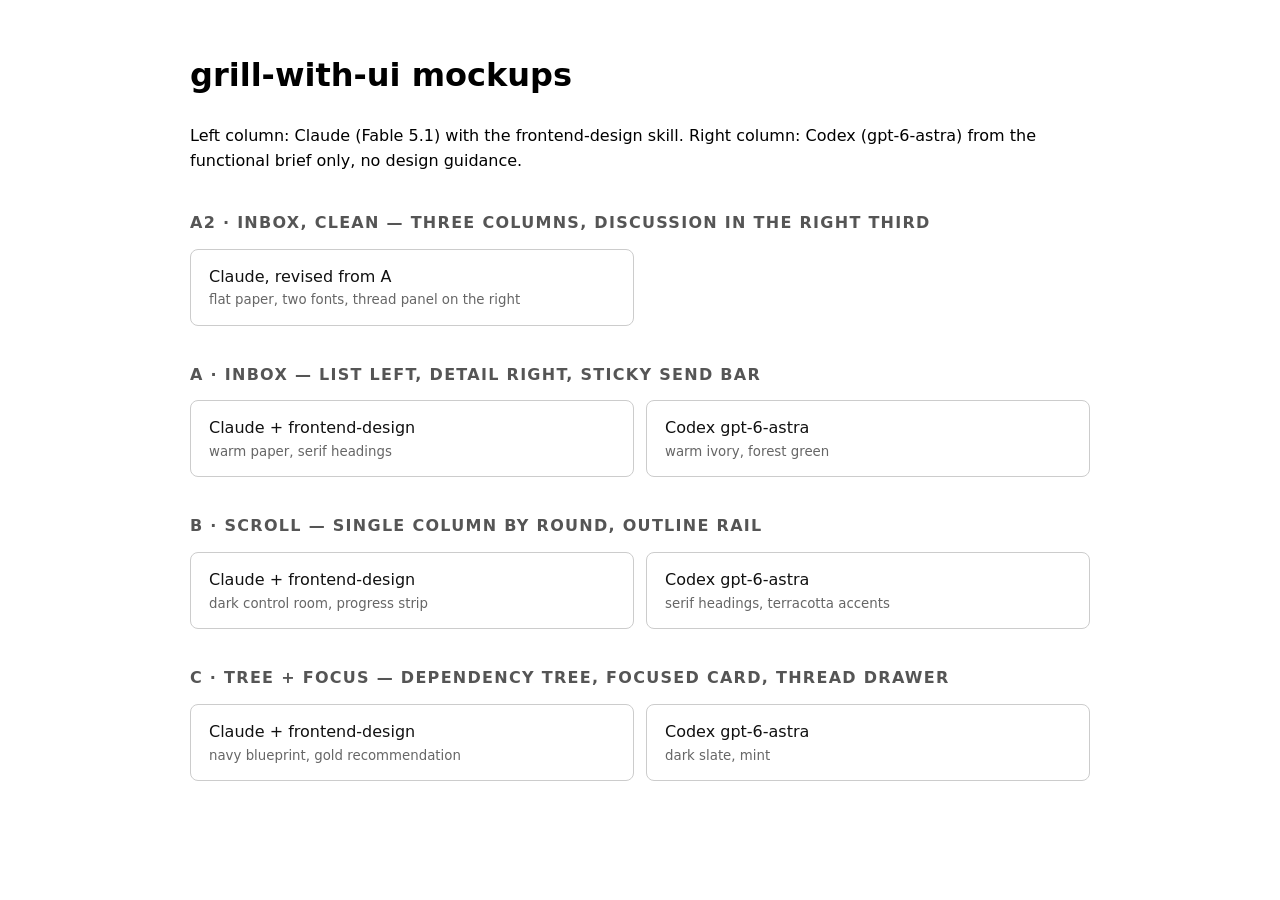
<file: grill-with-ui-fork/design/index.html>
<!doctype html><meta charset="utf-8"><title>grill-with-ui mockups</title>
<style>body{font-family:system-ui;max-width:900px;margin:50px auto;line-height:1.6;padding:0 20px}h2{margin-top:36px;font-size:16px;color:#555;text-transform:uppercase;letter-spacing:.08em}.row{display:grid;grid-template-columns:1fr 1fr;gap:12px}a{display:block;padding:14px 18px;border:1px solid #ccc;border-radius:8px;text-decoration:none;color:#111}a:hover{background:#f4f4f4}small{display:block;color:#666}</style>
<h1>grill-with-ui mockups</h1>
<p>Left column: Claude (Fable 5.1) with the frontend-design skill. Right column: Codex (gpt-6-astra) from the functional brief only, no design guidance.</p>
<h2>A2 · Inbox, clean — three columns, discussion in the right third</h2>
<div class="row"><a href="mockups/a-inbox-clean.html">Claude, revised from A<small>flat paper, two fonts, thread panel on the right</small></a><span></span></div>
<h2>A · Inbox — list left, detail right, sticky send bar</h2>
<div class="row"><a href="mockups/a-inbox.html">Claude + frontend-design<small>warm paper, serif headings</small></a><a href="mockups-codex/a-inbox.html">Codex gpt-6-astra<small>warm ivory, forest green</small></a></div>
<h2>B · Scroll — single column by round, outline rail</h2>
<div class="row"><a href="mockups/b-scroll.html">Claude + frontend-design<small>dark control room, progress strip</small></a><a href="mockups-codex/b-scroll.html">Codex gpt-6-astra<small>serif headings, terracotta accents</small></a></div>
<h2>C · Tree + focus — dependency tree, focused card, thread drawer</h2>
<div class="row"><a href="mockups/c-tree.html">Claude + frontend-design<small>navy blueprint, gold recommendation</small></a><a href="mockups-codex/c-tree.html">Codex gpt-6-astra<small>dark slate, mint</small></a></div>
</file>
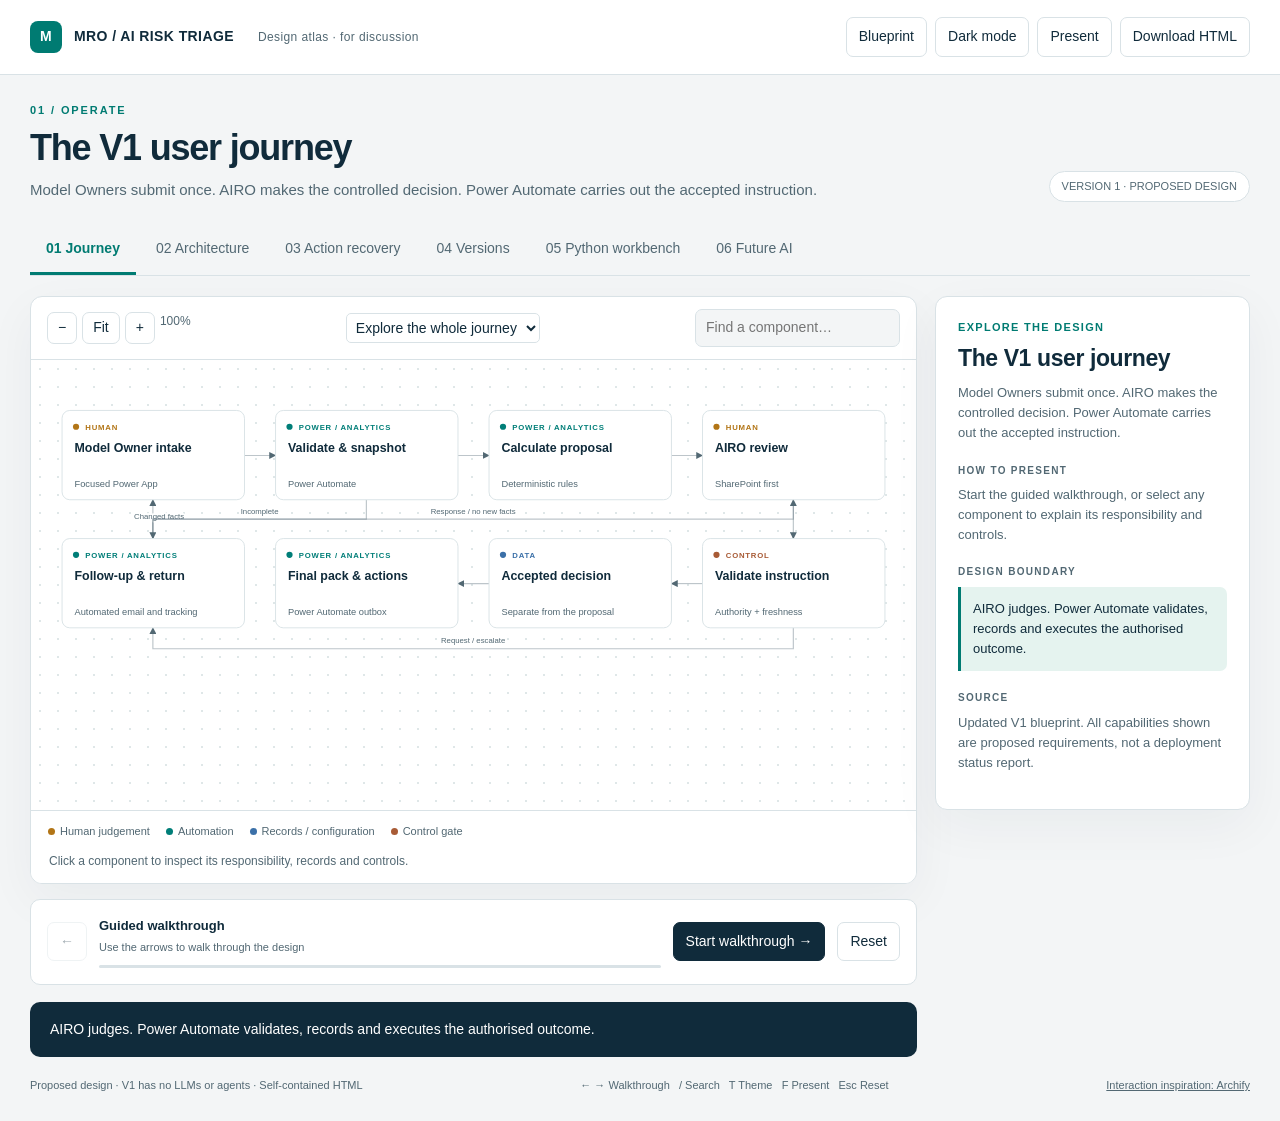
<file: AI-Risk-Triage-System-Map.html>
<!doctype html>
<html lang="en"><head><meta charset="utf-8"><meta name="viewport" content="width=device-width,initial-scale=1"><title>AI Risk Triage · Interactive System Map</title>
<style>
:root{--bg:#f3f5f6;--panel:#fff;--ink:#102b3b;--muted:#526873;--line:#d9e2e6;--accent:#007b72;--soft:#e5f3ef;--grid:#dfe7e8;--human:#b27516;--auto:#007e78;--data:#3b70a8;--gate:#a85b36;--future:#7856b4;--shadow:0 16px 50px #102b3b0c}*{box-sizing:border-box}body{margin:0;background:var(--bg);color:var(--ink);font:14px/1.55 'Segoe UI',Arial,sans-serif}body.dark{--bg:#0c1820;--panel:#14242e;--ink:#edf4f6;--muted:#a9bac4;--line:#304651;--accent:#70d6c1;--soft:#203e3c;--grid:#23343e;--human:#edbe66;--auto:#6cd3c0;--data:#8cb5ef;--gate:#eea57f;--future:#bca0f5;--shadow:0 16px 50px #0003}button,input,select{font:inherit}button{cursor:pointer;border:1px solid var(--line);background:var(--panel);color:var(--ink);padding:8px 12px;border-radius:7px}button:hover{border-color:var(--accent);color:var(--accent)}button:focus-visible,a:focus-visible,input:focus-visible,select:focus-visible{outline:3px solid var(--accent);outline-offset:3px}button:disabled{opacity:.4;cursor:default}.primary{background:var(--ink);color:var(--panel);border-color:var(--ink)}.primary:hover{color:var(--panel);opacity:.85}.top{display:flex;align-items:center;justify-content:space-between;padding:17px 30px;border-bottom:1px solid var(--line);background:var(--panel);gap:16px}.brand{display:flex;align-items:center;gap:12px;font-weight:700;letter-spacing:.4px}.logo{height:32px;width:32px;background:var(--accent);border-radius:8px;display:grid;place-items:center;color:var(--panel)}.top small{color:var(--muted);font-size:12px;font-weight:400;margin-left:12px}.tools{display:flex;gap:8px;flex-wrap:wrap}.wrap{max-width:1680px;margin:auto;padding:27px 30px}.intro{display:flex;justify-content:space-between;align-items:end;gap:24px;margin-bottom:23px}.eyebrow{font-size:11px;font-weight:700;letter-spacing:1.9px;color:var(--accent);text-transform:uppercase}h1{font-size:36px;line-height:1.13;letter-spacing:-1.2px;margin:9px 0 10px}h2{font-size:23px;line-height:1.25;margin:8px 0 10px;letter-spacing:-.4px}p{margin:0 0 14px}.intro p{max-width:790px;color:var(--muted);font-size:15px;margin:0}.badge{font-size:11px;border:1px solid var(--line);border-radius:30px;padding:6px 12px;white-space:nowrap;color:var(--muted);background:var(--panel)}nav{display:flex;gap:4px;border-bottom:1px solid var(--line);margin-bottom:20px;overflow:auto}nav button{border:0;background:none;border-radius:0;padding:13px 16px;white-space:nowrap;color:var(--muted);border-bottom:3px solid transparent}nav button.active{color:var(--accent);border-bottom-color:var(--accent);font-weight:700}.workspace{display:grid;grid-template-columns:minmax(0,1fr) 315px;gap:18px;align-items:start}.canvas-shell{border:1px solid var(--line);border-radius:12px;background:var(--panel);overflow:hidden;box-shadow:var(--shadow)}.mapbar{display:flex;align-items:center;justify-content:space-between;gap:12px;padding:12px 16px;border-bottom:1px solid var(--line)}.mapbar .tools{gap:5px}.mapbar button{padding:4px 10px}.mapbar span{font-size:12px;color:var(--muted)}.viewport{overflow:auto;position:relative;min-height:450px;background:radial-gradient(var(--grid) .8px,transparent .8px);background-size:18px 18px}svg{width:100%;min-width:760px;height:auto;display:block}.node{cursor:pointer;transition:opacity .25s}.node rect{fill:var(--panel);stroke:var(--line);stroke-width:1.2}.node:hover rect,.node.selected rect{stroke:var(--accent);stroke-width:2.5}.node text{fill:var(--ink);pointer-events:none}.node .sub{fill:var(--muted);font-size:12px}.node .cat{font-size:10px;font-weight:700;letter-spacing:1px}.node .title{font-size:16px;font-weight:650}.node.dim{opacity:.22}.node.past rect{stroke:var(--accent)}.edge{fill:none;stroke:var(--muted);stroke-opacity:.38;stroke-width:1.5}.edge.focus{stroke:var(--accent);stroke-opacity:1;stroke-width:2.5}.edge-label{font-size:10px;fill:var(--muted);paint-order:stroke;stroke:var(--panel);stroke-width:5px;stroke-linejoin:round}.legend{display:flex;gap:16px;flex-wrap:wrap;padding:12px 17px;border-top:1px solid var(--line);font-size:11px;color:var(--muted)}.dot{display:inline-block;width:7px;height:7px;border-radius:50%;margin-right:5px}.aside{background:var(--panel);border:1px solid var(--line);border-radius:12px;padding:22px;box-shadow:var(--shadow);min-height:480px}.aside .kind{font-size:11px;font-weight:700;letter-spacing:1.3px;text-transform:uppercase}.aside p{color:var(--muted);font-size:13px}.aside label{display:block;color:var(--muted);font-size:10px;font-weight:700;letter-spacing:1.3px;margin:19px 0 7px;text-transform:uppercase}.control{padding:12px;background:var(--soft);border-left:3px solid var(--accent);border-radius:0 7px 7px 0;font-size:13px}.records{font-size:12px;line-height:1.7;overflow-wrap:anywhere}.tour{display:flex;gap:12px;align-items:center;padding:16px;margin-top:15px;background:var(--panel);border:1px solid var(--line);border-radius:10px}.tour-copy{flex:1;min-width:0}.tour-copy strong{font-size:13px;display:block}.tour-copy small{font-size:11px;color:var(--muted)}.progress{height:3px;background:var(--line);margin-top:7px;border-radius:3px}.progress i{display:block;height:3px;background:var(--accent);transition:width .25s}.takeaway{margin-top:17px;padding:17px 20px;border-radius:10px;background:var(--ink);color:var(--panel);font-size:14px}.bottom{display:flex;justify-content:space-between;gap:12px;color:var(--muted);font-size:11px;margin-top:20px}.bottom a{color:var(--muted)}.search{display:flex;gap:8px;align-items:center;position:relative}.search input{width:205px;border:1px solid var(--line);background:var(--bg);color:var(--ink);border-radius:7px;padding:7px 10px}.results{position:absolute;right:0;top:43px;background:var(--panel);border:1px solid var(--line);border-radius:8px;width:300px;max-height:350px;overflow:auto;z-index:6;box-shadow:var(--shadow)}.results button{display:block;width:100%;text-align:left;border:0;border-bottom:1px solid var(--line);border-radius:0}.results small{display:block;color:var(--muted)}select{border:1px solid var(--line);padding:5px;border-radius:5px;background:var(--panel);color:var(--ink);max-width:235px}.story-note{font-size:12px;color:var(--muted);padding:0 18px 12px;background:var(--panel)}.modal{position:fixed;inset:0;background:#06141bbd;z-index:10;display:none;align-items:center;justify-content:center;padding:30px}.modal.open{display:flex}.dialog{width:950px;max-height:90vh;background:var(--panel);border-radius:12px;padding:25px;overflow:auto}.dialog header{display:flex;justify-content:space-between;align-items:center;gap:12px;position:sticky;top:-25px;background:var(--panel);padding:12px 0}.dialog pre{white-space:pre-wrap;overflow-wrap:anywhere;font:13px/1.7 Consolas,monospace;color:var(--muted)}.stage .intro,.stage .bottom,.stage .top small{display:none}.stage .wrap{max-width:none;padding-top:14px}.stage .viewport{min-height:55vh}.toast{position:fixed;bottom:20px;left:50%;transform:translateX(-50%);background:var(--ink);color:var(--panel);padding:12px 20px;border-radius:8px;z-index:20;display:none}@media(max-width:1000px){.workspace{grid-template-columns:1fr}.aside{min-height:0}.wrap{padding:20px 16px}.top{padding:14px 16px}.top small{display:none}.intro{align-items:start}.search input{width:160px}}@media(max-width:600px){h1{font-size:28px}.top{align-items:flex-start;flex-direction:column}.intro .badge{display:none}.mapbar{flex-wrap:wrap}.tour{flex-wrap:wrap}.bottom{flex-direction:column}.tour-copy{min-width:150px}.mapbar span{display:none}}@media(prefers-reduced-motion:reduce){*{transition:none!important}}@media print{body{background:white!important;color:#102b3b!important}.top,.tools,nav,.tour,.bottom,.modal,.search,.mapbar{display:none!important}.wrap{padding:0}.workspace{grid-template-columns:1fr}.aside{break-inside:avoid;min-height:0;box-shadow:none}.canvas-shell{box-shadow:none}.viewport{overflow:visible;min-height:0}svg{min-width:0!important;width:100%!important}.takeaway{background:#eee;color:#102b3b}.intro{display:block!important}.node.dim{opacity:1}}
</style></head><body>
<header class="top"><div class="brand"><span class="logo">M</span>MRO / AI RISK TRIAGE <small>Design atlas · for discussion</small></div><div class="tools"><button id="sourceBtn">Blueprint</button><button id="theme">Dark mode</button><button id="present">Present</button><button id="export">Download HTML</button></div></header>
<main class="wrap"><div class="intro"><div><div class="eyebrow" id="kicker"></div><h1 id="title"></h1><p id="desc"></p></div><span class="badge" id="phase"></span></div><nav id="tabs" aria-label="Design views"></nav>
<div class="workspace"><section><div class="canvas-shell"><div class="mapbar"><div class="tools"><button id="out" aria-label="Zoom out">−</button><button id="fit">Fit</button><button id="in" aria-label="Zoom in">+</button><span id="zoomLabel">100%</span></div><select id="scenario" aria-label="Journey path"><option value="all">Explore the whole journey</option><option value="confirm">Confirmation path</option><option value="information">Request information</option><option value="escalate">Escalation path</option></select><div class="search"><input id="search" aria-label="Search components" placeholder="Find a component…" autocomplete="off"><div class="results" id="results" hidden></div></div></div><div class="viewport" id="viewport"><svg id="map" viewBox="0 0 1140 610" role="img" aria-label="Interactive architecture diagram"></svg></div><div class="legend" id="legend"></div><div class="story-note" id="scenarioNote">Click a component to inspect its responsibility, records and controls.</div></div>
<div class="tour"><button id="prev" aria-label="Previous story step">←</button><div class="tour-copy"><strong id="storyTitle">Guided walkthrough</strong><small id="storyCount">Use the arrows to walk through the design</small><div class="progress"><i id="progress" style="width:0"></i></div></div><button id="next" class="primary">Start walkthrough →</button><button id="reset">Reset</button></div><div class="takeaway" id="takeaway"></div></section>
<aside class="aside" id="details" aria-live="polite"></aside></div><footer class="bottom"><span>Proposed design · V1 has no LLMs or agents · Self-contained HTML</span><span>← → Walkthrough &nbsp; / Search &nbsp; T Theme &nbsp; F Present &nbsp; Esc Reset</span><a href="https://tt-a1i.github.io/archify/gallery.html" target="_blank" rel="noopener">Interaction inspiration: Archify</a></footer></main>
<div class="modal" id="sourceModal" role="dialog" aria-modal="true" aria-label="Source blueprint"><div class="dialog"><header><h2>Source blueprint</h2><div class="tools"><button id="downloadMd">Download Markdown</button><button id="closeSource">Close</button></div></header><p>The complete source is embedded for offline reference. Diagrams in the map are simplified presentation views. Edit the embedded map data to update their content.</p><pre id="sourceText"></pre></div></div><div class="toast" id="toast" role="status"></div>
<script id="map-data" type="application/json">{"views": [{"id": "journey", "title": "The V1 user journey", "kicker": "01 / OPERATE", "desc": "Model Owners submit once. AIRO makes the controlled decision. Power Automate carries out the accepted instruction.", "nodes": [{"id": "intake", "title": "Model Owner intake", "sub": "Focused Power App", "x": 40, "y": 65, "kind": "human", "owner": "Model Owner", "detail": "Load the approved configurable questionnaire. Capture multiple-choice answers, rationale, use-case information and evidence. Save and resume the same Case.", "control": "Retain the questionnaire version shown in the draft. A correction creates a new input snapshot.", "records": "Case_Submissions · Case_Answers · Evidence_Register"}, {"id": "validate", "title": "Validate & snapshot", "sub": "Power Automate", "x": 315, "y": 65, "kind": "auto", "owner": "Delivery team", "detail": "Check required answers, rationale and evidence references. Freeze a complete input snapshot and resolve a compatible approved rule set.", "control": "Incomplete submissions generate specific gap requests. Version 1 checks presence and format, not semantic evidence quality.", "records": "Input version · questionnaire version · release reference"}, {"id": "calculate", "title": "Calculate proposal", "sub": "Deterministic rules", "x": 590, "y": 65, "kind": "auto", "owner": "AIRO methodology owner", "detail": "Compute materiality score and rating, deal-breakers and proposed second-line triagers. Record every matched rule and contribution.", "control": "Use pinned rule versions. Unsupported or inconsistent configuration stops processing.", "records": "Triage_Proposals · Triage_Result_Details"}, {"id": "review", "title": "AIRO review", "sub": "SharePoint first", "x": 865, "y": 65, "kind": "human", "owner": "AIRO reviewer", "detail": "Review answers, rationale, evidence and rule-level reasons. Select confirmation, an authorised override, a correction, an information request or escalation.", "control": "An optional review Power App uses the same controls. A requested decision is not yet an accepted decision.", "records": "AIRO_Review_Requests"}, {"id": "follow", "title": "Follow-up & return", "sub": "Automated email and tracking", "x": 40, "y": 230, "kind": "auto", "owner": "AIRO / Model Owner", "detail": "Send the relevant questions and a direct Case link. Track requests and escalation responses. Return changed facts through a new submission; otherwise resume review.", "control": "Standing rules may send incomplete-submission notices. Information requests and escalations do not finalise triage.", "records": "Case_Follow_Ups · Action_Outbox"}, {"id": "gate", "title": "Validate instruction", "sub": "Authority + freshness", "x": 865, "y": 230, "kind": "gate", "owner": "Power Automate", "detail": "Check the authenticated reviewer, outcome permission, rationale and exact current input/proposal versions before accepting an instruction.", "control": "Reject stale or unauthorised requests. Corrections recalculate; overrides preserve the original calculated result.", "records": "Review request status · rejection reason"}, {"id": "decision", "title": "Accepted decision", "sub": "Separate from the proposal", "x": 590, "y": 230, "kind": "data", "owner": "AIRO", "detail": "Record confirmation or a permitted override, final rating/routing, reviewer identity and rationale. Retain previous proposals and decisions.", "control": "No final decision for an information request. Protected deal-breakers require explicit override permission.", "records": "AIRO_Decisions"}, {"id": "actions", "title": "Final pack & actions", "sub": "Power Automate outbox", "x": 315, "y": 230, "kind": "auto", "owner": "Operational owner", "detail": "Generate the final pack, update fields and send approved notifications or second-line referrals. Track confirmed action outcomes.", "control": "A confirmed decision remains valid if an email fails. Finalisation waits for required actions and the pack.", "records": "Triage_Packs · Action_Outbox · Triage_Audit_Log"}], "edges": [{"a": "intake", "b": "validate", "label": ""}, {"a": "validate", "b": "calculate", "label": ""}, {"a": "calculate", "b": "review", "label": ""}, {"a": "review", "b": "gate", "label": ""}, {"a": "gate", "b": "decision", "label": ""}, {"a": "decision", "b": "actions", "label": ""}, {"a": "gate", "b": "follow", "label": "Request / escalate"}, {"a": "follow", "b": "intake", "label": "Changed facts"}, {"a": "follow", "b": "review", "label": "Response / no new facts"}, {"a": "validate", "b": "follow", "label": "Incomplete"}], "story": ["intake", "validate", "calculate", "review", "gate", "decision", "actions"], "takeaway": "AIRO judges. Power Automate validates, records and executes the authorised outcome."}, {"id": "architecture", "title": "The system architecture", "kicker": "02 / BUILD", "desc": "Three implementation layers with clear data boundaries. Every processing stage contributes audit events.", "nodes": [{"id": "app", "title": "Intake interface", "sub": "Power Apps", "x": 40, "y": 65, "kind": "human", "owner": "Model Owner", "detail": "Render configurable questions, collect rationale and upload evidence. Link returning users directly to their Case.", "control": "Use a focused app for dynamic intake.", "records": "Question templates · input drafts"}, {"id": "config", "title": "Approved configuration", "sub": "SharePoint release bundle", "x": 315, "y": 65, "kind": "data", "owner": "AIRO / release owner", "detail": "Store questions/options, scoring, weights, bands, deal-breakers, routing, authority rules and action templates.", "control": "One compatible approved release bundle per calculation. New semantics require code changes and testing.", "records": "Versioned configuration lists"}, {"id": "reviewui", "title": "Review workspace", "sub": "SharePoint or optional app", "x": 590, "y": 65, "kind": "human", "owner": "AIRO reviewer", "detail": "Present the Case, evidence, proposal and form for review instructions. Both interfaces submit into the same validation flow.", "control": "Form visibility is not security. Restrict record access by role and Case scope.", "records": "Review queue · AIRO_Review_Requests"}, {"id": "process", "title": "Submission processing", "sub": "Power Automate", "x": 40, "y": 230, "kind": "auto", "owner": "Delivery team", "detail": "Validate a submission snapshot and apply deterministic scoring and routing rules.", "control": "Trigger on eligible submitted versions. Avoid loops caused by the flow updating its own records.", "records": "Processing state · correlation ID"}, {"id": "reviewflow", "title": "Review processing", "sub": "Power Automate", "x": 590, "y": 230, "kind": "gate", "owner": "Delivery team", "detail": "Validate authenticated review submissions against authority and current versions, then store an accepted decision or follow-up.", "control": "Validate before acceptance. Recheck record versions to handle concurrent reviewers.", "records": "AIRO_Decisions · Case_Follow_Ups"}, {"id": "executor", "title": "Action execution", "sub": "Power Automate", "x": 865, "y": 230, "kind": "auto", "owner": "Operational support", "detail": "Claim eligible outbox actions, execute their dependencies and record confirmed or uncertain outcomes.", "control": "Stable unique action keys, bounded retries and reconciliation.", "records": "Action_Outbox"}, {"id": "cases", "title": "Case & proposal data", "sub": "SharePoint Lists", "x": 40, "y": 395, "kind": "data", "owner": "AIRO data owner", "detail": "Store Cases, versioned submissions, answers, proposals and calculation details as distinct logical records.", "control": "Keep reproducible snapshots. Derived status fields do not grant decision authority.", "records": "AI_Use_Cases · Case_Submissions · Triage_Proposals"}, {"id": "files", "title": "Evidence & packs", "sub": "Document libraries", "x": 315, "y": 395, "kind": "data", "owner": "AIRO data owner", "detail": "Store versioned evidence files and generated packs, with metadata linking them to the correct Case and decision.", "control": "Respect access scope and evidence version. Pack generation must finish before its notification.", "records": "Case_Evidence · Evidence_Register · Triage_Packs"}, {"id": "decisions", "title": "Decisions & outbox", "sub": "SharePoint Lists", "x": 590, "y": 395, "kind": "data", "owner": "AIRO / operations", "detail": "Store submitted instructions separately from accepted decisions and executable action instructions.", "control": "Partial multi-list writes must be recoverable through stable references and reconciliation.", "records": "AIRO_Review_Requests · AIRO_Decisions · Action_Outbox"}, {"id": "audit", "title": "Audit & reconciliation", "sub": "Operational records", "x": 865, "y": 395, "kind": "data", "owner": "Operational support", "detail": "Record actors, timestamps, versions, action results and correlation IDs. Resolve incomplete updates and stuck actions.", "control": "Restrict routine edit/delete access. SharePoint lists are not inherently immutable.", "records": "Triage_Audit_Log · failure views"}], "edges": [{"a": "app", "b": "process", "label": ""}, {"a": "config", "b": "process", "label": ""}, {"a": "config", "b": "reviewflow", "label": ""}, {"a": "reviewui", "b": "reviewflow", "label": ""}, {"a": "process", "b": "cases", "label": ""}, {"a": "cases", "b": "reviewui", "label": "Review inputs and proposal"}, {"a": "cases", "b": "files", "label": ""}, {"a": "reviewflow", "b": "decisions", "label": ""}, {"a": "decisions", "b": "executor", "label": ""}, {"a": "executor", "b": "audit", "label": ""}], "story": ["app", "config", "process", "cases", "files", "reviewui", "reviewflow", "decisions", "executor", "audit"], "takeaway": "Separate submitted instructions, accepted decisions and action execution. Use SharePoint as the V1 record store."}, {"id": "recovery", "title": "Approved actions & recovery", "kicker": "03 / CONTROL", "desc": "The outbox tracks authorised work. It supports recovery without treating every retry as a new decision.", "nodes": [{"id": "queue", "title": "Authorised outbox", "sub": "Pending instruction", "x": 40, "y": 65, "kind": "data", "owner": "Review processing", "detail": "Queue actions from an accepted outcome or approved standing rule. Each action links back to its authority and Case version.", "control": "Unique key: Case, source request/decision, action type, recipient and action version.", "records": "Action key · authority reference · dependencies"}, {"id": "claim", "title": "Claim & recheck", "sub": "Power Automate", "x": 315, "y": 65, "kind": "gate", "owner": "Operational support", "detail": "Claim eligible work and check that the source instruction is still current and authorised.", "control": "Prevent parallel execution of the same action. Cancel stale actions or route them for review.", "records": "Processing state · claim timestamp"}, {"id": "execute", "title": "Execute action", "sub": "Email, pack, task or update", "x": 590, "y": 65, "kind": "auto", "owner": "Operational support", "detail": "Generate a pack, issue a notification, update a field or create a permitted referral.", "control": "A notification does not establish second-line acceptance. Respect action dependencies.", "records": "Attempt ID · external reference"}, {"id": "success", "title": "Confirmed success", "sub": "Record completion", "x": 865, "y": 65, "kind": "data", "owner": "Operational support", "detail": "Save the returned reference and confirmed execution outcome. Update the relevant delivery status.", "control": "Finalise only when all required actions and the final pack are complete.", "records": "Succeeded · timestamp · result reference"}, {"id": "retry", "title": "Known failure", "sub": "Bounded retry", "x": 315, "y": 230, "kind": "auto", "owner": "Operational support", "detail": "Retry a known transient failure according to the configured attempt limit.", "control": "Retry the same instruction, not a newly issued duplicate.", "records": "RetryPending · attempts · error details"}, {"id": "uncertain", "title": "Uncertain delivery", "sub": "Reconcile before resend", "x": 590, "y": 230, "kind": "gate", "owner": "Operational support", "detail": "An email may have been accepted by the service before the flow failed to record success. Inspect the outcome before resending.", "control": "An outbox does not guarantee exactly-once delivery. Route uncertainty and exhausted retries to NeedsReview.", "records": "NeedsReview · reconciliation evidence"}, {"id": "cancel", "title": "Stale or withdrawn", "sub": "Cancel / review", "x": 40, "y": 230, "kind": "gate", "owner": "Operational support", "detail": "Stop an action that no longer has valid authority or references superseded data.", "control": "Preserve its history and reason. An action failure never erases the accepted decision.", "records": "Cancelled · audit event"}], "edges": [{"a": "queue", "b": "claim", "label": ""}, {"a": "claim", "b": "execute", "label": ""}, {"a": "execute", "b": "success", "label": ""}, {"a": "execute", "b": "retry", "label": "Known failure"}, {"a": "retry", "b": "claim", "label": "Retry"}, {"a": "execute", "b": "uncertain", "label": "Unknown outcome"}, {"a": "claim", "b": "cancel", "label": "No longer valid"}], "story": ["queue", "claim", "execute", "success", "retry", "uncertain"], "takeaway": "A delivery failure is an operational event. Preserve the AIRO decision and reconcile the action separately."}, {"id": "versions", "title": "Configuration & evidence lineage", "kicker": "04 / REPRODUCE", "desc": "A compatible release and a frozen input snapshot make every proposal and decision traceable.", "nodes": [{"id": "draft", "title": "Draft configuration", "sub": "AIRO methodology", "x": 40, "y": 65, "kind": "human", "owner": "Configuration administrator", "detail": "Propose changes to questions, options, scores, thresholds or routing. Retain stable IDs and a change reason.", "control": "Use approved operators. New calculation semantics require a development change.", "records": "Draft release · change rationale"}, {"id": "test", "title": "Test candidate", "sub": "Regression + parity", "x": 315, "y": 65, "kind": "auto", "owner": "AI Tech and Tooling / AIRO", "detail": "Run reference Cases and compare Python with Power Automate on scores, ratings, deal-breakers and triagers.", "control": "Include boundaries, rounding, missing values and precedence.", "records": "Golden Cases · parity report"}, {"id": "approve", "title": "Approve release", "sub": "AIRO + release owner", "x": 590, "y": 65, "kind": "gate", "owner": "AIRO / release owner", "detail": "Approve methodology and deployment, then publish one compatible release bundle.", "control": "Retain approval evidence, effective date and the previous release for rollback.", "records": "Release approval"}, {"id": "active", "title": "Published bundle", "sub": "Versioned configuration", "x": 865, "y": 65, "kind": "data", "owner": "Release owner", "detail": "Reference exact questionnaire, rules and relevant authority/template versions through an active release pointer.", "control": "Do not combine partly published lists or silently reinterpret old drafts.", "records": "Release ID · version references"}, {"id": "snapshot", "title": "Input snapshot", "sub": "Case submission", "x": 865, "y": 230, "kind": "data", "owner": "Submission processing", "detail": "Pin the questionnaire shown and an approved compatible rule version at submission.", "control": "Ineligible draft versions require explicit migration. New facts create a new input version.", "records": "Case ID · input version · evidence versions"}, {"id": "proposal", "title": "Reproducible proposal", "sub": "Calculated outcome", "x": 590, "y": 230, "kind": "data", "owner": "Calculation flow", "detail": "Retain the implementation version and all rule-level contributions with the input and rule versions.", "control": "A changed input invalidates the affected current proposal. Historical records remain available.", "records": "Proposal ID · calculation details"}, {"id": "record", "title": "Decision & pack", "sub": "Accepted outcome", "x": 315, "y": 230, "kind": "data", "owner": "AIRO / action flow", "detail": "Link the accepted decision to its proposal and the generated pack to that decision.", "control": "A new release does not rewrite past Cases. Historical reassessment requires a new calculation record.", "records": "Decision ID · pack version"}], "edges": [{"a": "draft", "b": "test", "label": ""}, {"a": "test", "b": "approve", "label": ""}, {"a": "approve", "b": "active", "label": ""}, {"a": "active", "b": "snapshot", "label": ""}, {"a": "snapshot", "b": "proposal", "label": ""}, {"a": "proposal", "b": "record", "label": ""}], "story": ["draft", "test", "approve", "active", "snapshot", "proposal", "record"], "takeaway": "Business version IDs connect the complete assessment. SharePoint version history supports, but does not replace, that lineage."}, {"id": "python", "title": "Python analytical workbench", "kicker": "05 / IMPROVE", "desc": "A separate AIRO-operated workbench evaluates candidate rules using reproducible historical snapshots.", "nodes": [{"id": "dataset", "title": "Historical snapshot", "sub": "Approved export or access", "x": 40, "y": 65, "kind": "data", "owner": "AIRO", "detail": "Select versioned historical inputs, evidence metadata and reference decisions. Record scope and quality limitations.", "control": "Historical overrides are reference judgements to assess, not automatic ground truth.", "records": "Dataset version · scope · reference outcomes"}, {"id": "candidate", "title": "Candidate rules", "sub": "Versioned analytical run", "x": 40, "y": 230, "kind": "data", "owner": "AIRO methodology owner", "detail": "Compare the approved baseline with a candidate version. Record Python code version and parameters.", "control": "Read-only analysis of live data. No automatic production rule changes.", "records": "Run ID · code version · rule versions"}, {"id": "calibrate", "title": "Calibration", "sub": "Methodology alignment", "x": 315, "y": 65, "kind": "auto", "owner": "AIRO analyst", "detail": "Assess alignment of scores, thresholds and triggers with agreed reference judgements and override patterns.", "control": "AIRO interprets results and sets acceptance criteria.", "records": "Calibration findings"}, {"id": "backtest", "title": "Backtesting", "sub": "Historical impact", "x": 590, "y": 65, "kind": "auto", "owner": "AIRO analyst", "detail": "Apply current and candidate rules to the same historical Cases and compare changed outcomes.", "control": "Use identical input snapshots for a meaningful comparison.", "records": "Changed ratings · routing · Case list"}, {"id": "sensitivity", "title": "Sensitivity analysis", "sub": "Boundary behaviour", "x": 315, "y": 230, "kind": "auto", "owner": "AIRO analyst", "detail": "Vary permitted parameters or input scenarios to identify outcomes sensitive to small changes.", "control": "Define the scenario scope and parameter ranges.", "records": "Boundary Cases · sensitivity results"}, {"id": "regression", "title": "Regression & monitoring", "sub": "Repeatability and trends", "x": 590, "y": 230, "kind": "auto", "owner": "AIRO / tooling", "detail": "Rerun approved reference Cases. Track score distributions, overrides and completeness over time.", "control": "Analytical tests complement Power Platform end-to-end UAT.", "records": "Regression differences · monitoring trends"}, {"id": "impact", "title": "Impact & approval", "sub": "AIRO review", "x": 865, "y": 65, "kind": "gate", "owner": "AIRO methodology owner", "detail": "Review benefits, changed Cases and test evidence. Refine or approve the candidate methodology.", "control": "AIRO owns the judgement; AI Tech and Tooling maintains the framework.", "records": "Impact report · approval record"}, {"id": "release", "title": "Parity & release", "sub": "Controlled publication", "x": 865, "y": 230, "kind": "gate", "owner": "Release owner", "detail": "Verify matching Python and Power Automate outputs before publishing a new configuration version.", "control": "No silent reassessment of historical Cases. Retain a rollback version.", "records": "Parity evidence · approved release"}], "edges": [{"a": "dataset", "b": "calibrate", "label": ""}, {"a": "candidate", "b": "sensitivity", "label": ""}, {"a": "calibrate", "b": "backtest", "label": ""}, {"a": "sensitivity", "b": "regression", "label": ""}, {"a": "backtest", "b": "impact", "label": ""}, {"a": "regression", "b": "release", "label": ""}, {"a": "impact", "b": "release", "label": ""}], "story": ["dataset", "candidate", "calibrate", "backtest", "sensitivity", "regression", "impact", "release"], "takeaway": "AIRO runs and interprets the workbench. Approved changes pass parity and release controls before entering V1."}, {"id": "future", "title": "Future intelligence & handover", "kicker": "06 / FUTURE PHASE", "desc": "A proposed extension after value, access and operating arrangements are proven. It is outside the V1 release gate.", "nodes": [{"id": "sources", "title": "Case & evidence", "sub": "SharePoint and agreed sources", "x": 40, "y": 65, "kind": "data", "owner": "Source system owners", "detail": "Provide versioned facts and evidence. Use MARM references when agreed access exists.", "control": "MARM remains the governance record where agreed. This is not a competing governance lifecycle.", "records": "Stable Case/model IDs · source versions"}, {"id": "state", "title": "Shared Case State", "sub": "Confirmed and candidate facts", "x": 315, "y": 65, "kind": "data", "owner": "AIRO data owner", "detail": "Separate confirmed facts from candidate LLM observations. Retain evidence provenance and unresolved issues.", "control": "Carry access scope and source versions through downstream sharing.", "records": "Facts · evidence links · unresolved objectives"}, {"id": "policy", "title": "Policy supervisor", "sub": "Deterministic authority", "x": 590, "y": 65, "kind": "gate", "owner": "MRO policy owner", "detail": "Determine permitted tools, mandatory human gates, budgets and action constraints from current state.", "control": "An LLM cannot grant permissions or change risk methodology.", "records": "Policy decision · permitted actions"}, {"id": "coordinator", "title": "Agentic Coordinator", "sub": "Select a permitted next action", "x": 865, "y": 65, "kind": "future", "owner": "AI Tech and Tooling", "detail": "Observe objectives and state. Select an approved evidence-processing action, using a bounded LLM router where useful.", "control": "Autonomy is bounded by approved policy and tool contracts.", "records": "Action proposal · structured rationale"}, {"id": "tools", "title": "Approved LLM tools", "sub": "Evidence processing", "x": 865, "y": 230, "kind": "future", "owner": "Domain/tool owners", "detail": "Extract evidence with citations, flag semantic conflicts, propose targeted questions and draft review packs.", "control": "LLM outputs remain advisory until verified. Scoring stays deterministic.", "records": "Candidate facts · citations · draft outputs"}, {"id": "verify", "title": "Verify & replan", "sub": "Update or escalate", "x": 590, "y": 230, "kind": "gate", "owner": "Coordinator controls", "detail": "Check output schema, citations, authority and consistency. Update State, replan or pause for human judgement.", "control": "AIRO retains protected decisions. Unsupported output does not become authoritative.", "records": "Verification record · updated State"}, {"id": "knowledge", "title": "Confirmed knowledge", "sub": "Evidence reuse", "x": 315, "y": 230, "kind": "data", "owner": "AIRO / validation teams", "detail": "Share confirmed facts, risks, evidence references and open issues for validation handover.", "control": "Owners still submit required model documentation and code. Respect source access rights.", "records": "Handover package · advisory considerations"}, {"id": "ivt", "title": "Independent Validation", "sub": "Scope and conclusions", "x": 40, "y": 230, "kind": "human", "owner": "Independent Validation", "detail": "Use earlier evidence to reduce repeated questions and inform initial review. Return agreed status to the AIRO view.", "control": "Independent Validation owns its scope and conclusions.", "records": "Validation references · status updates"}], "edges": [{"a": "sources", "b": "state", "label": ""}, {"a": "state", "b": "policy", "label": ""}, {"a": "policy", "b": "coordinator", "label": ""}, {"a": "coordinator", "b": "tools", "label": ""}, {"a": "tools", "b": "verify", "label": ""}, {"a": "verify", "b": "state", "label": "Verified update"}, {"a": "verify", "b": "knowledge", "label": ""}, {"a": "knowledge", "b": "ivt", "label": ""}], "story": ["sources", "state", "policy", "coordinator", "tools", "verify", "knowledge", "ivt"], "takeaway": "Reuse confirmed evidence to reduce repeat questions while preserving AIRO and Independent Validation decision rights."}], "source": "# AI Risk Triage Version 1 Blueprint\n\n**Status:** Proposed design for AIRO feedback and implementation planning  \n**Scope:** Deterministic Power Platform workflow, with AIRO review  \n**Revision:** Updated to reflect automated execution of AIRO outcomes\n\n## Purpose and design principle\n\nProvide a quick operational workflow for Model Owners to submit use-case information and for AI Risk Oversight (AIRO) to review materiality scores, deal-breakers and proposed second-line (2LoD) triagers. Power Automate handles processing, records and approved follow-up. This document describes requirements to implement and verify, rather than asserting that these controls already exist.\n\n> The system validates, calculates and proposes. AIRO reviews and makes the controlled decision. Power Automate validates the decision submission, records the accepted outcome and executes the authorised actions.\n\nUse one focused Power App for intake because it must load configurable questions. Start AIRO review with SharePoint views and standard forms. Add another Power App only where user testing demonstrates a material gap. Version 1 has no LLMs or agents. A separate Python analytical workbench supports rule testing and calibration. Future AI enhancements are a separate phase.\n\n## 1. User journey\n\nThe Model Owner enters information once and returns to the same Case when additional information is needed. AIRO reviews through a linked SharePoint workspace. Emails provide notifications and links back to the Case so that structured responses and decisions remain recorded.\n\n```mermaid\nflowchart TD\n    A[\"Model Owner saves draft and submits intake\"] --> B[\"Freeze submission and validate required information\"]\n    B -->|Incomplete| C[\"Power Automate records gaps and sends return link\"]\n    C --> A\n    B -->|Complete| D[\"Apply pinned approved rules and store proposal\"]\n    D --> E[\"AIRO reviews evidence, score and proposed triagers\"]\n    E --> F[\"Submit decision or follow-up instruction\"]\n    F --> G{\"Authority, rationale and version checks pass?\"}\n    G -->|No| E\n    G -->|Yes| H{\"Accepted outcome\"}\n    H -->|Correct inputs or request information| I[\"Record request and automate follow-up\"]\n    I --> A\n    H -->|Escalate| J[\"Record escalation, notify recipient and wait\"]\n    J --> K{\"Response changes inputs?\"}\n    K -->|Yes| A\n    K -->|No| E\n    H -->|Confirm or authorised override| L[\"Record final decision separately from proposal\"]\n    L --> M[\"Generate final pack and execute approved actions\"]\n    M --> N[\"Track delivery and resolve failed actions\"]\n```\n\n### Review outcomes and automated execution\n\n| AIRO outcome | Human responsibility | Power Automate responsibility |\n|---|---|---|\n| Confirm | Accept the current proposal | Validate authority and freshness, save the decision, generate the pack and execute approved actions |\n| Correct input | Identify factual corrections and the person authorised to make them | Return the relevant fields, retain history, create a new submission version and recalculate before confirmation |\n| Authorised override | Specify the permitted change and record why it is justified | Validate override authority, preserve the calculated proposal and record the distinct final outcome |\n| Request information | Identify the questions or evidence required | Record the request, update status, email the return link and track the response |\n| Escalate | Identify the issue and authorised recipient | Record the escalation, notify the recipient and track the response before review resumes |\n\nAn information request or escalation does not create a final triage result. A factual correction is not an override: changed inputs require recalculation. AIRO may edit inputs only where the agreed role permissions permit this, with the source and reason recorded.\n\nAutomated mandatory-field reminders and incomplete-submission notices may run under an approved standing rule. They do not require a new AIRO decision on every occasion. Version 1 still requires AIRO confirmation or an authorised override for the final triage outcome.\n\n## 2. Technical design\n\nThe architecture separates input records, system proposals, submitted review instructions, accepted decisions and action execution. Both review interfaces use the same processing controls.\n\n```mermaid\nflowchart TD\n    subgraph UX[\"User experience\"]\n        U1[\"Model Owner intake Power App\"]\n        U2[\"AIRO SharePoint review and decision form\"]\n        U3[\"Optional AIRO review Power App\"]\n    end\n    subgraph CFG[\"Controlled SharePoint configuration\"]\n        C1[\"Approved question templates\"]\n        C2[\"Versioned scoring and routing rule sets\"]\n        C3[\"Authorities, action mappings and templates\"]\n    end\n    subgraph PROC[\"Power Automate\"]\n        P1[\"Validate and snapshot submission\"]\n        P2[\"Calculate deterministic proposal\"]\n        P3[\"Validate review instruction and current versions\"]\n        P4[\"Process accepted outcome and queue actions\"]\n    end\n    subgraph DATA[\"SharePoint records and document libraries\"]\n        S1[\"Cases, input snapshots and evidence references\"]\n        S2[\"Proposals and calculation details\"]\n        S3[\"Submitted review instructions\"]\n        S4[\"Accepted decisions and follow-up records\"]\n        S5[\"Action outbox and execution status\"]\n    end\n    C1 --> U1\n    C1 --> P1\n    U1 --> P1\n    P1 --> S1\n    P1 -->|Complete submission| P2\n    C2 --> P2\n    S1 --> P2\n    P2 --> S2\n    S1 --> U2\n    S2 --> U2\n    S1 --> U3\n    S2 --> U3\n    U2 --> S3\n    U3 --> S3\n    S3 --> P3\n    C3 --> P3\n    S1 --> P3\n    S2 --> P3\n    P3 -->|Valid| P4\n    P3 -->|Invalid or stale| S3\n    C3 --> P4\n    P4 --> S4\n    P4 --> S5\n    P1 -->|Configured incomplete-submission notice| S5\n```\n\nThe optional Power App is an alternative interface, not an extra review step. Rejected instructions retain a rejection reason and do not authorise downstream actions. Every processing stage writes audit events, omitted from this diagram for readability.\n\n### Automated action execution\n\n```mermaid\nflowchart TD\n    A[\"Authorised action in SharePoint outbox\"] --> B[\"Power Automate claims eligible action\"]\n    B --> C{\"Still authorised and current?\"}\n    C -->|No| D[\"Cancel or route for review\"]\n    C -->|Yes| E[\"Execute configured action\"]\n    E --> F{\"Execution outcome\"}\n    F -->|Confirmed success| G[\"Record result and completion reference\"]\n    F -->|Known retryable failure| H[\"Record failure and schedule bounded retry\"]\n    H --> B\n    F -->|Uncertain outcome or retry limit| I[\"Operations queue for reconciliation\"]\n```\n\nSupported action types include information-request emails, escalation notifications, Case status updates, final-pack generation and approved 2LoD referrals or tasks. A referral notification does not mean the receiving team has accepted or completed the work. Track those separately if required.\n\n## 3. Configurable questions and deterministic rules\n\nAIRO owns the methodology. Authorised administrators maintain draft configuration through SharePoint Lists. Power Automate implements a limited, documented set of rule operators, such as equality, membership, numeric comparisons and approved combinations. New operators or changes to calculation semantics require development and testing.\n\n| Configuration | Contents | Change approach |\n|---|---|---|\n| Questionnaire | Stable question and option IDs, wording, ordering and sections | Publish a new questionnaire version |\n| Response requirements | Required answers, rationale, evidence and supported conditional display | Validate through both intake and submission processing |\n| Materiality scoring | Option scores, weights, aggregation and missing-value treatment | Test current and candidate rule sets |\n| Rating bands | Thresholds and inclusive/exclusive boundaries | Verify boundary Cases and approve a new version |\n| Deal-breakers | Conditions, consequences, precedence and reason codes | Explicit regression tests and AIRO approval |\n| 2LoD routing | Trigger conditions, team identifiers and routing reasons | AIRO approval with relevant 2LoD agreement |\n| Authorities and outcomes | Reviewer roles, override permissions and permitted transitions | Controlled access and workflow change |\n| Actions and templates | Outcome-to-action mappings, recipients, notification content and pack layout | Review recipient rules and test generated outputs |\n\n### Version lifecycle\n\n1. **Draft:** administrator creates a candidate version with a change reason.\n2. **Test:** run configuration validation, relevant analytical tests and end-to-end regression checks.\n3. **Approve:** AIRO approves methodology changes and the designated release owner approves deployment.\n4. **Publish:** activate one compatible release bundle with an effective date.\n5. **Retire:** retain earlier versions for reproduction and controlled rollback.\n\nA release bundle references the exact questionnaire, rule-set and applicable policy/template versions. Treat publication as a controlled release with a single active bundle pointer so flows cannot combine partially published settings.\n\nAt draft creation, retain the questionnaire version displayed to the Model Owner. At submission, create an input snapshot and resolve an approved compatible rule set. If the draft version is no longer eligible, explain the change and require an explicit migration or resubmission. Never silently reinterpret old answers against new questions.\n\nEvery calculation pins the input, evidence, questionnaire, rule-set and calculation implementation versions. Resubmissions retain the Case ID and create a new input version. Use the existing rule set when policy permits, or record an explicit approved migration. Publishing a new configuration does not automatically rewrite historical results.\n\n## 4. SharePoint records and evidence storage\n\nThese are logical records. Related configuration entities can share physical lists where permissions and versioning remain clear. Keep the first implementation small, while preserving distinct input, proposal and decision records.\n\n| Logical record | Suggested list or library | Minimum information |\n|---|---|---|\n| Case register | `AI_Use_Cases` | Case ID, owner, current input/proposal/decision references and lifecycle status |\n| Submission snapshot | `Case_Submissions` | Case ID, input version, questionnaire version, release reference, submitter, timestamp and processing status |\n| Answers | `Case_Answers` | Submission ID, question ID, option ID, rationale and evidence references |\n| Evidence register | `Evidence_Register` | Evidence ID, Case ID, document location and version, uploader and date |\n| Evidence files | `Case_Evidence` document library | Versioned files with access appropriate to the Case |\n| Triage proposals | `Triage_Proposals` | Proposal ID, pinned versions, computed score/rating, deal-breakers, triagers and freshness status |\n| Calculation details | `Triage_Result_Details` | Rule IDs, input references, score contributions, matched conditions and reason codes |\n| Review submissions | `AIRO_Review_Requests` | Requested outcome, proposal/input version, authenticated submitter, rationale and processing status |\n| Accepted decisions | `AIRO_Decisions` | Decision ID, accepted outcome, final rating/routing, reviewer, timestamp, proposal reference and override reason |\n| Follow-up tracking | `Case_Follow_Ups` | Request/escalation ID, source instruction, questions, recipient, due date, response and status |\n| Action outbox | `Action_Outbox` | Unique action key, authority reference, action type, recipient, payload reference, attempts and execution outcome |\n| Audit events | `Triage_Audit_Log` | Event ID, Case and version references, actor, time, event type, outcome and correlation ID |\n| Final packs | `Triage_Packs` document library | Pack ID/version, accepted decision reference, generation status and publication location |\n| Configuration | Versioned configuration lists | Release register, questionnaires/options, scoring/bands, deal-breakers, routing, authorities and templates |\n| Analytical runs | Separate workbench run register | Dataset snapshot, code and candidate rule versions, results and approval references |\n\nDo not store final authority in a freely editable Case status field. The accepted decision record authorises finalisation. Treat summary fields on the Case register as derived views of the underlying records.\n\nEnable and configure SharePoint version history for relevant lists and libraries. It supports tracking and restoring changes, while explicit business version IDs connect the complete calculation and decision. See [Microsoft guidance on version history](https://support.microsoft.com/en-us/sharepoint/lists/documents-and-library/how-versioning-works-in-lists-and-libraries).\n\n## 5. Processing, lifecycle and operational controls\n\n### Flow responsibilities\n\n| Flow | Trigger and responsibility |\n|---|---|\n| Submission processing | Process a submitted input version, validate requirements and create a reproducible proposal or structured gap request |\n| Review processing | Process a submitted review instruction, validate the authenticated reviewer and current proposal, then record the accepted outcome |\n| Action execution | Execute eligible outbox actions, respect dependencies and record outcomes |\n| Reconciliation | Find incomplete multi-record updates, stuck runs, missing actions and uncertain delivery outcomes |\n| Configuration release | Validate and activate an approved compatible release bundle |\n\nUse trigger conditions and explicit processing states to prevent a flow from repeatedly triggering itself when it updates a SharePoint item. Microsoft describes this pattern in [Power Automate anti-pattern guidance](https://learn.microsoft.com/en-us/power-automate/guidance/coding-guidelines/avoid-anti-patterns).\n\n### Lifecycle\n\n| Case status | Meaning and exit condition |\n|---|---|\n| Draft | Owner can edit before submission |\n| Submitted / Processing | Frozen input awaits validation and calculation |\n| Awaiting owner | Missing information or a factual correction requires a new submission |\n| Ready for AIRO review | A current proposal is available |\n| Awaiting escalation response | Recorded escalation awaits an authorised response |\n| Decision confirmed | AIRO decision is accepted, with finalisation actions pending |\n| Finalised | Final pack exists and all required finalisation actions have confirmed outcomes |\n\nTrack technical errors, action delivery and proposal freshness separately from the business status. A failed email does not erase an accepted decision. A newly submitted input version invalidates the affected current proposal and blocks confirmation against it. After finalisation, a material change starts a new assessment cycle under the same Case and preserves the earlier decision and pack.\n\n### Required controls\n\n- **Authority before acceptance:** validate the authenticated submitter, permitted outcome, required rationale and current input/proposal references before creating an accepted decision or action.\n- **Concurrency:** prevent two reviewers or workers from processing the same current record concurrently. Recheck the record version before committing an outcome.\n- **Complete snapshots:** only calculate once all records for a submission are ready. Reject missing, inconsistent or unsupported configuration.\n- **Evidence limits:** automated validation checks required references and formats. AIRO assesses evidence quality, relevance and semantic consistency in Version 1.\n- **Proposal transparency:** retain the rule-level score breakdown, calculation reasons and source answers. Template-generated reasons explain rule matches; they do not independently substantiate the owner's claims.\n- **Override controls:** preserve calculated and final outcomes separately. Do not allow an override of a protected deal-breaker unless the approved policy explicitly permits it.\n- **Audit protection:** restrict routine editing/deletion of accepted decisions and audit events and use corrective events for changes. Define retention and privileged administration controls. An ordinary SharePoint list is not inherently immutable.\n- **Access:** owners access their authorised Cases, reviewers access their assigned scope, administrators maintain configuration and automation identities receive required permissions. Hiding fields in a form is not an access control.\n- **Operational ownership:** assign flow owners, connection support, alert recipients and a failure-resolution process. Keep durable decision and action evidence outside transient flow history.\n\n### Action outbox controls\n\nThe outbox is a small SharePoint list of authorised work instructions, not an additional user interface. Link each action to its accepted review outcome or approved standing rule. A final-pack action depends on an accepted final decision; a final-notification action depends on successful pack creation.\n\nUse a unique key derived from the Case, source decision/request, action type, recipient and action version. Claim an eligible action before execution and record `Pending`, `Processing`, `Succeeded`, `RetryPending`, `NeedsReview` or `Cancelled` as appropriate. Persist attempts, timestamps, error details and any external reference returned.\n\nAn outbox alone does not guarantee exactly-once email or task delivery. If a service accepts an action but the flow fails before recording success, delivery is uncertain. Reconcile it before resending when duplicate delivery matters. Use bounded retries for known retryable failures and a visible operations queue for unresolved outcomes.\n\nSharePoint updates across multiple lists must have a recoverable processing design. Use stable correlation IDs, intermediate states and reconciliation so a partially completed decision/action sequence can resume without issuing a second decision or repeating completed actions.\n\n## 6. User experience and when to add Power Apps\n\n| User | Initial experience | Add a Power App when |\n|---|---|---|\n| Model Owner | Focused intake app with configurable choices, rationale, evidence upload, save/resume and return links | Included in Version 1 because dynamic questionnaire rendering is required |\n| AIRO reviewer | SharePoint review queue, Case summary, evidence/pack links and a standard review-instruction form | UAT shows that reviewing related records or submitting controlled decisions is cumbersome or error-prone |\n| Configuration administrator | Restricted SharePoint draft lists and release workflow | Preview, bulk editing or dependency checks justify a tailored interface |\n| Operational support | SharePoint failure and pending-action views | Volume or triage needs exceed usable standard views |\n\nAIRO should see the current answers, rationale, evidence, score breakdown and proposed triagers before selecting an outcome. Users should not need to open Power Automate to operate the process. Notify them with a direct Case link and clearly show whether a request or notification has been sent, failed or awaits action.\n\n## 7. Separate Python calibration and testing workbench\n\nAIRO operates the analytical workbench on controlled historical snapshots. AI Tech and Tooling maintains the Python framework and reproducible calculation implementation. AIRO owns methodology, reference outcomes, interpretation and approval of candidate rule changes.\n\n| Capability | Purpose | Example output |\n|---|---|---|\n| Calibration | Assess how scores, thresholds and triggers align with agreed reference judgements | Proposed adjustments with supporting analysis |\n| Backtesting | Apply current and candidate versions to the same historical Cases | Changed ratings, changed 2LoD routing and affected Case list |\n| Sensitivity analysis | Vary permitted parameters or input scenarios | Boundary Cases and outcomes sensitive to small changes |\n| Regression testing | Check approved reference Cases and expected behaviour | Pass/fail differences, including deal-breakers and rule precedence |\n| Periodic monitoring | Track score distributions, override patterns and data completeness | Trends and review prompts for AIRO |\n\n```mermaid\nflowchart TD\n    A[\"Frozen historical Cases and reference outcomes\"] --> C[\"Python analytical workbench\"]\n    B[\"Current and candidate rule versions\"] --> C\n    C --> D[\"Impact report and regression evidence\"]\n    D --> E{\"AIRO approves candidate?\"}\n    E -->|Refine| B\n    E -->|Yes| F[\"Verify Power Automate parity and approve release\"]\n    F --> G[\"Publish new SharePoint configuration version\"]\n```\n\nBegin with an approved versioned export if direct data access is unavailable. Record dataset scope and limitations alongside the code and configuration versions. Historical AIRO decisions and overrides are reference judgements to evaluate, not automatically objective ground truth.\n\nThe Python and Power Automate calculations must produce matching scores, ratings, deal-breakers and triagers for the same input and rule versions. Test parity, including thresholds, rounding, missing values and rule precedence, before publishing changes. Python regression testing complements end-to-end Power Platform UAT covering intake, permissions and action execution.\n\nThe workbench cannot change live rules automatically. Approved publication affects eligible future calculations. Reassessment of historical Cases requires an explicit decision and a new calculation record.\n\n## 8. Future LLM support and validation integration\n\nThis phase requires proven value, an agreed operating model and approved access/hosting. It is outside the Version 1 release gate.\n\nPotential capabilities include evidence extraction with citations, semantic conflict detection, targeted questions, evidence-linked pack drafting and reuse of confirmed facts for Independent Validation. A policy-governed Coordinator can choose permitted evidence-processing actions from current Case State, invoke approved tools, verify results and replan as information changes.\n\nDeterministic policy controls authority and permitted actions. LLMs can recommend actions and draft observations within those boundaries. AIRO retains protected risk decisions; Independent Validation retains its own scope and conclusions.\n\nUse stable Case/model identifiers, source versions and access controls for handover. Share confirmed facts, unresolved issues, evidence references and advisory validation considerations. Model Owners still provide the documentation and code required for validation. Returning validation status to the AIRO view supports coordination. MARM remains the governance record where agreed; shared evidence and analytical work do not create a competing governance lifecycle.\n\n## 9. Delivery sequence and acceptance criteria\n\n### Delivery sequence\n\n1. Confirm Power Apps, Power Automate and SharePoint access, approved environments, connectors, licences and operating support.\n2. Agree the questionnaire and deterministic methodology with AIRO, using the PwC Python tool as the reference where approved.\n3. Implement versioned configuration and the intake-to-proposal path.\n4. Implement review-instruction validation, accepted decisions and automated actions.\n5. Complete end-to-end UAT, failure recovery and access tests before controlled release.\n6. Develop the Python workbench in parallel. Retain minimum rule regression and calculation-parity evidence as a Version 1 release requirement.\n\n### Acceptance criteria\n\n- Configurable multiple-choice questions load correctly with rationale and evidence requirements.\n- Drafts resume on the correct questionnaire version, and incompatible changes require explicit migration.\n- Incomplete submissions return specific gaps without generating a misleading final score.\n- Approved reference Cases match the expected PwC/approved methodology outcomes.\n- AIRO can confirm, request corrections/information, escalate and make permitted overrides through the chosen interface.\n- Unauthorised or stale review instructions cannot create an accepted decision or downstream actions.\n- New inputs trigger recalculation, and previous proposals/decisions remain traceable.\n- Rule changes require a tested, approved release and do not silently recalculate past Cases.\n- Final packs contain the input/rule references, proposal, AIRO decision, rationale, evidence links and relevant action status.\n- Duplicate triggers, concurrent reviews, partial updates and uncertain notification outcomes have tested recovery paths.\n- Access restrictions and agreed retention settings operate in the deployed environment.\n- AIRO can operate the journey without using the flow editor, and support can resolve failures from documented queues.\n\n## 10. Decisions for AIRO and delivery teams\n\n| Decision to confirm | Suggested accountable role |\n|---|---|\n| Final question set, scoring, deal-breakers and 2LoD routing | AIRO methodology owner |\n| Permitted overrides, escalation routes and response expectations | AIRO lead with relevant 2LoD stakeholders |\n| Sufficiency of standard SharePoint review | AIRO users with delivery lead |\n| Configuration approval and version-migration policy | AIRO methodology owner and release owner |\n| Recipient mappings, final-pack content and required completion actions | AIRO operational owner |\n| Access, retention, automation connections and support arrangements | Delivery lead with relevant technology/control owners |\n| Analytical reference Cases and Python parity criteria | AIRO methodology owner with AI Tech and Tooling |\n\n## Revision summary\n\n- Updated all original sections to reflect human decisions with automated execution.\n- Corrected the architecture so submitted review instructions pass validation before becoming accepted decisions.\n- Distinguished factual corrections, overrides, information requests and escalations.\n- Added the missing outbox, review-request, follow-up and document-library records.\n- Clarified compatible configuration releases, submission snapshots and stale-result handling.\n- Replaced absolute audit and duplicate-prevention claims with specific controls and recovery requirements.\n- Added the separate Python workbench, future integration scope and operational acceptance criteria.\n"}</script>
<script>
'use strict';
const DATA=JSON.parse(document.getElementById('map-data').textContent);const $=id=>document.getElementById(id);const NS='http://www.w3.org/2000/svg';let vi=0,selected=null,step=-1,zoom=1;
const types={human:['Human judgement','--human'],auto:['Automation','--auto'],data:['Records / configuration','--data'],gate:['Control gate','--gate'],future:['Future AI capability','--future']};
const paths={confirm:['intake','validate','calculate','review','gate','decision','actions'],information:['review','gate','follow','intake','validate','calculate','review'],escalate:['review','gate','follow','review']};
const notes={all:'Click a component to inspect its responsibility, records and controls.',confirm:'AIRO confirms or makes a permitted override. The instruction passes authority and freshness checks before final actions.',information:'Record the targeted request and notify the owner. Changed facts create a new input version and a fresh calculation.',escalate:'Record and notify the escalation, then wait. Resume review if facts are unchanged; changed facts return through intake and recalculation.'};
function el(tag,attrs={},text){const x=document.createElementNS(NS,tag);for(const[k,v]of Object.entries(attrs))x.setAttribute(k,v);if(text!==undefined)x.textContent=text;return x}
function safe(s){return String(s).replace(/[&<>"']/g,c=>({'&':'&amp;','<':'&lt;','>':'&gt;','"':'&quot;',"'":'&#39;'}[c]))}
function wrap(s,max=25){const out=[];let line='';s.split(' ').forEach(w=>{if((line+' '+w).trim().length>max&&line){out.push(line);line=w}else line+=(line?' ':'')+w});if(line)out.push(line);return out}
function setView(i){vi=i;selected=null;step=-1;zoom=1;$('scenario').value='all';$('search').value='';$('results').hidden=true;render();}
function currentStory(){return vi===0&&$('scenario').value!=='all'?paths[$('scenario').value]:DATA.views[vi].story}
function render(){const v=DATA.views[vi];$('kicker').textContent=v.kicker;$('title').textContent=v.title;$('desc').textContent=v.desc;$('phase').textContent=vi===5?'FUTURE · NOT A V1 DEPENDENCY':vi===4?'SEPARATE PYTHON WORKBENCH':'VERSION 1 · PROPOSED DESIGN';$('takeaway').textContent=v.takeaway;$('scenario').hidden=vi!==0;$('tabs').innerHTML='';DATA.views.forEach((v,i)=>{let b=document.createElement('button');b.textContent=['01 Journey','02 Architecture','03 Action recovery','04 Versions','05 Python workbench','06 Future AI'][i];b.className=i===vi?'active':'';b.setAttribute('aria-current',i===vi?'page':'false');b.onclick=()=>setView(i);$('tabs').append(b)});draw();details();tour();location.hash=v.id+(selected?'/'+selected:'');}
function draw(){const v=DATA.views[vi],svg=$('map');svg.replaceChildren();const maxY=Math.max(...v.nodes.map(n=>n.y))+165;svg.setAttribute('viewBox',`0 0 1140 ${maxY}`);svg.style.width=(100*zoom)+'%';const defs=el('defs');const marker=el('marker',{id:'arrow',viewBox:'0 0 10 10',refX:'9',refY:'5',markerWidth:'6',markerHeight:'6',orient:'auto-start-reverse'});marker.append(el('path',{d:'M 0 0 L 10 5 L 0 10 z',fill:'var(--muted)'}));defs.append(marker);svg.append(defs);
const activePath=vi===0&&$('scenario').value!=='all'?paths[$('scenario').value]:null;
v.edges.forEach(e=>{const a=v.nodes.find(n=>n.id===e.a),b=v.nodes.find(n=>n.id===e.b);let d,lx,ly;if(v.id==='architecture'&&e.a==='cases'&&e.b==='reviewui'){d=`M ${a.x+235} ${a.y+58} H 295 V 34 H ${b.x+117} V ${b.y}`;lx=500;ly=26;}else if(a.y===b.y&&Math.abs(a.x-b.x)>300){const bottom=Math.max(...v.nodes.map(n=>n.y))+142;d=`M ${a.x+117} ${a.y+115} V ${bottom} H ${b.x+117} V ${b.y+115}`;lx=(a.x+b.x)/2+117;ly=bottom-7;}else if(a.y===b.y){const right=b.x>a.x,sx=right?a.x+235:a.x,ex=right?b.x:b.x+235;d=`M ${sx} ${a.y+58} L ${ex} ${b.y+58}`;lx=(sx+ex)/2;ly=a.y+48;}else if(a.x===b.x){const down=b.y>a.y,sy=down?a.y+115:a.y,ey=down?b.y:b.y+115;d=`M ${a.x+117} ${sy} L ${b.x+117} ${ey}`;lx=a.x+125;ly=(sy+ey)/2;}else{const down=b.y>a.y,sy=down?a.y+115:a.y,ey=down?b.y:b.y+115,mid=(sy+ey)/2;d=`M ${a.x+117} ${sy} V ${mid} H ${b.x+117} V ${ey}`;lx=(a.x+b.x)/2+117;ly=mid-7;}const focus=selected&&(e.a===selected||e.b===selected);svg.append(el('path',{d,class:'edge'+(focus?' focus':''),'marker-end':'url(#arrow)'}));if(e.label)svg.append(el('text',{x:lx,y:ly,'text-anchor':'middle',class:'edge-label'},e.label));});
v.nodes.forEach((n,i)=>{const color=`var(${types[n.kind][1]})`,g=el('g',{class:'node'+(selected===n.id?' selected':'')+(activePath&&!activePath.includes(n.id)?' dim':''),tabindex:'0',role:'button','aria-label':n.title,'data-id':n.id});g.append(el('rect',{x:n.x,y:n.y,width:235,height:115,rx:10}));g.append(el('circle',{cx:n.x+18,cy:n.y+21,r:4,fill:color}));const cat=el('text',{x:n.x+30,y:n.y+25,class:'cat'},n.kind==='auto'?'POWER / ANALYTICS':n.kind==='human'?'HUMAN':n.kind==='future'?'FUTURE AI':n.kind==='gate'?'CONTROL':'DATA');cat.style.fill=color;g.append(cat);wrap(n.title).forEach((t,j)=>g.append(el('text',{x:n.x+16,y:n.y+53+j*19,class:'title'},t)));g.append(el('text',{x:n.x+16,y:n.y+99,class:'sub'},n.sub));g.onclick=()=>select(n.id);g.onkeydown=e=>{if(e.key==='Enter'||e.key===' '){e.preventDefault();select(n.id)}};svg.append(g)});
$('legend').innerHTML=Object.entries(types).filter(([k])=>v.nodes.some(n=>n.kind===k)).map(([k,[l,c]])=>`<span><i class="dot" style="background:var(${c})"></i>${l}</span>`).join('');$('zoomLabel').textContent=Math.round(zoom*100)+'%';$('scenarioNote').textContent=vi===0?notes[$('scenario').value]:notes.all;}
function select(id){selected=id;draw();details();location.hash=DATA.views[vi].id+'/'+id;}
function details(){const v=DATA.views[vi],n=v.nodes.find(n=>n.id===selected);if(!n){$('details').innerHTML=`<div class="kind" style="color:var(--accent)">EXPLORE THE DESIGN</div><h2>${safe(v.title)}</h2><p>${safe(v.desc)}</p><label>How to present</label><p>Start the guided walkthrough, or select any component to explain its responsibility and controls.</p><label>Design boundary</label><div class="control">${safe(v.takeaway)}</div><label>Source</label><p>Updated V1 blueprint. All capabilities shown are proposed requirements, not a deployment status report.</p>`;return;}$('details').innerHTML=`<div class="kind" style="color:var(${types[n.kind][1]})">${types[n.kind][0]}</div><h2>${safe(n.title)}</h2><p>${safe(n.detail)}</p><label>Responsible role</label><p>${safe(n.owner)}</p><label>Control to explain</label><div class="control">${safe(n.control)}</div><label>Records and evidence</label><div class="records">${safe(n.records)}</div>`;}
function tour(){const seq=currentStory();$('prev').disabled=step<1;$('next').textContent=step<0?'Start walkthrough →':step>=seq.length-1?'Finish ↺':'Next →';$('storyTitle').textContent=step<0?'Guided walkthrough':DATA.views[vi].nodes.find(n=>n.id===seq[step]).title;$('storyCount').textContent=step<0?'Use the arrows to walk through the design':`Step ${step+1} of ${seq.length} · ${DATA.views[vi].title}`;$('progress').style.width=(Math.max(0,step+1)/seq.length*100)+'%';}
function advance(delta=1){const seq=currentStory();step+=delta;if(step>=seq.length){step=-1;selected=null;draw();details()}else{step=Math.max(0,step);select(seq[step])}tour();}
function reset(){step=-1;selected=null;zoom=1;$('scenario').value='all';render();}
function theme(){document.body.classList.toggle('dark');$('theme').textContent=document.body.classList.contains('dark')?'Light mode':'Dark mode';}
function present(){document.body.classList.toggle('stage');$('present').textContent=document.body.classList.contains('stage')?'Exit present':'Present';if(document.body.classList.contains('stage')&&!document.fullscreenElement){document.documentElement.requestFullscreen?.().catch(()=>{})}else if(document.fullscreenElement){document.exitFullscreen?.().catch(()=>{})}}
function download(name,content,type){const url=URL.createObjectURL(new Blob([content],{type}));const a=document.createElement('a');a.href=url;a.download=name;a.click();setTimeout(()=>URL.revokeObjectURL(url),1500)}
$('theme').onclick=theme;$('present').onclick=present;$('next').onclick=()=>advance();$('prev').onclick=()=>advance(-1);$('reset').onclick=reset;$('in').onclick=()=>{zoom=Math.min(2.5,zoom+.2);draw()};$('out').onclick=()=>{zoom=Math.max(.65,zoom-.2);draw()};$('fit').onclick=()=>{zoom=1;draw()};$('scenario').onchange=()=>{step=-1;selected=null;draw();details();tour()};$('sourceBtn').onclick=()=>{$('sourceText').textContent=DATA.source;$('sourceModal').classList.add('open');$('closeSource').focus()};$('closeSource').onclick=()=>{$('sourceModal').classList.remove('open');$('sourceBtn').focus()};$('sourceModal').onclick=e=>{if(e.target===$('sourceModal'))$('closeSource').click()};$('downloadMd').onclick=()=>download('AI-Risk-Triage-V1-Blueprint-Updated.md',DATA.source,'text/markdown');$('export').onclick=()=>{const clone=document.documentElement.cloneNode(true);clone.querySelector('#sourceModal').classList.remove('open');clone.querySelector('#results').hidden=true;download('AI-Risk-Triage-System-Map.html','<!doctype html>\n'+clone.outerHTML,'text/html')};
$('search').oninput=()=>{let q=$('search').value.toLowerCase().trim();$('results').replaceChildren();if(!q){$('results').hidden=true;return}let count=0;DATA.views.forEach((v,i)=>v.nodes.forEach(n=>{if((n.title+' '+n.detail+' '+n.owner+' '+n.records).toLowerCase().includes(q)){count++;const b=document.createElement('button');b.innerHTML=safe(n.title)+'<small>'+safe(v.title)+'</small>';b.onclick=()=>{setView(i);select(n.id)};$('results').append(b)}}));if(!count)$('results').textContent='No matching components.';$('results').hidden=false};
document.addEventListener('keydown',e=>{if($('sourceModal').classList.contains('open')){if(e.key==='Escape')$('closeSource').click();if(e.key==='Tab'){const b=[$('downloadMd'),$('closeSource')];if(e.shiftKey&&document.activeElement===b[0]){e.preventDefault();b[1].focus()}else if(!e.shiftKey&&document.activeElement===b[1]){e.preventDefault();b[0].focus()}}return}if(e.target.matches('input,select')){if(e.key==='Escape'){$('search').value='';$('results').hidden=true;e.target.blur()}return}if(e.key==='ArrowRight'){e.preventDefault();advance()}if(e.key==='ArrowLeft'){e.preventDefault();if(step>0)advance(-1)}if(e.key.toLowerCase()==='t')theme();if(e.key.toLowerCase()==='f')present();if(e.key==='/'){e.preventDefault();$('search').focus()}if(e.key==='Escape'){document.body.classList.remove('stage');$('present').textContent='Present';reset()}});
let hash=location.hash.slice(1).split('/');let start=DATA.views.findIndex(v=>v.id===hash[0]);if(start>=0)vi=start;render();if(hash[1]&&DATA.views[vi].nodes.some(n=>n.id===hash[1]))select(hash[1]);
</script></body></html>
</file>
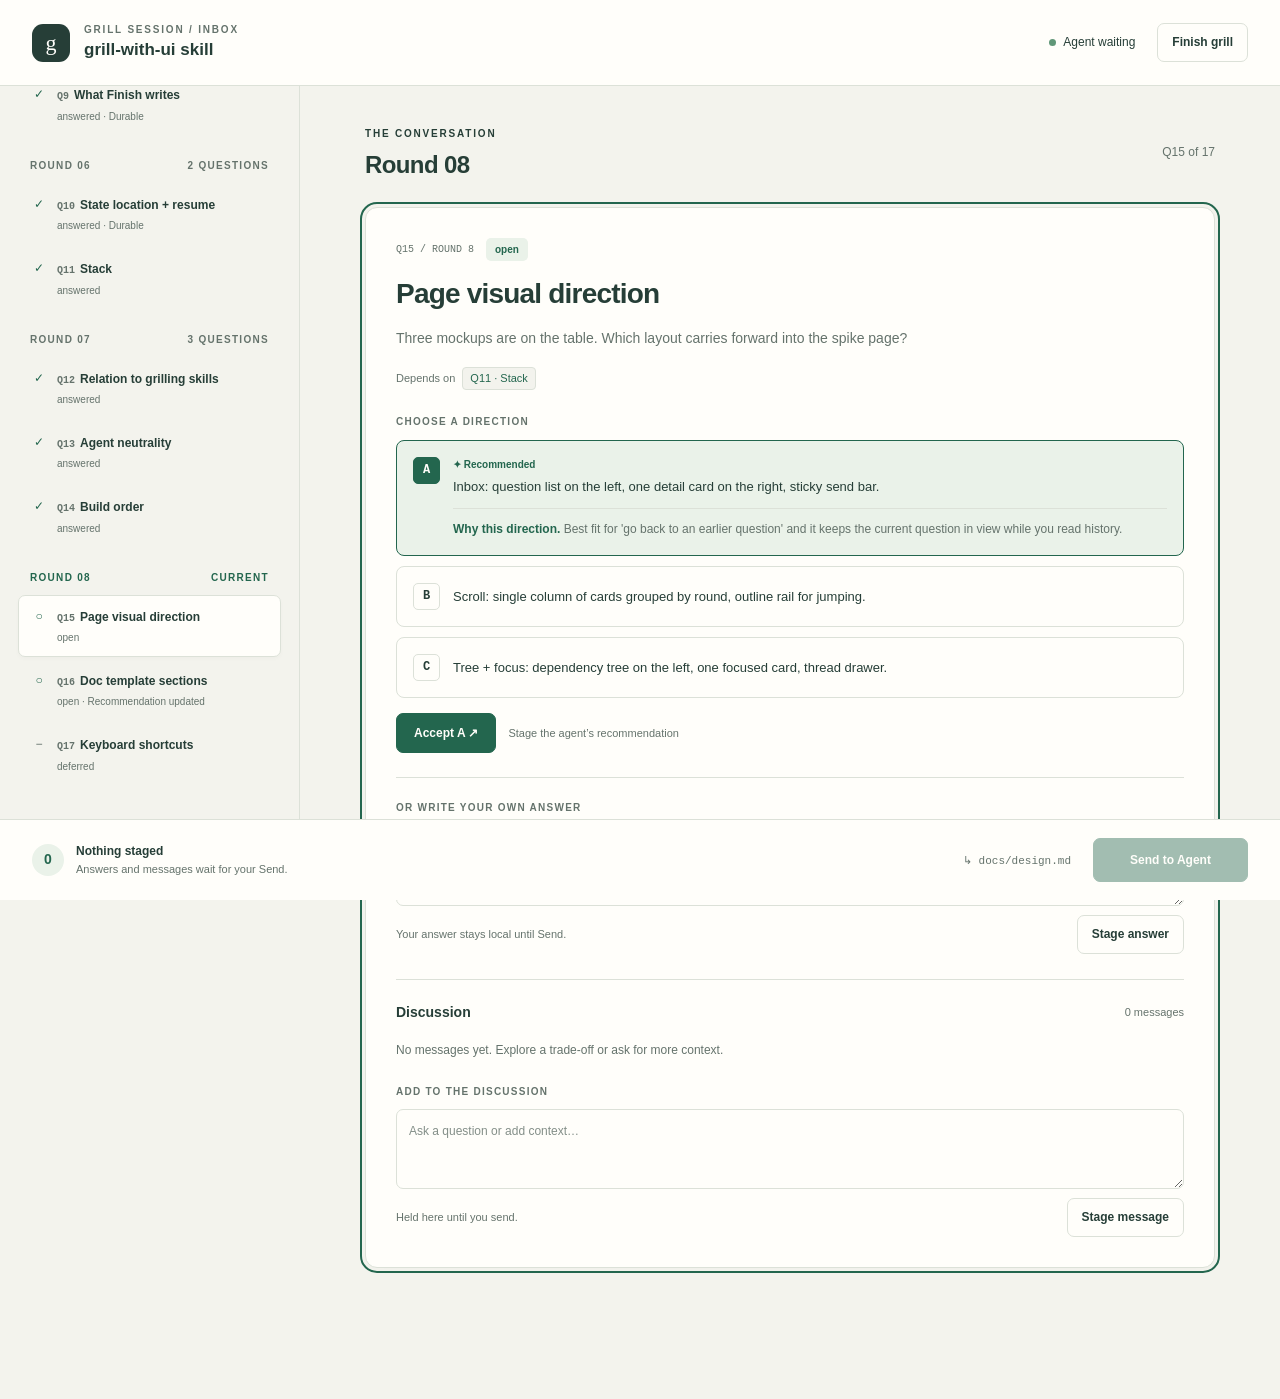
<file: grill-with-ui-fork/design/mockups-codex/a-inbox.html>
<!doctype html>
<html lang="en">
<head><meta charset="utf-8"><meta name="viewport" content="width=device-width,initial-scale=1"><title>Grill — Inbox</title><style>
*{box-sizing:border-box}.card:focus{outline:2px solid var(--accent);outline-offset:3px}.mobile-doc{display:none} :root{--bg:#f3f3ed;--surface:#fffefa;--ink:#263e37;--muted:#65736c;--line:#dce1d8;--accent:#23664e;--tint:#eaf2e9;--warning:#996024;--warm:#fbefd9;--nav:300px} body{margin:0;background:var(--bg);color:var(--ink);font:14px/1.55 -apple-system,BlinkMacSystemFont,"Segoe UI",sans-serif}button,textarea{font:inherit}button,a,summary{-webkit-tap-highlight-color:transparent}button,a{touch-action:manipulation}button{cursor:pointer}button:disabled{cursor:default;opacity:.42}a{color:var(--accent)}button:focus-visible,a:focus-visible,textarea:focus-visible,summary:focus-visible{outline:3px solid var(--accent);outline-offset:3px}button{color:inherit} .masthead{height:86px;border-bottom:1px solid var(--line);background:var(--surface);display:flex;align-items:center;justify-content:space-between;gap:20px;padding:0 32px;position:sticky;top:0;z-index:10}.identity{display:flex;align-items:center;gap:14px}.brand{width:38px;height:38px;background:var(--ink);color:var(--surface);border-radius:11px;display:grid;place-items:center;font:22px Georgia,serif}.eyebrow,.kicker{font-size:10px;letter-spacing:1.8px;text-transform:uppercase;font-weight:750}.eyebrow{color:var(--muted)}.topic{font-weight:650;font-size:17px}.header-actions{display:flex;align-items:center;gap:22px}.agent{font-size:12px;white-space:nowrap;display:flex;align-items:center;gap:7px}.agent:before{content:'';width:7px;height:7px;background:#609778;border-radius:50%}.agent.working:before{background:#d59c3a;animation:pulse .75s infinite alternate}@keyframes pulse{to{opacity:.3}}.quiet{border:1px solid var(--line);border-radius:7px;background:transparent;padding:9px 14px;font-weight:600;font-size:12px}.workspace{display:grid;grid-template-columns:var(--nav) minmax(0,1fr);max-width:1680px;margin:auto;min-height:calc(100vh - 167px)}.rail{border-right:1px solid var(--line);padding:28px 18px 32px;position:sticky;top:86px;height:calc(100vh - 167px);overflow:auto;scrollbar-width:thin}.rail-head{padding:0 12px 20px}.rail-head h2{margin:0 0 4px;font-size:16px}.muted{color:var(--muted)}.rail-head p{margin:0;font-size:12px}.progress{height:3px;background:var(--line);margin:15px 0 5px;overflow:hidden;border-radius:4px}.progress span{display:block;background:var(--accent);height:100%}.round-label{display:flex;justify-content:space-between;color:var(--muted);font-size:10px;font-weight:700;letter-spacing:1.3px;text-transform:uppercase;margin:23px 12px 9px}.round-label.current{color:var(--accent)}.nav-item{display:flex;align-items:flex-start;gap:10px;padding:10px 12px;color:var(--ink);text-decoration:none;border:1px solid transparent;border-radius:7px;margin:2px 0}.nav-item:hover{background:var(--tint)}.nav-item.active{background:var(--surface);border-color:var(--line);box-shadow:0 2px 4px #172e2206}.nav-dot{width:16px;flex-shrink:0;text-align:center;font-size:12px;color:var(--accent);margin-top:1px}.nav-dot.deferred{color:var(--muted)}.nav-copy{flex:1;min-width:0}.nav-title{font-size:12px;font-weight:550}.qid{color:var(--muted);font-size:10px;font-family:ui-monospace,SFMono-Regular,monospace;margin-right:5px}.nav-info{display:block;font-size:10px;color:var(--muted);margin-top:3px}.nav-stage{display:inline-block;color:var(--warning);font-size:10px;font-weight:700;margin-left:5px}.main{padding:36px 48px 50px;min-width:0}.section-top{display:flex;align-items:center;justify-content:space-between;margin:0 auto 24px;max-width:850px}.section-top h1{font-size:24px;letter-spacing:-.6px;margin:2px 0 0;font-weight:600}.section-top .count{font-size:12px;color:var(--muted)}.card{max-width:850px;margin:auto;background:var(--surface);border:1px solid var(--line);border-radius:12px;padding:30px;box-shadow:0 3px 12px #23342c03;scroll-margin-top:108px}.card-top{display:flex;gap:7px;align-items:center;flex-wrap:wrap;margin-bottom:16px}.tag{font-size:10px;font-weight:650;padding:3px 8px;border-radius:5px;border:1px solid var(--line);color:var(--muted)}.tag.open{color:var(--accent);background:var(--tint);border-color:transparent}.tag.staged,.tag.updated,.tag.diff{color:var(--warning);background:var(--warm);border-color:transparent}.card h2{font-size:28px;line-height:1.2;letter-spacing:-.8px;margin:0 0 15px;font-weight:600}.body-copy{color:var(--muted);font-size:14px;line-height:1.8;margin:0 0 16px}.deps{font-size:11px;color:var(--muted);display:flex;gap:7px;flex-wrap:wrap;align-items:center;padding-bottom:24px}.deps a{background:var(--bg);border:1px solid var(--line);padding:2px 7px;border-radius:4px;text-decoration:none}.field-label{font-size:10px;letter-spacing:1.25px;font-weight:700;text-transform:uppercase;display:block;margin-bottom:10px;color:var(--muted)}.options{display:grid;gap:10px}.option{display:flex;align-items:flex-start;gap:13px;width:100%;border:1px solid var(--line);background:transparent;border-radius:8px;text-align:left;padding:16px;line-height:1.6}.option:hover{border-color:var(--accent);background:var(--tint)}.option.recommended{border-color:var(--accent);background:var(--tint)}.option.selected{box-shadow:inset 0 0 0 2px var(--accent)}.letter{display:grid;place-items:center;flex-shrink:0;width:27px;height:27px;background:var(--surface);border:1px solid var(--line);border-radius:5px;font:600 12px/1 ui-monospace,SFMono-Regular,monospace}.recommended .letter{background:var(--accent);color:var(--surface);border-color:var(--accent)}.option-content{flex:1;min-width:0;font-size:13px}.option-label{display:flex;gap:10px;flex-wrap:wrap;font-size:10px;font-weight:700;color:var(--accent);margin-bottom:4px}.rationale{display:block;margin-top:10px;padding-top:10px;border-top:1px solid var(--line);font-size:12px;color:var(--muted);line-height:1.7}.rationale strong{color:var(--accent)}.accept-row{display:flex;align-items:center;gap:12px;flex-wrap:wrap;margin-top:15px}.primary{background:var(--accent);border:1px solid var(--accent);color:var(--surface);font-weight:650;font-size:12px;border-radius:7px;padding:10px 17px}.hint{font-size:11px;color:var(--muted)}.answer-record{margin:20px 0;background:var(--bg);border-left:3px solid var(--accent);padding:13px 16px;font-size:12px}.answer-record p{margin:5px 0 0}.text-response{border-top:1px solid var(--line);margin-top:24px;padding-top:22px}textarea{display:block;resize:vertical;width:100%;min-height:80px;border:1px solid var(--line);border-radius:7px;background:var(--surface);color:var(--ink);padding:12px;font-size:12px;line-height:1.6}textarea::placeholder{color:var(--muted);opacity:.8}.form-foot{display:flex;justify-content:space-between;align-items:center;gap:12px;margin-top:9px}.thread{border-top:1px solid var(--line);padding-top:22px;margin-top:25px}.thread-heading{display:flex;justify-content:space-between;gap:10px;align-items:center;margin-bottom:18px}.thread-heading h3{font-size:14px;margin:0}.thread-heading span{font-size:11px;color:var(--muted)}.message{margin:0 0 18px;display:flex;gap:10px}.avatar{width:25px;height:25px;border:1px solid var(--line);border-radius:50%;display:grid;place-items:center;font-size:10px;flex-shrink:0;background:var(--tint)}.message-content{flex:1;min-width:0}.message-who{font-size:11px;font-weight:700}.message p{margin:3px 0 0;color:var(--muted);font-size:12px;line-height:1.75;overflow-wrap:anywhere}.empty-thread{font-size:12px;color:var(--muted);padding:0 0 8px}.composer{margin-top:16px}.sendbar{position:fixed;bottom:0;left:0;right:0;z-index:20;border-top:1px solid var(--line);background:var(--surface);min-height:81px;padding:16px 32px;display:flex;align-items:center;justify-content:space-between;gap:18px}.send-summary{display:flex;align-items:center;gap:12px}.stage-count{background:var(--tint);color:var(--accent);width:32px;height:32px;border-radius:50%;display:grid;place-items:center;font-weight:700}.send-copy{font-size:12px;font-weight:600}.send-copy small{display:block;font-size:11px;color:var(--muted);font-weight:400}.send-actions{display:flex;align-items:center;gap:22px}.doc{font:11px ui-monospace,SFMono-Regular,monospace;color:var(--muted)}#send{min-width:155px;padding:12px 20px}.toast{position:fixed;bottom:96px;left:50%;transform:translateX(-50%);padding:12px 20px;border-radius:8px;background:var(--ink);color:var(--surface);box-shadow:0 4px 25px #0002;z-index:30;font-size:12px}.toast:empty{display:none}body{padding-bottom:81px}.thread-toggle{cursor:pointer;color:var(--accent);font-size:12px;font-weight:650;padding:18px 0 0}.inline-thread{border-top:1px solid var(--line);margin-top:24px}.inline-thread .thread{border:0;margin:0;padding-top:20px}.drawer{padding:28px 22px;border-left:1px solid var(--line);position:sticky;top:86px;height:calc(100vh - 167px);overflow:auto;background:var(--surface)}.drawer .thread{border:0;padding:0;margin:0}.drawer-context{font-size:11px;color:var(--muted);padding-bottom:24px}.tree-list,.tree-list ul{list-style:none;padding:0;margin:0}.tree-list ul{margin-left:15px;border-left:1px solid var(--line);padding-left:8px}.tree-list .nav-item{padding:8px 7px;position:relative}.tree-list ul .nav-item:before{content:'';position:absolute;left:-9px;top:21px;width:8px;border-top:1px solid var(--line)}.tree-list .nav-info{font-size:9px}.tree-legend{padding:17px 9px;font-size:10px;color:var(--muted);border-top:1px solid var(--line);margin-top:18px}.round-section{margin-bottom:48px}.round-heading{display:flex;align-items:center;gap:15px;margin:0 0 21px}.round-heading h2{margin:0;font-size:12px;letter-spacing:1.5px;text-transform:uppercase}.round-heading:after{content:'';height:1px;background:var(--line);flex:1}.round-heading span{color:var(--muted);font-size:11px}.scroll-intro{margin-bottom:40px;padding-bottom:27px;border-bottom:1px solid var(--line)}.scroll-intro h1{font:44px/1.15 Georgia,serif;margin:10px 0 14px;letter-spacing:-1px}.scroll-intro p{font-size:13px;color:var(--muted)}
body.scroll{--bg:#f4f0e9;--surface:#fcfaf6;--ink:#433c34;--muted:#80766a;--line:#ded7cb;--accent:#995039;--tint:#f5e9df;--nav:240px}.scroll .main{max-width:940px;padding:42px 64px 60px}.scroll .card{border-radius:2px;padding:32px;margin-bottom:20px;box-shadow:0 4px 0 #e9e2d73b}.scroll .card h2{font:29px/1.2 Georgia,serif;letter-spacing:-.4px}.scroll .card.active{border-top:3px solid var(--accent)}.scroll .brand{border-radius:50%;background:var(--accent)}.scroll .nav-item.active{background:var(--tint);border-color:transparent}.scroll .round-label{margin-top:18px}.scroll .nav-item{padding:6px 10px}.scroll .rail{background:var(--bg)}.scroll .section-top{display:none}.scroll .option{border-radius:3px}.scroll .primary{border-radius:3px}.scroll .card-top .tag{border-radius:2px}
body.tree{--bg:#131c23;--surface:#1a252e;--ink:#e0e7e9;--muted:#98aab3;--line:#34434c;--accent:#9ad9bd;--tint:#243c36;--warning:#e6bd7e;--warm:#3d3328;--nav:310px}.tree .workspace{grid-template-columns:310px minmax(390px,1fr) 300px;max-width:1900px}.tree .masthead{background:#141e26}.tree .brand{background:var(--accent);color:var(--bg);border-radius:6px}.tree .main{padding:28px 26px 50px}.tree .card{padding:25px;border-radius:8px;box-shadow:none}.tree .card h2{font-size:25px}.tree .section-top h1{font-size:19px}.tree .kicker,.tree .eyebrow,.tree .field-label{font-family:ui-monospace,SFMono-Regular,monospace}.tree .primary,.tree .recommended .letter{color:#152c24}.tree .nav-item.active{border-color:#548571;background:var(--tint)}.tree .rail-head{padding-left:7px}.tree .rail{padding:26px 14px}.tree .sendbar{background:#141e26}.tree .option{padding:13px}.tree .option-content{font-size:12px}.tree .rationale{font-size:11px}.tree .tag{font-size:9px}.tree .body-copy{font-size:13px}.tree .doc{color:var(--muted)}
@media(min-width:1600px){.tree .workspace{grid-template-columns:340px minmax(450px,1fr) 340px}.tree .main{padding:35px 50px}.tree .card{padding:32px}}@media(max-width:1150px){.tree .workspace{grid-template-columns:250px minmax(0,1fr)}.tree .drawer{grid-column:2;position:static;height:auto;border:0;margin:0 26px 35px;border-radius:8px}.tree .main{padding-bottom:24px}.main{padding:28px}.scroll .main{padding:35px}.tree .rail{grid-row:1 / span 2}}@media(max-width:760px){.mobile-doc{display:block;font:9px ui-monospace,SFMono-Regular,monospace;color:var(--muted);margin-top:3px}.masthead{height:auto;min-height:82px;padding:14px 18px;align-items:flex-start}.identity{gap:9px}.brand{width:29px;height:29px}.topic{font-size:14px}.eyebrow{font-size:8px}.header-actions{gap:8px;flex-direction:column;align-items:flex-end}.header-actions .quiet{padding:5px 10px}.agent{font-size:10px}.workspace,.tree .workspace{display:block}.rail,.tree .rail{position:relative;top:auto;height:220px;border-right:0;border-bottom:1px solid var(--line);padding:14px}.rail-head{display:none}.main,.scroll .main,.tree .main{padding:24px 16px}.card,.scroll .card,.tree .card{padding:21px}.card h2{font-size:24px}.section-top{margin-bottom:18px}.sendbar{padding:12px 16px;min-height:81px;gap:10px}.send-actions{gap:0}.doc{display:none}.send-copy small{max-width:145px;font-size:10px}.send-summary{gap:7px}.stage-count{width:25px;height:25px;flex-shrink:0}#send{min-width:130px;padding:11px}.send-copy{font-size:11px}.scroll-intro h1{font-size:34px}.tree .drawer{margin:0 16px 26px}.card{scroll-margin-top:110px}.form-foot .hint{max-width:60%}.toast{width:calc(100% - 32px);text-align:center}.option{padding:12px;gap:10px}}
</style></head>
<body class="inbox" data-layout="inbox">
<header class="masthead"><div class="identity"><div class="brand" aria-hidden="true">g</div><div><div class="eyebrow">Grill session / Inbox</div><div class="topic"></div><span class="mobile-doc" data-doc></span></div></div><div class="header-actions"><span class="agent" role="status" aria-live="polite">Agent waiting</span><button class="quiet" type="button">Finish grill</button></div></header>
<div class="workspace"><nav class="rail" aria-label="Question navigation"></nav><main class="main"></main></div>
<footer class="sendbar"><div class="send-summary"><span class="stage-count">0</span><div class="send-copy"></div></div><div class="send-actions"><span class="doc" title="Target document"><span class="project" hidden></span>↳ <span data-doc></span></span><button id="send" class="primary" type="button" disabled>Send to Agent</button></div></footer><div class="toast" role="status" aria-live="polite"></div>
<script>// Sample data: the real grill-with-ui design session of 2026-09-06, lightly compressed.
const SESSION = {
  topic: "grill-with-ui skill",
  project: "~/Projects/grill-with-ui",
  doc: "docs/design.md",
  agent: { status: "waiting", since: "22:41" },
  terms: [
    { term: "Round", def: "One agent turn's worth of new questions: the current frontier.", avoid: ["batch", "wave"] },
    { term: "Frontier", def: "Questions whose prerequisites are all settled and can be asked now.", avoid: ["queue", "next up"] },
    { term: "Send", def: "One press of Send to Agent: every staged action shipped as a single event.", avoid: ["submit", "reply"] },
    { term: "Durable decision", def: "Hard to reverse, surprising without context, a real trade-off. Goes under Locked decisions.", avoid: ["ADR", "big decision"] },
  ],
  rounds: [
    { n: 1, ids: ["q1"] }, { n: 2, ids: ["q2"] }, { n: 3, ids: ["q3", "q4"] },
    { n: 4, ids: ["q5", "q6", "q7"] }, { n: 5, ids: ["q8", "q9"] }, { n: 6, ids: ["q10", "q11"] },
    { n: 7, ids: ["q12", "q13", "q14"] }, { n: 8, ids: ["q15", "q16", "q17"] },
  ],
  questions: {
    q1: { id: "q1", round: 1, title: "UI surface", deps: [],
      body: "What is the UI surface, and how does it talk to the running session? This is the root decision; state format, threads and resume all hang off it.",
      options: [
        { k: "A", text: "Local browser app. A tiny bundled server serves a page and reads/writes one state file per session. Terminal stays a parallel input." },
        { k: "B", text: "Read-only side panel. Claude re-renders an HTML summary each turn; you still answer in the terminal by number." },
        { k: "C", text: "MCP app panel. Only if Claude Code renders it. Heavier to build and install." },
        { k: "D", text: "Terminal TUI. Doesn't solve scrollback. Listed to rule out." },
      ],
      rec: { option: "A", why: "Works in any terminal today, nothing to install, and the file protocol is agent-neutral so a Codex version is packaging, not a rewrite." },
      status: "answered", answer: { kind: "accept", option: "A", text: "A is exactly what I was thinking" }, durable: true, thread: [] },
    q2: { id: "q2", round: 2, title: "Transport", deps: ["q1"],
      body: "How does a browser answer reach the running Claude session? Docs check: Monitor wakes an idle session; a background shell exiting does not; Channels need a launch flag.",
      options: [
        { k: "A", text: "Persistent Monitor on the server's WebSocket. Every browser action is one event and one Claude turn." },
        { k: "B", text: "Claude Code Channels. Officially blessed, but needs a startup flag and a plugin." },
        { k: "C", text: "Manual nudge: answer in the browser, type 'go' in the terminal." },
      ],
      rec: { option: "A", why: "No startup flags, works from inside the skill. Live test fired while idle: verified." },
      status: "answered", answer: { kind: "text", text: "Simpler: the web app writes to a local JSON and the agent has a file-change watcher on it." },
      durable: true,
      thread: [
        { who: "agent", text: "Yes, and simpler than what I proposed. Refinement: two files, not one. state.json written only by the agent; events.jsonl appended only by the web app, watched with plain tail -F." },
      ] },
    q3: { id: "q3", round: 3, title: "Questions per turn", deps: ["q2"],
      body: "When Claude replies to a batch, how many new questions does it post on top of the thread replies?",
      options: [
        { k: "A", text: "Exactly one new primary question per turn. Keeps 'resolve dependencies one by one'." },
        { k: "B", text: "Up to a few new questions when they're independent. Fewer round trips; recommendations can go stale." },
      ],
      rec: { option: "A", why: "You already batch on your side; keeping Claude to one at a time is what makes recommendations trustworthy." },
      status: "answered", answer: { kind: "option", option: "B", text: "" }, durable: false, thread: [] },
    q4: { id: "q4", round: 3, title: "Thread context", deps: ["q1"],
      body: "What does 'chat more about a question without losing context' mean mechanically?",
      options: [
        { k: "A", text: "One Claude session; threads are labeled messages. Nothing is separate under the hood." },
        { k: "B", text: "A subagent per thread, seeded with a summary. Isolation, but loses exactly the context you want." },
      ],
      rec: { option: "A", why: "The thing you're missing is navigation, not isolation. The page provides that." },
      status: "answered", answer: { kind: "accept", option: "A" }, durable: true, thread: [] },
    q5: { id: "q5", round: 4, title: "Question card shape", deps: ["q4"],
      body: "What does a question look like on the page, and how do you answer it? This fixes the state schema.",
      options: [
        { k: "A", text: "Structured card: title, body, lettered options, a recommendation pointing at one, a rationale. Answer by option, Accept, or free text. Thread box separate." },
        { k: "B", text: "Free text everywhere. Simpler schema, no one-click accept." },
      ],
      rec: { option: "A", why: "Grilling already produces lettered options and a named recommendation, so structure costs nothing." },
      status: "answered", answer: { kind: "accept", option: "A" }, durable: false, thread: [] },
    q6: { id: "q6", round: 4, title: "Terminal role", deps: ["q1"],
      body: "What does the terminal do while a grill runs in the page?",
      options: [
        { k: "A", text: "One-line status per turn, plus the URL. Terminal typing still works and is recorded into state." },
        { k: "B", text: "Terminal goes silent. Launch only." },
        { k: "C", text: "Terminal mirrors the full text. Defeats the purpose." },
      ],
      rec: { option: "A", why: "Same scrollback cost as silence, and it gives you the 'Claude is waiting' signal where you're already looking." },
      status: "answered", answer: { kind: "accept", option: "A" }, durable: false, thread: [] },
    q7: { id: "q7", round: 4, title: "Server lifecycle", deps: ["q2"],
      body: "Who starts and stops the local server, and how do we guarantee it dies? Orphaned processes have bitten this machine before.",
      options: [
        { k: "A", text: "The server is the monitor. It lives exactly as long as the monitor: killed at session end or on Finish. Nothing to orphan." },
        { k: "B", text: "Server in the background, separate tail watcher. Needs its own shutdown story; every option is a way to leak." },
      ],
      rec: { option: "A", why: "Same file-based design, with writer and watcher collapsed into one process the harness already manages." },
      status: "answered", answer: { kind: "accept", option: "A" }, durable: true, thread: [] },
    q8: { id: "q8", round: 5, title: "Finish + deliverable", deps: ["q5"],
      body: "How does a grill end, and what's the deliverable? Past grills all ended as design docs.",
      options: [
        { k: "A", text: "Explicit Finish button; Claude writes a markdown decisions doc from state. Doc path asked once at start." },
        { k: "B", text: "No explicit end; the state file is the record." },
      ],
      rec: { option: "A", why: "Writing from a structured state file is more faithful than writing from a long transcript." },
      status: "answered", answer: { kind: "accept", option: "A" }, durable: false,
      thread: [
        { who: "user", text: "Can you also look up Matt Pocock's grill-with-docs skill to see what we can borrow for the docs part, and compare it to the docs we already generate?" },
        { who: "agent", text: "Fetched it. It's one line: run grilling + domain-modeling. The docs part writes a repo-wide CONTEXT.md glossary and sparse ADRs gated on hard-to-reverse, surprising, real trade-off. Your docs are the opposite shape: one exhaustive topic doc builders consume as the spec. Turned into Q9." },
      ] },
    q9: { id: "q9", round: 5, title: "What Finish writes", deps: ["q8"],
      body: "Your exhaustive topic doc, Matt's sparse ADRs and glossary, or both?",
      options: [
        { k: "A", text: "Your design doc, with two borrows: a per-decision durable flag (Locked vs Routine sections) and a Terms section with Avoid lists." },
        { k: "B", text: "Your design doc plus ADRs in docs/adr and a root CONTEXT.md. Two places to keep in sync." },
        { k: "C", text: "Matt's files only. Rejected: builders need the exhaustive doc." },
      ],
      rec: { option: "A", why: "The durable flag and the terms section fix two real problems; repo-wide files can be an opt-in flag later." },
      status: "answered", answer: { kind: "accept", option: "A" }, durable: true, thread: [] },
    q10: { id: "q10", round: 6, title: "State location + resume", deps: ["q7"],
      body: "Where does session state live, and how does resume work? Several worktrees per project here.",
      options: [
        { k: "A", text: "Per-session folder under home, keyed by git common root (working directory when not in git). Resume lists unfinished sessions for the project." },
        { k: "B", text: "Inside the repo, gitignored. Lives in one worktree; ws reset wipes it." },
      ],
      rec: { option: "A", why: "Worktree independence decides it here; for adopters it also means zero repo changes." },
      status: "answered", answer: { kind: "accept", option: "A" }, durable: true,
      thread: [
        { who: "user", text: "Hm, what would be easier for other people to adopt?" },
        { who: "agent", text: "Outside the repo, by a wider margin: zero repo changes, one mental model, works outside git, resume is discoverable anyway. Only loss: sessions don't travel with a clone, which is a non-goal." },
      ] },
    q11: { id: "q11", round: 6, title: "Stack", deps: ["q10"],
      body: "What is the server and page built with? Must run the moment the skill is installed.",
      options: [
        { k: "A", text: "Plain Node, no dependencies, no build step. One server script, one self-contained HTML page." },
        { k: "B", text: "Bun. Nicer API, not on most machines." },
        { k: "C", text: "React with a build step." },
      ],
      rec: { option: "A", why: "Claude Code requires Node, so every adopter has it. Polish comes from CSS, not the framework." },
      status: "answered", answer: { kind: "accept", option: "A" }, durable: false, thread: [] },
    q12: { id: "q12", round: 7, title: "Relation to grilling skills", deps: ["q9"],
      body: "How does grill-with-ui relate to the grilling and grill-me skills you already have?",
      options: [
        { k: "A", text: "Self-contained new skill with its own interview prompt (frontier-per-round) plus the page protocol. Developed in its own repo, symlinked in." },
        { k: "B", text: "Composition, Matt-style: invoke grilling plus a protocol skill. Two skills fighting over output format." },
        { k: "C", text: "A flag on grill-me." },
      ],
      rec: { option: "A", why: "One folder, one prompt, nothing to depend on. Publishable later without extraction." },
      status: "answered", answer: { kind: "accept", option: "A" }, durable: false, thread: [] },
    q13: { id: "q13", round: 7, title: "Agent neutrality", deps: ["q11"],
      body: "Claude Code only, or agent-neutral from the start? Codex has no Monitor; Bedrock/Vertex Claude Code lacks it too.",
      options: [
        { k: "A", text: "Add a blocking wait mode to the server now: blocks in the foreground until the next Send, prints it, exits. About twenty lines." },
        { k: "B", text: "Claude Code only for v1." },
      ],
      rec: { option: "A", why: "Cheap, also the fallback for Claude Code without Monitor, keeps the no-lock-in promise." },
      status: "answered", answer: { kind: "accept", option: "A" }, durable: false, thread: [] },
    q14: { id: "q14", round: 7, title: "Build order", deps: ["q13"],
      body: "What gets built first? One assumption is unverified: the harness labels monitor events 'not user input'; the skill prompt says Send events are your answers.",
      options: [
        { k: "A", text: "Spike the wake-up path first: minimal server, one-textarea page, stub prompt with only the event rule. One real round." },
        { k: "B", text: "Build everything, then test end to end." },
      ],
      rec: { option: "A", why: "The only piece that can't be reasoned out from what we already know." },
      status: "answered", answer: { kind: "accept", option: "A" }, durable: false, thread: [] },
    q15: { id: "q15", round: 8, title: "Page visual direction", deps: ["q11"],
      body: "Three mockups are on the table. Which layout carries forward into the spike page?",
      options: [
        { k: "A", text: "Inbox: question list on the left, one detail card on the right, sticky send bar." },
        { k: "B", text: "Scroll: single column of cards grouped by round, outline rail for jumping." },
        { k: "C", text: "Tree + focus: dependency tree on the left, one focused card, thread drawer." },
      ],
      rec: { option: "A", why: "Best fit for 'go back to an earlier question' and it keeps the current question in view while you read history." },
      status: "open", answer: null, durable: false, thread: [] },
    q16: { id: "q16", round: 8, title: "Doc template sections", deps: ["q9"],
      body: "Section order for the generated design doc: Terms, Why, Locked decisions, Routine choices, Deferred, Follow-ups?",
      options: [
        { k: "A", text: "That order, with the header carrying the locked-decision count and the date." },
        { k: "B", text: "Decisions first, Terms at the end as an appendix." },
      ],
      rec: { option: "A", why: "Terms first is what makes cold re-entry work; the header count is your existing convention." },
      status: "open", answer: null, durable: false, updated: true, thread: [] },
    q17: { id: "q17", round: 8, title: "Keyboard shortcuts", deps: ["q15"],
      body: "j/k to move between questions, a/b/c to pick an option, enter to stage, cmd+enter to send?",
      options: [
        { k: "A", text: "Yes, all of them, shown in a footer hint." },
        { k: "B", text: "Defer to after the spike." },
      ],
      rec: { option: "B", why: "Zero cost to add later; not on the critical path." },
      status: "deferred", answer: null, durable: false, thread: [] },
  },
};
</script>
<script>
const mode = document.body.dataset.layout;
const esc = value => String(value ?? '').replace(/[&<>"']/g, c => ({'&':'&amp;','<':'&lt;','>':'&gt;','"':'&quot;',"'":'&#39;'}[c]));
const base = SESSION.questions;
const storageKey = 'grill-codex-mockup-v1-' + mode;
let state = { actions: [], answers: {}, messages: {}, drafts: {} };
try { const saved = JSON.parse(localStorage.getItem(storageKey)); if (saved && Array.isArray(saved.actions) && saved.answers && saved.messages && saved.drafts) state = saved; } catch (_) {}
let selected = 'q15';
let working = false;
let toastTimer;
const expanded = new Set(['q15']);
const save = () => { try { localStorage.setItem(storageKey, JSON.stringify(state)); } catch (_) {} };
const pending = id => state.actions.filter(a => a.q === id);
const stagedAnswer = id => state.actions.find(a => a.q === id && a.type === 'answer');
const committedAnswer = q => state.answers[q.id] || q.answer;
const currentAnswer = q => stagedAnswer(q.id) || committedAnswer(q);
const status = q => state.answers[q.id] ? 'answered' : q.status;
const messages = q => [...q.thread, ...(state.messages[q.id] || []), ...pending(q.id).filter(a => a.type === 'thread').map(a => ({who:'user', text:a.text, staged:true}))];
const symbol = q => status(q) === 'answered' ? '✓' : status(q) === 'deferred' ? '−' : '○';
function navItem(q, tree = false) {
  const info = tree ? `Round ${q.round} · ${status(q)}${q.durable ? ' · Durable' : ''}` : `${status(q)}${q.durable ? ' · Durable' : ''}${q.updated ? ' · Recommendation updated' : ''}`;
  return `<a class="nav-item ${selected === q.id ? 'active' : ''}" href="#${q.id}" data-go="${q.id}" ${selected === q.id ? 'aria-current="true"' : ''}><span class="nav-dot ${status(q)}" aria-hidden="true">${symbol(q)}</span><span class="nav-copy"><span class="nav-title"><span class="qid">${q.id.toUpperCase()}</span>${esc(q.title)}</span><span class="nav-info">${info}${pending(q.id).length ? `<span class="nav-stage">${pending(q.id).length} staged</span>` : ''}</span></span></a>`;
}
function navigation() {
  const answered = Object.values(base).filter(q => status(q) === 'answered').length;
  const heading = mode === 'tree' ? 'Design dependencies' : mode === 'scroll' ? 'Session outline' : 'Questions';
  let html = `<div class="rail-head"><h2>${heading}</h2><p>${answered} answered · ${17-answered} remaining</p><div class="progress"><span style="width:${answered/17*100}%"></span></div><p>8 rounds of decisions</p></div>`;
  if (mode === 'tree') {
    // Each dependency creates an edge. Shared descendants appear under each parent.
    const children = id => Object.values(base).filter(q => q.deps.includes(id));
    const branch = (q, seen = new Set()) => {
      if (seen.has(q.id)) return '';
      const path = new Set(seen); path.add(q.id);
      const next = children(q.id);
      return `<li>${navItem(q,true)}${next.length ? `<ul>${next.map(child => branch(child,path)).join('')}</ul>` : ''}</li>`;
    };
    html += `<ul class="tree-list">${Object.values(base).filter(q => !q.deps.length).map(q => branch(q)).join('')}</ul><div class="tree-legend">Each branch follows a question’s prerequisites.<br>✓ Answered &nbsp; ○ Open &nbsp; − Deferred</div>`;
  } else {
    html += SESSION.rounds.map(r => `<div class="round-label ${r.n === 8 ? 'current' : ''}"><span>Round ${String(r.n).padStart(2,'0')}</span><span>${r.n === 8 ? 'Current' : r.ids.length + ' questions'}</span></div>${r.ids.map(id => navItem(base[id])).join('')}`).join('');
  }
  document.querySelector('.rail').innerHTML = html;
}
function thread(q) {
  const list = messages(q);
  return `<section class="thread" aria-label="Discussion for ${q.id}"><div class="thread-heading"><h3>Discussion</h3><span>${list.length} message${list.length === 1 ? '' : 's'}</span></div>${list.length ? list.map(m => `<div class="message"><span class="avatar" aria-hidden="true">${m.who === 'agent' ? 'A' : 'Y'}</span><div class="message-content"><span class="message-who">${m.who === 'agent' ? 'Agent' : esc(m.who === 'user' ? 'You' : m.who)}</span>${m.staged ? ' <span class="tag staged">Staged</span>' : ''}<p>${esc(m.text)}</p></div></div>`).join('') : '<p class="empty-thread">No messages yet. Explore a trade-off or ask for more context.</p>'}<form class="composer" data-form="thread" data-q="${q.id}"><label class="field-label" for="thread-${q.id}">Add to the discussion</label><textarea id="thread-${q.id}" data-draft="thread:${q.id}" placeholder="Ask a question or add context…" required>${esc(state.drafts['thread:'+q.id] || '')}</textarea><div class="form-foot"><span class="hint">Held here until you send.</span><button class="quiet" type="submit">Stage message</button></div></form></section>`;
}
function answerRecord(q) {
  const answer = currentAnswer(q);
  if (!answer) return '';
  const staged = !!stagedAnswer(q.id);
  const different = answer.option ? answer.option !== q.rec.option : true;
  const option = q.options.find(o => o.k === answer.option);
  return `<div class="answer-record"><strong>${staged ? 'Staged answer' : 'Chosen answer'}${answer.option ? ' · '+esc(answer.option) : ' · Free text'}</strong> ${different ? `<span class="tag diff">${answer.option ? 'Differs from recommendation' : 'Custom answer'}</span>` : ''}${option ? `<p>${esc(option.text)}</p>` : ''}${answer.text ? `<p>${esc(answer.text)}</p>` : ''}${staged ? '<p class="hint">Waiting for Send to Agent.</p>' : ''}</div>`;
}
function card(q) {
  const answer = currentAnswer(q);
  return `<article class="card ${q.id === selected ? 'active' : ''}" id="${q.id}" tabindex="-1" aria-labelledby="title-${q.id}"><div class="card-top"><span class="qid">${q.id.toUpperCase()} / ROUND ${q.round}</span><span class="tag ${status(q)}">${status(q)}</span>${q.durable ? '<span class="tag">◆ Durable</span>' : ''}${q.updated ? '<span class="tag updated">↻ Recommendation updated</span>' : ''}${pending(q.id).length ? `<span class="tag staged">${pending(q.id).length} staged</span>` : ''}</div><h2 id="title-${q.id}">${esc(q.title)}</h2><p class="body-copy">${esc(q.body)}</p><div class="deps"><span>${q.deps.length ? 'Depends on' : 'Root decision · no prerequisites'}</span>${q.deps.map(id => `<a href="#${id}" data-go="${id}">${id.toUpperCase()} · ${esc(base[id].title)}</a>`).join('')}</div><span class="field-label">Choose a direction</span><div class="options">${q.options.map(o => `<button type="button" class="option ${o.k === q.rec.option ? 'recommended' : ''} ${answer?.option === o.k ? 'selected' : ''}" data-option="${o.k}" data-q="${q.id}" aria-pressed="${answer?.option === o.k}" aria-label="Choose ${o.k} for ${q.id}"><span class="letter">${esc(o.k)}</span><span class="option-content"><span class="option-label">${o.k === q.rec.option ? '<span>✦ Recommended</span>' : ''}${answer?.option === o.k ? `<span>✓ ${stagedAnswer(q.id) ? 'Staged choice' : 'Chosen'}</span>` : ''}</span>${esc(o.text)}${o.k === q.rec.option ? `<span class="rationale"><strong>Why this direction.</strong> ${esc(q.rec.why)}</span>` : ''}</span></button>`).join('')}</div><div class="accept-row"><button type="button" class="primary" data-accept="${q.id}">Accept ${esc(q.rec.option)} <span aria-hidden="true">↗</span></button><span class="hint">Stage the agent’s recommendation</span></div>${answerRecord(q)}<form class="text-response" data-form="answer" data-q="${q.id}"><label class="field-label" for="answer-${q.id}">Or write your own answer</label><textarea id="answer-${q.id}" data-draft="answer:${q.id}" placeholder="A different direction, or a refinement…" required>${esc(state.drafts['answer:'+q.id] || '')}</textarea><div class="form-foot"><span class="hint">Your answer stays local until Send.</span><button class="quiet" type="submit">Stage answer</button></div></form>${mode === 'inbox' ? thread(q) : mode === 'scroll' ? `<details class="inline-thread" data-thread="${q.id}" ${expanded.has(q.id) ? 'open' : ''}><summary class="thread-toggle">Discussion · ${messages(q).length} messages</summary>${thread(q)}</details>` : ''}</article>`;
}
function chrome() {
  const count = state.actions.length;
  document.querySelector('.stage-count').textContent = count;
  document.querySelector('.send-copy').innerHTML = `${count ? count + ' action' + (count === 1 ? '' : 's') + ' staged' : 'Nothing staged'}<small>${count ? 'Ready when you are. Send them together.' : 'Answers and messages wait for your Send.'}</small>`;
  const send = document.querySelector('#send');
  send.disabled = !count || working;
  send.textContent = count ? `Send ${count} to Agent` : 'Send to Agent';
  document.querySelector('.agent').textContent = working ? 'Agent working' : 'Agent waiting';
  document.querySelector('.agent').classList.toggle('working', working);
}
function render() {
  navigation();
  if (mode === 'scroll') {
    document.querySelector('.main').innerHTML = `<div class="scroll-intro"><span class="kicker">The decision journal</span><h1>A little clarity,<br>one question at a time.</h1><p>Follow the conversation from the first decision to the current round.<br>Every answer is held until you’re ready to send.</p><span class="doc">Writing toward ${esc(SESSION.doc)}</span></div>${SESSION.rounds.map(r => `<section class="round-section" aria-labelledby="round-${r.n}"><div class="round-heading"><h2 id="round-${r.n}">Round ${String(r.n).padStart(2,'0')}</h2><span>${r.n === 8 ? 'Current round' : r.ids.length+' decisions'}</span></div>${r.ids.map(id => card(base[id])).join('')}</section>`).join('')}`;
  } else {
    const q = base[selected];
    document.querySelector('.main').innerHTML = `<div class="section-top"><div><span class="kicker">${mode === 'tree' ? 'Decision in focus' : 'The conversation'}</span><h1>Round ${String(q.round).padStart(2,'0')}</h1></div><span class="count">${q.id.toUpperCase()} of ${Object.keys(base).length}</span></div>${card(q)}`;
    if (mode === 'tree') document.querySelector('.drawer').innerHTML = `<div class="drawer-context"><span class="kicker">Question thread</span><p>${q.id.toUpperCase()} · ${esc(q.title)}</p></div>${thread(q)}`;
  }
  document.querySelectorAll('details[data-thread]').forEach(d => d.addEventListener('toggle', () => d.open ? expanded.add(d.dataset.thread) : expanded.delete(d.dataset.thread)));
  chrome();
}
function go(id, focus = true) {
  if (!base[id]) return;
  selected = id;
  if (mode === 'scroll') {
    navigation();
    document.querySelectorAll('.card').forEach(el => el.classList.toggle('active',el.id === id));
  } else render();
  const target = document.getElementById(id);
  if (focus) target.focus({preventScroll:true});
  if (mode === 'scroll' || window.innerWidth <= 760) target.scrollIntoView({block:'start'});
  else window.scrollTo(0,0);
  const active = document.querySelector('.rail .active');
  if (active) { const rail = document.querySelector('.rail'); rail.scrollTop += active.getBoundingClientRect().top - rail.getBoundingClientRect().top - rail.clientHeight/2 + active.clientHeight/2; }
}
function toast(message) {
  clearTimeout(toastTimer);
  document.querySelector('.toast').textContent = message;
  toastTimer = setTimeout(() => document.querySelector('.toast').textContent = '', 2800);
}
function refreshKeepingPosition(focusSpec) {
  const y = window.scrollY, railY = document.querySelector('.rail').scrollTop;
  render(); window.scrollTo(0,y); document.querySelector('.rail').scrollTop = railY;
  if (focusSpec) document.querySelector(focusSpec)?.focus({preventScroll:true});
}
function stageAnswer(id, answer, focusSpec) {
  state.actions = state.actions.filter(a => !(a.q === id && a.type === 'answer'));
  state.actions.push({q:id,type:'answer',...answer});
  save(); refreshKeepingPosition(focusSpec); toast(`${id.toUpperCase()} answer staged. Send when you’re ready.`);
}
document.addEventListener('input', e => { if (e.target.dataset.draft) { state.drafts[e.target.dataset.draft] = e.target.value; save(); } });
document.addEventListener('click', e => {
  const link = e.target.closest('[data-go]');
  if (link) { e.preventDefault(); go(link.dataset.go); return; }
  const option = e.target.closest('[data-option]');
  if (option) stageAnswer(option.dataset.q,{kind:'option',option:option.dataset.option},`[data-q="${option.dataset.q}"][data-option="${option.dataset.option}"]`);
  const accept = e.target.closest('[data-accept]');
  if (accept) stageAnswer(accept.dataset.accept,{kind:'accept',option:base[accept.dataset.accept].rec.option},`[data-accept="${accept.dataset.accept}"]`);
});
document.addEventListener('submit', e => {
  const form = e.target.closest('[data-form]'); if (!form) return;
  e.preventDefault();
  const input = form.querySelector('textarea'); const text = input.value.trim();
  if (!text) { input.setCustomValidity('Write something before staging.'); input.reportValidity(); input.addEventListener('input', () => input.setCustomValidity(''), {once:true}); return; }
  const id = form.dataset.q;
  delete state.drafts[input.dataset.draft];
  if (form.dataset.form === 'answer') stageAnswer(id,{kind:'text',text},`#answer-${id}`);
  else { state.actions.push({q:id,type:'thread',text}); expanded.add(id); save(); refreshKeepingPosition(`#thread-${id}`); toast(`${id.toUpperCase()} message staged. Send when you’re ready.`); }
});
document.querySelector('#send').addEventListener('click', () => {
  if (!state.actions.length || working) return;
  const count = state.actions.length;
  for (const a of state.actions) {
    if (a.type === 'answer') state.answers[a.q] = {kind:a.kind,option:a.option,text:a.text};
    if (a.type === 'thread') (state.messages[a.q] ||= []).push({who:'user',text:a.text});
  }
  state.actions = []; working = true; save(); refreshKeepingPosition();
  toast(`${count} action${count === 1 ? '' : 's'} sent · simulated agent turn`);
  setTimeout(() => { working = false; chrome(); },2200);
});
document.querySelector('.topic').textContent = SESSION.topic;
document.querySelectorAll('[data-doc]').forEach(el => el.textContent = SESSION.doc);
document.querySelector('.project').textContent = SESSION.project;
render();
requestAnimationFrame(() => go('q15'));
</script>
</body></html>
</file>
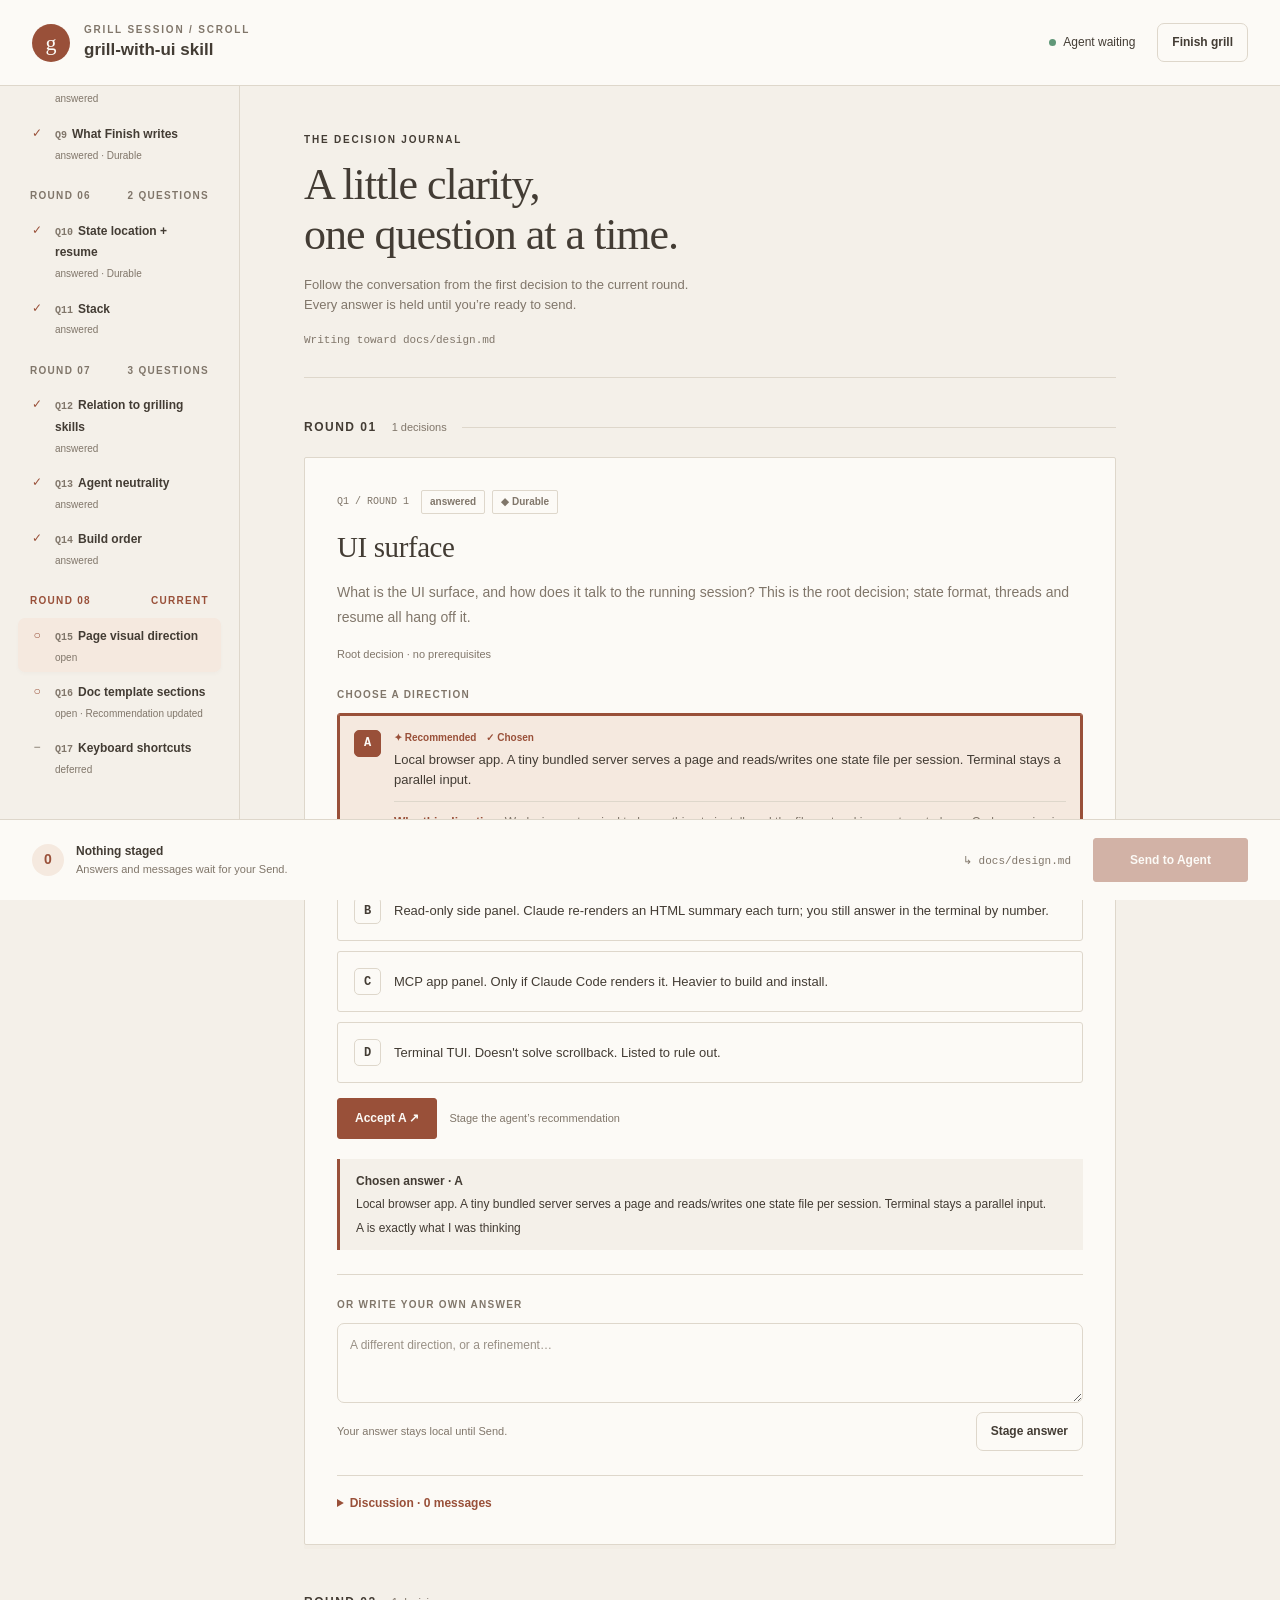
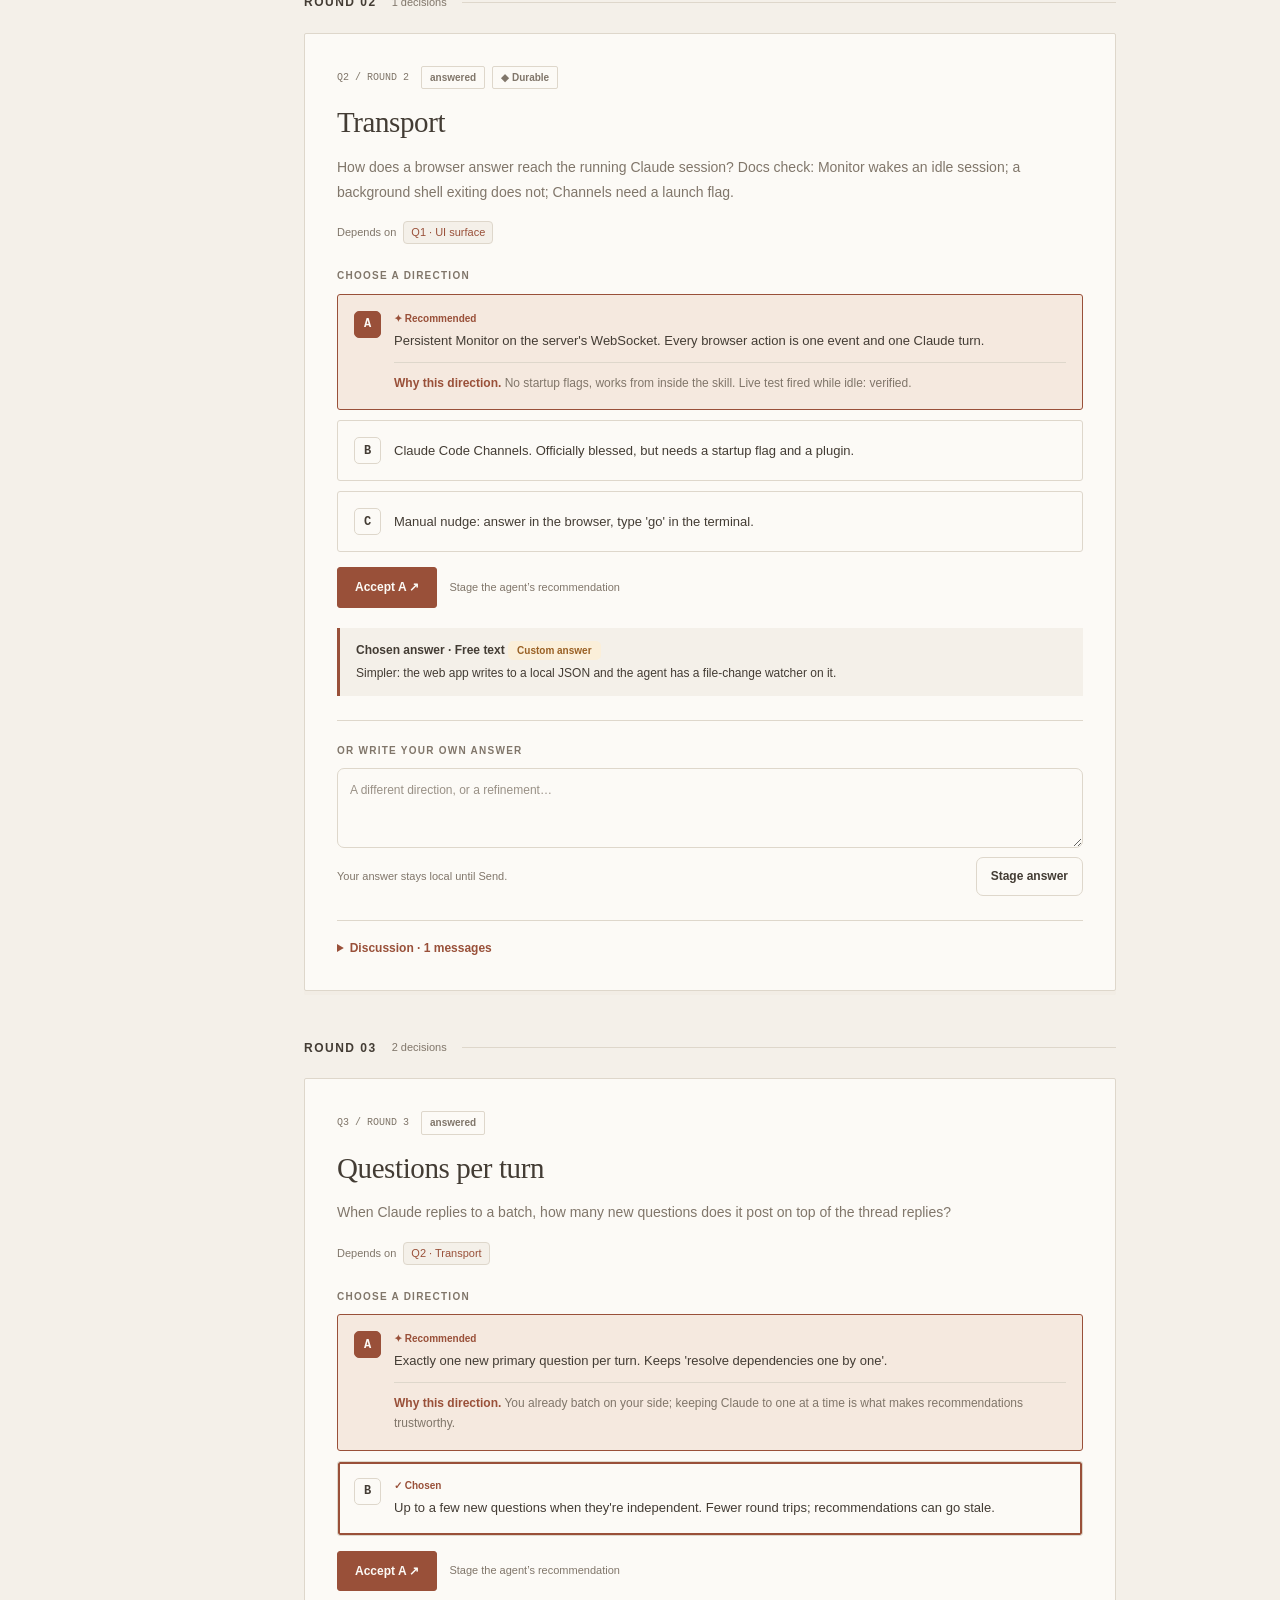
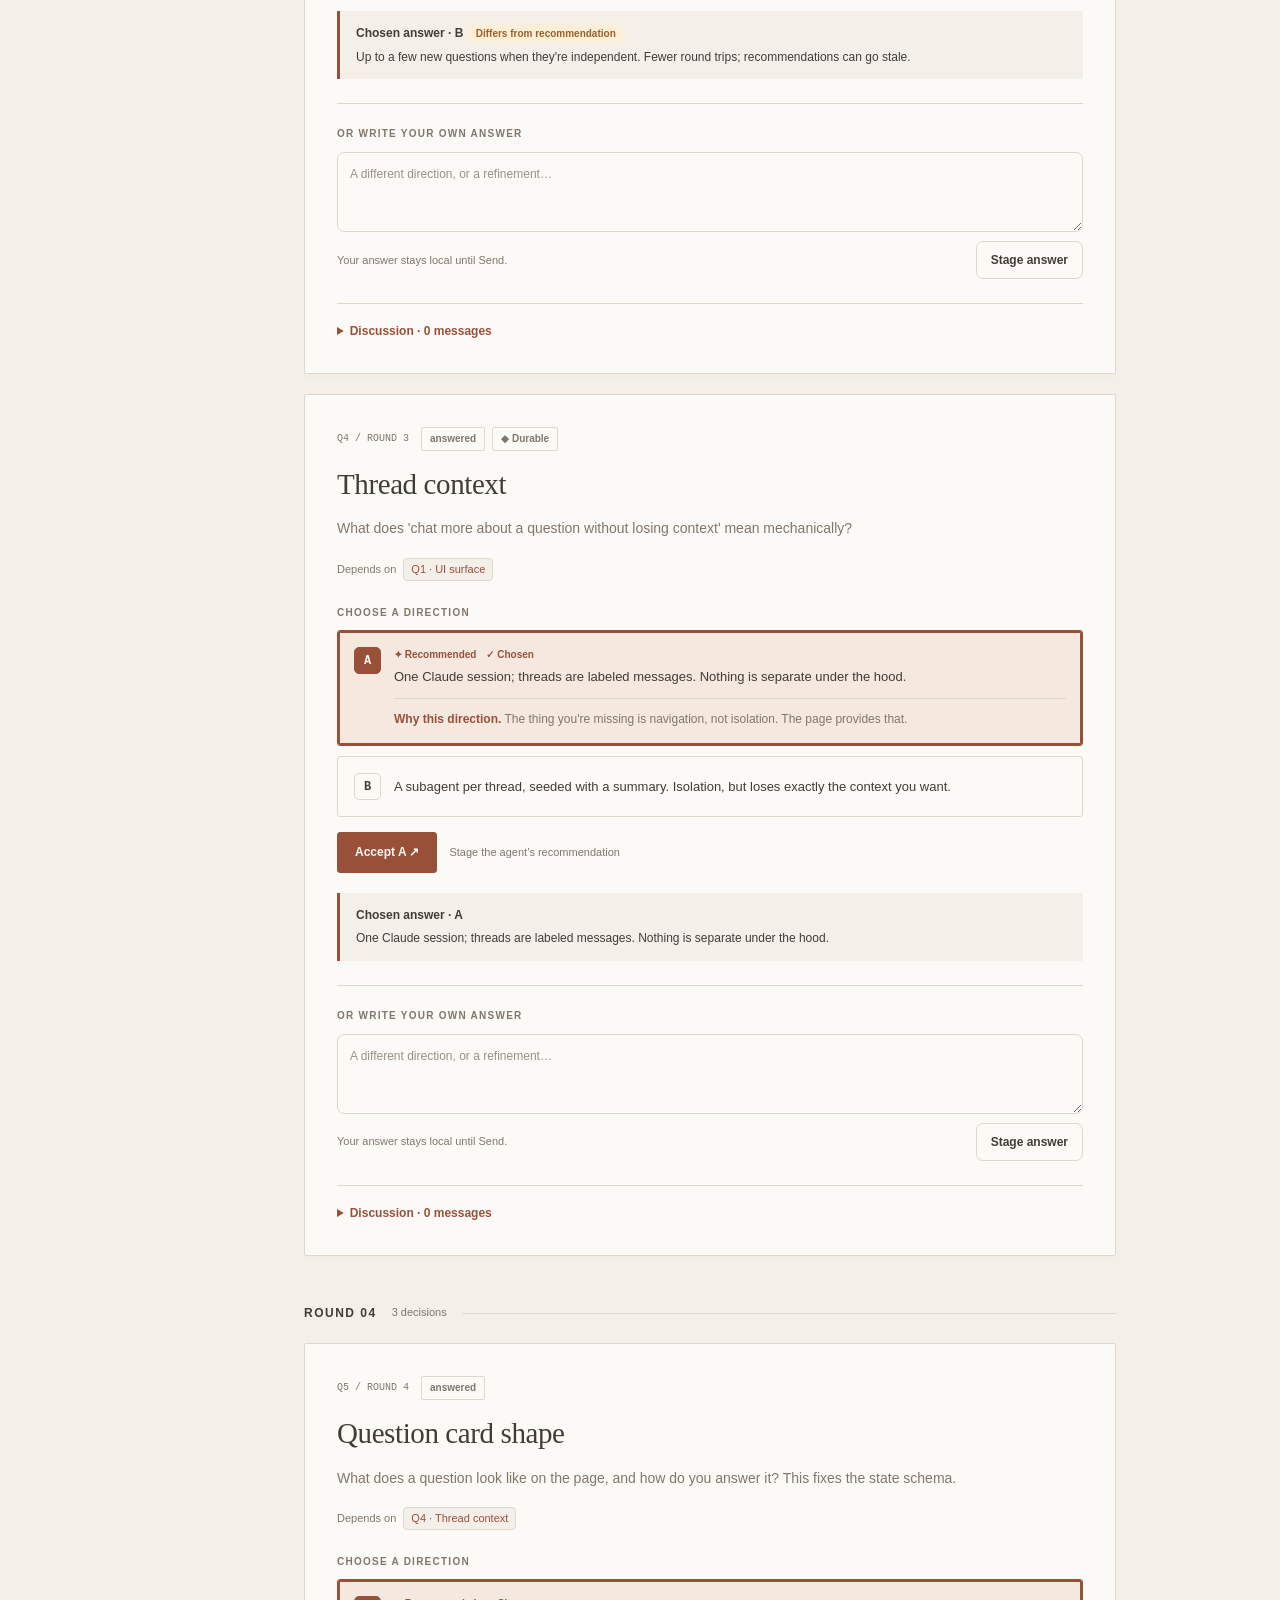
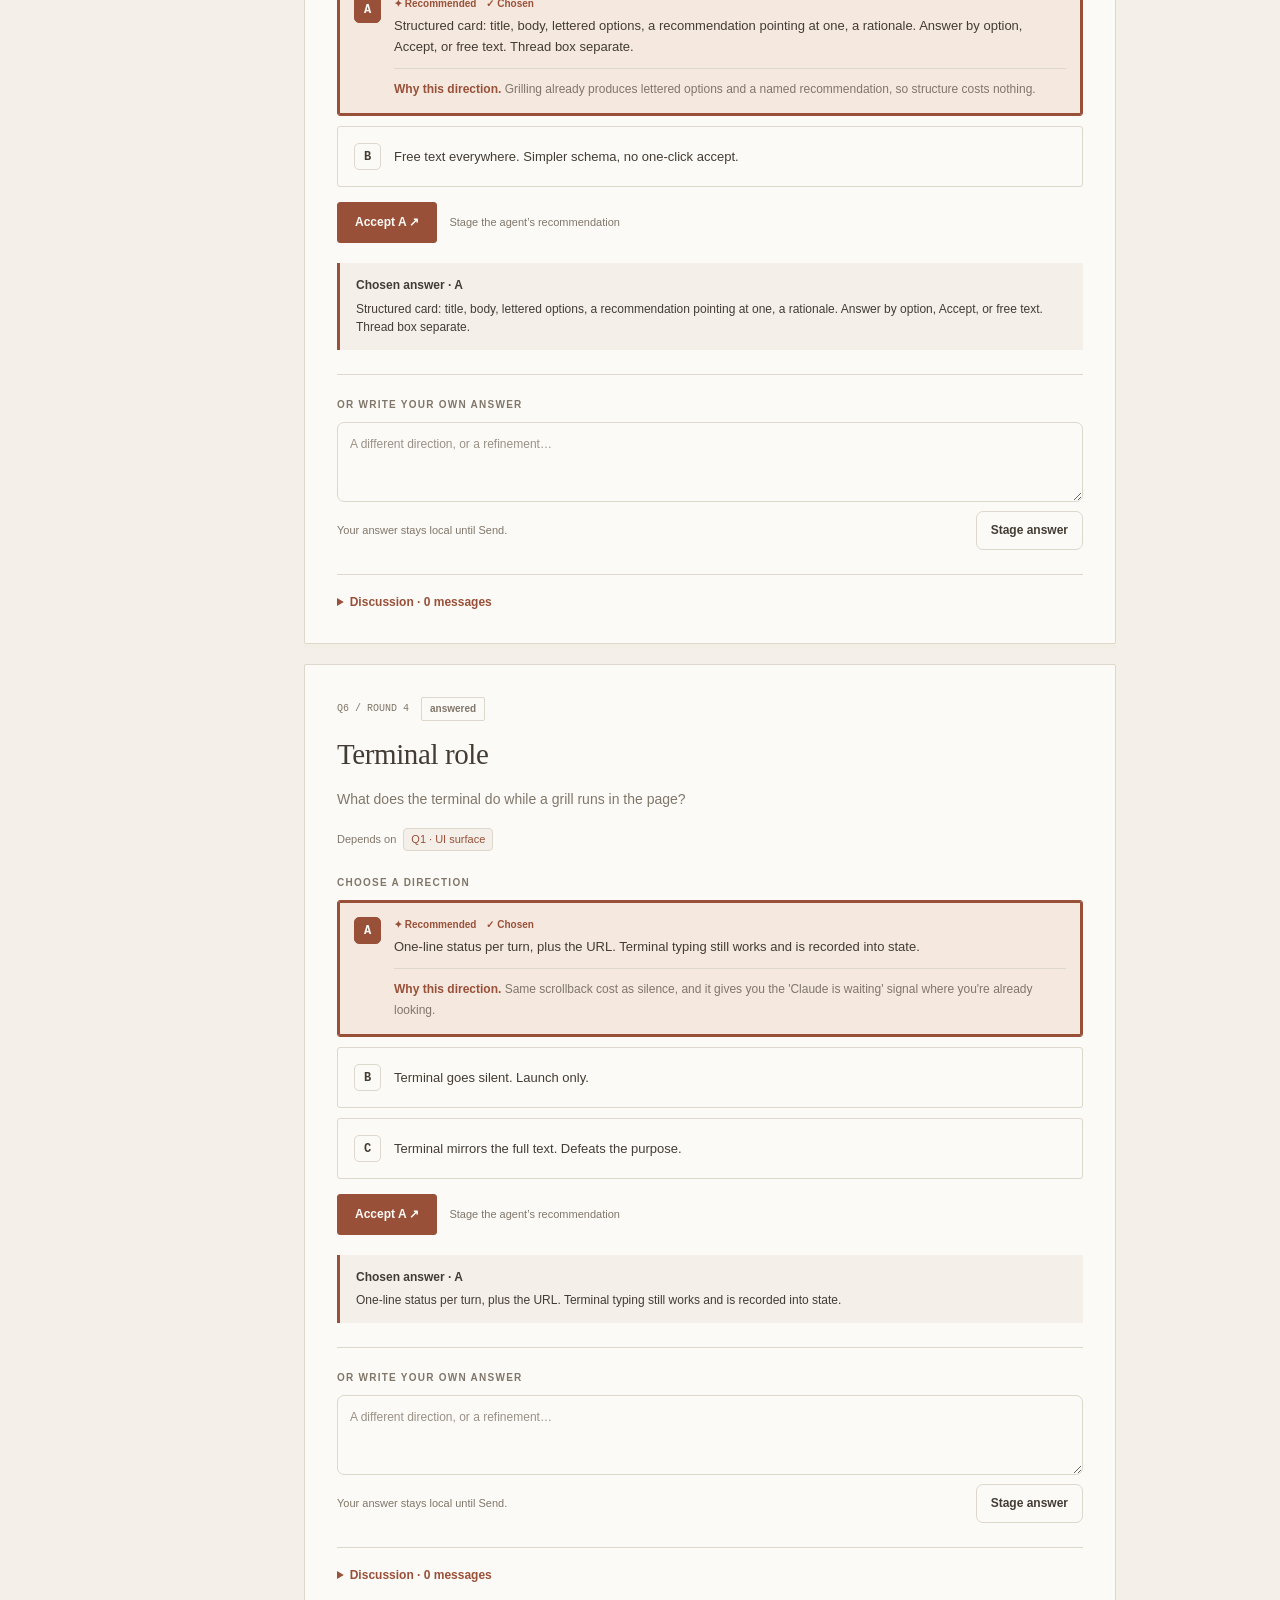
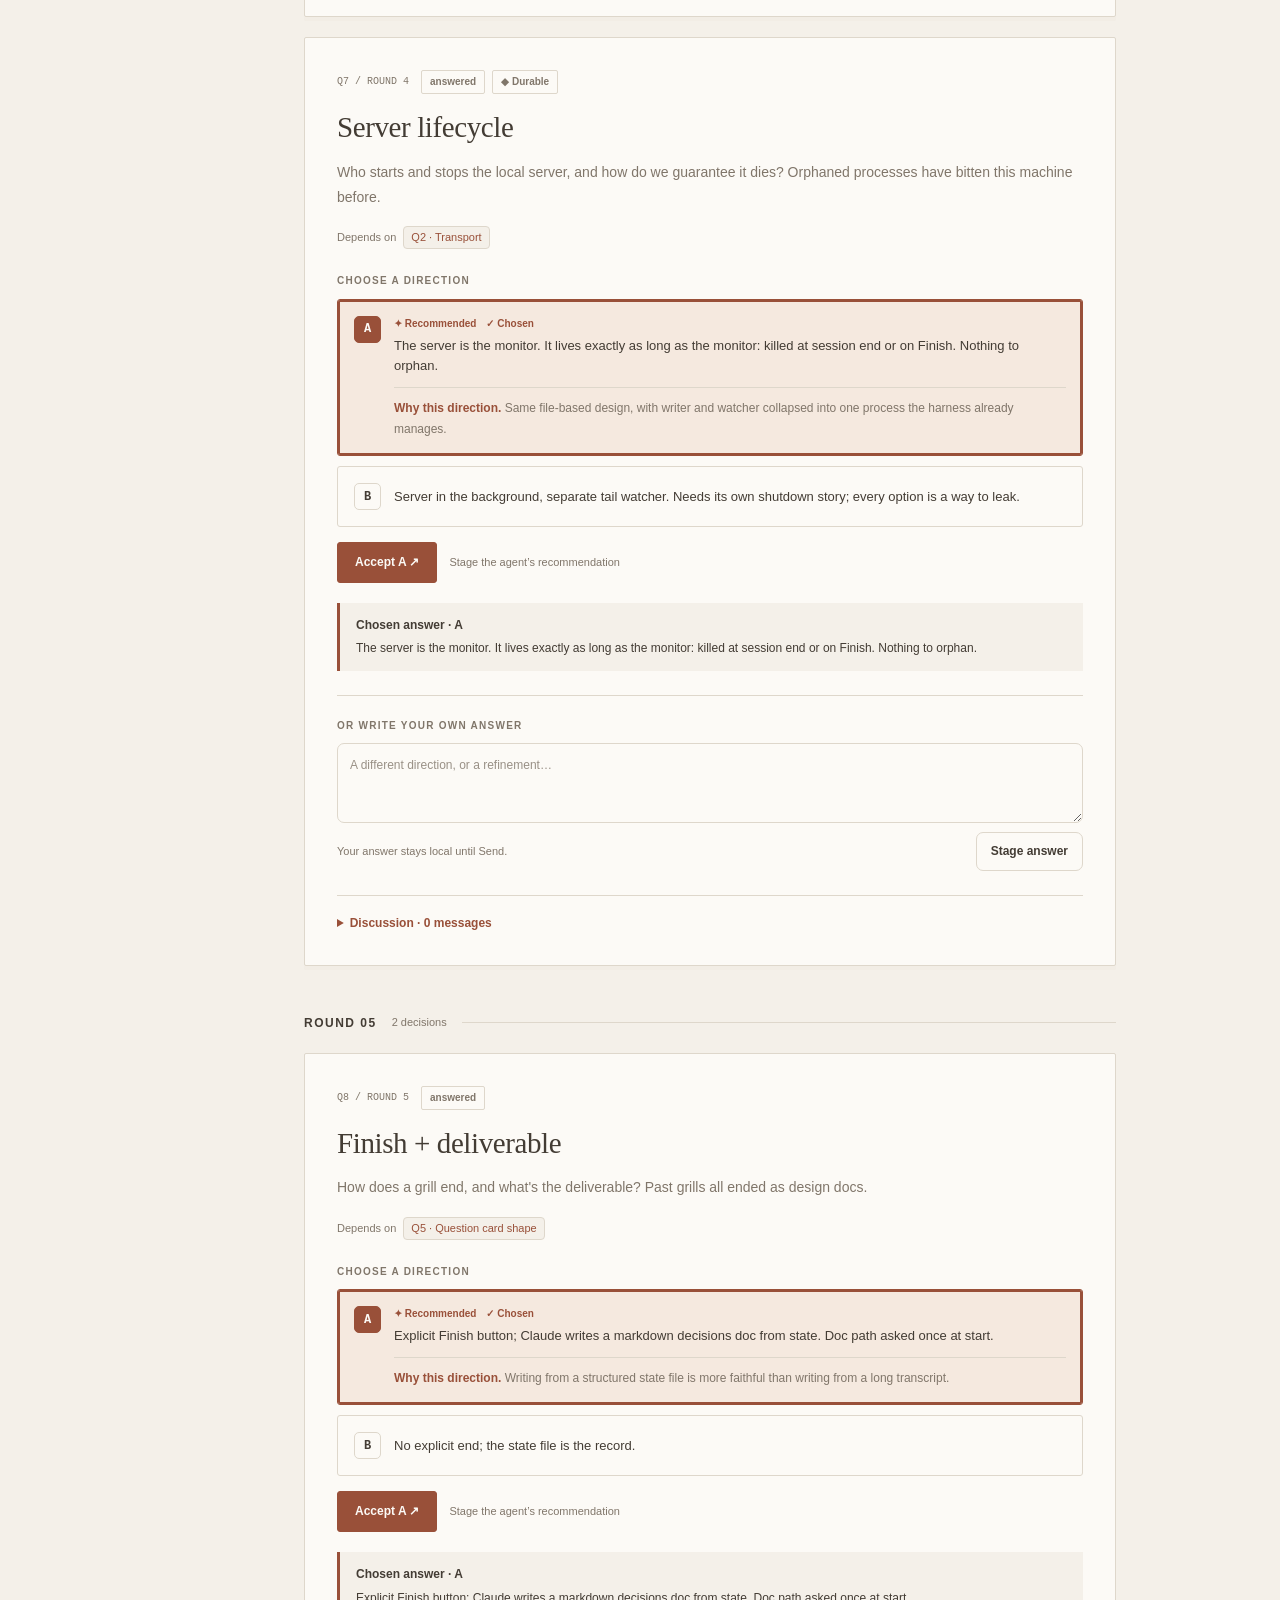
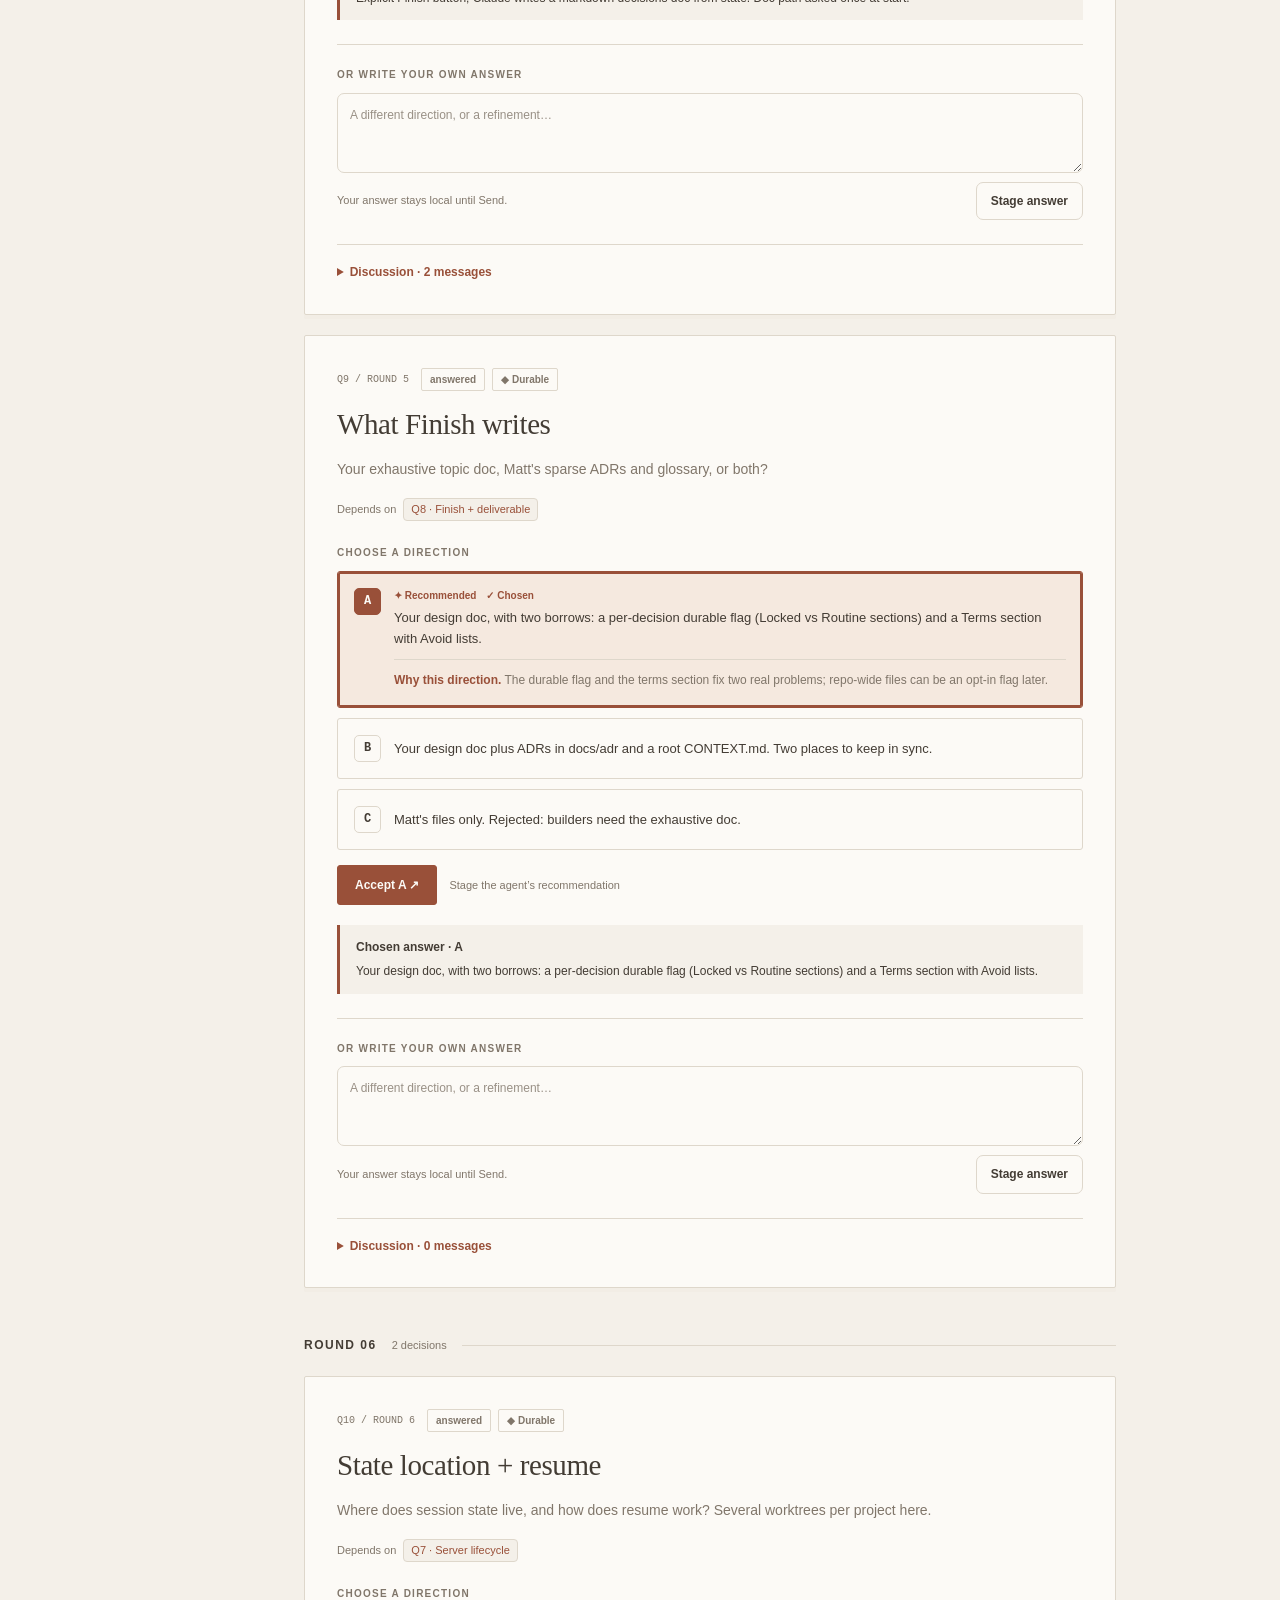
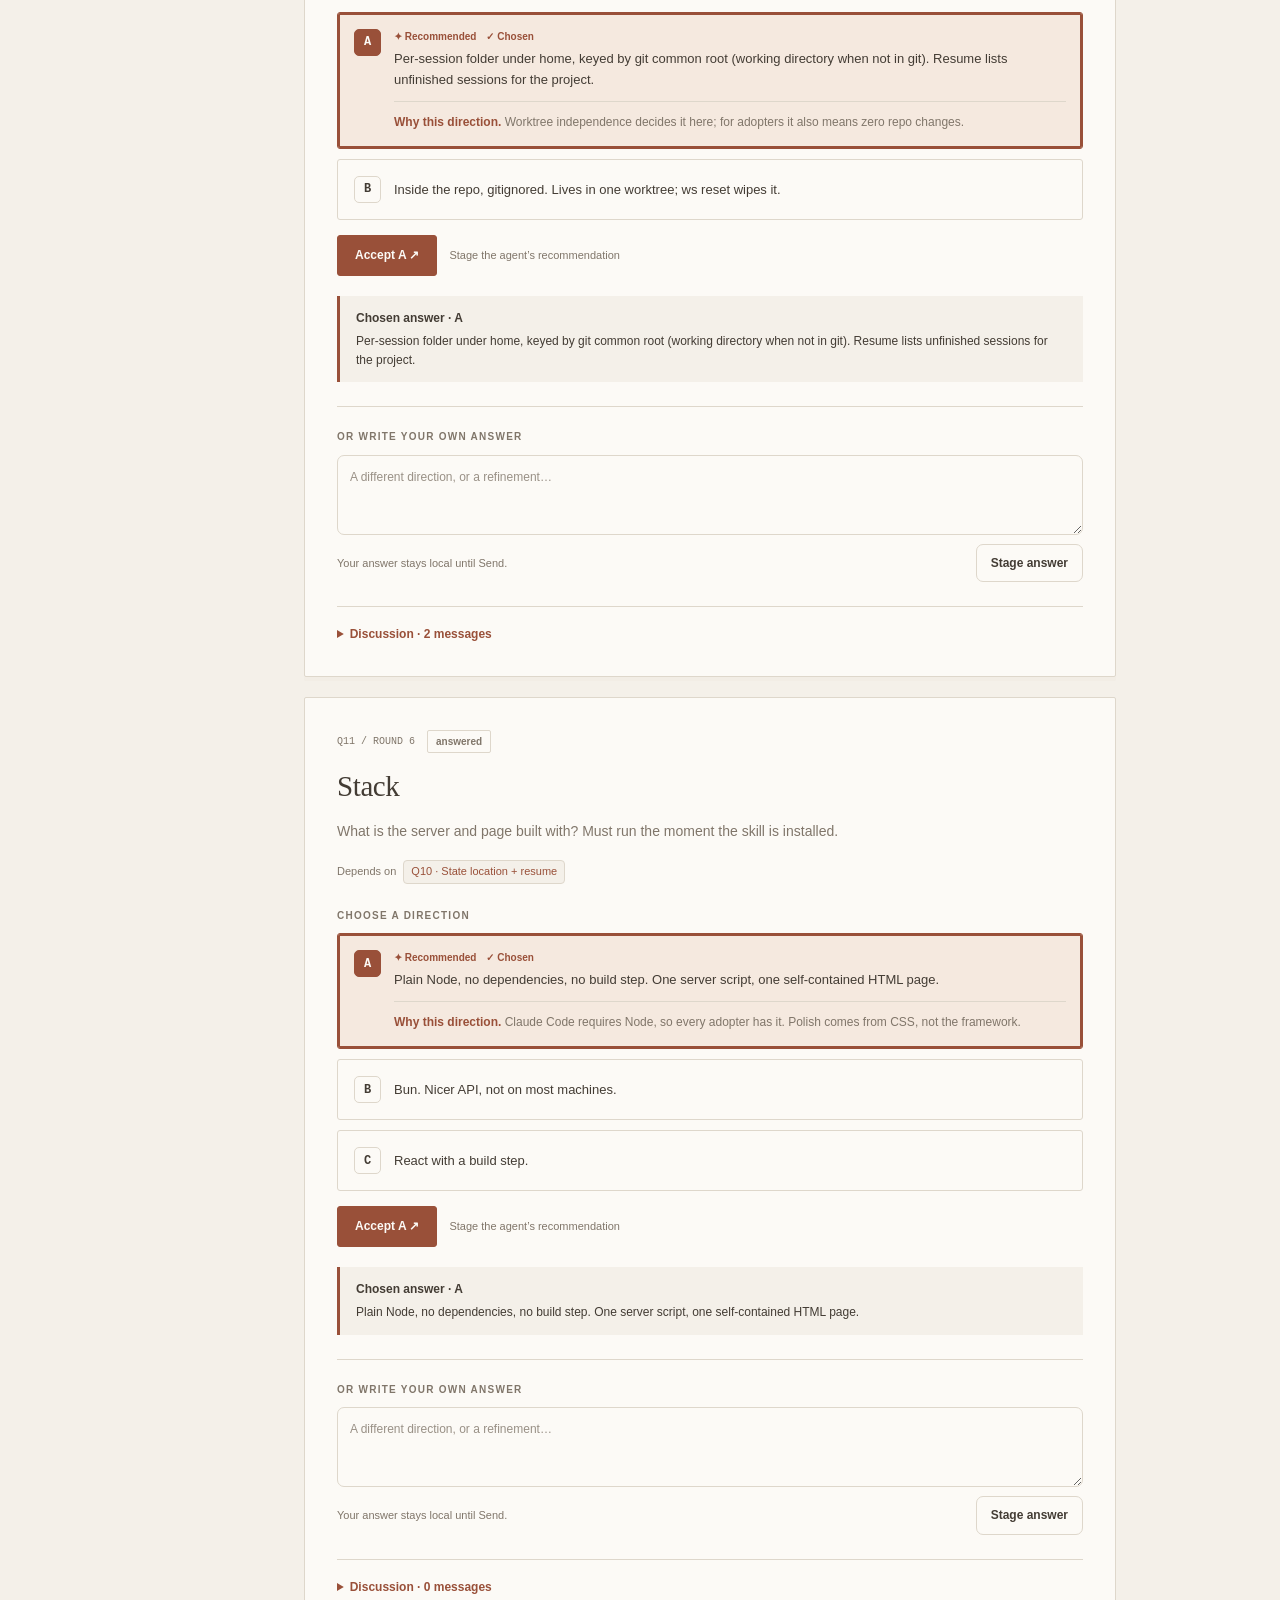
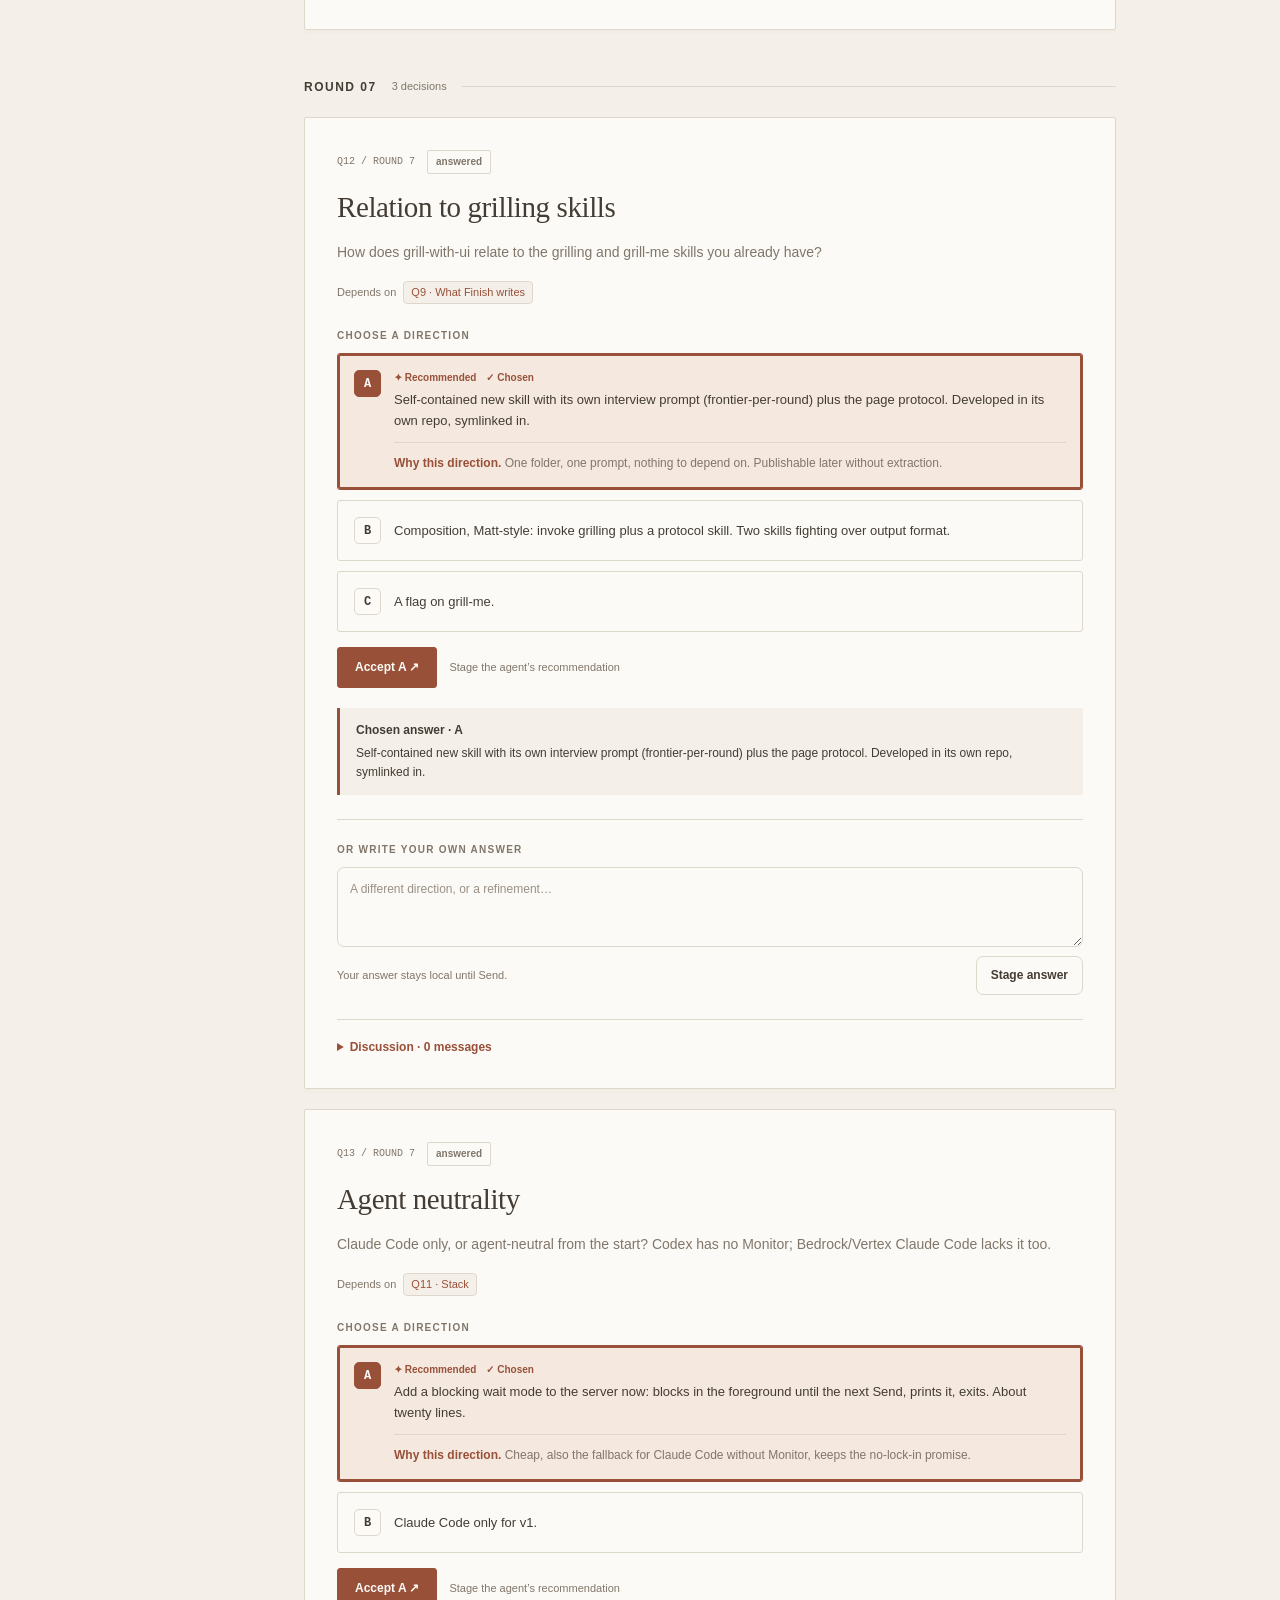
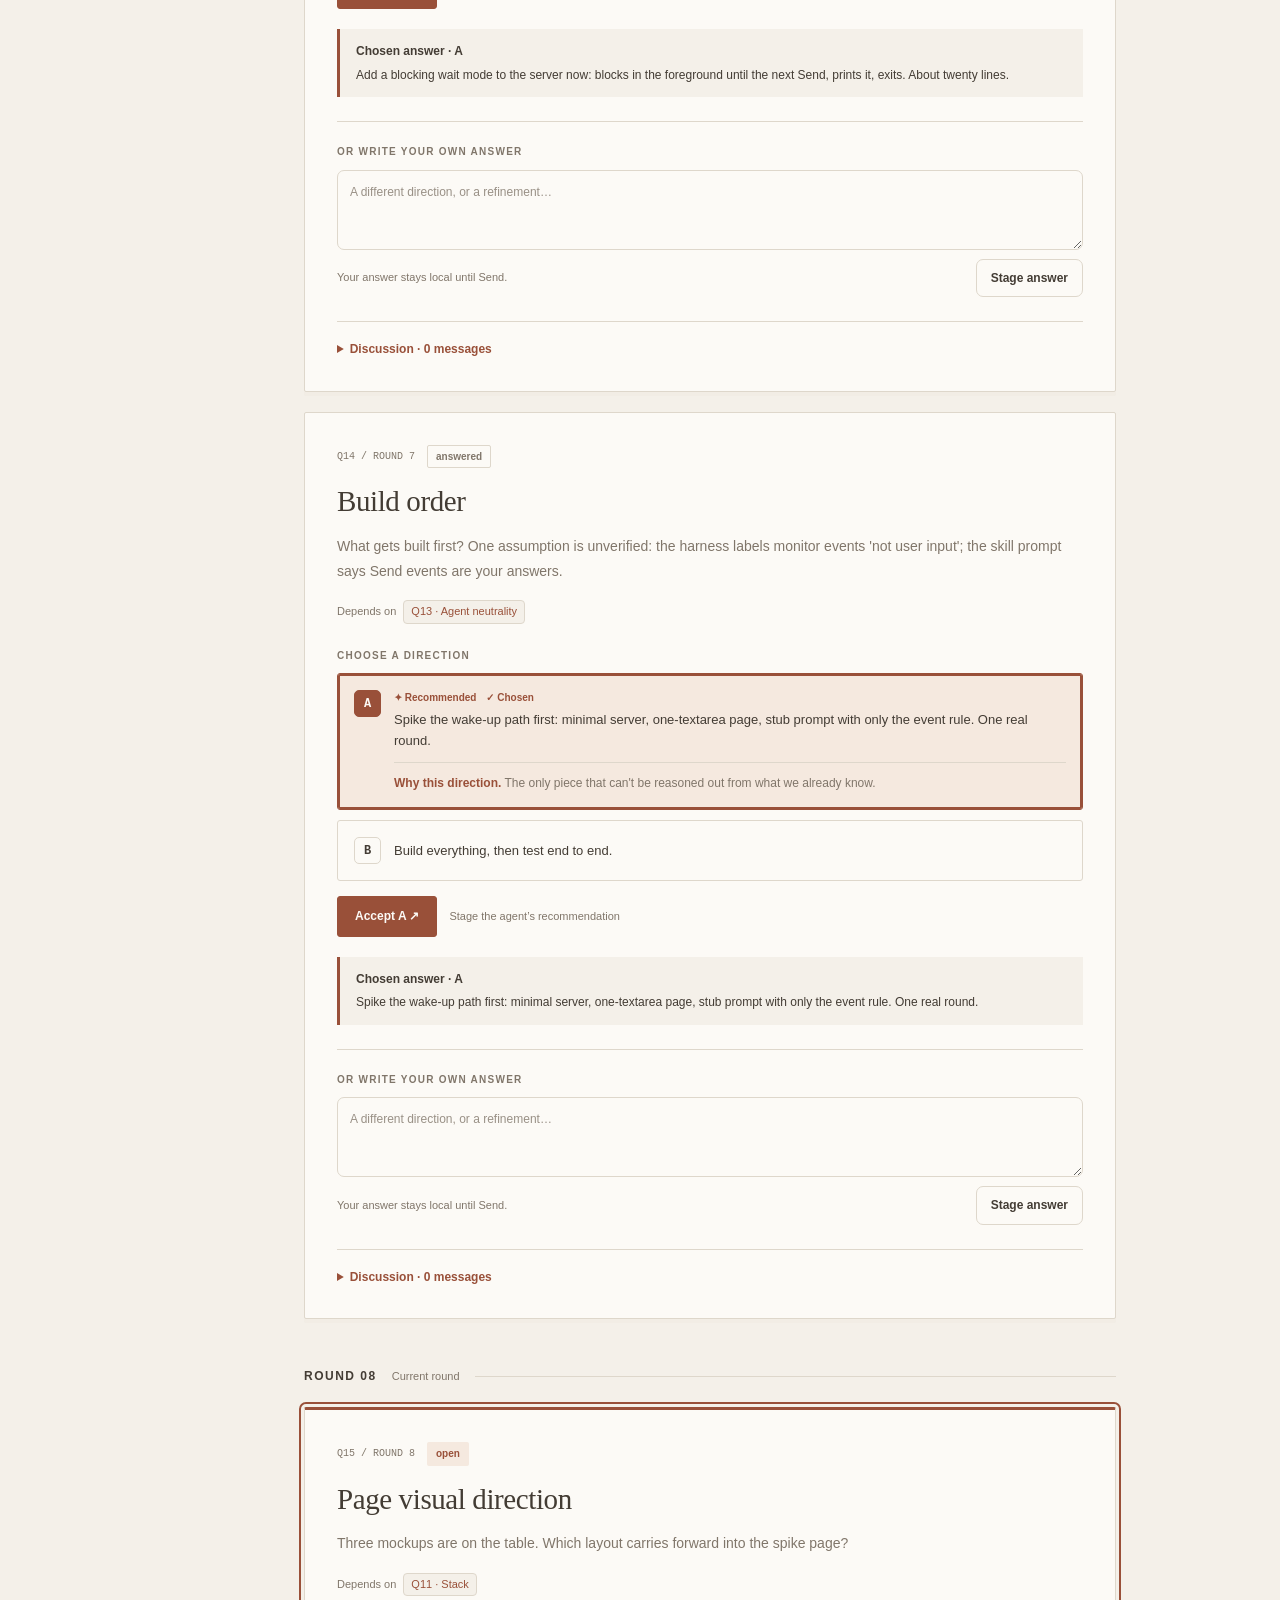
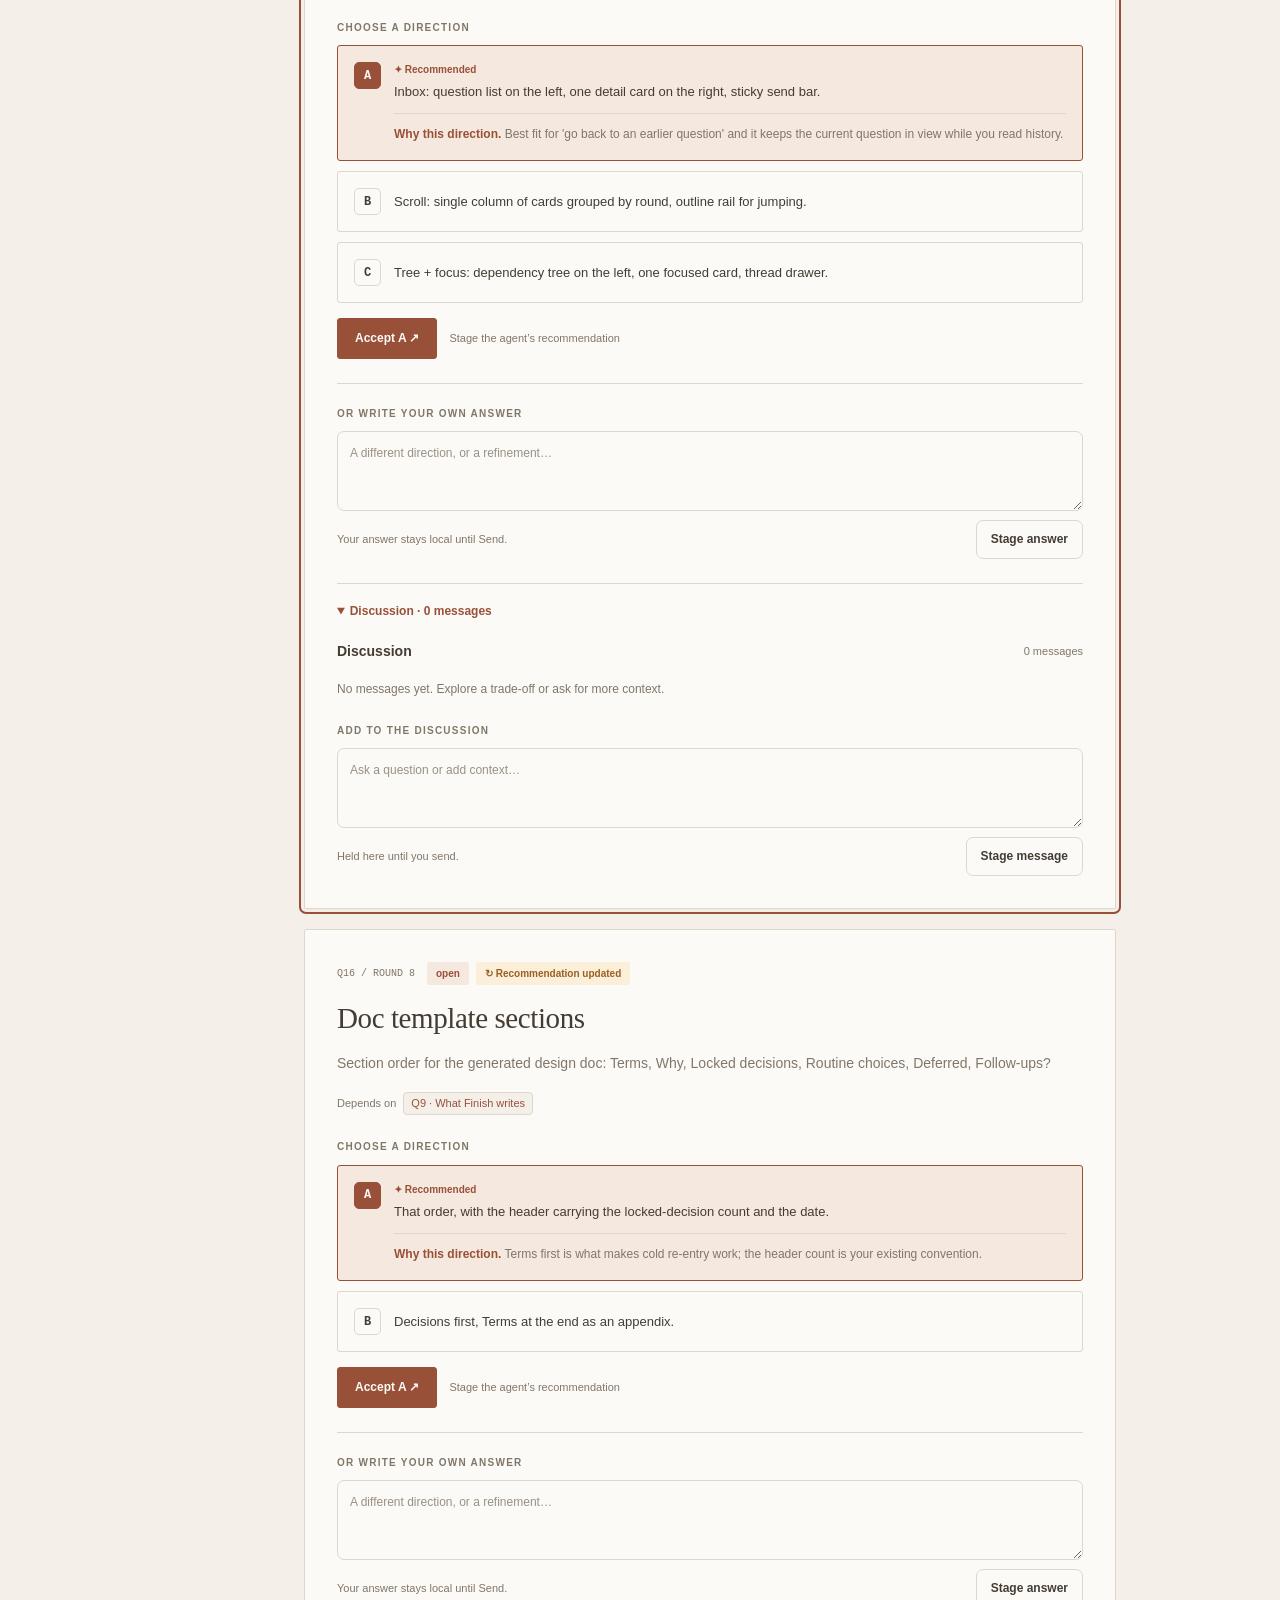
<file: grill-with-ui-fork/design/mockups-codex/b-scroll.html>
<!doctype html>
<html lang="en">
<head><meta charset="utf-8"><meta name="viewport" content="width=device-width,initial-scale=1"><title>Grill — Scroll</title><style>
*{box-sizing:border-box}.card:focus{outline:2px solid var(--accent);outline-offset:3px}.mobile-doc{display:none} :root{--bg:#f3f3ed;--surface:#fffefa;--ink:#263e37;--muted:#65736c;--line:#dce1d8;--accent:#23664e;--tint:#eaf2e9;--warning:#996024;--warm:#fbefd9;--nav:300px} body{margin:0;background:var(--bg);color:var(--ink);font:14px/1.55 -apple-system,BlinkMacSystemFont,"Segoe UI",sans-serif}button,textarea{font:inherit}button,a,summary{-webkit-tap-highlight-color:transparent}button,a{touch-action:manipulation}button{cursor:pointer}button:disabled{cursor:default;opacity:.42}a{color:var(--accent)}button:focus-visible,a:focus-visible,textarea:focus-visible,summary:focus-visible{outline:3px solid var(--accent);outline-offset:3px}button{color:inherit} .masthead{height:86px;border-bottom:1px solid var(--line);background:var(--surface);display:flex;align-items:center;justify-content:space-between;gap:20px;padding:0 32px;position:sticky;top:0;z-index:10}.identity{display:flex;align-items:center;gap:14px}.brand{width:38px;height:38px;background:var(--ink);color:var(--surface);border-radius:11px;display:grid;place-items:center;font:22px Georgia,serif}.eyebrow,.kicker{font-size:10px;letter-spacing:1.8px;text-transform:uppercase;font-weight:750}.eyebrow{color:var(--muted)}.topic{font-weight:650;font-size:17px}.header-actions{display:flex;align-items:center;gap:22px}.agent{font-size:12px;white-space:nowrap;display:flex;align-items:center;gap:7px}.agent:before{content:'';width:7px;height:7px;background:#609778;border-radius:50%}.agent.working:before{background:#d59c3a;animation:pulse .75s infinite alternate}@keyframes pulse{to{opacity:.3}}.quiet{border:1px solid var(--line);border-radius:7px;background:transparent;padding:9px 14px;font-weight:600;font-size:12px}.workspace{display:grid;grid-template-columns:var(--nav) minmax(0,1fr);max-width:1680px;margin:auto;min-height:calc(100vh - 167px)}.rail{border-right:1px solid var(--line);padding:28px 18px 32px;position:sticky;top:86px;height:calc(100vh - 167px);overflow:auto;scrollbar-width:thin}.rail-head{padding:0 12px 20px}.rail-head h2{margin:0 0 4px;font-size:16px}.muted{color:var(--muted)}.rail-head p{margin:0;font-size:12px}.progress{height:3px;background:var(--line);margin:15px 0 5px;overflow:hidden;border-radius:4px}.progress span{display:block;background:var(--accent);height:100%}.round-label{display:flex;justify-content:space-between;color:var(--muted);font-size:10px;font-weight:700;letter-spacing:1.3px;text-transform:uppercase;margin:23px 12px 9px}.round-label.current{color:var(--accent)}.nav-item{display:flex;align-items:flex-start;gap:10px;padding:10px 12px;color:var(--ink);text-decoration:none;border:1px solid transparent;border-radius:7px;margin:2px 0}.nav-item:hover{background:var(--tint)}.nav-item.active{background:var(--surface);border-color:var(--line);box-shadow:0 2px 4px #172e2206}.nav-dot{width:16px;flex-shrink:0;text-align:center;font-size:12px;color:var(--accent);margin-top:1px}.nav-dot.deferred{color:var(--muted)}.nav-copy{flex:1;min-width:0}.nav-title{font-size:12px;font-weight:550}.qid{color:var(--muted);font-size:10px;font-family:ui-monospace,SFMono-Regular,monospace;margin-right:5px}.nav-info{display:block;font-size:10px;color:var(--muted);margin-top:3px}.nav-stage{display:inline-block;color:var(--warning);font-size:10px;font-weight:700;margin-left:5px}.main{padding:36px 48px 50px;min-width:0}.section-top{display:flex;align-items:center;justify-content:space-between;margin:0 auto 24px;max-width:850px}.section-top h1{font-size:24px;letter-spacing:-.6px;margin:2px 0 0;font-weight:600}.section-top .count{font-size:12px;color:var(--muted)}.card{max-width:850px;margin:auto;background:var(--surface);border:1px solid var(--line);border-radius:12px;padding:30px;box-shadow:0 3px 12px #23342c03;scroll-margin-top:108px}.card-top{display:flex;gap:7px;align-items:center;flex-wrap:wrap;margin-bottom:16px}.tag{font-size:10px;font-weight:650;padding:3px 8px;border-radius:5px;border:1px solid var(--line);color:var(--muted)}.tag.open{color:var(--accent);background:var(--tint);border-color:transparent}.tag.staged,.tag.updated,.tag.diff{color:var(--warning);background:var(--warm);border-color:transparent}.card h2{font-size:28px;line-height:1.2;letter-spacing:-.8px;margin:0 0 15px;font-weight:600}.body-copy{color:var(--muted);font-size:14px;line-height:1.8;margin:0 0 16px}.deps{font-size:11px;color:var(--muted);display:flex;gap:7px;flex-wrap:wrap;align-items:center;padding-bottom:24px}.deps a{background:var(--bg);border:1px solid var(--line);padding:2px 7px;border-radius:4px;text-decoration:none}.field-label{font-size:10px;letter-spacing:1.25px;font-weight:700;text-transform:uppercase;display:block;margin-bottom:10px;color:var(--muted)}.options{display:grid;gap:10px}.option{display:flex;align-items:flex-start;gap:13px;width:100%;border:1px solid var(--line);background:transparent;border-radius:8px;text-align:left;padding:16px;line-height:1.6}.option:hover{border-color:var(--accent);background:var(--tint)}.option.recommended{border-color:var(--accent);background:var(--tint)}.option.selected{box-shadow:inset 0 0 0 2px var(--accent)}.letter{display:grid;place-items:center;flex-shrink:0;width:27px;height:27px;background:var(--surface);border:1px solid var(--line);border-radius:5px;font:600 12px/1 ui-monospace,SFMono-Regular,monospace}.recommended .letter{background:var(--accent);color:var(--surface);border-color:var(--accent)}.option-content{flex:1;min-width:0;font-size:13px}.option-label{display:flex;gap:10px;flex-wrap:wrap;font-size:10px;font-weight:700;color:var(--accent);margin-bottom:4px}.rationale{display:block;margin-top:10px;padding-top:10px;border-top:1px solid var(--line);font-size:12px;color:var(--muted);line-height:1.7}.rationale strong{color:var(--accent)}.accept-row{display:flex;align-items:center;gap:12px;flex-wrap:wrap;margin-top:15px}.primary{background:var(--accent);border:1px solid var(--accent);color:var(--surface);font-weight:650;font-size:12px;border-radius:7px;padding:10px 17px}.hint{font-size:11px;color:var(--muted)}.answer-record{margin:20px 0;background:var(--bg);border-left:3px solid var(--accent);padding:13px 16px;font-size:12px}.answer-record p{margin:5px 0 0}.text-response{border-top:1px solid var(--line);margin-top:24px;padding-top:22px}textarea{display:block;resize:vertical;width:100%;min-height:80px;border:1px solid var(--line);border-radius:7px;background:var(--surface);color:var(--ink);padding:12px;font-size:12px;line-height:1.6}textarea::placeholder{color:var(--muted);opacity:.8}.form-foot{display:flex;justify-content:space-between;align-items:center;gap:12px;margin-top:9px}.thread{border-top:1px solid var(--line);padding-top:22px;margin-top:25px}.thread-heading{display:flex;justify-content:space-between;gap:10px;align-items:center;margin-bottom:18px}.thread-heading h3{font-size:14px;margin:0}.thread-heading span{font-size:11px;color:var(--muted)}.message{margin:0 0 18px;display:flex;gap:10px}.avatar{width:25px;height:25px;border:1px solid var(--line);border-radius:50%;display:grid;place-items:center;font-size:10px;flex-shrink:0;background:var(--tint)}.message-content{flex:1;min-width:0}.message-who{font-size:11px;font-weight:700}.message p{margin:3px 0 0;color:var(--muted);font-size:12px;line-height:1.75;overflow-wrap:anywhere}.empty-thread{font-size:12px;color:var(--muted);padding:0 0 8px}.composer{margin-top:16px}.sendbar{position:fixed;bottom:0;left:0;right:0;z-index:20;border-top:1px solid var(--line);background:var(--surface);min-height:81px;padding:16px 32px;display:flex;align-items:center;justify-content:space-between;gap:18px}.send-summary{display:flex;align-items:center;gap:12px}.stage-count{background:var(--tint);color:var(--accent);width:32px;height:32px;border-radius:50%;display:grid;place-items:center;font-weight:700}.send-copy{font-size:12px;font-weight:600}.send-copy small{display:block;font-size:11px;color:var(--muted);font-weight:400}.send-actions{display:flex;align-items:center;gap:22px}.doc{font:11px ui-monospace,SFMono-Regular,monospace;color:var(--muted)}#send{min-width:155px;padding:12px 20px}.toast{position:fixed;bottom:96px;left:50%;transform:translateX(-50%);padding:12px 20px;border-radius:8px;background:var(--ink);color:var(--surface);box-shadow:0 4px 25px #0002;z-index:30;font-size:12px}.toast:empty{display:none}body{padding-bottom:81px}.thread-toggle{cursor:pointer;color:var(--accent);font-size:12px;font-weight:650;padding:18px 0 0}.inline-thread{border-top:1px solid var(--line);margin-top:24px}.inline-thread .thread{border:0;margin:0;padding-top:20px}.drawer{padding:28px 22px;border-left:1px solid var(--line);position:sticky;top:86px;height:calc(100vh - 167px);overflow:auto;background:var(--surface)}.drawer .thread{border:0;padding:0;margin:0}.drawer-context{font-size:11px;color:var(--muted);padding-bottom:24px}.tree-list,.tree-list ul{list-style:none;padding:0;margin:0}.tree-list ul{margin-left:15px;border-left:1px solid var(--line);padding-left:8px}.tree-list .nav-item{padding:8px 7px;position:relative}.tree-list ul .nav-item:before{content:'';position:absolute;left:-9px;top:21px;width:8px;border-top:1px solid var(--line)}.tree-list .nav-info{font-size:9px}.tree-legend{padding:17px 9px;font-size:10px;color:var(--muted);border-top:1px solid var(--line);margin-top:18px}.round-section{margin-bottom:48px}.round-heading{display:flex;align-items:center;gap:15px;margin:0 0 21px}.round-heading h2{margin:0;font-size:12px;letter-spacing:1.5px;text-transform:uppercase}.round-heading:after{content:'';height:1px;background:var(--line);flex:1}.round-heading span{color:var(--muted);font-size:11px}.scroll-intro{margin-bottom:40px;padding-bottom:27px;border-bottom:1px solid var(--line)}.scroll-intro h1{font:44px/1.15 Georgia,serif;margin:10px 0 14px;letter-spacing:-1px}.scroll-intro p{font-size:13px;color:var(--muted)}
body.scroll{--bg:#f4f0e9;--surface:#fcfaf6;--ink:#433c34;--muted:#80766a;--line:#ded7cb;--accent:#995039;--tint:#f5e9df;--nav:240px}.scroll .main{max-width:940px;padding:42px 64px 60px}.scroll .card{border-radius:2px;padding:32px;margin-bottom:20px;box-shadow:0 4px 0 #e9e2d73b}.scroll .card h2{font:29px/1.2 Georgia,serif;letter-spacing:-.4px}.scroll .card.active{border-top:3px solid var(--accent)}.scroll .brand{border-radius:50%;background:var(--accent)}.scroll .nav-item.active{background:var(--tint);border-color:transparent}.scroll .round-label{margin-top:18px}.scroll .nav-item{padding:6px 10px}.scroll .rail{background:var(--bg)}.scroll .section-top{display:none}.scroll .option{border-radius:3px}.scroll .primary{border-radius:3px}.scroll .card-top .tag{border-radius:2px}
body.tree{--bg:#131c23;--surface:#1a252e;--ink:#e0e7e9;--muted:#98aab3;--line:#34434c;--accent:#9ad9bd;--tint:#243c36;--warning:#e6bd7e;--warm:#3d3328;--nav:310px}.tree .workspace{grid-template-columns:310px minmax(390px,1fr) 300px;max-width:1900px}.tree .masthead{background:#141e26}.tree .brand{background:var(--accent);color:var(--bg);border-radius:6px}.tree .main{padding:28px 26px 50px}.tree .card{padding:25px;border-radius:8px;box-shadow:none}.tree .card h2{font-size:25px}.tree .section-top h1{font-size:19px}.tree .kicker,.tree .eyebrow,.tree .field-label{font-family:ui-monospace,SFMono-Regular,monospace}.tree .primary,.tree .recommended .letter{color:#152c24}.tree .nav-item.active{border-color:#548571;background:var(--tint)}.tree .rail-head{padding-left:7px}.tree .rail{padding:26px 14px}.tree .sendbar{background:#141e26}.tree .option{padding:13px}.tree .option-content{font-size:12px}.tree .rationale{font-size:11px}.tree .tag{font-size:9px}.tree .body-copy{font-size:13px}.tree .doc{color:var(--muted)}
@media(min-width:1600px){.tree .workspace{grid-template-columns:340px minmax(450px,1fr) 340px}.tree .main{padding:35px 50px}.tree .card{padding:32px}}@media(max-width:1150px){.tree .workspace{grid-template-columns:250px minmax(0,1fr)}.tree .drawer{grid-column:2;position:static;height:auto;border:0;margin:0 26px 35px;border-radius:8px}.tree .main{padding-bottom:24px}.main{padding:28px}.scroll .main{padding:35px}.tree .rail{grid-row:1 / span 2}}@media(max-width:760px){.mobile-doc{display:block;font:9px ui-monospace,SFMono-Regular,monospace;color:var(--muted);margin-top:3px}.masthead{height:auto;min-height:82px;padding:14px 18px;align-items:flex-start}.identity{gap:9px}.brand{width:29px;height:29px}.topic{font-size:14px}.eyebrow{font-size:8px}.header-actions{gap:8px;flex-direction:column;align-items:flex-end}.header-actions .quiet{padding:5px 10px}.agent{font-size:10px}.workspace,.tree .workspace{display:block}.rail,.tree .rail{position:relative;top:auto;height:220px;border-right:0;border-bottom:1px solid var(--line);padding:14px}.rail-head{display:none}.main,.scroll .main,.tree .main{padding:24px 16px}.card,.scroll .card,.tree .card{padding:21px}.card h2{font-size:24px}.section-top{margin-bottom:18px}.sendbar{padding:12px 16px;min-height:81px;gap:10px}.send-actions{gap:0}.doc{display:none}.send-copy small{max-width:145px;font-size:10px}.send-summary{gap:7px}.stage-count{width:25px;height:25px;flex-shrink:0}#send{min-width:130px;padding:11px}.send-copy{font-size:11px}.scroll-intro h1{font-size:34px}.tree .drawer{margin:0 16px 26px}.card{scroll-margin-top:110px}.form-foot .hint{max-width:60%}.toast{width:calc(100% - 32px);text-align:center}.option{padding:12px;gap:10px}}
</style></head>
<body class="scroll" data-layout="scroll">
<header class="masthead"><div class="identity"><div class="brand" aria-hidden="true">g</div><div><div class="eyebrow">Grill session / Scroll</div><div class="topic"></div><span class="mobile-doc" data-doc></span></div></div><div class="header-actions"><span class="agent" role="status" aria-live="polite">Agent waiting</span><button class="quiet" type="button">Finish grill</button></div></header>
<div class="workspace"><nav class="rail" aria-label="Question navigation"></nav><main class="main"></main></div>
<footer class="sendbar"><div class="send-summary"><span class="stage-count">0</span><div class="send-copy"></div></div><div class="send-actions"><span class="doc" title="Target document"><span class="project" hidden></span>↳ <span data-doc></span></span><button id="send" class="primary" type="button" disabled>Send to Agent</button></div></footer><div class="toast" role="status" aria-live="polite"></div>
<script>// Sample data: the real grill-with-ui design session of 2026-09-06, lightly compressed.
const SESSION = {
  topic: "grill-with-ui skill",
  project: "~/Projects/grill-with-ui",
  doc: "docs/design.md",
  agent: { status: "waiting", since: "22:41" },
  terms: [
    { term: "Round", def: "One agent turn's worth of new questions: the current frontier.", avoid: ["batch", "wave"] },
    { term: "Frontier", def: "Questions whose prerequisites are all settled and can be asked now.", avoid: ["queue", "next up"] },
    { term: "Send", def: "One press of Send to Agent: every staged action shipped as a single event.", avoid: ["submit", "reply"] },
    { term: "Durable decision", def: "Hard to reverse, surprising without context, a real trade-off. Goes under Locked decisions.", avoid: ["ADR", "big decision"] },
  ],
  rounds: [
    { n: 1, ids: ["q1"] }, { n: 2, ids: ["q2"] }, { n: 3, ids: ["q3", "q4"] },
    { n: 4, ids: ["q5", "q6", "q7"] }, { n: 5, ids: ["q8", "q9"] }, { n: 6, ids: ["q10", "q11"] },
    { n: 7, ids: ["q12", "q13", "q14"] }, { n: 8, ids: ["q15", "q16", "q17"] },
  ],
  questions: {
    q1: { id: "q1", round: 1, title: "UI surface", deps: [],
      body: "What is the UI surface, and how does it talk to the running session? This is the root decision; state format, threads and resume all hang off it.",
      options: [
        { k: "A", text: "Local browser app. A tiny bundled server serves a page and reads/writes one state file per session. Terminal stays a parallel input." },
        { k: "B", text: "Read-only side panel. Claude re-renders an HTML summary each turn; you still answer in the terminal by number." },
        { k: "C", text: "MCP app panel. Only if Claude Code renders it. Heavier to build and install." },
        { k: "D", text: "Terminal TUI. Doesn't solve scrollback. Listed to rule out." },
      ],
      rec: { option: "A", why: "Works in any terminal today, nothing to install, and the file protocol is agent-neutral so a Codex version is packaging, not a rewrite." },
      status: "answered", answer: { kind: "accept", option: "A", text: "A is exactly what I was thinking" }, durable: true, thread: [] },
    q2: { id: "q2", round: 2, title: "Transport", deps: ["q1"],
      body: "How does a browser answer reach the running Claude session? Docs check: Monitor wakes an idle session; a background shell exiting does not; Channels need a launch flag.",
      options: [
        { k: "A", text: "Persistent Monitor on the server's WebSocket. Every browser action is one event and one Claude turn." },
        { k: "B", text: "Claude Code Channels. Officially blessed, but needs a startup flag and a plugin." },
        { k: "C", text: "Manual nudge: answer in the browser, type 'go' in the terminal." },
      ],
      rec: { option: "A", why: "No startup flags, works from inside the skill. Live test fired while idle: verified." },
      status: "answered", answer: { kind: "text", text: "Simpler: the web app writes to a local JSON and the agent has a file-change watcher on it." },
      durable: true,
      thread: [
        { who: "agent", text: "Yes, and simpler than what I proposed. Refinement: two files, not one. state.json written only by the agent; events.jsonl appended only by the web app, watched with plain tail -F." },
      ] },
    q3: { id: "q3", round: 3, title: "Questions per turn", deps: ["q2"],
      body: "When Claude replies to a batch, how many new questions does it post on top of the thread replies?",
      options: [
        { k: "A", text: "Exactly one new primary question per turn. Keeps 'resolve dependencies one by one'." },
        { k: "B", text: "Up to a few new questions when they're independent. Fewer round trips; recommendations can go stale." },
      ],
      rec: { option: "A", why: "You already batch on your side; keeping Claude to one at a time is what makes recommendations trustworthy." },
      status: "answered", answer: { kind: "option", option: "B", text: "" }, durable: false, thread: [] },
    q4: { id: "q4", round: 3, title: "Thread context", deps: ["q1"],
      body: "What does 'chat more about a question without losing context' mean mechanically?",
      options: [
        { k: "A", text: "One Claude session; threads are labeled messages. Nothing is separate under the hood." },
        { k: "B", text: "A subagent per thread, seeded with a summary. Isolation, but loses exactly the context you want." },
      ],
      rec: { option: "A", why: "The thing you're missing is navigation, not isolation. The page provides that." },
      status: "answered", answer: { kind: "accept", option: "A" }, durable: true, thread: [] },
    q5: { id: "q5", round: 4, title: "Question card shape", deps: ["q4"],
      body: "What does a question look like on the page, and how do you answer it? This fixes the state schema.",
      options: [
        { k: "A", text: "Structured card: title, body, lettered options, a recommendation pointing at one, a rationale. Answer by option, Accept, or free text. Thread box separate." },
        { k: "B", text: "Free text everywhere. Simpler schema, no one-click accept." },
      ],
      rec: { option: "A", why: "Grilling already produces lettered options and a named recommendation, so structure costs nothing." },
      status: "answered", answer: { kind: "accept", option: "A" }, durable: false, thread: [] },
    q6: { id: "q6", round: 4, title: "Terminal role", deps: ["q1"],
      body: "What does the terminal do while a grill runs in the page?",
      options: [
        { k: "A", text: "One-line status per turn, plus the URL. Terminal typing still works and is recorded into state." },
        { k: "B", text: "Terminal goes silent. Launch only." },
        { k: "C", text: "Terminal mirrors the full text. Defeats the purpose." },
      ],
      rec: { option: "A", why: "Same scrollback cost as silence, and it gives you the 'Claude is waiting' signal where you're already looking." },
      status: "answered", answer: { kind: "accept", option: "A" }, durable: false, thread: [] },
    q7: { id: "q7", round: 4, title: "Server lifecycle", deps: ["q2"],
      body: "Who starts and stops the local server, and how do we guarantee it dies? Orphaned processes have bitten this machine before.",
      options: [
        { k: "A", text: "The server is the monitor. It lives exactly as long as the monitor: killed at session end or on Finish. Nothing to orphan." },
        { k: "B", text: "Server in the background, separate tail watcher. Needs its own shutdown story; every option is a way to leak." },
      ],
      rec: { option: "A", why: "Same file-based design, with writer and watcher collapsed into one process the harness already manages." },
      status: "answered", answer: { kind: "accept", option: "A" }, durable: true, thread: [] },
    q8: { id: "q8", round: 5, title: "Finish + deliverable", deps: ["q5"],
      body: "How does a grill end, and what's the deliverable? Past grills all ended as design docs.",
      options: [
        { k: "A", text: "Explicit Finish button; Claude writes a markdown decisions doc from state. Doc path asked once at start." },
        { k: "B", text: "No explicit end; the state file is the record." },
      ],
      rec: { option: "A", why: "Writing from a structured state file is more faithful than writing from a long transcript." },
      status: "answered", answer: { kind: "accept", option: "A" }, durable: false,
      thread: [
        { who: "user", text: "Can you also look up Matt Pocock's grill-with-docs skill to see what we can borrow for the docs part, and compare it to the docs we already generate?" },
        { who: "agent", text: "Fetched it. It's one line: run grilling + domain-modeling. The docs part writes a repo-wide CONTEXT.md glossary and sparse ADRs gated on hard-to-reverse, surprising, real trade-off. Your docs are the opposite shape: one exhaustive topic doc builders consume as the spec. Turned into Q9." },
      ] },
    q9: { id: "q9", round: 5, title: "What Finish writes", deps: ["q8"],
      body: "Your exhaustive topic doc, Matt's sparse ADRs and glossary, or both?",
      options: [
        { k: "A", text: "Your design doc, with two borrows: a per-decision durable flag (Locked vs Routine sections) and a Terms section with Avoid lists." },
        { k: "B", text: "Your design doc plus ADRs in docs/adr and a root CONTEXT.md. Two places to keep in sync." },
        { k: "C", text: "Matt's files only. Rejected: builders need the exhaustive doc." },
      ],
      rec: { option: "A", why: "The durable flag and the terms section fix two real problems; repo-wide files can be an opt-in flag later." },
      status: "answered", answer: { kind: "accept", option: "A" }, durable: true, thread: [] },
    q10: { id: "q10", round: 6, title: "State location + resume", deps: ["q7"],
      body: "Where does session state live, and how does resume work? Several worktrees per project here.",
      options: [
        { k: "A", text: "Per-session folder under home, keyed by git common root (working directory when not in git). Resume lists unfinished sessions for the project." },
        { k: "B", text: "Inside the repo, gitignored. Lives in one worktree; ws reset wipes it." },
      ],
      rec: { option: "A", why: "Worktree independence decides it here; for adopters it also means zero repo changes." },
      status: "answered", answer: { kind: "accept", option: "A" }, durable: true,
      thread: [
        { who: "user", text: "Hm, what would be easier for other people to adopt?" },
        { who: "agent", text: "Outside the repo, by a wider margin: zero repo changes, one mental model, works outside git, resume is discoverable anyway. Only loss: sessions don't travel with a clone, which is a non-goal." },
      ] },
    q11: { id: "q11", round: 6, title: "Stack", deps: ["q10"],
      body: "What is the server and page built with? Must run the moment the skill is installed.",
      options: [
        { k: "A", text: "Plain Node, no dependencies, no build step. One server script, one self-contained HTML page." },
        { k: "B", text: "Bun. Nicer API, not on most machines." },
        { k: "C", text: "React with a build step." },
      ],
      rec: { option: "A", why: "Claude Code requires Node, so every adopter has it. Polish comes from CSS, not the framework." },
      status: "answered", answer: { kind: "accept", option: "A" }, durable: false, thread: [] },
    q12: { id: "q12", round: 7, title: "Relation to grilling skills", deps: ["q9"],
      body: "How does grill-with-ui relate to the grilling and grill-me skills you already have?",
      options: [
        { k: "A", text: "Self-contained new skill with its own interview prompt (frontier-per-round) plus the page protocol. Developed in its own repo, symlinked in." },
        { k: "B", text: "Composition, Matt-style: invoke grilling plus a protocol skill. Two skills fighting over output format." },
        { k: "C", text: "A flag on grill-me." },
      ],
      rec: { option: "A", why: "One folder, one prompt, nothing to depend on. Publishable later without extraction." },
      status: "answered", answer: { kind: "accept", option: "A" }, durable: false, thread: [] },
    q13: { id: "q13", round: 7, title: "Agent neutrality", deps: ["q11"],
      body: "Claude Code only, or agent-neutral from the start? Codex has no Monitor; Bedrock/Vertex Claude Code lacks it too.",
      options: [
        { k: "A", text: "Add a blocking wait mode to the server now: blocks in the foreground until the next Send, prints it, exits. About twenty lines." },
        { k: "B", text: "Claude Code only for v1." },
      ],
      rec: { option: "A", why: "Cheap, also the fallback for Claude Code without Monitor, keeps the no-lock-in promise." },
      status: "answered", answer: { kind: "accept", option: "A" }, durable: false, thread: [] },
    q14: { id: "q14", round: 7, title: "Build order", deps: ["q13"],
      body: "What gets built first? One assumption is unverified: the harness labels monitor events 'not user input'; the skill prompt says Send events are your answers.",
      options: [
        { k: "A", text: "Spike the wake-up path first: minimal server, one-textarea page, stub prompt with only the event rule. One real round." },
        { k: "B", text: "Build everything, then test end to end." },
      ],
      rec: { option: "A", why: "The only piece that can't be reasoned out from what we already know." },
      status: "answered", answer: { kind: "accept", option: "A" }, durable: false, thread: [] },
    q15: { id: "q15", round: 8, title: "Page visual direction", deps: ["q11"],
      body: "Three mockups are on the table. Which layout carries forward into the spike page?",
      options: [
        { k: "A", text: "Inbox: question list on the left, one detail card on the right, sticky send bar." },
        { k: "B", text: "Scroll: single column of cards grouped by round, outline rail for jumping." },
        { k: "C", text: "Tree + focus: dependency tree on the left, one focused card, thread drawer." },
      ],
      rec: { option: "A", why: "Best fit for 'go back to an earlier question' and it keeps the current question in view while you read history." },
      status: "open", answer: null, durable: false, thread: [] },
    q16: { id: "q16", round: 8, title: "Doc template sections", deps: ["q9"],
      body: "Section order for the generated design doc: Terms, Why, Locked decisions, Routine choices, Deferred, Follow-ups?",
      options: [
        { k: "A", text: "That order, with the header carrying the locked-decision count and the date." },
        { k: "B", text: "Decisions first, Terms at the end as an appendix." },
      ],
      rec: { option: "A", why: "Terms first is what makes cold re-entry work; the header count is your existing convention." },
      status: "open", answer: null, durable: false, updated: true, thread: [] },
    q17: { id: "q17", round: 8, title: "Keyboard shortcuts", deps: ["q15"],
      body: "j/k to move between questions, a/b/c to pick an option, enter to stage, cmd+enter to send?",
      options: [
        { k: "A", text: "Yes, all of them, shown in a footer hint." },
        { k: "B", text: "Defer to after the spike." },
      ],
      rec: { option: "B", why: "Zero cost to add later; not on the critical path." },
      status: "deferred", answer: null, durable: false, thread: [] },
  },
};
</script>
<script>
const mode = document.body.dataset.layout;
const esc = value => String(value ?? '').replace(/[&<>"']/g, c => ({'&':'&amp;','<':'&lt;','>':'&gt;','"':'&quot;',"'":'&#39;'}[c]));
const base = SESSION.questions;
const storageKey = 'grill-codex-mockup-v1-' + mode;
let state = { actions: [], answers: {}, messages: {}, drafts: {} };
try { const saved = JSON.parse(localStorage.getItem(storageKey)); if (saved && Array.isArray(saved.actions) && saved.answers && saved.messages && saved.drafts) state = saved; } catch (_) {}
let selected = 'q15';
let working = false;
let toastTimer;
const expanded = new Set(['q15']);
const save = () => { try { localStorage.setItem(storageKey, JSON.stringify(state)); } catch (_) {} };
const pending = id => state.actions.filter(a => a.q === id);
const stagedAnswer = id => state.actions.find(a => a.q === id && a.type === 'answer');
const committedAnswer = q => state.answers[q.id] || q.answer;
const currentAnswer = q => stagedAnswer(q.id) || committedAnswer(q);
const status = q => state.answers[q.id] ? 'answered' : q.status;
const messages = q => [...q.thread, ...(state.messages[q.id] || []), ...pending(q.id).filter(a => a.type === 'thread').map(a => ({who:'user', text:a.text, staged:true}))];
const symbol = q => status(q) === 'answered' ? '✓' : status(q) === 'deferred' ? '−' : '○';
function navItem(q, tree = false) {
  const info = tree ? `Round ${q.round} · ${status(q)}${q.durable ? ' · Durable' : ''}` : `${status(q)}${q.durable ? ' · Durable' : ''}${q.updated ? ' · Recommendation updated' : ''}`;
  return `<a class="nav-item ${selected === q.id ? 'active' : ''}" href="#${q.id}" data-go="${q.id}" ${selected === q.id ? 'aria-current="true"' : ''}><span class="nav-dot ${status(q)}" aria-hidden="true">${symbol(q)}</span><span class="nav-copy"><span class="nav-title"><span class="qid">${q.id.toUpperCase()}</span>${esc(q.title)}</span><span class="nav-info">${info}${pending(q.id).length ? `<span class="nav-stage">${pending(q.id).length} staged</span>` : ''}</span></span></a>`;
}
function navigation() {
  const answered = Object.values(base).filter(q => status(q) === 'answered').length;
  const heading = mode === 'tree' ? 'Design dependencies' : mode === 'scroll' ? 'Session outline' : 'Questions';
  let html = `<div class="rail-head"><h2>${heading}</h2><p>${answered} answered · ${17-answered} remaining</p><div class="progress"><span style="width:${answered/17*100}%"></span></div><p>8 rounds of decisions</p></div>`;
  if (mode === 'tree') {
    // Each dependency creates an edge. Shared descendants appear under each parent.
    const children = id => Object.values(base).filter(q => q.deps.includes(id));
    const branch = (q, seen = new Set()) => {
      if (seen.has(q.id)) return '';
      const path = new Set(seen); path.add(q.id);
      const next = children(q.id);
      return `<li>${navItem(q,true)}${next.length ? `<ul>${next.map(child => branch(child,path)).join('')}</ul>` : ''}</li>`;
    };
    html += `<ul class="tree-list">${Object.values(base).filter(q => !q.deps.length).map(q => branch(q)).join('')}</ul><div class="tree-legend">Each branch follows a question’s prerequisites.<br>✓ Answered &nbsp; ○ Open &nbsp; − Deferred</div>`;
  } else {
    html += SESSION.rounds.map(r => `<div class="round-label ${r.n === 8 ? 'current' : ''}"><span>Round ${String(r.n).padStart(2,'0')}</span><span>${r.n === 8 ? 'Current' : r.ids.length + ' questions'}</span></div>${r.ids.map(id => navItem(base[id])).join('')}`).join('');
  }
  document.querySelector('.rail').innerHTML = html;
}
function thread(q) {
  const list = messages(q);
  return `<section class="thread" aria-label="Discussion for ${q.id}"><div class="thread-heading"><h3>Discussion</h3><span>${list.length} message${list.length === 1 ? '' : 's'}</span></div>${list.length ? list.map(m => `<div class="message"><span class="avatar" aria-hidden="true">${m.who === 'agent' ? 'A' : 'Y'}</span><div class="message-content"><span class="message-who">${m.who === 'agent' ? 'Agent' : esc(m.who === 'user' ? 'You' : m.who)}</span>${m.staged ? ' <span class="tag staged">Staged</span>' : ''}<p>${esc(m.text)}</p></div></div>`).join('') : '<p class="empty-thread">No messages yet. Explore a trade-off or ask for more context.</p>'}<form class="composer" data-form="thread" data-q="${q.id}"><label class="field-label" for="thread-${q.id}">Add to the discussion</label><textarea id="thread-${q.id}" data-draft="thread:${q.id}" placeholder="Ask a question or add context…" required>${esc(state.drafts['thread:'+q.id] || '')}</textarea><div class="form-foot"><span class="hint">Held here until you send.</span><button class="quiet" type="submit">Stage message</button></div></form></section>`;
}
function answerRecord(q) {
  const answer = currentAnswer(q);
  if (!answer) return '';
  const staged = !!stagedAnswer(q.id);
  const different = answer.option ? answer.option !== q.rec.option : true;
  const option = q.options.find(o => o.k === answer.option);
  return `<div class="answer-record"><strong>${staged ? 'Staged answer' : 'Chosen answer'}${answer.option ? ' · '+esc(answer.option) : ' · Free text'}</strong> ${different ? `<span class="tag diff">${answer.option ? 'Differs from recommendation' : 'Custom answer'}</span>` : ''}${option ? `<p>${esc(option.text)}</p>` : ''}${answer.text ? `<p>${esc(answer.text)}</p>` : ''}${staged ? '<p class="hint">Waiting for Send to Agent.</p>' : ''}</div>`;
}
function card(q) {
  const answer = currentAnswer(q);
  return `<article class="card ${q.id === selected ? 'active' : ''}" id="${q.id}" tabindex="-1" aria-labelledby="title-${q.id}"><div class="card-top"><span class="qid">${q.id.toUpperCase()} / ROUND ${q.round}</span><span class="tag ${status(q)}">${status(q)}</span>${q.durable ? '<span class="tag">◆ Durable</span>' : ''}${q.updated ? '<span class="tag updated">↻ Recommendation updated</span>' : ''}${pending(q.id).length ? `<span class="tag staged">${pending(q.id).length} staged</span>` : ''}</div><h2 id="title-${q.id}">${esc(q.title)}</h2><p class="body-copy">${esc(q.body)}</p><div class="deps"><span>${q.deps.length ? 'Depends on' : 'Root decision · no prerequisites'}</span>${q.deps.map(id => `<a href="#${id}" data-go="${id}">${id.toUpperCase()} · ${esc(base[id].title)}</a>`).join('')}</div><span class="field-label">Choose a direction</span><div class="options">${q.options.map(o => `<button type="button" class="option ${o.k === q.rec.option ? 'recommended' : ''} ${answer?.option === o.k ? 'selected' : ''}" data-option="${o.k}" data-q="${q.id}" aria-pressed="${answer?.option === o.k}" aria-label="Choose ${o.k} for ${q.id}"><span class="letter">${esc(o.k)}</span><span class="option-content"><span class="option-label">${o.k === q.rec.option ? '<span>✦ Recommended</span>' : ''}${answer?.option === o.k ? `<span>✓ ${stagedAnswer(q.id) ? 'Staged choice' : 'Chosen'}</span>` : ''}</span>${esc(o.text)}${o.k === q.rec.option ? `<span class="rationale"><strong>Why this direction.</strong> ${esc(q.rec.why)}</span>` : ''}</span></button>`).join('')}</div><div class="accept-row"><button type="button" class="primary" data-accept="${q.id}">Accept ${esc(q.rec.option)} <span aria-hidden="true">↗</span></button><span class="hint">Stage the agent’s recommendation</span></div>${answerRecord(q)}<form class="text-response" data-form="answer" data-q="${q.id}"><label class="field-label" for="answer-${q.id}">Or write your own answer</label><textarea id="answer-${q.id}" data-draft="answer:${q.id}" placeholder="A different direction, or a refinement…" required>${esc(state.drafts['answer:'+q.id] || '')}</textarea><div class="form-foot"><span class="hint">Your answer stays local until Send.</span><button class="quiet" type="submit">Stage answer</button></div></form>${mode === 'inbox' ? thread(q) : mode === 'scroll' ? `<details class="inline-thread" data-thread="${q.id}" ${expanded.has(q.id) ? 'open' : ''}><summary class="thread-toggle">Discussion · ${messages(q).length} messages</summary>${thread(q)}</details>` : ''}</article>`;
}
function chrome() {
  const count = state.actions.length;
  document.querySelector('.stage-count').textContent = count;
  document.querySelector('.send-copy').innerHTML = `${count ? count + ' action' + (count === 1 ? '' : 's') + ' staged' : 'Nothing staged'}<small>${count ? 'Ready when you are. Send them together.' : 'Answers and messages wait for your Send.'}</small>`;
  const send = document.querySelector('#send');
  send.disabled = !count || working;
  send.textContent = count ? `Send ${count} to Agent` : 'Send to Agent';
  document.querySelector('.agent').textContent = working ? 'Agent working' : 'Agent waiting';
  document.querySelector('.agent').classList.toggle('working', working);
}
function render() {
  navigation();
  if (mode === 'scroll') {
    document.querySelector('.main').innerHTML = `<div class="scroll-intro"><span class="kicker">The decision journal</span><h1>A little clarity,<br>one question at a time.</h1><p>Follow the conversation from the first decision to the current round.<br>Every answer is held until you’re ready to send.</p><span class="doc">Writing toward ${esc(SESSION.doc)}</span></div>${SESSION.rounds.map(r => `<section class="round-section" aria-labelledby="round-${r.n}"><div class="round-heading"><h2 id="round-${r.n}">Round ${String(r.n).padStart(2,'0')}</h2><span>${r.n === 8 ? 'Current round' : r.ids.length+' decisions'}</span></div>${r.ids.map(id => card(base[id])).join('')}</section>`).join('')}`;
  } else {
    const q = base[selected];
    document.querySelector('.main').innerHTML = `<div class="section-top"><div><span class="kicker">${mode === 'tree' ? 'Decision in focus' : 'The conversation'}</span><h1>Round ${String(q.round).padStart(2,'0')}</h1></div><span class="count">${q.id.toUpperCase()} of ${Object.keys(base).length}</span></div>${card(q)}`;
    if (mode === 'tree') document.querySelector('.drawer').innerHTML = `<div class="drawer-context"><span class="kicker">Question thread</span><p>${q.id.toUpperCase()} · ${esc(q.title)}</p></div>${thread(q)}`;
  }
  document.querySelectorAll('details[data-thread]').forEach(d => d.addEventListener('toggle', () => d.open ? expanded.add(d.dataset.thread) : expanded.delete(d.dataset.thread)));
  chrome();
}
function go(id, focus = true) {
  if (!base[id]) return;
  selected = id;
  if (mode === 'scroll') {
    navigation();
    document.querySelectorAll('.card').forEach(el => el.classList.toggle('active',el.id === id));
  } else render();
  const target = document.getElementById(id);
  if (focus) target.focus({preventScroll:true});
  if (mode === 'scroll' || window.innerWidth <= 760) target.scrollIntoView({block:'start'});
  else window.scrollTo(0,0);
  const active = document.querySelector('.rail .active');
  if (active) { const rail = document.querySelector('.rail'); rail.scrollTop += active.getBoundingClientRect().top - rail.getBoundingClientRect().top - rail.clientHeight/2 + active.clientHeight/2; }
}
function toast(message) {
  clearTimeout(toastTimer);
  document.querySelector('.toast').textContent = message;
  toastTimer = setTimeout(() => document.querySelector('.toast').textContent = '', 2800);
}
function refreshKeepingPosition(focusSpec) {
  const y = window.scrollY, railY = document.querySelector('.rail').scrollTop;
  render(); window.scrollTo(0,y); document.querySelector('.rail').scrollTop = railY;
  if (focusSpec) document.querySelector(focusSpec)?.focus({preventScroll:true});
}
function stageAnswer(id, answer, focusSpec) {
  state.actions = state.actions.filter(a => !(a.q === id && a.type === 'answer'));
  state.actions.push({q:id,type:'answer',...answer});
  save(); refreshKeepingPosition(focusSpec); toast(`${id.toUpperCase()} answer staged. Send when you’re ready.`);
}
document.addEventListener('input', e => { if (e.target.dataset.draft) { state.drafts[e.target.dataset.draft] = e.target.value; save(); } });
document.addEventListener('click', e => {
  const link = e.target.closest('[data-go]');
  if (link) { e.preventDefault(); go(link.dataset.go); return; }
  const option = e.target.closest('[data-option]');
  if (option) stageAnswer(option.dataset.q,{kind:'option',option:option.dataset.option},`[data-q="${option.dataset.q}"][data-option="${option.dataset.option}"]`);
  const accept = e.target.closest('[data-accept]');
  if (accept) stageAnswer(accept.dataset.accept,{kind:'accept',option:base[accept.dataset.accept].rec.option},`[data-accept="${accept.dataset.accept}"]`);
});
document.addEventListener('submit', e => {
  const form = e.target.closest('[data-form]'); if (!form) return;
  e.preventDefault();
  const input = form.querySelector('textarea'); const text = input.value.trim();
  if (!text) { input.setCustomValidity('Write something before staging.'); input.reportValidity(); input.addEventListener('input', () => input.setCustomValidity(''), {once:true}); return; }
  const id = form.dataset.q;
  delete state.drafts[input.dataset.draft];
  if (form.dataset.form === 'answer') stageAnswer(id,{kind:'text',text},`#answer-${id}`);
  else { state.actions.push({q:id,type:'thread',text}); expanded.add(id); save(); refreshKeepingPosition(`#thread-${id}`); toast(`${id.toUpperCase()} message staged. Send when you’re ready.`); }
});
document.querySelector('#send').addEventListener('click', () => {
  if (!state.actions.length || working) return;
  const count = state.actions.length;
  for (const a of state.actions) {
    if (a.type === 'answer') state.answers[a.q] = {kind:a.kind,option:a.option,text:a.text};
    if (a.type === 'thread') (state.messages[a.q] ||= []).push({who:'user',text:a.text});
  }
  state.actions = []; working = true; save(); refreshKeepingPosition();
  toast(`${count} action${count === 1 ? '' : 's'} sent · simulated agent turn`);
  setTimeout(() => { working = false; chrome(); },2200);
});
document.querySelector('.topic').textContent = SESSION.topic;
document.querySelectorAll('[data-doc]').forEach(el => el.textContent = SESSION.doc);
document.querySelector('.project').textContent = SESSION.project;
render();
requestAnimationFrame(() => go('q15'));
</script>
</body></html>
</file>
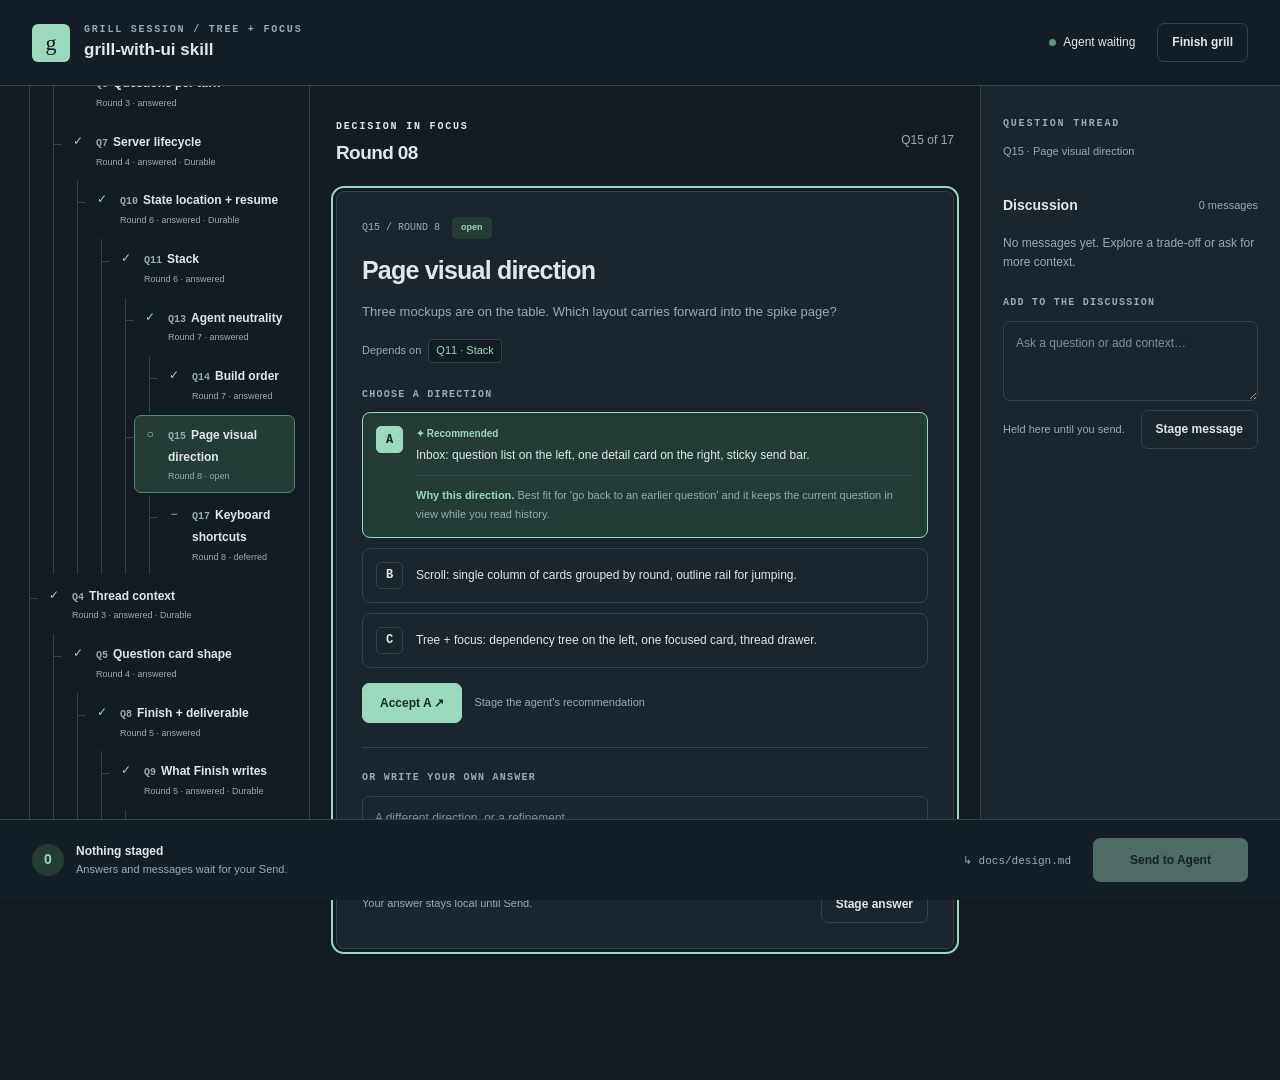
<file: grill-with-ui-fork/design/mockups-codex/c-tree.html>
<!doctype html>
<html lang="en">
<head><meta charset="utf-8"><meta name="viewport" content="width=device-width,initial-scale=1"><title>Grill — Tree + focus</title><style>
*{box-sizing:border-box}.card:focus{outline:2px solid var(--accent);outline-offset:3px}.mobile-doc{display:none} :root{--bg:#f3f3ed;--surface:#fffefa;--ink:#263e37;--muted:#65736c;--line:#dce1d8;--accent:#23664e;--tint:#eaf2e9;--warning:#996024;--warm:#fbefd9;--nav:300px} body{margin:0;background:var(--bg);color:var(--ink);font:14px/1.55 -apple-system,BlinkMacSystemFont,"Segoe UI",sans-serif}button,textarea{font:inherit}button,a,summary{-webkit-tap-highlight-color:transparent}button,a{touch-action:manipulation}button{cursor:pointer}button:disabled{cursor:default;opacity:.42}a{color:var(--accent)}button:focus-visible,a:focus-visible,textarea:focus-visible,summary:focus-visible{outline:3px solid var(--accent);outline-offset:3px}button{color:inherit} .masthead{height:86px;border-bottom:1px solid var(--line);background:var(--surface);display:flex;align-items:center;justify-content:space-between;gap:20px;padding:0 32px;position:sticky;top:0;z-index:10}.identity{display:flex;align-items:center;gap:14px}.brand{width:38px;height:38px;background:var(--ink);color:var(--surface);border-radius:11px;display:grid;place-items:center;font:22px Georgia,serif}.eyebrow,.kicker{font-size:10px;letter-spacing:1.8px;text-transform:uppercase;font-weight:750}.eyebrow{color:var(--muted)}.topic{font-weight:650;font-size:17px}.header-actions{display:flex;align-items:center;gap:22px}.agent{font-size:12px;white-space:nowrap;display:flex;align-items:center;gap:7px}.agent:before{content:'';width:7px;height:7px;background:#609778;border-radius:50%}.agent.working:before{background:#d59c3a;animation:pulse .75s infinite alternate}@keyframes pulse{to{opacity:.3}}.quiet{border:1px solid var(--line);border-radius:7px;background:transparent;padding:9px 14px;font-weight:600;font-size:12px}.workspace{display:grid;grid-template-columns:var(--nav) minmax(0,1fr);max-width:1680px;margin:auto;min-height:calc(100vh - 167px)}.rail{border-right:1px solid var(--line);padding:28px 18px 32px;position:sticky;top:86px;height:calc(100vh - 167px);overflow:auto;scrollbar-width:thin}.rail-head{padding:0 12px 20px}.rail-head h2{margin:0 0 4px;font-size:16px}.muted{color:var(--muted)}.rail-head p{margin:0;font-size:12px}.progress{height:3px;background:var(--line);margin:15px 0 5px;overflow:hidden;border-radius:4px}.progress span{display:block;background:var(--accent);height:100%}.round-label{display:flex;justify-content:space-between;color:var(--muted);font-size:10px;font-weight:700;letter-spacing:1.3px;text-transform:uppercase;margin:23px 12px 9px}.round-label.current{color:var(--accent)}.nav-item{display:flex;align-items:flex-start;gap:10px;padding:10px 12px;color:var(--ink);text-decoration:none;border:1px solid transparent;border-radius:7px;margin:2px 0}.nav-item:hover{background:var(--tint)}.nav-item.active{background:var(--surface);border-color:var(--line);box-shadow:0 2px 4px #172e2206}.nav-dot{width:16px;flex-shrink:0;text-align:center;font-size:12px;color:var(--accent);margin-top:1px}.nav-dot.deferred{color:var(--muted)}.nav-copy{flex:1;min-width:0}.nav-title{font-size:12px;font-weight:550}.qid{color:var(--muted);font-size:10px;font-family:ui-monospace,SFMono-Regular,monospace;margin-right:5px}.nav-info{display:block;font-size:10px;color:var(--muted);margin-top:3px}.nav-stage{display:inline-block;color:var(--warning);font-size:10px;font-weight:700;margin-left:5px}.main{padding:36px 48px 50px;min-width:0}.section-top{display:flex;align-items:center;justify-content:space-between;margin:0 auto 24px;max-width:850px}.section-top h1{font-size:24px;letter-spacing:-.6px;margin:2px 0 0;font-weight:600}.section-top .count{font-size:12px;color:var(--muted)}.card{max-width:850px;margin:auto;background:var(--surface);border:1px solid var(--line);border-radius:12px;padding:30px;box-shadow:0 3px 12px #23342c03;scroll-margin-top:108px}.card-top{display:flex;gap:7px;align-items:center;flex-wrap:wrap;margin-bottom:16px}.tag{font-size:10px;font-weight:650;padding:3px 8px;border-radius:5px;border:1px solid var(--line);color:var(--muted)}.tag.open{color:var(--accent);background:var(--tint);border-color:transparent}.tag.staged,.tag.updated,.tag.diff{color:var(--warning);background:var(--warm);border-color:transparent}.card h2{font-size:28px;line-height:1.2;letter-spacing:-.8px;margin:0 0 15px;font-weight:600}.body-copy{color:var(--muted);font-size:14px;line-height:1.8;margin:0 0 16px}.deps{font-size:11px;color:var(--muted);display:flex;gap:7px;flex-wrap:wrap;align-items:center;padding-bottom:24px}.deps a{background:var(--bg);border:1px solid var(--line);padding:2px 7px;border-radius:4px;text-decoration:none}.field-label{font-size:10px;letter-spacing:1.25px;font-weight:700;text-transform:uppercase;display:block;margin-bottom:10px;color:var(--muted)}.options{display:grid;gap:10px}.option{display:flex;align-items:flex-start;gap:13px;width:100%;border:1px solid var(--line);background:transparent;border-radius:8px;text-align:left;padding:16px;line-height:1.6}.option:hover{border-color:var(--accent);background:var(--tint)}.option.recommended{border-color:var(--accent);background:var(--tint)}.option.selected{box-shadow:inset 0 0 0 2px var(--accent)}.letter{display:grid;place-items:center;flex-shrink:0;width:27px;height:27px;background:var(--surface);border:1px solid var(--line);border-radius:5px;font:600 12px/1 ui-monospace,SFMono-Regular,monospace}.recommended .letter{background:var(--accent);color:var(--surface);border-color:var(--accent)}.option-content{flex:1;min-width:0;font-size:13px}.option-label{display:flex;gap:10px;flex-wrap:wrap;font-size:10px;font-weight:700;color:var(--accent);margin-bottom:4px}.rationale{display:block;margin-top:10px;padding-top:10px;border-top:1px solid var(--line);font-size:12px;color:var(--muted);line-height:1.7}.rationale strong{color:var(--accent)}.accept-row{display:flex;align-items:center;gap:12px;flex-wrap:wrap;margin-top:15px}.primary{background:var(--accent);border:1px solid var(--accent);color:var(--surface);font-weight:650;font-size:12px;border-radius:7px;padding:10px 17px}.hint{font-size:11px;color:var(--muted)}.answer-record{margin:20px 0;background:var(--bg);border-left:3px solid var(--accent);padding:13px 16px;font-size:12px}.answer-record p{margin:5px 0 0}.text-response{border-top:1px solid var(--line);margin-top:24px;padding-top:22px}textarea{display:block;resize:vertical;width:100%;min-height:80px;border:1px solid var(--line);border-radius:7px;background:var(--surface);color:var(--ink);padding:12px;font-size:12px;line-height:1.6}textarea::placeholder{color:var(--muted);opacity:.8}.form-foot{display:flex;justify-content:space-between;align-items:center;gap:12px;margin-top:9px}.thread{border-top:1px solid var(--line);padding-top:22px;margin-top:25px}.thread-heading{display:flex;justify-content:space-between;gap:10px;align-items:center;margin-bottom:18px}.thread-heading h3{font-size:14px;margin:0}.thread-heading span{font-size:11px;color:var(--muted)}.message{margin:0 0 18px;display:flex;gap:10px}.avatar{width:25px;height:25px;border:1px solid var(--line);border-radius:50%;display:grid;place-items:center;font-size:10px;flex-shrink:0;background:var(--tint)}.message-content{flex:1;min-width:0}.message-who{font-size:11px;font-weight:700}.message p{margin:3px 0 0;color:var(--muted);font-size:12px;line-height:1.75;overflow-wrap:anywhere}.empty-thread{font-size:12px;color:var(--muted);padding:0 0 8px}.composer{margin-top:16px}.sendbar{position:fixed;bottom:0;left:0;right:0;z-index:20;border-top:1px solid var(--line);background:var(--surface);min-height:81px;padding:16px 32px;display:flex;align-items:center;justify-content:space-between;gap:18px}.send-summary{display:flex;align-items:center;gap:12px}.stage-count{background:var(--tint);color:var(--accent);width:32px;height:32px;border-radius:50%;display:grid;place-items:center;font-weight:700}.send-copy{font-size:12px;font-weight:600}.send-copy small{display:block;font-size:11px;color:var(--muted);font-weight:400}.send-actions{display:flex;align-items:center;gap:22px}.doc{font:11px ui-monospace,SFMono-Regular,monospace;color:var(--muted)}#send{min-width:155px;padding:12px 20px}.toast{position:fixed;bottom:96px;left:50%;transform:translateX(-50%);padding:12px 20px;border-radius:8px;background:var(--ink);color:var(--surface);box-shadow:0 4px 25px #0002;z-index:30;font-size:12px}.toast:empty{display:none}body{padding-bottom:81px}.thread-toggle{cursor:pointer;color:var(--accent);font-size:12px;font-weight:650;padding:18px 0 0}.inline-thread{border-top:1px solid var(--line);margin-top:24px}.inline-thread .thread{border:0;margin:0;padding-top:20px}.drawer{padding:28px 22px;border-left:1px solid var(--line);position:sticky;top:86px;height:calc(100vh - 167px);overflow:auto;background:var(--surface)}.drawer .thread{border:0;padding:0;margin:0}.drawer-context{font-size:11px;color:var(--muted);padding-bottom:24px}.tree-list,.tree-list ul{list-style:none;padding:0;margin:0}.tree-list ul{margin-left:15px;border-left:1px solid var(--line);padding-left:8px}.tree-list .nav-item{padding:8px 7px;position:relative}.tree-list ul .nav-item:before{content:'';position:absolute;left:-9px;top:21px;width:8px;border-top:1px solid var(--line)}.tree-list .nav-info{font-size:9px}.tree-legend{padding:17px 9px;font-size:10px;color:var(--muted);border-top:1px solid var(--line);margin-top:18px}.round-section{margin-bottom:48px}.round-heading{display:flex;align-items:center;gap:15px;margin:0 0 21px}.round-heading h2{margin:0;font-size:12px;letter-spacing:1.5px;text-transform:uppercase}.round-heading:after{content:'';height:1px;background:var(--line);flex:1}.round-heading span{color:var(--muted);font-size:11px}.scroll-intro{margin-bottom:40px;padding-bottom:27px;border-bottom:1px solid var(--line)}.scroll-intro h1{font:44px/1.15 Georgia,serif;margin:10px 0 14px;letter-spacing:-1px}.scroll-intro p{font-size:13px;color:var(--muted)}
body.scroll{--bg:#f4f0e9;--surface:#fcfaf6;--ink:#433c34;--muted:#80766a;--line:#ded7cb;--accent:#995039;--tint:#f5e9df;--nav:240px}.scroll .main{max-width:940px;padding:42px 64px 60px}.scroll .card{border-radius:2px;padding:32px;margin-bottom:20px;box-shadow:0 4px 0 #e9e2d73b}.scroll .card h2{font:29px/1.2 Georgia,serif;letter-spacing:-.4px}.scroll .card.active{border-top:3px solid var(--accent)}.scroll .brand{border-radius:50%;background:var(--accent)}.scroll .nav-item.active{background:var(--tint);border-color:transparent}.scroll .round-label{margin-top:18px}.scroll .nav-item{padding:6px 10px}.scroll .rail{background:var(--bg)}.scroll .section-top{display:none}.scroll .option{border-radius:3px}.scroll .primary{border-radius:3px}.scroll .card-top .tag{border-radius:2px}
body.tree{--bg:#131c23;--surface:#1a252e;--ink:#e0e7e9;--muted:#98aab3;--line:#34434c;--accent:#9ad9bd;--tint:#243c36;--warning:#e6bd7e;--warm:#3d3328;--nav:310px}.tree .workspace{grid-template-columns:310px minmax(390px,1fr) 300px;max-width:1900px}.tree .masthead{background:#141e26}.tree .brand{background:var(--accent);color:var(--bg);border-radius:6px}.tree .main{padding:28px 26px 50px}.tree .card{padding:25px;border-radius:8px;box-shadow:none}.tree .card h2{font-size:25px}.tree .section-top h1{font-size:19px}.tree .kicker,.tree .eyebrow,.tree .field-label{font-family:ui-monospace,SFMono-Regular,monospace}.tree .primary,.tree .recommended .letter{color:#152c24}.tree .nav-item.active{border-color:#548571;background:var(--tint)}.tree .rail-head{padding-left:7px}.tree .rail{padding:26px 14px}.tree .sendbar{background:#141e26}.tree .option{padding:13px}.tree .option-content{font-size:12px}.tree .rationale{font-size:11px}.tree .tag{font-size:9px}.tree .body-copy{font-size:13px}.tree .doc{color:var(--muted)}
@media(min-width:1600px){.tree .workspace{grid-template-columns:340px minmax(450px,1fr) 340px}.tree .main{padding:35px 50px}.tree .card{padding:32px}}@media(max-width:1150px){.tree .workspace{grid-template-columns:250px minmax(0,1fr)}.tree .drawer{grid-column:2;position:static;height:auto;border:0;margin:0 26px 35px;border-radius:8px}.tree .main{padding-bottom:24px}.main{padding:28px}.scroll .main{padding:35px}.tree .rail{grid-row:1 / span 2}}@media(max-width:760px){.mobile-doc{display:block;font:9px ui-monospace,SFMono-Regular,monospace;color:var(--muted);margin-top:3px}.masthead{height:auto;min-height:82px;padding:14px 18px;align-items:flex-start}.identity{gap:9px}.brand{width:29px;height:29px}.topic{font-size:14px}.eyebrow{font-size:8px}.header-actions{gap:8px;flex-direction:column;align-items:flex-end}.header-actions .quiet{padding:5px 10px}.agent{font-size:10px}.workspace,.tree .workspace{display:block}.rail,.tree .rail{position:relative;top:auto;height:220px;border-right:0;border-bottom:1px solid var(--line);padding:14px}.rail-head{display:none}.main,.scroll .main,.tree .main{padding:24px 16px}.card,.scroll .card,.tree .card{padding:21px}.card h2{font-size:24px}.section-top{margin-bottom:18px}.sendbar{padding:12px 16px;min-height:81px;gap:10px}.send-actions{gap:0}.doc{display:none}.send-copy small{max-width:145px;font-size:10px}.send-summary{gap:7px}.stage-count{width:25px;height:25px;flex-shrink:0}#send{min-width:130px;padding:11px}.send-copy{font-size:11px}.scroll-intro h1{font-size:34px}.tree .drawer{margin:0 16px 26px}.card{scroll-margin-top:110px}.form-foot .hint{max-width:60%}.toast{width:calc(100% - 32px);text-align:center}.option{padding:12px;gap:10px}}
</style></head>
<body class="tree" data-layout="tree">
<header class="masthead"><div class="identity"><div class="brand" aria-hidden="true">g</div><div><div class="eyebrow">Grill session / Tree + focus</div><div class="topic"></div><span class="mobile-doc" data-doc></span></div></div><div class="header-actions"><span class="agent" role="status" aria-live="polite">Agent waiting</span><button class="quiet" type="button">Finish grill</button></div></header>
<div class="workspace"><nav class="rail" aria-label="Question navigation"></nav><main class="main"></main><aside class="drawer" aria-label="Focused question discussion"></aside></div>
<footer class="sendbar"><div class="send-summary"><span class="stage-count">0</span><div class="send-copy"></div></div><div class="send-actions"><span class="doc" title="Target document"><span class="project" hidden></span>↳ <span data-doc></span></span><button id="send" class="primary" type="button" disabled>Send to Agent</button></div></footer><div class="toast" role="status" aria-live="polite"></div>
<script>// Sample data: the real grill-with-ui design session of 2026-09-06, lightly compressed.
const SESSION = {
  topic: "grill-with-ui skill",
  project: "~/Projects/grill-with-ui",
  doc: "docs/design.md",
  agent: { status: "waiting", since: "22:41" },
  terms: [
    { term: "Round", def: "One agent turn's worth of new questions: the current frontier.", avoid: ["batch", "wave"] },
    { term: "Frontier", def: "Questions whose prerequisites are all settled and can be asked now.", avoid: ["queue", "next up"] },
    { term: "Send", def: "One press of Send to Agent: every staged action shipped as a single event.", avoid: ["submit", "reply"] },
    { term: "Durable decision", def: "Hard to reverse, surprising without context, a real trade-off. Goes under Locked decisions.", avoid: ["ADR", "big decision"] },
  ],
  rounds: [
    { n: 1, ids: ["q1"] }, { n: 2, ids: ["q2"] }, { n: 3, ids: ["q3", "q4"] },
    { n: 4, ids: ["q5", "q6", "q7"] }, { n: 5, ids: ["q8", "q9"] }, { n: 6, ids: ["q10", "q11"] },
    { n: 7, ids: ["q12", "q13", "q14"] }, { n: 8, ids: ["q15", "q16", "q17"] },
  ],
  questions: {
    q1: { id: "q1", round: 1, title: "UI surface", deps: [],
      body: "What is the UI surface, and how does it talk to the running session? This is the root decision; state format, threads and resume all hang off it.",
      options: [
        { k: "A", text: "Local browser app. A tiny bundled server serves a page and reads/writes one state file per session. Terminal stays a parallel input." },
        { k: "B", text: "Read-only side panel. Claude re-renders an HTML summary each turn; you still answer in the terminal by number." },
        { k: "C", text: "MCP app panel. Only if Claude Code renders it. Heavier to build and install." },
        { k: "D", text: "Terminal TUI. Doesn't solve scrollback. Listed to rule out." },
      ],
      rec: { option: "A", why: "Works in any terminal today, nothing to install, and the file protocol is agent-neutral so a Codex version is packaging, not a rewrite." },
      status: "answered", answer: { kind: "accept", option: "A", text: "A is exactly what I was thinking" }, durable: true, thread: [] },
    q2: { id: "q2", round: 2, title: "Transport", deps: ["q1"],
      body: "How does a browser answer reach the running Claude session? Docs check: Monitor wakes an idle session; a background shell exiting does not; Channels need a launch flag.",
      options: [
        { k: "A", text: "Persistent Monitor on the server's WebSocket. Every browser action is one event and one Claude turn." },
        { k: "B", text: "Claude Code Channels. Officially blessed, but needs a startup flag and a plugin." },
        { k: "C", text: "Manual nudge: answer in the browser, type 'go' in the terminal." },
      ],
      rec: { option: "A", why: "No startup flags, works from inside the skill. Live test fired while idle: verified." },
      status: "answered", answer: { kind: "text", text: "Simpler: the web app writes to a local JSON and the agent has a file-change watcher on it." },
      durable: true,
      thread: [
        { who: "agent", text: "Yes, and simpler than what I proposed. Refinement: two files, not one. state.json written only by the agent; events.jsonl appended only by the web app, watched with plain tail -F." },
      ] },
    q3: { id: "q3", round: 3, title: "Questions per turn", deps: ["q2"],
      body: "When Claude replies to a batch, how many new questions does it post on top of the thread replies?",
      options: [
        { k: "A", text: "Exactly one new primary question per turn. Keeps 'resolve dependencies one by one'." },
        { k: "B", text: "Up to a few new questions when they're independent. Fewer round trips; recommendations can go stale." },
      ],
      rec: { option: "A", why: "You already batch on your side; keeping Claude to one at a time is what makes recommendations trustworthy." },
      status: "answered", answer: { kind: "option", option: "B", text: "" }, durable: false, thread: [] },
    q4: { id: "q4", round: 3, title: "Thread context", deps: ["q1"],
      body: "What does 'chat more about a question without losing context' mean mechanically?",
      options: [
        { k: "A", text: "One Claude session; threads are labeled messages. Nothing is separate under the hood." },
        { k: "B", text: "A subagent per thread, seeded with a summary. Isolation, but loses exactly the context you want." },
      ],
      rec: { option: "A", why: "The thing you're missing is navigation, not isolation. The page provides that." },
      status: "answered", answer: { kind: "accept", option: "A" }, durable: true, thread: [] },
    q5: { id: "q5", round: 4, title: "Question card shape", deps: ["q4"],
      body: "What does a question look like on the page, and how do you answer it? This fixes the state schema.",
      options: [
        { k: "A", text: "Structured card: title, body, lettered options, a recommendation pointing at one, a rationale. Answer by option, Accept, or free text. Thread box separate." },
        { k: "B", text: "Free text everywhere. Simpler schema, no one-click accept." },
      ],
      rec: { option: "A", why: "Grilling already produces lettered options and a named recommendation, so structure costs nothing." },
      status: "answered", answer: { kind: "accept", option: "A" }, durable: false, thread: [] },
    q6: { id: "q6", round: 4, title: "Terminal role", deps: ["q1"],
      body: "What does the terminal do while a grill runs in the page?",
      options: [
        { k: "A", text: "One-line status per turn, plus the URL. Terminal typing still works and is recorded into state." },
        { k: "B", text: "Terminal goes silent. Launch only." },
        { k: "C", text: "Terminal mirrors the full text. Defeats the purpose." },
      ],
      rec: { option: "A", why: "Same scrollback cost as silence, and it gives you the 'Claude is waiting' signal where you're already looking." },
      status: "answered", answer: { kind: "accept", option: "A" }, durable: false, thread: [] },
    q7: { id: "q7", round: 4, title: "Server lifecycle", deps: ["q2"],
      body: "Who starts and stops the local server, and how do we guarantee it dies? Orphaned processes have bitten this machine before.",
      options: [
        { k: "A", text: "The server is the monitor. It lives exactly as long as the monitor: killed at session end or on Finish. Nothing to orphan." },
        { k: "B", text: "Server in the background, separate tail watcher. Needs its own shutdown story; every option is a way to leak." },
      ],
      rec: { option: "A", why: "Same file-based design, with writer and watcher collapsed into one process the harness already manages." },
      status: "answered", answer: { kind: "accept", option: "A" }, durable: true, thread: [] },
    q8: { id: "q8", round: 5, title: "Finish + deliverable", deps: ["q5"],
      body: "How does a grill end, and what's the deliverable? Past grills all ended as design docs.",
      options: [
        { k: "A", text: "Explicit Finish button; Claude writes a markdown decisions doc from state. Doc path asked once at start." },
        { k: "B", text: "No explicit end; the state file is the record." },
      ],
      rec: { option: "A", why: "Writing from a structured state file is more faithful than writing from a long transcript." },
      status: "answered", answer: { kind: "accept", option: "A" }, durable: false,
      thread: [
        { who: "user", text: "Can you also look up Matt Pocock's grill-with-docs skill to see what we can borrow for the docs part, and compare it to the docs we already generate?" },
        { who: "agent", text: "Fetched it. It's one line: run grilling + domain-modeling. The docs part writes a repo-wide CONTEXT.md glossary and sparse ADRs gated on hard-to-reverse, surprising, real trade-off. Your docs are the opposite shape: one exhaustive topic doc builders consume as the spec. Turned into Q9." },
      ] },
    q9: { id: "q9", round: 5, title: "What Finish writes", deps: ["q8"],
      body: "Your exhaustive topic doc, Matt's sparse ADRs and glossary, or both?",
      options: [
        { k: "A", text: "Your design doc, with two borrows: a per-decision durable flag (Locked vs Routine sections) and a Terms section with Avoid lists." },
        { k: "B", text: "Your design doc plus ADRs in docs/adr and a root CONTEXT.md. Two places to keep in sync." },
        { k: "C", text: "Matt's files only. Rejected: builders need the exhaustive doc." },
      ],
      rec: { option: "A", why: "The durable flag and the terms section fix two real problems; repo-wide files can be an opt-in flag later." },
      status: "answered", answer: { kind: "accept", option: "A" }, durable: true, thread: [] },
    q10: { id: "q10", round: 6, title: "State location + resume", deps: ["q7"],
      body: "Where does session state live, and how does resume work? Several worktrees per project here.",
      options: [
        { k: "A", text: "Per-session folder under home, keyed by git common root (working directory when not in git). Resume lists unfinished sessions for the project." },
        { k: "B", text: "Inside the repo, gitignored. Lives in one worktree; ws reset wipes it." },
      ],
      rec: { option: "A", why: "Worktree independence decides it here; for adopters it also means zero repo changes." },
      status: "answered", answer: { kind: "accept", option: "A" }, durable: true,
      thread: [
        { who: "user", text: "Hm, what would be easier for other people to adopt?" },
        { who: "agent", text: "Outside the repo, by a wider margin: zero repo changes, one mental model, works outside git, resume is discoverable anyway. Only loss: sessions don't travel with a clone, which is a non-goal." },
      ] },
    q11: { id: "q11", round: 6, title: "Stack", deps: ["q10"],
      body: "What is the server and page built with? Must run the moment the skill is installed.",
      options: [
        { k: "A", text: "Plain Node, no dependencies, no build step. One server script, one self-contained HTML page." },
        { k: "B", text: "Bun. Nicer API, not on most machines." },
        { k: "C", text: "React with a build step." },
      ],
      rec: { option: "A", why: "Claude Code requires Node, so every adopter has it. Polish comes from CSS, not the framework." },
      status: "answered", answer: { kind: "accept", option: "A" }, durable: false, thread: [] },
    q12: { id: "q12", round: 7, title: "Relation to grilling skills", deps: ["q9"],
      body: "How does grill-with-ui relate to the grilling and grill-me skills you already have?",
      options: [
        { k: "A", text: "Self-contained new skill with its own interview prompt (frontier-per-round) plus the page protocol. Developed in its own repo, symlinked in." },
        { k: "B", text: "Composition, Matt-style: invoke grilling plus a protocol skill. Two skills fighting over output format." },
        { k: "C", text: "A flag on grill-me." },
      ],
      rec: { option: "A", why: "One folder, one prompt, nothing to depend on. Publishable later without extraction." },
      status: "answered", answer: { kind: "accept", option: "A" }, durable: false, thread: [] },
    q13: { id: "q13", round: 7, title: "Agent neutrality", deps: ["q11"],
      body: "Claude Code only, or agent-neutral from the start? Codex has no Monitor; Bedrock/Vertex Claude Code lacks it too.",
      options: [
        { k: "A", text: "Add a blocking wait mode to the server now: blocks in the foreground until the next Send, prints it, exits. About twenty lines." },
        { k: "B", text: "Claude Code only for v1." },
      ],
      rec: { option: "A", why: "Cheap, also the fallback for Claude Code without Monitor, keeps the no-lock-in promise." },
      status: "answered", answer: { kind: "accept", option: "A" }, durable: false, thread: [] },
    q14: { id: "q14", round: 7, title: "Build order", deps: ["q13"],
      body: "What gets built first? One assumption is unverified: the harness labels monitor events 'not user input'; the skill prompt says Send events are your answers.",
      options: [
        { k: "A", text: "Spike the wake-up path first: minimal server, one-textarea page, stub prompt with only the event rule. One real round." },
        { k: "B", text: "Build everything, then test end to end." },
      ],
      rec: { option: "A", why: "The only piece that can't be reasoned out from what we already know." },
      status: "answered", answer: { kind: "accept", option: "A" }, durable: false, thread: [] },
    q15: { id: "q15", round: 8, title: "Page visual direction", deps: ["q11"],
      body: "Three mockups are on the table. Which layout carries forward into the spike page?",
      options: [
        { k: "A", text: "Inbox: question list on the left, one detail card on the right, sticky send bar." },
        { k: "B", text: "Scroll: single column of cards grouped by round, outline rail for jumping." },
        { k: "C", text: "Tree + focus: dependency tree on the left, one focused card, thread drawer." },
      ],
      rec: { option: "A", why: "Best fit for 'go back to an earlier question' and it keeps the current question in view while you read history." },
      status: "open", answer: null, durable: false, thread: [] },
    q16: { id: "q16", round: 8, title: "Doc template sections", deps: ["q9"],
      body: "Section order for the generated design doc: Terms, Why, Locked decisions, Routine choices, Deferred, Follow-ups?",
      options: [
        { k: "A", text: "That order, with the header carrying the locked-decision count and the date." },
        { k: "B", text: "Decisions first, Terms at the end as an appendix." },
      ],
      rec: { option: "A", why: "Terms first is what makes cold re-entry work; the header count is your existing convention." },
      status: "open", answer: null, durable: false, updated: true, thread: [] },
    q17: { id: "q17", round: 8, title: "Keyboard shortcuts", deps: ["q15"],
      body: "j/k to move between questions, a/b/c to pick an option, enter to stage, cmd+enter to send?",
      options: [
        { k: "A", text: "Yes, all of them, shown in a footer hint." },
        { k: "B", text: "Defer to after the spike." },
      ],
      rec: { option: "B", why: "Zero cost to add later; not on the critical path." },
      status: "deferred", answer: null, durable: false, thread: [] },
  },
};
</script>
<script>
const mode = document.body.dataset.layout;
const esc = value => String(value ?? '').replace(/[&<>"']/g, c => ({'&':'&amp;','<':'&lt;','>':'&gt;','"':'&quot;',"'":'&#39;'}[c]));
const base = SESSION.questions;
const storageKey = 'grill-codex-mockup-v1-' + mode;
let state = { actions: [], answers: {}, messages: {}, drafts: {} };
try { const saved = JSON.parse(localStorage.getItem(storageKey)); if (saved && Array.isArray(saved.actions) && saved.answers && saved.messages && saved.drafts) state = saved; } catch (_) {}
let selected = 'q15';
let working = false;
let toastTimer;
const expanded = new Set(['q15']);
const save = () => { try { localStorage.setItem(storageKey, JSON.stringify(state)); } catch (_) {} };
const pending = id => state.actions.filter(a => a.q === id);
const stagedAnswer = id => state.actions.find(a => a.q === id && a.type === 'answer');
const committedAnswer = q => state.answers[q.id] || q.answer;
const currentAnswer = q => stagedAnswer(q.id) || committedAnswer(q);
const status = q => state.answers[q.id] ? 'answered' : q.status;
const messages = q => [...q.thread, ...(state.messages[q.id] || []), ...pending(q.id).filter(a => a.type === 'thread').map(a => ({who:'user', text:a.text, staged:true}))];
const symbol = q => status(q) === 'answered' ? '✓' : status(q) === 'deferred' ? '−' : '○';
function navItem(q, tree = false) {
  const info = tree ? `Round ${q.round} · ${status(q)}${q.durable ? ' · Durable' : ''}` : `${status(q)}${q.durable ? ' · Durable' : ''}${q.updated ? ' · Recommendation updated' : ''}`;
  return `<a class="nav-item ${selected === q.id ? 'active' : ''}" href="#${q.id}" data-go="${q.id}" ${selected === q.id ? 'aria-current="true"' : ''}><span class="nav-dot ${status(q)}" aria-hidden="true">${symbol(q)}</span><span class="nav-copy"><span class="nav-title"><span class="qid">${q.id.toUpperCase()}</span>${esc(q.title)}</span><span class="nav-info">${info}${pending(q.id).length ? `<span class="nav-stage">${pending(q.id).length} staged</span>` : ''}</span></span></a>`;
}
function navigation() {
  const answered = Object.values(base).filter(q => status(q) === 'answered').length;
  const heading = mode === 'tree' ? 'Design dependencies' : mode === 'scroll' ? 'Session outline' : 'Questions';
  let html = `<div class="rail-head"><h2>${heading}</h2><p>${answered} answered · ${17-answered} remaining</p><div class="progress"><span style="width:${answered/17*100}%"></span></div><p>8 rounds of decisions</p></div>`;
  if (mode === 'tree') {
    // Each dependency creates an edge. Shared descendants appear under each parent.
    const children = id => Object.values(base).filter(q => q.deps.includes(id));
    const branch = (q, seen = new Set()) => {
      if (seen.has(q.id)) return '';
      const path = new Set(seen); path.add(q.id);
      const next = children(q.id);
      return `<li>${navItem(q,true)}${next.length ? `<ul>${next.map(child => branch(child,path)).join('')}</ul>` : ''}</li>`;
    };
    html += `<ul class="tree-list">${Object.values(base).filter(q => !q.deps.length).map(q => branch(q)).join('')}</ul><div class="tree-legend">Each branch follows a question’s prerequisites.<br>✓ Answered &nbsp; ○ Open &nbsp; − Deferred</div>`;
  } else {
    html += SESSION.rounds.map(r => `<div class="round-label ${r.n === 8 ? 'current' : ''}"><span>Round ${String(r.n).padStart(2,'0')}</span><span>${r.n === 8 ? 'Current' : r.ids.length + ' questions'}</span></div>${r.ids.map(id => navItem(base[id])).join('')}`).join('');
  }
  document.querySelector('.rail').innerHTML = html;
}
function thread(q) {
  const list = messages(q);
  return `<section class="thread" aria-label="Discussion for ${q.id}"><div class="thread-heading"><h3>Discussion</h3><span>${list.length} message${list.length === 1 ? '' : 's'}</span></div>${list.length ? list.map(m => `<div class="message"><span class="avatar" aria-hidden="true">${m.who === 'agent' ? 'A' : 'Y'}</span><div class="message-content"><span class="message-who">${m.who === 'agent' ? 'Agent' : esc(m.who === 'user' ? 'You' : m.who)}</span>${m.staged ? ' <span class="tag staged">Staged</span>' : ''}<p>${esc(m.text)}</p></div></div>`).join('') : '<p class="empty-thread">No messages yet. Explore a trade-off or ask for more context.</p>'}<form class="composer" data-form="thread" data-q="${q.id}"><label class="field-label" for="thread-${q.id}">Add to the discussion</label><textarea id="thread-${q.id}" data-draft="thread:${q.id}" placeholder="Ask a question or add context…" required>${esc(state.drafts['thread:'+q.id] || '')}</textarea><div class="form-foot"><span class="hint">Held here until you send.</span><button class="quiet" type="submit">Stage message</button></div></form></section>`;
}
function answerRecord(q) {
  const answer = currentAnswer(q);
  if (!answer) return '';
  const staged = !!stagedAnswer(q.id);
  const different = answer.option ? answer.option !== q.rec.option : true;
  const option = q.options.find(o => o.k === answer.option);
  return `<div class="answer-record"><strong>${staged ? 'Staged answer' : 'Chosen answer'}${answer.option ? ' · '+esc(answer.option) : ' · Free text'}</strong> ${different ? `<span class="tag diff">${answer.option ? 'Differs from recommendation' : 'Custom answer'}</span>` : ''}${option ? `<p>${esc(option.text)}</p>` : ''}${answer.text ? `<p>${esc(answer.text)}</p>` : ''}${staged ? '<p class="hint">Waiting for Send to Agent.</p>' : ''}</div>`;
}
function card(q) {
  const answer = currentAnswer(q);
  return `<article class="card ${q.id === selected ? 'active' : ''}" id="${q.id}" tabindex="-1" aria-labelledby="title-${q.id}"><div class="card-top"><span class="qid">${q.id.toUpperCase()} / ROUND ${q.round}</span><span class="tag ${status(q)}">${status(q)}</span>${q.durable ? '<span class="tag">◆ Durable</span>' : ''}${q.updated ? '<span class="tag updated">↻ Recommendation updated</span>' : ''}${pending(q.id).length ? `<span class="tag staged">${pending(q.id).length} staged</span>` : ''}</div><h2 id="title-${q.id}">${esc(q.title)}</h2><p class="body-copy">${esc(q.body)}</p><div class="deps"><span>${q.deps.length ? 'Depends on' : 'Root decision · no prerequisites'}</span>${q.deps.map(id => `<a href="#${id}" data-go="${id}">${id.toUpperCase()} · ${esc(base[id].title)}</a>`).join('')}</div><span class="field-label">Choose a direction</span><div class="options">${q.options.map(o => `<button type="button" class="option ${o.k === q.rec.option ? 'recommended' : ''} ${answer?.option === o.k ? 'selected' : ''}" data-option="${o.k}" data-q="${q.id}" aria-pressed="${answer?.option === o.k}" aria-label="Choose ${o.k} for ${q.id}"><span class="letter">${esc(o.k)}</span><span class="option-content"><span class="option-label">${o.k === q.rec.option ? '<span>✦ Recommended</span>' : ''}${answer?.option === o.k ? `<span>✓ ${stagedAnswer(q.id) ? 'Staged choice' : 'Chosen'}</span>` : ''}</span>${esc(o.text)}${o.k === q.rec.option ? `<span class="rationale"><strong>Why this direction.</strong> ${esc(q.rec.why)}</span>` : ''}</span></button>`).join('')}</div><div class="accept-row"><button type="button" class="primary" data-accept="${q.id}">Accept ${esc(q.rec.option)} <span aria-hidden="true">↗</span></button><span class="hint">Stage the agent’s recommendation</span></div>${answerRecord(q)}<form class="text-response" data-form="answer" data-q="${q.id}"><label class="field-label" for="answer-${q.id}">Or write your own answer</label><textarea id="answer-${q.id}" data-draft="answer:${q.id}" placeholder="A different direction, or a refinement…" required>${esc(state.drafts['answer:'+q.id] || '')}</textarea><div class="form-foot"><span class="hint">Your answer stays local until Send.</span><button class="quiet" type="submit">Stage answer</button></div></form>${mode === 'inbox' ? thread(q) : mode === 'scroll' ? `<details class="inline-thread" data-thread="${q.id}" ${expanded.has(q.id) ? 'open' : ''}><summary class="thread-toggle">Discussion · ${messages(q).length} messages</summary>${thread(q)}</details>` : ''}</article>`;
}
function chrome() {
  const count = state.actions.length;
  document.querySelector('.stage-count').textContent = count;
  document.querySelector('.send-copy').innerHTML = `${count ? count + ' action' + (count === 1 ? '' : 's') + ' staged' : 'Nothing staged'}<small>${count ? 'Ready when you are. Send them together.' : 'Answers and messages wait for your Send.'}</small>`;
  const send = document.querySelector('#send');
  send.disabled = !count || working;
  send.textContent = count ? `Send ${count} to Agent` : 'Send to Agent';
  document.querySelector('.agent').textContent = working ? 'Agent working' : 'Agent waiting';
  document.querySelector('.agent').classList.toggle('working', working);
}
function render() {
  navigation();
  if (mode === 'scroll') {
    document.querySelector('.main').innerHTML = `<div class="scroll-intro"><span class="kicker">The decision journal</span><h1>A little clarity,<br>one question at a time.</h1><p>Follow the conversation from the first decision to the current round.<br>Every answer is held until you’re ready to send.</p><span class="doc">Writing toward ${esc(SESSION.doc)}</span></div>${SESSION.rounds.map(r => `<section class="round-section" aria-labelledby="round-${r.n}"><div class="round-heading"><h2 id="round-${r.n}">Round ${String(r.n).padStart(2,'0')}</h2><span>${r.n === 8 ? 'Current round' : r.ids.length+' decisions'}</span></div>${r.ids.map(id => card(base[id])).join('')}</section>`).join('')}`;
  } else {
    const q = base[selected];
    document.querySelector('.main').innerHTML = `<div class="section-top"><div><span class="kicker">${mode === 'tree' ? 'Decision in focus' : 'The conversation'}</span><h1>Round ${String(q.round).padStart(2,'0')}</h1></div><span class="count">${q.id.toUpperCase()} of ${Object.keys(base).length}</span></div>${card(q)}`;
    if (mode === 'tree') document.querySelector('.drawer').innerHTML = `<div class="drawer-context"><span class="kicker">Question thread</span><p>${q.id.toUpperCase()} · ${esc(q.title)}</p></div>${thread(q)}`;
  }
  document.querySelectorAll('details[data-thread]').forEach(d => d.addEventListener('toggle', () => d.open ? expanded.add(d.dataset.thread) : expanded.delete(d.dataset.thread)));
  chrome();
}
function go(id, focus = true) {
  if (!base[id]) return;
  selected = id;
  if (mode === 'scroll') {
    navigation();
    document.querySelectorAll('.card').forEach(el => el.classList.toggle('active',el.id === id));
  } else render();
  const target = document.getElementById(id);
  if (focus) target.focus({preventScroll:true});
  if (mode === 'scroll' || window.innerWidth <= 760) target.scrollIntoView({block:'start'});
  else window.scrollTo(0,0);
  const active = document.querySelector('.rail .active');
  if (active) { const rail = document.querySelector('.rail'); rail.scrollTop += active.getBoundingClientRect().top - rail.getBoundingClientRect().top - rail.clientHeight/2 + active.clientHeight/2; }
}
function toast(message) {
  clearTimeout(toastTimer);
  document.querySelector('.toast').textContent = message;
  toastTimer = setTimeout(() => document.querySelector('.toast').textContent = '', 2800);
}
function refreshKeepingPosition(focusSpec) {
  const y = window.scrollY, railY = document.querySelector('.rail').scrollTop;
  render(); window.scrollTo(0,y); document.querySelector('.rail').scrollTop = railY;
  if (focusSpec) document.querySelector(focusSpec)?.focus({preventScroll:true});
}
function stageAnswer(id, answer, focusSpec) {
  state.actions = state.actions.filter(a => !(a.q === id && a.type === 'answer'));
  state.actions.push({q:id,type:'answer',...answer});
  save(); refreshKeepingPosition(focusSpec); toast(`${id.toUpperCase()} answer staged. Send when you’re ready.`);
}
document.addEventListener('input', e => { if (e.target.dataset.draft) { state.drafts[e.target.dataset.draft] = e.target.value; save(); } });
document.addEventListener('click', e => {
  const link = e.target.closest('[data-go]');
  if (link) { e.preventDefault(); go(link.dataset.go); return; }
  const option = e.target.closest('[data-option]');
  if (option) stageAnswer(option.dataset.q,{kind:'option',option:option.dataset.option},`[data-q="${option.dataset.q}"][data-option="${option.dataset.option}"]`);
  const accept = e.target.closest('[data-accept]');
  if (accept) stageAnswer(accept.dataset.accept,{kind:'accept',option:base[accept.dataset.accept].rec.option},`[data-accept="${accept.dataset.accept}"]`);
});
document.addEventListener('submit', e => {
  const form = e.target.closest('[data-form]'); if (!form) return;
  e.preventDefault();
  const input = form.querySelector('textarea'); const text = input.value.trim();
  if (!text) { input.setCustomValidity('Write something before staging.'); input.reportValidity(); input.addEventListener('input', () => input.setCustomValidity(''), {once:true}); return; }
  const id = form.dataset.q;
  delete state.drafts[input.dataset.draft];
  if (form.dataset.form === 'answer') stageAnswer(id,{kind:'text',text},`#answer-${id}`);
  else { state.actions.push({q:id,type:'thread',text}); expanded.add(id); save(); refreshKeepingPosition(`#thread-${id}`); toast(`${id.toUpperCase()} message staged. Send when you’re ready.`); }
});
document.querySelector('#send').addEventListener('click', () => {
  if (!state.actions.length || working) return;
  const count = state.actions.length;
  for (const a of state.actions) {
    if (a.type === 'answer') state.answers[a.q] = {kind:a.kind,option:a.option,text:a.text};
    if (a.type === 'thread') (state.messages[a.q] ||= []).push({who:'user',text:a.text});
  }
  state.actions = []; working = true; save(); refreshKeepingPosition();
  toast(`${count} action${count === 1 ? '' : 's'} sent · simulated agent turn`);
  setTimeout(() => { working = false; chrome(); },2200);
});
document.querySelector('.topic').textContent = SESSION.topic;
document.querySelectorAll('[data-doc]').forEach(el => el.textContent = SESSION.doc);
document.querySelector('.project').textContent = SESSION.project;
render();
requestAnimationFrame(() => go('q15'));
</script>
</body></html>
</file>
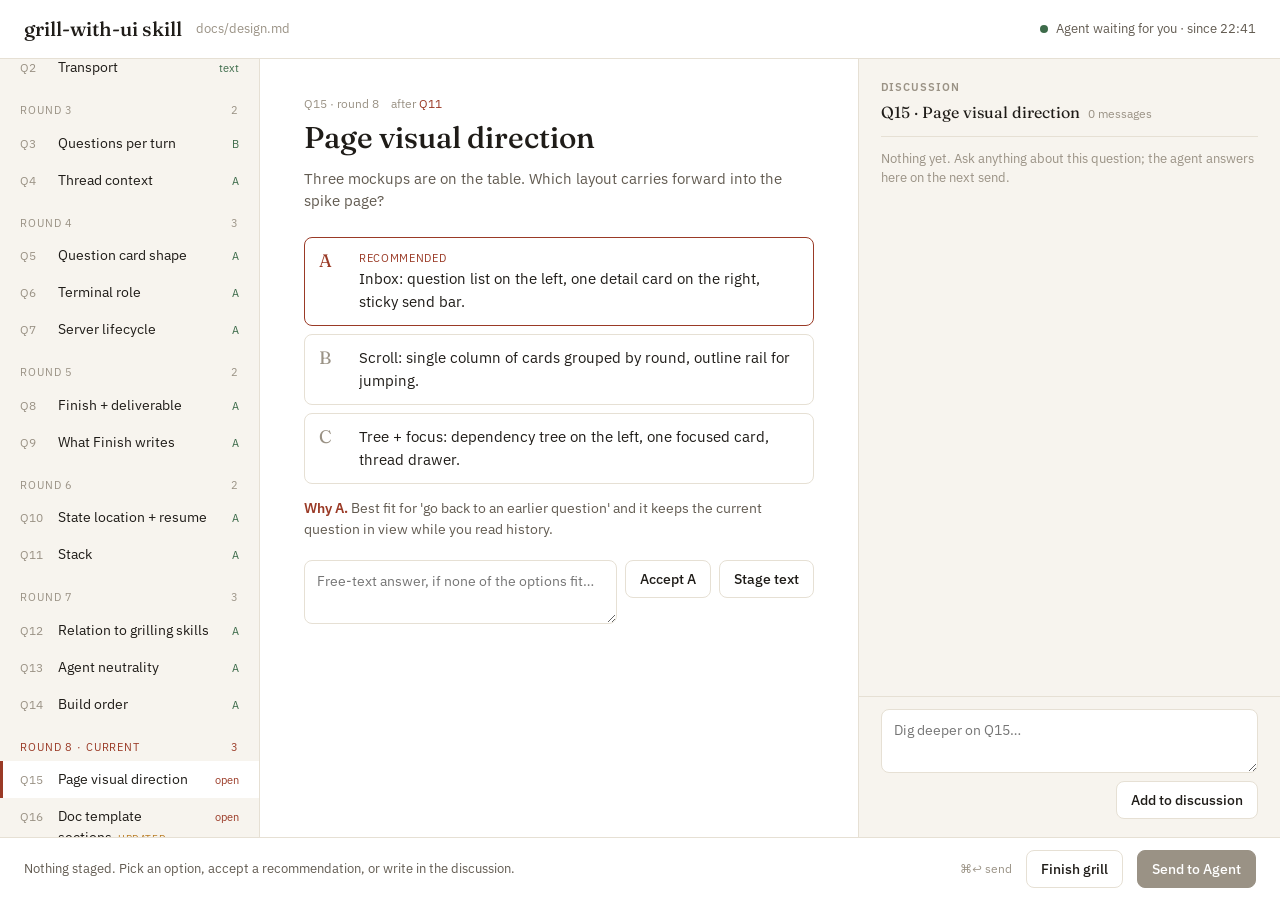
<file: grill-with-ui-fork/design/mockups/a-inbox-clean.html>
<!doctype html>
<html lang="en">
<head>
<meta charset="utf-8" />
<meta name="viewport" content="width=device-width, initial-scale=1" />
<title>grill · grill-with-ui skill · Inbox (clean)</title>
<link rel="preconnect" href="https://fonts.googleapis.com" />
<link href="https://fonts.googleapis.com/css2?family=Fraunces:opsz,wght@9..144,400;9..144,500&family=IBM+Plex+Sans:wght@400;500;600&display=swap" rel="stylesheet" />
<style>
  :root {
    --bg: #f7f4ee; --panel: #ffffff; --ink: #1f1c18; --ink-2: #625b51; --ink-3: #9a9285;
    --rule: #e6e0d4; --accent: #9a3a26; --ok: #3d6b4a; --stage: #b8791f; --stage-soft: #f8ecd2;
    --serif: "Fraunces", Georgia, serif; --sans: "IBM Plex Sans", system-ui, sans-serif;
  }
  * { box-sizing: border-box; }
  html, body { height: 100%; margin: 0; }
  body {
    font-family: var(--sans); font-size: 15px; line-height: 1.5; color: var(--ink); background: var(--bg);
    display: grid; grid-template-rows: auto 1fr auto; grid-template-columns: 260px minmax(0, 1fr) 33vw; height: 100vh;
  }

  header { grid-column: 1 / -1; display: flex; align-items: center; gap: 14px; padding: 14px 24px; border-bottom: 1px solid var(--rule); background: var(--panel); }
  header h1 { font-family: var(--serif); font-weight: 500; font-size: 20px; margin: 0; }
  header .path { color: var(--ink-3); font-size: 13px; }
  header .status { margin-left: auto; display: flex; align-items: center; gap: 8px; font-size: 13px; color: var(--ink-2); }
  .dot { width: 8px; height: 8px; border-radius: 50%; background: var(--ok); }
  .dot.working { background: var(--stage); animation: pulse 1.2s ease-in-out infinite; }
  @keyframes pulse { 50% { opacity: .3; } }

  nav { border-right: 1px solid var(--rule); overflow-y: auto; padding: 10px 0 24px; }
  nav .round { padding: 16px 20px 6px; font-size: 11px; letter-spacing: .08em; text-transform: uppercase; color: var(--ink-3); display: flex; justify-content: space-between; }
  nav .round.current { color: var(--accent); }
  .item { display: grid; grid-template-columns: 30px 1fr auto; gap: 8px; align-items: baseline; padding: 8px 20px; cursor: pointer; }
  .item:hover { background: #efebe3; }
  .item.selected { background: var(--panel); box-shadow: inset 3px 0 0 var(--accent); }
  .item .id { font-size: 12px; color: var(--ink-3); }
  .item .t { font-size: 14px; }
  .item .mark { font-size: 11px; color: var(--ink-3); }
  .mark.answered { color: var(--ok); }
  .mark.open { color: var(--accent); }
  .mark.staged { color: var(--stage); font-weight: 600; }
  .item.updated .t::after { content: "updated"; font-size: 10px; color: var(--stage); margin-left: 6px; letter-spacing: .06em; text-transform: uppercase; }

  main { overflow-y: auto; padding: 36px 44px 60px; background: var(--panel); }
  .card { max-width: 680px; }
  .crumb { font-size: 12px; color: var(--ink-3); display: flex; gap: 12px; }
  .crumb a { color: var(--accent); text-decoration: none; }
  .card h2 { font-family: var(--serif); font-weight: 500; font-size: 30px; line-height: 1.15; margin: 8px 0 12px; }
  .card .body { font-size: 15px; color: var(--ink-2); max-width: 62ch; margin: 0; }
  .opts { list-style: none; padding: 0; margin: 24px 0 0; display: grid; gap: 8px; }
  .opt { display: grid; grid-template-columns: 28px 1fr; gap: 12px; align-items: start; padding: 12px 14px; border: 1px solid var(--rule); border-radius: 8px; background: var(--panel); cursor: pointer; }
  .opt:hover { border-color: var(--ink-3); }
  .opt .k { font-family: var(--serif); font-size: 18px; line-height: 1.2; color: var(--ink-3); }
  .opt.rec { border-color: var(--accent); }
  .opt.rec .k { color: var(--accent); }
  .opt .tag { font-size: 11px; letter-spacing: .06em; text-transform: uppercase; color: var(--accent); margin-bottom: 2px; }
  .opt.chosen { border-color: var(--ok); box-shadow: 0 0 0 1px var(--ok); }
  .opt.staged { border-color: var(--stage); box-shadow: 0 0 0 1px var(--stage); background: var(--stage-soft); }
  .why { margin: 14px 0 0; font-size: 14px; color: var(--ink-2); }
  .why b { color: var(--accent); font-weight: 600; }
  .answered-line { margin-top: 18px; font-size: 14px; color: var(--ok); }
  .answered-line .against { color: var(--accent); margin-left: 6px; }
  .answer-row { display: flex; gap: 8px; margin-top: 20px; align-items: flex-start; }
  textarea { width: 100%; min-height: 60px; font: inherit; font-size: 14px; padding: 10px 12px; border: 1px solid var(--rule); border-radius: 8px; background: var(--panel); resize: vertical; color: var(--ink); }
  textarea:focus { outline: none; border-color: var(--ink-3); }
  button { font-family: var(--sans); font-weight: 500; font-size: 14px; padding: 9px 14px; border-radius: 8px; border: 1px solid var(--rule); background: var(--panel); color: var(--ink); cursor: pointer; white-space: nowrap; }
  button:hover { border-color: var(--ink-3); }
  button.primary { background: var(--accent); border-color: var(--accent); color: #fff; }
  button.primary:hover { border-color: var(--accent); }
  button.primary:disabled { background: var(--ink-3); border-color: var(--ink-3); cursor: default; }

  aside { border-left: 1px solid var(--rule); display: grid; grid-template-rows: auto 1fr auto; min-height: 0; }
  aside .head { padding: 20px 22px 12px; }
  aside .head h3 { margin: 0; font-size: 11px; letter-spacing: .08em; text-transform: uppercase; color: var(--ink-3); font-weight: 600; }
  aside .head .sub { font-family: var(--serif); font-size: 16px; margin-top: 4px; }
  aside .head .count { font-size: 12px; color: var(--ink-3); margin-left: 8px; font-family: var(--sans); }
  aside .msgs { overflow-y: auto; padding: 0 22px 12px; }
  .msg { padding: 12px 0; border-top: 1px solid var(--rule); }
  .msg .who { font-size: 11px; letter-spacing: .06em; text-transform: uppercase; color: var(--ink-3); margin-bottom: 4px; }
  .msg.user .who { color: var(--stage); }
  .msg.agent .who { color: var(--accent); }
  .msg.staged { background: var(--stage-soft); margin: 8px -10px 0; padding: 10px; border-radius: 6px; border-top: 0; }
  .msg .text { font-size: 14px; }
  .empty { padding: 12px 0; font-size: 13px; color: var(--ink-3); border-top: 1px solid var(--rule); }
  aside .compose { padding: 12px 22px 18px; border-top: 1px solid var(--rule); display: grid; gap: 8px; }
  aside .compose button { justify-self: end; }

  footer { grid-column: 1 / -1; display: flex; align-items: center; gap: 14px; padding: 12px 24px; border-top: 1px solid var(--rule); background: var(--panel); }
  footer .staged-list { font-size: 13px; color: var(--ink-2); flex: 1; }
  footer .staged-list b { color: var(--stage); }
  footer .hint { font-size: 12px; color: var(--ink-3); }
  .toast { position: fixed; right: 24px; bottom: 72px; padding: 10px 14px; background: var(--ink); color: #fff; font-size: 13px; border-radius: 6px; opacity: 0; transform: translateY(6px); transition: .25s; }
  .toast.show { opacity: 1; transform: none; }
</style>
</head>
<body>
<header>
  <h1>grill-with-ui skill</h1>
  <span class="path" id="doc-path"></span>
  <span class="status"><span class="dot" id="agent-dot"></span><span id="agent-status">Agent waiting for you · since 22:41</span></span>
</header>
<nav id="nav"></nav>
<main id="main"></main>
<aside id="aside"></aside>
<footer>
  <span class="staged-list" id="staged-list">Nothing staged. Pick an option, accept a recommendation, or write in the discussion.</span>
  <span class="hint">⌘↩ send</span>
  <button id="finish">Finish grill</button>
  <button class="primary" id="send" disabled>Send to Agent</button>
</footer>
<div class="toast" id="toast"></div>
<script>
// Sample data: the real grill-with-ui design session of 2026-09-06, lightly compressed.
const SESSION = {
  topic: "grill-with-ui skill",
  project: "~/Projects/grill-with-ui",
  doc: "docs/design.md",
  agent: { status: "waiting", since: "22:41" },
  terms: [
    { term: "Round", def: "One agent turn's worth of new questions: the current frontier.", avoid: ["batch", "wave"] },
    { term: "Frontier", def: "Questions whose prerequisites are all settled and can be asked now.", avoid: ["queue", "next up"] },
    { term: "Send", def: "One press of Send to Agent: every staged action shipped as a single event.", avoid: ["submit", "reply"] },
    { term: "Durable decision", def: "Hard to reverse, surprising without context, a real trade-off. Goes under Locked decisions.", avoid: ["ADR", "big decision"] },
  ],
  rounds: [
    { n: 1, ids: ["q1"] }, { n: 2, ids: ["q2"] }, { n: 3, ids: ["q3", "q4"] },
    { n: 4, ids: ["q5", "q6", "q7"] }, { n: 5, ids: ["q8", "q9"] }, { n: 6, ids: ["q10", "q11"] },
    { n: 7, ids: ["q12", "q13", "q14"] }, { n: 8, ids: ["q15", "q16", "q17"] },
  ],
  questions: {
    q1: { id: "q1", round: 1, title: "UI surface", deps: [],
      body: "What is the UI surface, and how does it talk to the running session? This is the root decision; state format, threads and resume all hang off it.",
      options: [
        { k: "A", text: "Local browser app. A tiny bundled server serves a page and reads/writes one state file per session. Terminal stays a parallel input." },
        { k: "B", text: "Read-only side panel. Claude re-renders an HTML summary each turn; you still answer in the terminal by number." },
        { k: "C", text: "MCP app panel. Only if Claude Code renders it. Heavier to build and install." },
        { k: "D", text: "Terminal TUI. Doesn't solve scrollback. Listed to rule out." },
      ],
      rec: { option: "A", why: "Works in any terminal today, nothing to install, and the file protocol is agent-neutral so a Codex version is packaging, not a rewrite." },
      status: "answered", answer: { kind: "accept", option: "A", text: "A is exactly what I was thinking" }, durable: true, thread: [] },
    q2: { id: "q2", round: 2, title: "Transport", deps: ["q1"],
      body: "How does a browser answer reach the running Claude session? Docs check: Monitor wakes an idle session; a background shell exiting does not; Channels need a launch flag.",
      options: [
        { k: "A", text: "Persistent Monitor on the server's WebSocket. Every browser action is one event and one Claude turn." },
        { k: "B", text: "Claude Code Channels. Officially blessed, but needs a startup flag and a plugin." },
        { k: "C", text: "Manual nudge: answer in the browser, type 'go' in the terminal." },
      ],
      rec: { option: "A", why: "No startup flags, works from inside the skill. Live test fired while idle: verified." },
      status: "answered", answer: { kind: "text", text: "Simpler: the web app writes to a local JSON and the agent has a file-change watcher on it." },
      durable: true,
      thread: [
        { who: "agent", text: "Yes, and simpler than what I proposed. Refinement: two files, not one. state.json written only by the agent; events.jsonl appended only by the web app, watched with plain tail -F." },
      ] },
    q3: { id: "q3", round: 3, title: "Questions per turn", deps: ["q2"],
      body: "When Claude replies to a batch, how many new questions does it post on top of the thread replies?",
      options: [
        { k: "A", text: "Exactly one new primary question per turn. Keeps 'resolve dependencies one by one'." },
        { k: "B", text: "Up to a few new questions when they're independent. Fewer round trips; recommendations can go stale." },
      ],
      rec: { option: "A", why: "You already batch on your side; keeping Claude to one at a time is what makes recommendations trustworthy." },
      status: "answered", answer: { kind: "option", option: "B", text: "" }, durable: false, thread: [] },
    q4: { id: "q4", round: 3, title: "Thread context", deps: ["q1"],
      body: "What does 'chat more about a question without losing context' mean mechanically?",
      options: [
        { k: "A", text: "One Claude session; threads are labeled messages. Nothing is separate under the hood." },
        { k: "B", text: "A subagent per thread, seeded with a summary. Isolation, but loses exactly the context you want." },
      ],
      rec: { option: "A", why: "The thing you're missing is navigation, not isolation. The page provides that." },
      status: "answered", answer: { kind: "accept", option: "A" }, durable: true, thread: [] },
    q5: { id: "q5", round: 4, title: "Question card shape", deps: ["q4"],
      body: "What does a question look like on the page, and how do you answer it? This fixes the state schema.",
      options: [
        { k: "A", text: "Structured card: title, body, lettered options, a recommendation pointing at one, a rationale. Answer by option, Accept, or free text. Thread box separate." },
        { k: "B", text: "Free text everywhere. Simpler schema, no one-click accept." },
      ],
      rec: { option: "A", why: "Grilling already produces lettered options and a named recommendation, so structure costs nothing." },
      status: "answered", answer: { kind: "accept", option: "A" }, durable: false, thread: [] },
    q6: { id: "q6", round: 4, title: "Terminal role", deps: ["q1"],
      body: "What does the terminal do while a grill runs in the page?",
      options: [
        { k: "A", text: "One-line status per turn, plus the URL. Terminal typing still works and is recorded into state." },
        { k: "B", text: "Terminal goes silent. Launch only." },
        { k: "C", text: "Terminal mirrors the full text. Defeats the purpose." },
      ],
      rec: { option: "A", why: "Same scrollback cost as silence, and it gives you the 'Claude is waiting' signal where you're already looking." },
      status: "answered", answer: { kind: "accept", option: "A" }, durable: false, thread: [] },
    q7: { id: "q7", round: 4, title: "Server lifecycle", deps: ["q2"],
      body: "Who starts and stops the local server, and how do we guarantee it dies? Orphaned processes have bitten this machine before.",
      options: [
        { k: "A", text: "The server is the monitor. It lives exactly as long as the monitor: killed at session end or on Finish. Nothing to orphan." },
        { k: "B", text: "Server in the background, separate tail watcher. Needs its own shutdown story; every option is a way to leak." },
      ],
      rec: { option: "A", why: "Same file-based design, with writer and watcher collapsed into one process the harness already manages." },
      status: "answered", answer: { kind: "accept", option: "A" }, durable: true, thread: [] },
    q8: { id: "q8", round: 5, title: "Finish + deliverable", deps: ["q5"],
      body: "How does a grill end, and what's the deliverable? Past grills all ended as design docs.",
      options: [
        { k: "A", text: "Explicit Finish button; Claude writes a markdown decisions doc from state. Doc path asked once at start." },
        { k: "B", text: "No explicit end; the state file is the record." },
      ],
      rec: { option: "A", why: "Writing from a structured state file is more faithful than writing from a long transcript." },
      status: "answered", answer: { kind: "accept", option: "A" }, durable: false,
      thread: [
        { who: "user", text: "Can you also look up Matt Pocock's grill-with-docs skill to see what we can borrow for the docs part, and compare it to the docs we already generate?" },
        { who: "agent", text: "Fetched it. It's one line: run grilling + domain-modeling. The docs part writes a repo-wide CONTEXT.md glossary and sparse ADRs gated on hard-to-reverse, surprising, real trade-off. Your docs are the opposite shape: one exhaustive topic doc builders consume as the spec. Turned into Q9." },
      ] },
    q9: { id: "q9", round: 5, title: "What Finish writes", deps: ["q8"],
      body: "Your exhaustive topic doc, Matt's sparse ADRs and glossary, or both?",
      options: [
        { k: "A", text: "Your design doc, with two borrows: a per-decision durable flag (Locked vs Routine sections) and a Terms section with Avoid lists." },
        { k: "B", text: "Your design doc plus ADRs in docs/adr and a root CONTEXT.md. Two places to keep in sync." },
        { k: "C", text: "Matt's files only. Rejected: builders need the exhaustive doc." },
      ],
      rec: { option: "A", why: "The durable flag and the terms section fix two real problems; repo-wide files can be an opt-in flag later." },
      status: "answered", answer: { kind: "accept", option: "A" }, durable: true, thread: [] },
    q10: { id: "q10", round: 6, title: "State location + resume", deps: ["q7"],
      body: "Where does session state live, and how does resume work? Several worktrees per project here.",
      options: [
        { k: "A", text: "Per-session folder under home, keyed by git common root (working directory when not in git). Resume lists unfinished sessions for the project." },
        { k: "B", text: "Inside the repo, gitignored. Lives in one worktree; ws reset wipes it." },
      ],
      rec: { option: "A", why: "Worktree independence decides it here; for adopters it also means zero repo changes." },
      status: "answered", answer: { kind: "accept", option: "A" }, durable: true,
      thread: [
        { who: "user", text: "Hm, what would be easier for other people to adopt?" },
        { who: "agent", text: "Outside the repo, by a wider margin: zero repo changes, one mental model, works outside git, resume is discoverable anyway. Only loss: sessions don't travel with a clone, which is a non-goal." },
      ] },
    q11: { id: "q11", round: 6, title: "Stack", deps: ["q10"],
      body: "What is the server and page built with? Must run the moment the skill is installed.",
      options: [
        { k: "A", text: "Plain Node, no dependencies, no build step. One server script, one self-contained HTML page." },
        { k: "B", text: "Bun. Nicer API, not on most machines." },
        { k: "C", text: "React with a build step." },
      ],
      rec: { option: "A", why: "Claude Code requires Node, so every adopter has it. Polish comes from CSS, not the framework." },
      status: "answered", answer: { kind: "accept", option: "A" }, durable: false, thread: [] },
    q12: { id: "q12", round: 7, title: "Relation to grilling skills", deps: ["q9"],
      body: "How does grill-with-ui relate to the grilling and grill-me skills you already have?",
      options: [
        { k: "A", text: "Self-contained new skill with its own interview prompt (frontier-per-round) plus the page protocol. Developed in its own repo, symlinked in." },
        { k: "B", text: "Composition, Matt-style: invoke grilling plus a protocol skill. Two skills fighting over output format." },
        { k: "C", text: "A flag on grill-me." },
      ],
      rec: { option: "A", why: "One folder, one prompt, nothing to depend on. Publishable later without extraction." },
      status: "answered", answer: { kind: "accept", option: "A" }, durable: false, thread: [] },
    q13: { id: "q13", round: 7, title: "Agent neutrality", deps: ["q11"],
      body: "Claude Code only, or agent-neutral from the start? Codex has no Monitor; Bedrock/Vertex Claude Code lacks it too.",
      options: [
        { k: "A", text: "Add a blocking wait mode to the server now: blocks in the foreground until the next Send, prints it, exits. About twenty lines." },
        { k: "B", text: "Claude Code only for v1." },
      ],
      rec: { option: "A", why: "Cheap, also the fallback for Claude Code without Monitor, keeps the no-lock-in promise." },
      status: "answered", answer: { kind: "accept", option: "A" }, durable: false, thread: [] },
    q14: { id: "q14", round: 7, title: "Build order", deps: ["q13"],
      body: "What gets built first? One assumption is unverified: the harness labels monitor events 'not user input'; the skill prompt says Send events are your answers.",
      options: [
        { k: "A", text: "Spike the wake-up path first: minimal server, one-textarea page, stub prompt with only the event rule. One real round." },
        { k: "B", text: "Build everything, then test end to end." },
      ],
      rec: { option: "A", why: "The only piece that can't be reasoned out from what we already know." },
      status: "answered", answer: { kind: "accept", option: "A" }, durable: false, thread: [] },
    q15: { id: "q15", round: 8, title: "Page visual direction", deps: ["q11"],
      body: "Three mockups are on the table. Which layout carries forward into the spike page?",
      options: [
        { k: "A", text: "Inbox: question list on the left, one detail card on the right, sticky send bar." },
        { k: "B", text: "Scroll: single column of cards grouped by round, outline rail for jumping." },
        { k: "C", text: "Tree + focus: dependency tree on the left, one focused card, thread drawer." },
      ],
      rec: { option: "A", why: "Best fit for 'go back to an earlier question' and it keeps the current question in view while you read history." },
      status: "open", answer: null, durable: false, thread: [] },
    q16: { id: "q16", round: 8, title: "Doc template sections", deps: ["q9"],
      body: "Section order for the generated design doc: Terms, Why, Locked decisions, Routine choices, Deferred, Follow-ups?",
      options: [
        { k: "A", text: "That order, with the header carrying the locked-decision count and the date." },
        { k: "B", text: "Decisions first, Terms at the end as an appendix." },
      ],
      rec: { option: "A", why: "Terms first is what makes cold re-entry work; the header count is your existing convention." },
      status: "open", answer: null, durable: false, updated: true, thread: [] },
    q17: { id: "q17", round: 8, title: "Keyboard shortcuts", deps: ["q15"],
      body: "j/k to move between questions, a/b/c to pick an option, enter to stage, cmd+enter to send?",
      options: [
        { k: "A", text: "Yes, all of them, shown in a footer hint." },
        { k: "B", text: "Defer to after the spike." },
      ],
      rec: { option: "B", why: "Zero cost to add later; not on the critical path." },
      status: "deferred", answer: null, durable: false, thread: [] },
  },
};

</script>
<script>
const S = SESSION; const staged = {}; // qid -> {answer?, thread?:[]}
let selected = "q15";
document.getElementById("doc-path").textContent = S.doc;
const stagedCount = () => Object.values(staged).reduce((n, s) => n + (s.answer ? 1 : 0) + (s.thread ? s.thread.length : 0), 0);
function renderNav() {
  const nav = document.getElementById("nav"); nav.innerHTML = "";
  for (const r of S.rounds) {
    const isCur = r.n === S.rounds.length;
    const h = document.createElement("div"); h.className = "round" + (isCur ? " current" : "");
    h.innerHTML = `<span>Round ${r.n}${isCur ? " · current" : ""}</span><span>${r.ids.length}</span>`; nav.appendChild(h);
    for (const id of r.ids) {
      const q = S.questions[id]; const st = staged[id];
      const el = document.createElement("div");
      el.className = "item" + (id === selected ? " selected" : "") + (q.updated ? " updated" : "");
      const mark = st ? `<span class="mark staged">staged</span>` : `<span class="mark ${q.status}">${q.status === "answered" ? (q.answer.option || "text") : q.status}</span>`;
      el.innerHTML = `<span class="id">${id.toUpperCase()}</span><span class="t">${q.title}</span>${mark}`;
      el.onclick = () => { selected = id; render(); };
      nav.appendChild(el);
    }
  }
}
function renderMain() {
  const q = S.questions[selected]; const st = staged[selected] || {};
  const deps = q.deps.length ? `<span>after ${q.deps.map(d => `<a href="#" data-go="${d}">${d.toUpperCase()}</a>`).join(", ")}</span>` : `<span>root</span>`;
  const opts = q.options.map(o => {
    const isRec = q.rec.option === o.k; const chosen = q.answer && q.answer.option === o.k; const isStaged = st.answer && st.answer.option === o.k;
    return `<li class="opt ${isRec ? "rec" : ""} ${chosen ? "chosen" : ""} ${isStaged ? "staged" : ""}" data-opt="${o.k}"><span class="k">${o.k}</span><span>${isRec ? `<div class="tag">Recommended</div>` : ""}${o.text}</span></li>`;
  }).join("");
  let answerBlock = "";
  if (q.status === "answered") {
    const against = q.answer.option && q.answer.option !== q.rec.option ? `<span class="against">against rec ${q.rec.option}</span>` : "";
    answerBlock = `<div class="answered-line">Answered: ${q.answer.kind === "accept" ? `accepted recommendation <b>${q.answer.option}</b>` : q.answer.option ? `chose <b>${q.answer.option}</b>` : ""}${q.answer.text ? ` “${q.answer.text}”` : ""}${against}</div>`;
  }
  document.getElementById("main").innerHTML = `
    <article class="card">
      <div class="crumb"><span>${q.id.toUpperCase()} · round ${q.round}</span>${deps}${q.durable ? `<span>durable</span>` : ""}</div>
      <h2>${q.title}</h2>
      <p class="body">${q.body}</p>
      <ul class="opts">${opts}</ul>
      <p class="why"><b>Why ${q.rec.option}.</b> ${q.rec.why}</p>
      ${answerBlock}
      <div class="answer-row">
        <textarea id="free" placeholder="${q.status === "answered" ? "Change your answer, or add nuance…" : "Free-text answer, if none of the options fit…"}">${st.answer && st.answer.text || ""}</textarea>
        <button id="accept">Accept ${q.rec.option}</button>
        <button id="stage-text">Stage text</button>
      </div>
    </article>`;
  document.querySelectorAll("[data-go]").forEach(a => a.onclick = e => { e.preventDefault(); selected = a.dataset.go; render(); });
  document.querySelectorAll(".opt").forEach(o => o.onclick = () => stage(q.id, { answer: { kind: "option", option: o.dataset.opt } }));
  document.getElementById("accept").onclick = () => stage(q.id, { answer: { kind: "accept", option: q.rec.option } });
  document.getElementById("stage-text").onclick = () => { const t = document.getElementById("free").value.trim(); if (t) stage(q.id, { answer: { kind: "text", text: t } }); };
}
function renderAside() {
  const q = S.questions[selected]; const st = staged[selected] || {};
  const msgs = q.thread.map(m => `<div class="msg ${m.who}"><div class="who">${m.who}</div><div class="text">${m.text}</div></div>`).join("") +
    (st.thread || []).map(t => `<div class="msg user staged"><div class="who">you · staged</div><div class="text">${t}</div></div>`).join("");
  document.getElementById("aside").innerHTML = `
    <div class="head"><h3>Discussion</h3><div class="sub">${q.id.toUpperCase()} · ${q.title}<span class="count">${q.thread.length} message${q.thread.length === 1 ? "" : "s"}</span></div></div>
    <div class="msgs">${msgs || `<div class="empty">Nothing yet. Ask anything about this question; the agent answers here on the next send.</div>`}</div>
    <div class="compose"><textarea id="thread-in" placeholder="Dig deeper on ${q.id.toUpperCase()}…"></textarea><button id="stage-thread">Add to discussion</button></div>`;
  document.getElementById("stage-thread").onclick = () => { const t = document.getElementById("thread-in").value.trim(); if (t) { staged[q.id] = staged[q.id] || {}; (staged[q.id].thread = staged[q.id].thread || []).push(t); render(); } };
}
function stage(id, patch) { staged[id] = Object.assign(staged[id] || {}, patch); render(); }
function renderFooter() {
  const n = stagedCount(); const send = document.getElementById("send"); send.disabled = n === 0;
  const parts = Object.entries(staged).map(([id, s]) => `${id.toUpperCase()}${s.answer ? ` ${s.answer.option ? "→ " + s.answer.option : "→ text"}` : ""}${s.thread ? ` +${s.thread.length} msg` : ""}`);
  document.getElementById("staged-list").innerHTML = n ? `<b>${n} staged</b> · ${parts.join(" · ")}` : "Nothing staged. Pick an option, accept a recommendation, or write in the discussion.";
  send.textContent = n ? `Send ${n} to Agent` : "Send to Agent";
}
function render() { renderNav(); renderMain(); renderAside(); renderFooter(); const sel = document.querySelector(".item.selected"); if (sel) sel.scrollIntoView({ block: "nearest" }); }
document.getElementById("send").onclick = () => {
  const n = stagedCount(); for (const k in staged) delete staged[k];
  const dot = document.getElementById("agent-dot"), s = document.getElementById("agent-status"), t = document.getElementById("toast");
  dot.classList.add("working"); s.textContent = "Agent working on your batch…"; t.textContent = `Sent ${n} action${n > 1 ? "s" : ""} as one event`; t.classList.add("show");
  render(); setTimeout(() => { t.classList.remove("show"); }, 1800);
  setTimeout(() => { dot.classList.remove("working"); s.textContent = "Agent waiting for you · just now"; }, 2600);
};
document.addEventListener("keydown", e => { if ((e.metaKey || e.ctrlKey) && e.key === "Enter") document.getElementById("send").click(); });
render();
</script>
</body>
</html>
</file>
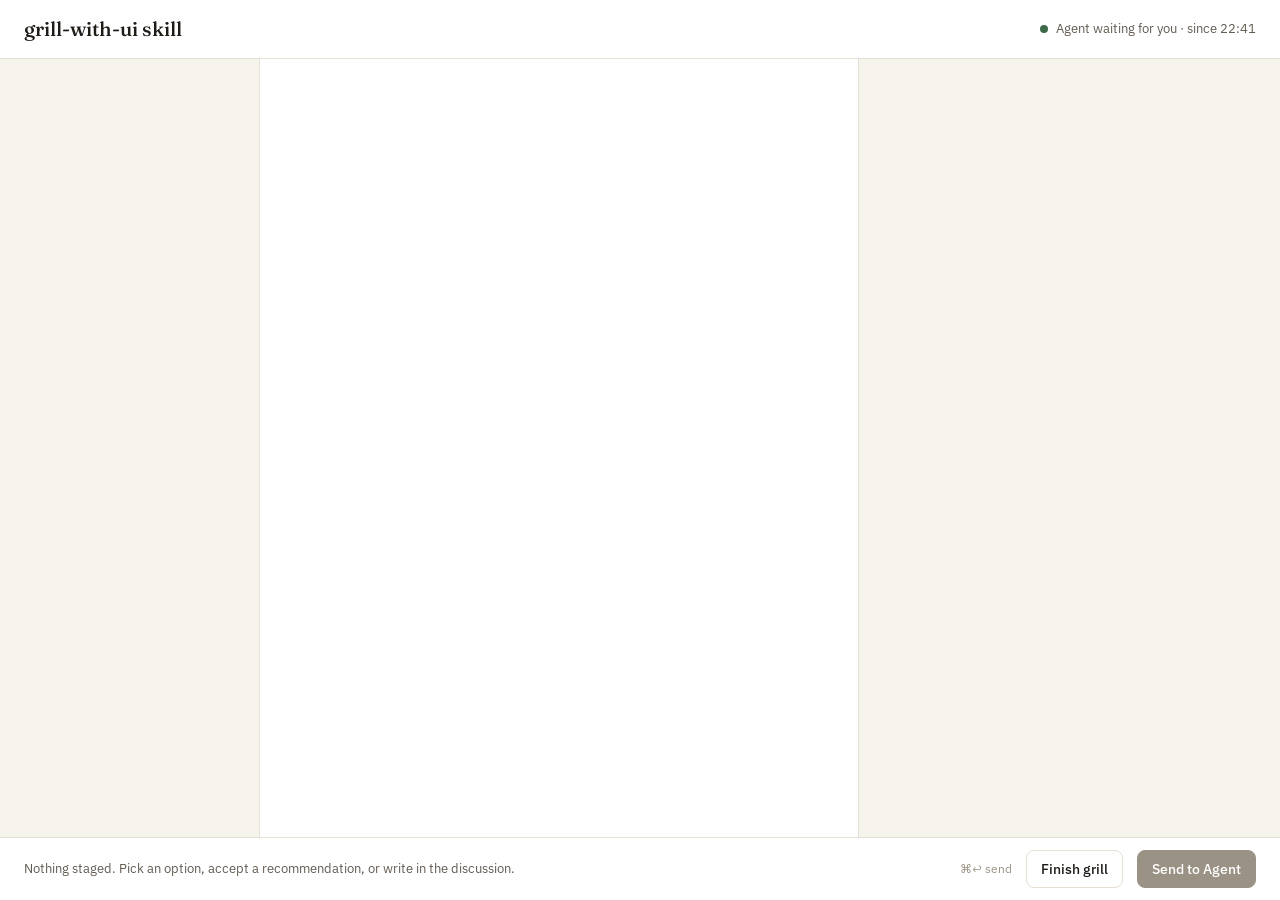
<file: grill-with-ui-fork/design/mockups/a-inbox-clean.template.html>
<!doctype html>
<html lang="en">
<head>
<meta charset="utf-8" />
<meta name="viewport" content="width=device-width, initial-scale=1" />
<title>grill · grill-with-ui skill · Inbox (clean)</title>
<link rel="preconnect" href="https://fonts.googleapis.com" />
<link href="https://fonts.googleapis.com/css2?family=Fraunces:opsz,wght@9..144,400;9..144,500&family=IBM+Plex+Sans:wght@400;500;600&display=swap" rel="stylesheet" />
<style>
  :root {
    --bg: #f7f4ee; --panel: #ffffff; --ink: #1f1c18; --ink-2: #625b51; --ink-3: #9a9285;
    --rule: #e6e0d4; --accent: #9a3a26; --ok: #3d6b4a; --stage: #b8791f; --stage-soft: #f8ecd2;
    --serif: "Fraunces", Georgia, serif; --sans: "IBM Plex Sans", system-ui, sans-serif;
  }
  * { box-sizing: border-box; }
  html, body { height: 100%; margin: 0; }
  body {
    font-family: var(--sans); font-size: 15px; line-height: 1.5; color: var(--ink); background: var(--bg);
    display: grid; grid-template-rows: auto 1fr auto; grid-template-columns: 260px minmax(0, 1fr) 33vw; height: 100vh;
  }

  header { grid-column: 1 / -1; display: flex; align-items: center; gap: 14px; padding: 14px 24px; border-bottom: 1px solid var(--rule); background: var(--panel); }
  header h1 { font-family: var(--serif); font-weight: 500; font-size: 20px; margin: 0; }
  header .path { color: var(--ink-3); font-size: 13px; }
  header .status { margin-left: auto; display: flex; align-items: center; gap: 8px; font-size: 13px; color: var(--ink-2); }
  .dot { width: 8px; height: 8px; border-radius: 50%; background: var(--ok); }
  .dot.working { background: var(--stage); animation: pulse 1.2s ease-in-out infinite; }
  @keyframes pulse { 50% { opacity: .3; } }

  nav { border-right: 1px solid var(--rule); overflow-y: auto; padding: 10px 0 24px; }
  nav .round { padding: 16px 20px 6px; font-size: 11px; letter-spacing: .08em; text-transform: uppercase; color: var(--ink-3); display: flex; justify-content: space-between; }
  nav .round.current { color: var(--accent); }
  .item { display: grid; grid-template-columns: 30px 1fr auto; gap: 8px; align-items: baseline; padding: 8px 20px; cursor: pointer; }
  .item:hover { background: #efebe3; }
  .item.selected { background: var(--panel); box-shadow: inset 3px 0 0 var(--accent); }
  .item .id { font-size: 12px; color: var(--ink-3); }
  .item .t { font-size: 14px; }
  .item .mark { font-size: 11px; color: var(--ink-3); }
  .mark.answered { color: var(--ok); }
  .mark.open { color: var(--accent); }
  .mark.staged { color: var(--stage); font-weight: 600; }
  .item.updated .t::after { content: "updated"; font-size: 10px; color: var(--stage); margin-left: 6px; letter-spacing: .06em; text-transform: uppercase; }

  main { overflow-y: auto; padding: 36px 44px 60px; background: var(--panel); }
  .card { max-width: 680px; }
  .crumb { font-size: 12px; color: var(--ink-3); display: flex; gap: 12px; }
  .crumb a { color: var(--accent); text-decoration: none; }
  .card h2 { font-family: var(--serif); font-weight: 500; font-size: 30px; line-height: 1.15; margin: 8px 0 12px; }
  .card .body { font-size: 15px; color: var(--ink-2); max-width: 62ch; margin: 0; }
  .opts { list-style: none; padding: 0; margin: 24px 0 0; display: grid; gap: 8px; }
  .opt { display: grid; grid-template-columns: 28px 1fr; gap: 12px; align-items: start; padding: 12px 14px; border: 1px solid var(--rule); border-radius: 8px; background: var(--panel); cursor: pointer; }
  .opt:hover { border-color: var(--ink-3); }
  .opt .k { font-family: var(--serif); font-size: 18px; line-height: 1.2; color: var(--ink-3); }
  .opt.rec { border-color: var(--accent); }
  .opt.rec .k { color: var(--accent); }
  .opt .tag { font-size: 11px; letter-spacing: .06em; text-transform: uppercase; color: var(--accent); margin-bottom: 2px; }
  .opt.chosen { border-color: var(--ok); box-shadow: 0 0 0 1px var(--ok); }
  .opt.staged { border-color: var(--stage); box-shadow: 0 0 0 1px var(--stage); background: var(--stage-soft); }
  .why { margin: 14px 0 0; font-size: 14px; color: var(--ink-2); }
  .why b { color: var(--accent); font-weight: 600; }
  .answered-line { margin-top: 18px; font-size: 14px; color: var(--ok); }
  .answered-line .against { color: var(--accent); margin-left: 6px; }
  .answer-row { display: flex; gap: 8px; margin-top: 20px; align-items: flex-start; }
  textarea { width: 100%; min-height: 60px; font: inherit; font-size: 14px; padding: 10px 12px; border: 1px solid var(--rule); border-radius: 8px; background: var(--panel); resize: vertical; color: var(--ink); }
  textarea:focus { outline: none; border-color: var(--ink-3); }
  button { font-family: var(--sans); font-weight: 500; font-size: 14px; padding: 9px 14px; border-radius: 8px; border: 1px solid var(--rule); background: var(--panel); color: var(--ink); cursor: pointer; white-space: nowrap; }
  button:hover { border-color: var(--ink-3); }
  button.primary { background: var(--accent); border-color: var(--accent); color: #fff; }
  button.primary:hover { border-color: var(--accent); }
  button.primary:disabled { background: var(--ink-3); border-color: var(--ink-3); cursor: default; }

  aside { border-left: 1px solid var(--rule); display: grid; grid-template-rows: auto 1fr auto; min-height: 0; }
  aside .head { padding: 20px 22px 12px; }
  aside .head h3 { margin: 0; font-size: 11px; letter-spacing: .08em; text-transform: uppercase; color: var(--ink-3); font-weight: 600; }
  aside .head .sub { font-family: var(--serif); font-size: 16px; margin-top: 4px; }
  aside .head .count { font-size: 12px; color: var(--ink-3); margin-left: 8px; font-family: var(--sans); }
  aside .msgs { overflow-y: auto; padding: 0 22px 12px; }
  .msg { padding: 12px 0; border-top: 1px solid var(--rule); }
  .msg .who { font-size: 11px; letter-spacing: .06em; text-transform: uppercase; color: var(--ink-3); margin-bottom: 4px; }
  .msg.user .who { color: var(--stage); }
  .msg.agent .who { color: var(--accent); }
  .msg.staged { background: var(--stage-soft); margin: 8px -10px 0; padding: 10px; border-radius: 6px; border-top: 0; }
  .msg .text { font-size: 14px; }
  .empty { padding: 12px 0; font-size: 13px; color: var(--ink-3); border-top: 1px solid var(--rule); }
  aside .compose { padding: 12px 22px 18px; border-top: 1px solid var(--rule); display: grid; gap: 8px; }
  aside .compose button { justify-self: end; }

  footer { grid-column: 1 / -1; display: flex; align-items: center; gap: 14px; padding: 12px 24px; border-top: 1px solid var(--rule); background: var(--panel); }
  footer .staged-list { font-size: 13px; color: var(--ink-2); flex: 1; }
  footer .staged-list b { color: var(--stage); }
  footer .hint { font-size: 12px; color: var(--ink-3); }
  .toast { position: fixed; right: 24px; bottom: 72px; padding: 10px 14px; background: var(--ink); color: #fff; font-size: 13px; border-radius: 6px; opacity: 0; transform: translateY(6px); transition: .25s; }
  .toast.show { opacity: 1; transform: none; }
</style>
</head>
<body>
<header>
  <h1>grill-with-ui skill</h1>
  <span class="path" id="doc-path"></span>
  <span class="status"><span class="dot" id="agent-dot"></span><span id="agent-status">Agent waiting for you · since 22:41</span></span>
</header>
<nav id="nav"></nav>
<main id="main"></main>
<aside id="aside"></aside>
<footer>
  <span class="staged-list" id="staged-list">Nothing staged. Pick an option, accept a recommendation, or write in the discussion.</span>
  <span class="hint">⌘↩ send</span>
  <button id="finish">Finish grill</button>
  <button class="primary" id="send" disabled>Send to Agent</button>
</footer>
<div class="toast" id="toast"></div>
<script>
/*__DATA__*/
</script>
<script>
const S = SESSION; const staged = {}; // qid -> {answer?, thread?:[]}
let selected = "q15";
document.getElementById("doc-path").textContent = S.doc;
const stagedCount = () => Object.values(staged).reduce((n, s) => n + (s.answer ? 1 : 0) + (s.thread ? s.thread.length : 0), 0);
function renderNav() {
  const nav = document.getElementById("nav"); nav.innerHTML = "";
  for (const r of S.rounds) {
    const isCur = r.n === S.rounds.length;
    const h = document.createElement("div"); h.className = "round" + (isCur ? " current" : "");
    h.innerHTML = `<span>Round ${r.n}${isCur ? " · current" : ""}</span><span>${r.ids.length}</span>`; nav.appendChild(h);
    for (const id of r.ids) {
      const q = S.questions[id]; const st = staged[id];
      const el = document.createElement("div");
      el.className = "item" + (id === selected ? " selected" : "") + (q.updated ? " updated" : "");
      const mark = st ? `<span class="mark staged">staged</span>` : `<span class="mark ${q.status}">${q.status === "answered" ? (q.answer.option || "text") : q.status}</span>`;
      el.innerHTML = `<span class="id">${id.toUpperCase()}</span><span class="t">${q.title}</span>${mark}`;
      el.onclick = () => { selected = id; render(); };
      nav.appendChild(el);
    }
  }
}
function renderMain() {
  const q = S.questions[selected]; const st = staged[selected] || {};
  const deps = q.deps.length ? `<span>after ${q.deps.map(d => `<a href="#" data-go="${d}">${d.toUpperCase()}</a>`).join(", ")}</span>` : `<span>root</span>`;
  const opts = q.options.map(o => {
    const isRec = q.rec.option === o.k; const chosen = q.answer && q.answer.option === o.k; const isStaged = st.answer && st.answer.option === o.k;
    return `<li class="opt ${isRec ? "rec" : ""} ${chosen ? "chosen" : ""} ${isStaged ? "staged" : ""}" data-opt="${o.k}"><span class="k">${o.k}</span><span>${isRec ? `<div class="tag">Recommended</div>` : ""}${o.text}</span></li>`;
  }).join("");
  let answerBlock = "";
  if (q.status === "answered") {
    const against = q.answer.option && q.answer.option !== q.rec.option ? `<span class="against">against rec ${q.rec.option}</span>` : "";
    answerBlock = `<div class="answered-line">Answered: ${q.answer.kind === "accept" ? `accepted recommendation <b>${q.answer.option}</b>` : q.answer.option ? `chose <b>${q.answer.option}</b>` : ""}${q.answer.text ? ` “${q.answer.text}”` : ""}${against}</div>`;
  }
  document.getElementById("main").innerHTML = `
    <article class="card">
      <div class="crumb"><span>${q.id.toUpperCase()} · round ${q.round}</span>${deps}${q.durable ? `<span>durable</span>` : ""}</div>
      <h2>${q.title}</h2>
      <p class="body">${q.body}</p>
      <ul class="opts">${opts}</ul>
      <p class="why"><b>Why ${q.rec.option}.</b> ${q.rec.why}</p>
      ${answerBlock}
      <div class="answer-row">
        <textarea id="free" placeholder="${q.status === "answered" ? "Change your answer, or add nuance…" : "Free-text answer, if none of the options fit…"}">${st.answer && st.answer.text || ""}</textarea>
        <button id="accept">Accept ${q.rec.option}</button>
        <button id="stage-text">Stage text</button>
      </div>
    </article>`;
  document.querySelectorAll("[data-go]").forEach(a => a.onclick = e => { e.preventDefault(); selected = a.dataset.go; render(); });
  document.querySelectorAll(".opt").forEach(o => o.onclick = () => stage(q.id, { answer: { kind: "option", option: o.dataset.opt } }));
  document.getElementById("accept").onclick = () => stage(q.id, { answer: { kind: "accept", option: q.rec.option } });
  document.getElementById("stage-text").onclick = () => { const t = document.getElementById("free").value.trim(); if (t) stage(q.id, { answer: { kind: "text", text: t } }); };
}
function renderAside() {
  const q = S.questions[selected]; const st = staged[selected] || {};
  const msgs = q.thread.map(m => `<div class="msg ${m.who}"><div class="who">${m.who}</div><div class="text">${m.text}</div></div>`).join("") +
    (st.thread || []).map(t => `<div class="msg user staged"><div class="who">you · staged</div><div class="text">${t}</div></div>`).join("");
  document.getElementById("aside").innerHTML = `
    <div class="head"><h3>Discussion</h3><div class="sub">${q.id.toUpperCase()} · ${q.title}<span class="count">${q.thread.length} message${q.thread.length === 1 ? "" : "s"}</span></div></div>
    <div class="msgs">${msgs || `<div class="empty">Nothing yet. Ask anything about this question; the agent answers here on the next send.</div>`}</div>
    <div class="compose"><textarea id="thread-in" placeholder="Dig deeper on ${q.id.toUpperCase()}…"></textarea><button id="stage-thread">Add to discussion</button></div>`;
  document.getElementById("stage-thread").onclick = () => { const t = document.getElementById("thread-in").value.trim(); if (t) { staged[q.id] = staged[q.id] || {}; (staged[q.id].thread = staged[q.id].thread || []).push(t); render(); } };
}
function stage(id, patch) { staged[id] = Object.assign(staged[id] || {}, patch); render(); }
function renderFooter() {
  const n = stagedCount(); const send = document.getElementById("send"); send.disabled = n === 0;
  const parts = Object.entries(staged).map(([id, s]) => `${id.toUpperCase()}${s.answer ? ` ${s.answer.option ? "→ " + s.answer.option : "→ text"}` : ""}${s.thread ? ` +${s.thread.length} msg` : ""}`);
  document.getElementById("staged-list").innerHTML = n ? `<b>${n} staged</b> · ${parts.join(" · ")}` : "Nothing staged. Pick an option, accept a recommendation, or write in the discussion.";
  send.textContent = n ? `Send ${n} to Agent` : "Send to Agent";
}
function render() { renderNav(); renderMain(); renderAside(); renderFooter(); const sel = document.querySelector(".item.selected"); if (sel) sel.scrollIntoView({ block: "nearest" }); }
document.getElementById("send").onclick = () => {
  const n = stagedCount(); for (const k in staged) delete staged[k];
  const dot = document.getElementById("agent-dot"), s = document.getElementById("agent-status"), t = document.getElementById("toast");
  dot.classList.add("working"); s.textContent = "Agent working on your batch…"; t.textContent = `Sent ${n} action${n > 1 ? "s" : ""} as one event`; t.classList.add("show");
  render(); setTimeout(() => { t.classList.remove("show"); }, 1800);
  setTimeout(() => { dot.classList.remove("working"); s.textContent = "Agent waiting for you · just now"; }, 2600);
};
document.addEventListener("keydown", e => { if ((e.metaKey || e.ctrlKey) && e.key === "Enter") document.getElementById("send").click(); });
render();
</script>
</body>
</html>
</file>
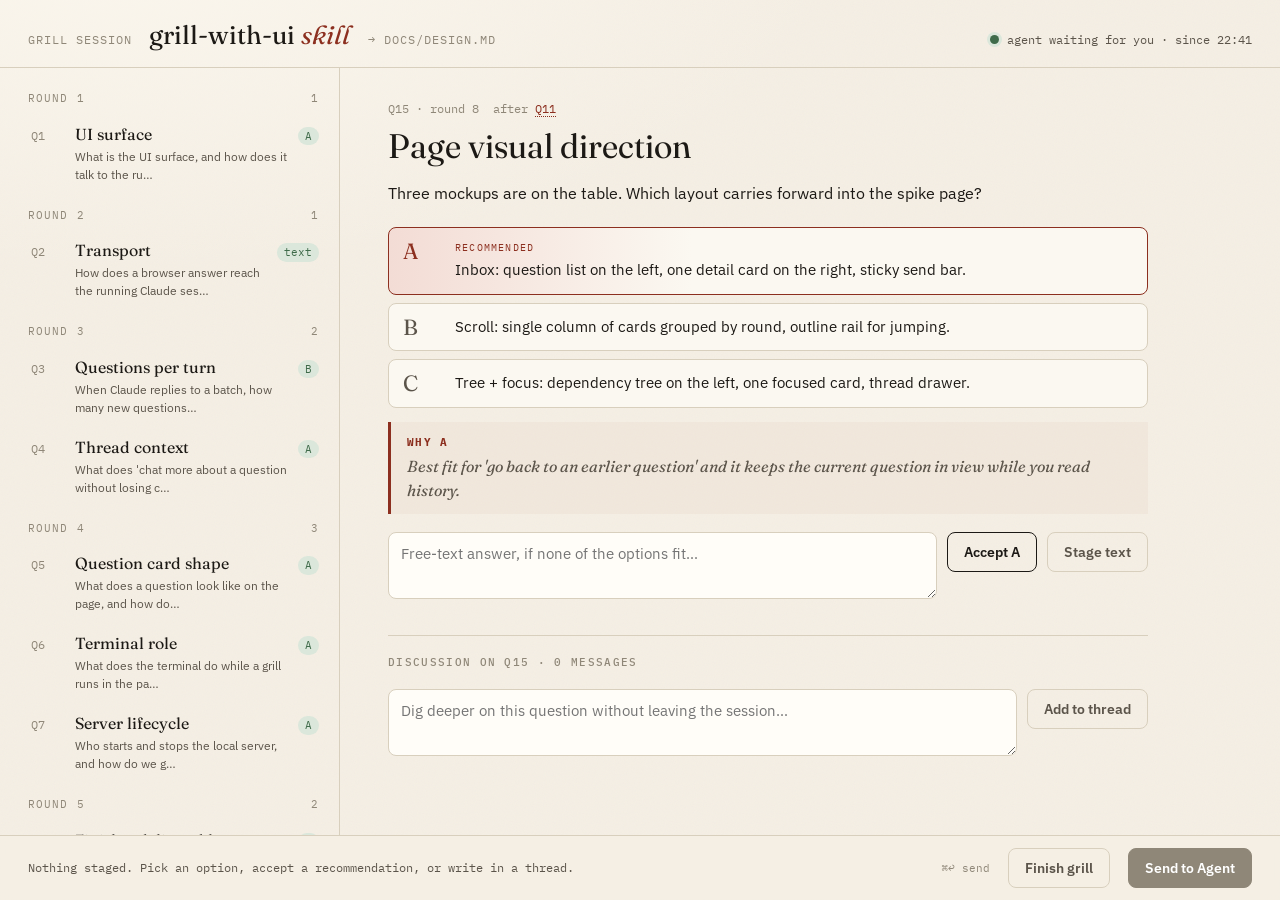
<file: grill-with-ui-fork/design/mockups/a-inbox.html>
<!doctype html>
<html lang="en">
<head>
<meta charset="utf-8" />
<meta name="viewport" content="width=device-width, initial-scale=1" />
<title>grill · grill-with-ui skill · Inbox</title>
<link rel="preconnect" href="https://fonts.googleapis.com" />
<link href="https://fonts.googleapis.com/css2?family=Fraunces:ital,opsz,wght@0,9..144,300..700;1,9..144,300..700&family=IBM+Plex+Sans:wght@400;500;600&family=IBM+Plex+Mono:wght@400;500&display=swap" rel="stylesheet" />
<style>
  :root {
    --paper: #f5efe4; --paper-2: #ece4d5; --ink: #1c1915; --ink-2: #5b544a; --ink-3: #8f8778;
    --rule: #d8cfbd; --ox: #8c2f1f; --ox-soft: #f3dcd5; --moss: #3f6b4a; --moss-soft: #dbe7db;
    --gold: #b7791f; --gold-soft: #f6e7c6; --current: #fffdf7;
    --serif: "Fraunces", Georgia, serif; --sans: "IBM Plex Sans", system-ui, sans-serif; --mono: "IBM Plex Mono", ui-monospace, monospace;
  }
  * { box-sizing: border-box; }
  html, body { height: 100%; margin: 0; }
  body {
    font-family: var(--sans); color: var(--ink); background: var(--paper);
    background-image: radial-gradient(1200px 600px at 10% -10%, #fbf7ee 0%, transparent 60%), url("data:image/svg+xml,%3Csvg xmlns='http://www.w3.org/2000/svg' width='160' height='160'%3E%3Cfilter id='n'%3E%3CfeTurbulence type='fractalNoise' baseFrequency='.9' numOctaves='2' stitchTiles='stitch'/%3E%3C/filter%3E%3Crect width='100%25' height='100%25' filter='url(%23n)' opacity='.035'/%3E%3C/svg%3E");
    display: grid; grid-template-rows: auto 1fr auto; grid-template-columns: 340px 1fr; height: 100vh;
    font-size: 15px; line-height: 1.5;
  }
  header { grid-column: 1 / -1; display: flex; align-items: baseline; gap: 18px; padding: 16px 28px 12px; border-bottom: 1px solid var(--rule); }
  header .kicker { font-family: var(--mono); font-size: 12px; letter-spacing: .08em; text-transform: uppercase; color: var(--ink-3); }
  header h1 { font-family: var(--serif); font-weight: 400; font-size: 26px; margin: 0; font-variation-settings: "opsz" 40; }
  header h1 em { font-style: italic; color: var(--ox); }
  header .status { margin-left: auto; display: flex; align-items: center; gap: 8px; font-family: var(--mono); font-size: 12px; color: var(--ink-2); }
  .dot { width: 9px; height: 9px; border-radius: 50%; background: var(--moss); box-shadow: 0 0 0 3px var(--moss-soft); }
  .dot.working { background: var(--gold); box-shadow: 0 0 0 3px var(--gold-soft); animation: pulse 1.2s ease-in-out infinite; }
  @keyframes pulse { 50% { box-shadow: 0 0 0 6px transparent; } }

  nav { border-right: 1px solid var(--rule); overflow-y: auto; padding: 8px 0 24px; }
  nav .round { padding: 14px 20px 6px 28px; font-family: var(--mono); font-size: 11px; letter-spacing: .1em; text-transform: uppercase; color: var(--ink-3); display: flex; justify-content: space-between; }
  nav .round.current { color: var(--ox); }
  .item { display: grid; grid-template-columns: 34px 1fr auto; gap: 10px; align-items: baseline; padding: 9px 20px 9px 28px; cursor: pointer; border-left: 3px solid transparent; }
  .item:hover { background: var(--paper-2); }
  .item.selected { background: var(--current); border-left-color: var(--ox); }
  .item .id { font-family: var(--mono); font-size: 12px; color: var(--ink-3); }
  .item .t { font-family: var(--serif); font-size: 16px; font-variation-settings: "opsz" 20; }
  .item .t small { display: block; font-family: var(--sans); font-size: 12px; color: var(--ink-2); margin-top: 2px; }
  .item .mark { font-family: var(--mono); font-size: 11px; padding: 1px 7px; border-radius: 999px; white-space: nowrap; }
  .mark.answered { color: var(--moss); background: var(--moss-soft); }
  .mark.open { color: var(--ox); background: var(--ox-soft); }
  .mark.deferred { color: var(--ink-2); background: var(--paper-2); }
  .mark.staged { color: #fff; background: var(--gold); }
  .item.updated .t::after { content: "updated"; font-family: var(--mono); font-size: 10px; color: var(--gold); margin-left: 8px; letter-spacing: .08em; text-transform: uppercase; }

  main { overflow-y: auto; padding: 32px 48px 120px; }
  .card { max-width: 760px; animation: rise .35s ease-out both; }
  @keyframes rise { from { opacity: 0; transform: translateY(6px); } }
  .crumb { font-family: var(--mono); font-size: 12px; color: var(--ink-3); display: flex; gap: 14px; }
  .crumb .deps a { color: var(--ox); text-decoration: none; border-bottom: 1px dotted var(--ox); }
  .card h2 { font-family: var(--serif); font-weight: 400; font-size: 34px; line-height: 1.1; margin: 10px 0 14px; font-variation-settings: "opsz" 72; }
  .card .body { font-size: 16px; color: var(--ink); max-width: 64ch; }
  .opts { list-style: none; padding: 0; margin: 22px 0 0; display: grid; gap: 8px; }
  .opt { display: grid; grid-template-columns: 40px 1fr; gap: 12px; align-items: start; padding: 12px 14px; border: 1px solid var(--rule); border-radius: 8px; background: #fbf8f1; cursor: pointer; transition: transform .12s, border-color .12s; }
  .opt:hover { transform: translateX(2px); border-color: var(--ink-3); }
  .opt .k { font-family: var(--serif); font-size: 22px; line-height: 1; color: var(--ink-2); font-variation-settings: "opsz" 40; }
  .opt.rec { border-color: var(--ox); background: linear-gradient(90deg, var(--ox-soft), #fbf8f1 40%); }
  .opt.rec .k { color: var(--ox); }
  .opt.rec .tag { font-family: var(--mono); font-size: 10px; letter-spacing: .12em; text-transform: uppercase; color: var(--ox); margin-bottom: 4px; }
  .opt.chosen { outline: 2px solid var(--moss); border-color: var(--moss); }
  .opt.staged { outline: 2px solid var(--gold); border-color: var(--gold); }
  .why { margin: 14px 0 0; padding: 12px 16px; border-left: 3px solid var(--ox); font-family: var(--serif); font-style: italic; font-size: 16px; color: var(--ink-2); background: rgba(140,47,31,.04); }
  .why b { font-style: normal; font-family: var(--mono); font-size: 11px; letter-spacing: .12em; text-transform: uppercase; color: var(--ox); display: block; margin-bottom: 4px; }
  .answer-row { display: flex; gap: 10px; margin-top: 18px; align-items: flex-start; }
  textarea { width: 100%; min-height: 64px; font: inherit; font-size: 15px; padding: 10px 12px; border: 1px solid var(--rule); border-radius: 8px; background: #fffdf8; resize: vertical; color: var(--ink); }
  textarea:focus { outline: 2px solid var(--gold); border-color: transparent; }
  button { font-family: var(--sans); font-weight: 600; font-size: 14px; padding: 10px 16px; border-radius: 8px; border: 1px solid var(--ink); background: transparent; color: var(--ink); cursor: pointer; white-space: nowrap; }
  button.primary { background: var(--ox); border-color: var(--ox); color: #fff; }
  button.primary:disabled { background: var(--ink-3); border-color: var(--ink-3); cursor: default; }
  button.ghost { border-color: var(--rule); color: var(--ink-2); }
  .answered-box { margin-top: 20px; padding: 14px 16px; border-radius: 8px; background: var(--moss-soft); color: var(--moss); display: grid; grid-template-columns: auto 1fr; gap: 14px; align-items: baseline; }
  .answered-box .lbl { font-family: var(--mono); font-size: 11px; letter-spacing: .12em; text-transform: uppercase; }
  .answered-box .against { font-family: var(--mono); font-size: 11px; color: var(--ox); margin-left: 8px; }
  .thread { margin-top: 36px; border-top: 1px solid var(--rule); padding-top: 18px; }
  .thread h3 { font-family: var(--mono); font-size: 11px; letter-spacing: .12em; text-transform: uppercase; color: var(--ink-3); margin: 0 0 12px; font-weight: 500; }
  .msg { display: grid; grid-template-columns: 64px 1fr; gap: 12px; padding: 10px 0; border-bottom: 1px dashed var(--rule); }
  .msg .who { font-family: var(--mono); font-size: 11px; text-transform: uppercase; letter-spacing: .1em; color: var(--ink-3); padding-top: 3px; }
  .msg.user .who { color: var(--gold); }
  .msg.agent .who { color: var(--ox); }
  .msg.staged { background: var(--gold-soft); margin: 0 -10px; padding: 10px; border-radius: 6px; }

  footer { grid-column: 1 / -1; position: sticky; bottom: 0; display: flex; align-items: center; gap: 18px; padding: 12px 28px; border-top: 1px solid var(--rule); background: rgba(245,239,228,.92); backdrop-filter: blur(6px); }
  footer .staged-list { font-family: var(--mono); font-size: 12px; color: var(--ink-2); flex: 1; }
  footer .staged-list b { color: var(--gold); }
  footer .hint { font-family: var(--mono); font-size: 11px; color: var(--ink-3); }
  .toast { position: fixed; right: 28px; bottom: 76px; padding: 10px 14px; background: var(--ink); color: var(--paper); font-family: var(--mono); font-size: 12px; border-radius: 6px; opacity: 0; transform: translateY(6px); transition: .25s; }
  .toast.show { opacity: 1; transform: none; }
</style>
</head>
<body>
<header>
  <span class="kicker">grill session</span>
  <h1>grill-with-ui <em>skill</em></h1>
  <span class="kicker" id="doc-path"></span>
  <span class="status"><span class="dot" id="agent-dot"></span><span id="agent-status">agent waiting for you · since 22:41</span></span>
</header>
<nav id="nav"></nav>
<main id="main"></main>
<footer>
  <span class="staged-list" id="staged-list">Nothing staged. Pick an option, accept a recommendation, or write in a thread.</span>
  <span class="hint">⌘↩ send</span>
  <button class="ghost" id="finish">Finish grill</button>
  <button class="primary" id="send" disabled>Send to Agent</button>
</footer>
<div class="toast" id="toast"></div>
<script>
// Sample data: the real grill-with-ui design session of 2026-09-06, lightly compressed.
const SESSION = {
  topic: "grill-with-ui skill",
  project: "~/Projects/grill-with-ui",
  doc: "docs/design.md",
  agent: { status: "waiting", since: "22:41" },
  terms: [
    { term: "Round", def: "One agent turn's worth of new questions: the current frontier.", avoid: ["batch", "wave"] },
    { term: "Frontier", def: "Questions whose prerequisites are all settled and can be asked now.", avoid: ["queue", "next up"] },
    { term: "Send", def: "One press of Send to Agent: every staged action shipped as a single event.", avoid: ["submit", "reply"] },
    { term: "Durable decision", def: "Hard to reverse, surprising without context, a real trade-off. Goes under Locked decisions.", avoid: ["ADR", "big decision"] },
  ],
  rounds: [
    { n: 1, ids: ["q1"] }, { n: 2, ids: ["q2"] }, { n: 3, ids: ["q3", "q4"] },
    { n: 4, ids: ["q5", "q6", "q7"] }, { n: 5, ids: ["q8", "q9"] }, { n: 6, ids: ["q10", "q11"] },
    { n: 7, ids: ["q12", "q13", "q14"] }, { n: 8, ids: ["q15", "q16", "q17"] },
  ],
  questions: {
    q1: { id: "q1", round: 1, title: "UI surface", deps: [],
      body: "What is the UI surface, and how does it talk to the running session? This is the root decision; state format, threads and resume all hang off it.",
      options: [
        { k: "A", text: "Local browser app. A tiny bundled server serves a page and reads/writes one state file per session. Terminal stays a parallel input." },
        { k: "B", text: "Read-only side panel. Claude re-renders an HTML summary each turn; you still answer in the terminal by number." },
        { k: "C", text: "MCP app panel. Only if Claude Code renders it. Heavier to build and install." },
        { k: "D", text: "Terminal TUI. Doesn't solve scrollback. Listed to rule out." },
      ],
      rec: { option: "A", why: "Works in any terminal today, nothing to install, and the file protocol is agent-neutral so a Codex version is packaging, not a rewrite." },
      status: "answered", answer: { kind: "accept", option: "A", text: "A is exactly what I was thinking" }, durable: true, thread: [] },
    q2: { id: "q2", round: 2, title: "Transport", deps: ["q1"],
      body: "How does a browser answer reach the running Claude session? Docs check: Monitor wakes an idle session; a background shell exiting does not; Channels need a launch flag.",
      options: [
        { k: "A", text: "Persistent Monitor on the server's WebSocket. Every browser action is one event and one Claude turn." },
        { k: "B", text: "Claude Code Channels. Officially blessed, but needs a startup flag and a plugin." },
        { k: "C", text: "Manual nudge: answer in the browser, type 'go' in the terminal." },
      ],
      rec: { option: "A", why: "No startup flags, works from inside the skill. Live test fired while idle: verified." },
      status: "answered", answer: { kind: "text", text: "Simpler: the web app writes to a local JSON and the agent has a file-change watcher on it." },
      durable: true,
      thread: [
        { who: "agent", text: "Yes, and simpler than what I proposed. Refinement: two files, not one. state.json written only by the agent; events.jsonl appended only by the web app, watched with plain tail -F." },
      ] },
    q3: { id: "q3", round: 3, title: "Questions per turn", deps: ["q2"],
      body: "When Claude replies to a batch, how many new questions does it post on top of the thread replies?",
      options: [
        { k: "A", text: "Exactly one new primary question per turn. Keeps 'resolve dependencies one by one'." },
        { k: "B", text: "Up to a few new questions when they're independent. Fewer round trips; recommendations can go stale." },
      ],
      rec: { option: "A", why: "You already batch on your side; keeping Claude to one at a time is what makes recommendations trustworthy." },
      status: "answered", answer: { kind: "option", option: "B", text: "" }, durable: false, thread: [] },
    q4: { id: "q4", round: 3, title: "Thread context", deps: ["q1"],
      body: "What does 'chat more about a question without losing context' mean mechanically?",
      options: [
        { k: "A", text: "One Claude session; threads are labeled messages. Nothing is separate under the hood." },
        { k: "B", text: "A subagent per thread, seeded with a summary. Isolation, but loses exactly the context you want." },
      ],
      rec: { option: "A", why: "The thing you're missing is navigation, not isolation. The page provides that." },
      status: "answered", answer: { kind: "accept", option: "A" }, durable: true, thread: [] },
    q5: { id: "q5", round: 4, title: "Question card shape", deps: ["q4"],
      body: "What does a question look like on the page, and how do you answer it? This fixes the state schema.",
      options: [
        { k: "A", text: "Structured card: title, body, lettered options, a recommendation pointing at one, a rationale. Answer by option, Accept, or free text. Thread box separate." },
        { k: "B", text: "Free text everywhere. Simpler schema, no one-click accept." },
      ],
      rec: { option: "A", why: "Grilling already produces lettered options and a named recommendation, so structure costs nothing." },
      status: "answered", answer: { kind: "accept", option: "A" }, durable: false, thread: [] },
    q6: { id: "q6", round: 4, title: "Terminal role", deps: ["q1"],
      body: "What does the terminal do while a grill runs in the page?",
      options: [
        { k: "A", text: "One-line status per turn, plus the URL. Terminal typing still works and is recorded into state." },
        { k: "B", text: "Terminal goes silent. Launch only." },
        { k: "C", text: "Terminal mirrors the full text. Defeats the purpose." },
      ],
      rec: { option: "A", why: "Same scrollback cost as silence, and it gives you the 'Claude is waiting' signal where you're already looking." },
      status: "answered", answer: { kind: "accept", option: "A" }, durable: false, thread: [] },
    q7: { id: "q7", round: 4, title: "Server lifecycle", deps: ["q2"],
      body: "Who starts and stops the local server, and how do we guarantee it dies? Orphaned processes have bitten this machine before.",
      options: [
        { k: "A", text: "The server is the monitor. It lives exactly as long as the monitor: killed at session end or on Finish. Nothing to orphan." },
        { k: "B", text: "Server in the background, separate tail watcher. Needs its own shutdown story; every option is a way to leak." },
      ],
      rec: { option: "A", why: "Same file-based design, with writer and watcher collapsed into one process the harness already manages." },
      status: "answered", answer: { kind: "accept", option: "A" }, durable: true, thread: [] },
    q8: { id: "q8", round: 5, title: "Finish + deliverable", deps: ["q5"],
      body: "How does a grill end, and what's the deliverable? Past grills all ended as design docs.",
      options: [
        { k: "A", text: "Explicit Finish button; Claude writes a markdown decisions doc from state. Doc path asked once at start." },
        { k: "B", text: "No explicit end; the state file is the record." },
      ],
      rec: { option: "A", why: "Writing from a structured state file is more faithful than writing from a long transcript." },
      status: "answered", answer: { kind: "accept", option: "A" }, durable: false,
      thread: [
        { who: "user", text: "Can you also look up Matt Pocock's grill-with-docs skill to see what we can borrow for the docs part, and compare it to the docs we already generate?" },
        { who: "agent", text: "Fetched it. It's one line: run grilling + domain-modeling. The docs part writes a repo-wide CONTEXT.md glossary and sparse ADRs gated on hard-to-reverse, surprising, real trade-off. Your docs are the opposite shape: one exhaustive topic doc builders consume as the spec. Turned into Q9." },
      ] },
    q9: { id: "q9", round: 5, title: "What Finish writes", deps: ["q8"],
      body: "Your exhaustive topic doc, Matt's sparse ADRs and glossary, or both?",
      options: [
        { k: "A", text: "Your design doc, with two borrows: a per-decision durable flag (Locked vs Routine sections) and a Terms section with Avoid lists." },
        { k: "B", text: "Your design doc plus ADRs in docs/adr and a root CONTEXT.md. Two places to keep in sync." },
        { k: "C", text: "Matt's files only. Rejected: builders need the exhaustive doc." },
      ],
      rec: { option: "A", why: "The durable flag and the terms section fix two real problems; repo-wide files can be an opt-in flag later." },
      status: "answered", answer: { kind: "accept", option: "A" }, durable: true, thread: [] },
    q10: { id: "q10", round: 6, title: "State location + resume", deps: ["q7"],
      body: "Where does session state live, and how does resume work? Several worktrees per project here.",
      options: [
        { k: "A", text: "Per-session folder under home, keyed by git common root (working directory when not in git). Resume lists unfinished sessions for the project." },
        { k: "B", text: "Inside the repo, gitignored. Lives in one worktree; ws reset wipes it." },
      ],
      rec: { option: "A", why: "Worktree independence decides it here; for adopters it also means zero repo changes." },
      status: "answered", answer: { kind: "accept", option: "A" }, durable: true,
      thread: [
        { who: "user", text: "Hm, what would be easier for other people to adopt?" },
        { who: "agent", text: "Outside the repo, by a wider margin: zero repo changes, one mental model, works outside git, resume is discoverable anyway. Only loss: sessions don't travel with a clone, which is a non-goal." },
      ] },
    q11: { id: "q11", round: 6, title: "Stack", deps: ["q10"],
      body: "What is the server and page built with? Must run the moment the skill is installed.",
      options: [
        { k: "A", text: "Plain Node, no dependencies, no build step. One server script, one self-contained HTML page." },
        { k: "B", text: "Bun. Nicer API, not on most machines." },
        { k: "C", text: "React with a build step." },
      ],
      rec: { option: "A", why: "Claude Code requires Node, so every adopter has it. Polish comes from CSS, not the framework." },
      status: "answered", answer: { kind: "accept", option: "A" }, durable: false, thread: [] },
    q12: { id: "q12", round: 7, title: "Relation to grilling skills", deps: ["q9"],
      body: "How does grill-with-ui relate to the grilling and grill-me skills you already have?",
      options: [
        { k: "A", text: "Self-contained new skill with its own interview prompt (frontier-per-round) plus the page protocol. Developed in its own repo, symlinked in." },
        { k: "B", text: "Composition, Matt-style: invoke grilling plus a protocol skill. Two skills fighting over output format." },
        { k: "C", text: "A flag on grill-me." },
      ],
      rec: { option: "A", why: "One folder, one prompt, nothing to depend on. Publishable later without extraction." },
      status: "answered", answer: { kind: "accept", option: "A" }, durable: false, thread: [] },
    q13: { id: "q13", round: 7, title: "Agent neutrality", deps: ["q11"],
      body: "Claude Code only, or agent-neutral from the start? Codex has no Monitor; Bedrock/Vertex Claude Code lacks it too.",
      options: [
        { k: "A", text: "Add a blocking wait mode to the server now: blocks in the foreground until the next Send, prints it, exits. About twenty lines." },
        { k: "B", text: "Claude Code only for v1." },
      ],
      rec: { option: "A", why: "Cheap, also the fallback for Claude Code without Monitor, keeps the no-lock-in promise." },
      status: "answered", answer: { kind: "accept", option: "A" }, durable: false, thread: [] },
    q14: { id: "q14", round: 7, title: "Build order", deps: ["q13"],
      body: "What gets built first? One assumption is unverified: the harness labels monitor events 'not user input'; the skill prompt says Send events are your answers.",
      options: [
        { k: "A", text: "Spike the wake-up path first: minimal server, one-textarea page, stub prompt with only the event rule. One real round." },
        { k: "B", text: "Build everything, then test end to end." },
      ],
      rec: { option: "A", why: "The only piece that can't be reasoned out from what we already know." },
      status: "answered", answer: { kind: "accept", option: "A" }, durable: false, thread: [] },
    q15: { id: "q15", round: 8, title: "Page visual direction", deps: ["q11"],
      body: "Three mockups are on the table. Which layout carries forward into the spike page?",
      options: [
        { k: "A", text: "Inbox: question list on the left, one detail card on the right, sticky send bar." },
        { k: "B", text: "Scroll: single column of cards grouped by round, outline rail for jumping." },
        { k: "C", text: "Tree + focus: dependency tree on the left, one focused card, thread drawer." },
      ],
      rec: { option: "A", why: "Best fit for 'go back to an earlier question' and it keeps the current question in view while you read history." },
      status: "open", answer: null, durable: false, thread: [] },
    q16: { id: "q16", round: 8, title: "Doc template sections", deps: ["q9"],
      body: "Section order for the generated design doc: Terms, Why, Locked decisions, Routine choices, Deferred, Follow-ups?",
      options: [
        { k: "A", text: "That order, with the header carrying the locked-decision count and the date." },
        { k: "B", text: "Decisions first, Terms at the end as an appendix." },
      ],
      rec: { option: "A", why: "Terms first is what makes cold re-entry work; the header count is your existing convention." },
      status: "open", answer: null, durable: false, updated: true, thread: [] },
    q17: { id: "q17", round: 8, title: "Keyboard shortcuts", deps: ["q15"],
      body: "j/k to move between questions, a/b/c to pick an option, enter to stage, cmd+enter to send?",
      options: [
        { k: "A", text: "Yes, all of them, shown in a footer hint." },
        { k: "B", text: "Defer to after the spike." },
      ],
      rec: { option: "B", why: "Zero cost to add later; not on the critical path." },
      status: "deferred", answer: null, durable: false, thread: [] },
  },
};

</script>
<script>
const S = SESSION; const staged = {}; // qid -> {answer?, thread?:[]}
let selected = "q15";
document.getElementById("doc-path").textContent = "→ " + S.doc;
const stagedCount = () => Object.values(staged).reduce((n, s) => n + (s.answer ? 1 : 0) + (s.thread ? s.thread.length : 0), 0);
function renderNav() {
  const nav = document.getElementById("nav"); nav.innerHTML = "";
  for (const r of S.rounds) {
    const isCur = r.n === S.rounds.length;
    const h = document.createElement("div"); h.className = "round" + (isCur ? " current" : "");
    h.innerHTML = `<span>Round ${r.n}${isCur ? " · current" : ""}</span><span>${r.ids.length}</span>`; nav.appendChild(h);
    for (const id of r.ids) {
      const q = S.questions[id]; const st = staged[id];
      const el = document.createElement("div");
      el.className = "item" + (id === selected ? " selected" : "") + (q.updated ? " updated" : "");
      const mark = st ? `<span class="mark staged">staged</span>` : `<span class="mark ${q.status}">${q.status === "answered" ? (q.answer.option || "text") : q.status}</span>`;
      el.innerHTML = `<span class="id">${id.toUpperCase()}</span><span class="t">${q.title}<small>${q.body.slice(0, 54)}…</small></span>${mark}`;
      el.onclick = () => { selected = id; render(); };
      nav.appendChild(el);
    }
  }
}
function renderMain() {
  const q = S.questions[selected]; const st = staged[selected] || {};
  const deps = q.deps.length ? `<span class="deps">after ${q.deps.map(d => `<a href="#" data-go="${d}">${d.toUpperCase()}</a>`).join(", ")}</span>` : `<span>root</span>`;
  const opts = q.options.map(o => {
    const isRec = q.rec.option === o.k; const chosen = q.answer && q.answer.option === o.k; const isStaged = st.answer && st.answer.option === o.k;
    return `<li class="opt ${isRec ? "rec" : ""} ${chosen ? "chosen" : ""} ${isStaged ? "staged" : ""}" data-opt="${o.k}"><span class="k">${o.k}</span><span>${isRec ? `<div class="tag">Recommended</div>` : ""}${o.text}</span></li>`;
  }).join("");
  let answerBlock = "";
  if (q.status === "answered") {
    const against = q.answer.option && q.answer.option !== q.rec.option ? `<span class="against">against rec ${q.rec.option}</span>` : "";
    answerBlock = `<div class="answered-box"><span class="lbl">Answered${against}</span><span>${q.answer.kind === "accept" ? `Accepted recommendation <b>${q.answer.option}</b>. ` : q.answer.option ? `Chose <b>${q.answer.option}</b>. ` : ""}${q.answer.text ? `“${q.answer.text}”` : ""}</span></div>`;
  }
  const thread = q.thread.map(m => `<div class="msg ${m.who}"><span class="who">${m.who}</span><span>${m.text}</span></div>`).join("") +
    (st.thread || []).map(t => `<div class="msg user staged"><span class="who">you · staged</span><span>${t}</span></div>`).join("");
  document.getElementById("main").innerHTML = `
    <article class="card" key="${q.id}">
      <div class="crumb"><span>${q.id.toUpperCase()} · round ${q.round}</span>${deps}${q.durable ? `<span>durable</span>` : ""}</div>
      <h2>${q.title}</h2>
      <p class="body">${q.body}</p>
      <ul class="opts">${opts}</ul>
      <div class="why"><b>Why ${q.rec.option}</b>${q.rec.why}</div>
      ${answerBlock}
      <div class="answer-row">
        <textarea id="free" placeholder="${q.status === "answered" ? "Change your answer, or add nuance…" : "Free-text answer, if none of the options fit…"}">${st.answer && st.answer.text || ""}</textarea>
        <button id="accept">Accept ${q.rec.option}</button>
        <button class="ghost" id="stage-text">Stage text</button>
      </div>
      <section class="thread">
        <h3>Discussion on ${q.id.toUpperCase()} · ${q.thread.length} messages</h3>
        ${thread}
        <div class="answer-row"><textarea id="thread-in" placeholder="Dig deeper on this question without leaving the session…"></textarea><button class="ghost" id="stage-thread">Add to thread</button></div>
      </section>
    </article>`;
  document.querySelectorAll("[data-go]").forEach(a => a.onclick = e => { e.preventDefault(); selected = a.dataset.go; render(); });
  document.querySelectorAll(".opt").forEach(o => o.onclick = () => stage(q.id, { answer: { kind: "option", option: o.dataset.opt } }));
  document.getElementById("accept").onclick = () => stage(q.id, { answer: { kind: "accept", option: q.rec.option } });
  document.getElementById("stage-text").onclick = () => { const t = document.getElementById("free").value.trim(); if (t) stage(q.id, { answer: { kind: "text", text: t } }); };
  document.getElementById("stage-thread").onclick = () => { const t = document.getElementById("thread-in").value.trim(); if (t) { staged[q.id] = staged[q.id] || {}; (staged[q.id].thread = staged[q.id].thread || []).push(t); render(); } };
}
function stage(id, patch) { staged[id] = Object.assign(staged[id] || {}, patch); render(); }
function renderFooter() {
  const n = stagedCount(); const send = document.getElementById("send"); send.disabled = n === 0;
  const parts = Object.entries(staged).map(([id, s]) => `${id.toUpperCase()}${s.answer ? ` ${s.answer.option ? "→ " + s.answer.option : "→ text"}` : ""}${s.thread ? ` +${s.thread.length} msg` : ""}`);
  document.getElementById("staged-list").innerHTML = n ? `<b>${n} staged</b> · ${parts.join(" · ")}` : "Nothing staged. Pick an option, accept a recommendation, or write in a thread.";
  send.textContent = n ? `Send ${n} to Agent` : "Send to Agent";
}
function render() { renderNav(); renderMain(); renderFooter(); }
document.getElementById("send").onclick = () => {
  const n = stagedCount(); for (const k in staged) delete staged[k];
  const dot = document.getElementById("agent-dot"), s = document.getElementById("agent-status"), t = document.getElementById("toast");
  dot.classList.add("working"); s.textContent = "agent working on your batch…"; t.textContent = `Sent ${n} action${n > 1 ? "s" : ""} as one event`; t.classList.add("show");
  render(); setTimeout(() => { t.classList.remove("show"); }, 1800);
  setTimeout(() => { dot.classList.remove("working"); s.textContent = "agent waiting for you · just now"; }, 2600);
};
document.addEventListener("keydown", e => { if ((e.metaKey || e.ctrlKey) && e.key === "Enter") document.getElementById("send").click(); });
render();
</script>
</body>
</html>
</file>
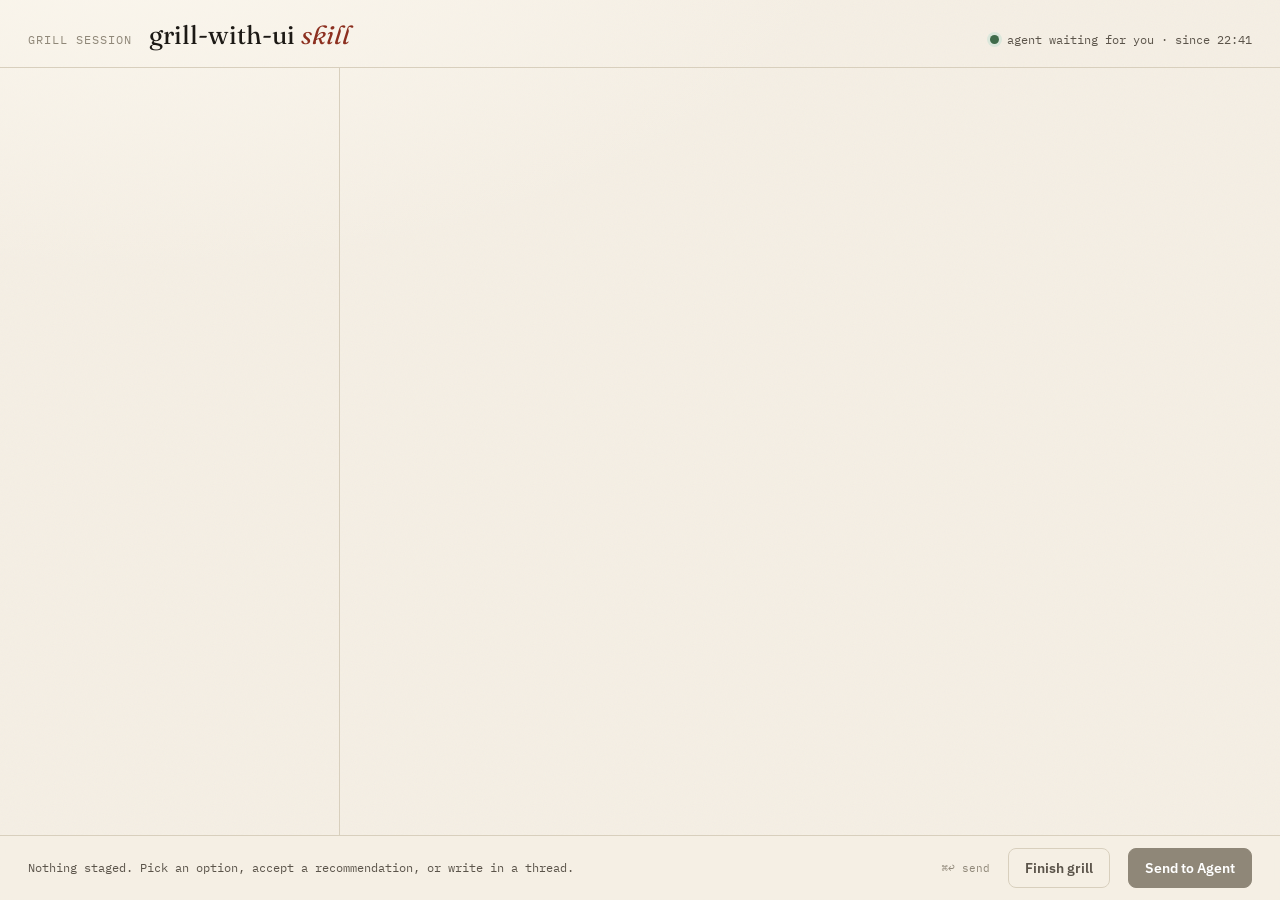
<file: grill-with-ui-fork/design/mockups/a-inbox.template.html>
<!doctype html>
<html lang="en">
<head>
<meta charset="utf-8" />
<meta name="viewport" content="width=device-width, initial-scale=1" />
<title>grill · grill-with-ui skill · Inbox</title>
<link rel="preconnect" href="https://fonts.googleapis.com" />
<link href="https://fonts.googleapis.com/css2?family=Fraunces:ital,opsz,wght@0,9..144,300..700;1,9..144,300..700&family=IBM+Plex+Sans:wght@400;500;600&family=IBM+Plex+Mono:wght@400;500&display=swap" rel="stylesheet" />
<style>
  :root {
    --paper: #f5efe4; --paper-2: #ece4d5; --ink: #1c1915; --ink-2: #5b544a; --ink-3: #8f8778;
    --rule: #d8cfbd; --ox: #8c2f1f; --ox-soft: #f3dcd5; --moss: #3f6b4a; --moss-soft: #dbe7db;
    --gold: #b7791f; --gold-soft: #f6e7c6; --current: #fffdf7;
    --serif: "Fraunces", Georgia, serif; --sans: "IBM Plex Sans", system-ui, sans-serif; --mono: "IBM Plex Mono", ui-monospace, monospace;
  }
  * { box-sizing: border-box; }
  html, body { height: 100%; margin: 0; }
  body {
    font-family: var(--sans); color: var(--ink); background: var(--paper);
    background-image: radial-gradient(1200px 600px at 10% -10%, #fbf7ee 0%, transparent 60%), url("data:image/svg+xml,%3Csvg xmlns='http://www.w3.org/2000/svg' width='160' height='160'%3E%3Cfilter id='n'%3E%3CfeTurbulence type='fractalNoise' baseFrequency='.9' numOctaves='2' stitchTiles='stitch'/%3E%3C/filter%3E%3Crect width='100%25' height='100%25' filter='url(%23n)' opacity='.035'/%3E%3C/svg%3E");
    display: grid; grid-template-rows: auto 1fr auto; grid-template-columns: 340px 1fr; height: 100vh;
    font-size: 15px; line-height: 1.5;
  }
  header { grid-column: 1 / -1; display: flex; align-items: baseline; gap: 18px; padding: 16px 28px 12px; border-bottom: 1px solid var(--rule); }
  header .kicker { font-family: var(--mono); font-size: 12px; letter-spacing: .08em; text-transform: uppercase; color: var(--ink-3); }
  header h1 { font-family: var(--serif); font-weight: 400; font-size: 26px; margin: 0; font-variation-settings: "opsz" 40; }
  header h1 em { font-style: italic; color: var(--ox); }
  header .status { margin-left: auto; display: flex; align-items: center; gap: 8px; font-family: var(--mono); font-size: 12px; color: var(--ink-2); }
  .dot { width: 9px; height: 9px; border-radius: 50%; background: var(--moss); box-shadow: 0 0 0 3px var(--moss-soft); }
  .dot.working { background: var(--gold); box-shadow: 0 0 0 3px var(--gold-soft); animation: pulse 1.2s ease-in-out infinite; }
  @keyframes pulse { 50% { box-shadow: 0 0 0 6px transparent; } }

  nav { border-right: 1px solid var(--rule); overflow-y: auto; padding: 8px 0 24px; }
  nav .round { padding: 14px 20px 6px 28px; font-family: var(--mono); font-size: 11px; letter-spacing: .1em; text-transform: uppercase; color: var(--ink-3); display: flex; justify-content: space-between; }
  nav .round.current { color: var(--ox); }
  .item { display: grid; grid-template-columns: 34px 1fr auto; gap: 10px; align-items: baseline; padding: 9px 20px 9px 28px; cursor: pointer; border-left: 3px solid transparent; }
  .item:hover { background: var(--paper-2); }
  .item.selected { background: var(--current); border-left-color: var(--ox); }
  .item .id { font-family: var(--mono); font-size: 12px; color: var(--ink-3); }
  .item .t { font-family: var(--serif); font-size: 16px; font-variation-settings: "opsz" 20; }
  .item .t small { display: block; font-family: var(--sans); font-size: 12px; color: var(--ink-2); margin-top: 2px; }
  .item .mark { font-family: var(--mono); font-size: 11px; padding: 1px 7px; border-radius: 999px; white-space: nowrap; }
  .mark.answered { color: var(--moss); background: var(--moss-soft); }
  .mark.open { color: var(--ox); background: var(--ox-soft); }
  .mark.deferred { color: var(--ink-2); background: var(--paper-2); }
  .mark.staged { color: #fff; background: var(--gold); }
  .item.updated .t::after { content: "updated"; font-family: var(--mono); font-size: 10px; color: var(--gold); margin-left: 8px; letter-spacing: .08em; text-transform: uppercase; }

  main { overflow-y: auto; padding: 32px 48px 120px; }
  .card { max-width: 760px; animation: rise .35s ease-out both; }
  @keyframes rise { from { opacity: 0; transform: translateY(6px); } }
  .crumb { font-family: var(--mono); font-size: 12px; color: var(--ink-3); display: flex; gap: 14px; }
  .crumb .deps a { color: var(--ox); text-decoration: none; border-bottom: 1px dotted var(--ox); }
  .card h2 { font-family: var(--serif); font-weight: 400; font-size: 34px; line-height: 1.1; margin: 10px 0 14px; font-variation-settings: "opsz" 72; }
  .card .body { font-size: 16px; color: var(--ink); max-width: 64ch; }
  .opts { list-style: none; padding: 0; margin: 22px 0 0; display: grid; gap: 8px; }
  .opt { display: grid; grid-template-columns: 40px 1fr; gap: 12px; align-items: start; padding: 12px 14px; border: 1px solid var(--rule); border-radius: 8px; background: #fbf8f1; cursor: pointer; transition: transform .12s, border-color .12s; }
  .opt:hover { transform: translateX(2px); border-color: var(--ink-3); }
  .opt .k { font-family: var(--serif); font-size: 22px; line-height: 1; color: var(--ink-2); font-variation-settings: "opsz" 40; }
  .opt.rec { border-color: var(--ox); background: linear-gradient(90deg, var(--ox-soft), #fbf8f1 40%); }
  .opt.rec .k { color: var(--ox); }
  .opt.rec .tag { font-family: var(--mono); font-size: 10px; letter-spacing: .12em; text-transform: uppercase; color: var(--ox); margin-bottom: 4px; }
  .opt.chosen { outline: 2px solid var(--moss); border-color: var(--moss); }
  .opt.staged { outline: 2px solid var(--gold); border-color: var(--gold); }
  .why { margin: 14px 0 0; padding: 12px 16px; border-left: 3px solid var(--ox); font-family: var(--serif); font-style: italic; font-size: 16px; color: var(--ink-2); background: rgba(140,47,31,.04); }
  .why b { font-style: normal; font-family: var(--mono); font-size: 11px; letter-spacing: .12em; text-transform: uppercase; color: var(--ox); display: block; margin-bottom: 4px; }
  .answer-row { display: flex; gap: 10px; margin-top: 18px; align-items: flex-start; }
  textarea { width: 100%; min-height: 64px; font: inherit; font-size: 15px; padding: 10px 12px; border: 1px solid var(--rule); border-radius: 8px; background: #fffdf8; resize: vertical; color: var(--ink); }
  textarea:focus { outline: 2px solid var(--gold); border-color: transparent; }
  button { font-family: var(--sans); font-weight: 600; font-size: 14px; padding: 10px 16px; border-radius: 8px; border: 1px solid var(--ink); background: transparent; color: var(--ink); cursor: pointer; white-space: nowrap; }
  button.primary { background: var(--ox); border-color: var(--ox); color: #fff; }
  button.primary:disabled { background: var(--ink-3); border-color: var(--ink-3); cursor: default; }
  button.ghost { border-color: var(--rule); color: var(--ink-2); }
  .answered-box { margin-top: 20px; padding: 14px 16px; border-radius: 8px; background: var(--moss-soft); color: var(--moss); display: grid; grid-template-columns: auto 1fr; gap: 14px; align-items: baseline; }
  .answered-box .lbl { font-family: var(--mono); font-size: 11px; letter-spacing: .12em; text-transform: uppercase; }
  .answered-box .against { font-family: var(--mono); font-size: 11px; color: var(--ox); margin-left: 8px; }
  .thread { margin-top: 36px; border-top: 1px solid var(--rule); padding-top: 18px; }
  .thread h3 { font-family: var(--mono); font-size: 11px; letter-spacing: .12em; text-transform: uppercase; color: var(--ink-3); margin: 0 0 12px; font-weight: 500; }
  .msg { display: grid; grid-template-columns: 64px 1fr; gap: 12px; padding: 10px 0; border-bottom: 1px dashed var(--rule); }
  .msg .who { font-family: var(--mono); font-size: 11px; text-transform: uppercase; letter-spacing: .1em; color: var(--ink-3); padding-top: 3px; }
  .msg.user .who { color: var(--gold); }
  .msg.agent .who { color: var(--ox); }
  .msg.staged { background: var(--gold-soft); margin: 0 -10px; padding: 10px; border-radius: 6px; }

  footer { grid-column: 1 / -1; position: sticky; bottom: 0; display: flex; align-items: center; gap: 18px; padding: 12px 28px; border-top: 1px solid var(--rule); background: rgba(245,239,228,.92); backdrop-filter: blur(6px); }
  footer .staged-list { font-family: var(--mono); font-size: 12px; color: var(--ink-2); flex: 1; }
  footer .staged-list b { color: var(--gold); }
  footer .hint { font-family: var(--mono); font-size: 11px; color: var(--ink-3); }
  .toast { position: fixed; right: 28px; bottom: 76px; padding: 10px 14px; background: var(--ink); color: var(--paper); font-family: var(--mono); font-size: 12px; border-radius: 6px; opacity: 0; transform: translateY(6px); transition: .25s; }
  .toast.show { opacity: 1; transform: none; }
</style>
</head>
<body>
<header>
  <span class="kicker">grill session</span>
  <h1>grill-with-ui <em>skill</em></h1>
  <span class="kicker" id="doc-path"></span>
  <span class="status"><span class="dot" id="agent-dot"></span><span id="agent-status">agent waiting for you · since 22:41</span></span>
</header>
<nav id="nav"></nav>
<main id="main"></main>
<footer>
  <span class="staged-list" id="staged-list">Nothing staged. Pick an option, accept a recommendation, or write in a thread.</span>
  <span class="hint">⌘↩ send</span>
  <button class="ghost" id="finish">Finish grill</button>
  <button class="primary" id="send" disabled>Send to Agent</button>
</footer>
<div class="toast" id="toast"></div>
<script>
/*__DATA__*/
</script>
<script>
const S = SESSION; const staged = {}; // qid -> {answer?, thread?:[]}
let selected = "q15";
document.getElementById("doc-path").textContent = "→ " + S.doc;
const stagedCount = () => Object.values(staged).reduce((n, s) => n + (s.answer ? 1 : 0) + (s.thread ? s.thread.length : 0), 0);
function renderNav() {
  const nav = document.getElementById("nav"); nav.innerHTML = "";
  for (const r of S.rounds) {
    const isCur = r.n === S.rounds.length;
    const h = document.createElement("div"); h.className = "round" + (isCur ? " current" : "");
    h.innerHTML = `<span>Round ${r.n}${isCur ? " · current" : ""}</span><span>${r.ids.length}</span>`; nav.appendChild(h);
    for (const id of r.ids) {
      const q = S.questions[id]; const st = staged[id];
      const el = document.createElement("div");
      el.className = "item" + (id === selected ? " selected" : "") + (q.updated ? " updated" : "");
      const mark = st ? `<span class="mark staged">staged</span>` : `<span class="mark ${q.status}">${q.status === "answered" ? (q.answer.option || "text") : q.status}</span>`;
      el.innerHTML = `<span class="id">${id.toUpperCase()}</span><span class="t">${q.title}<small>${q.body.slice(0, 54)}…</small></span>${mark}`;
      el.onclick = () => { selected = id; render(); };
      nav.appendChild(el);
    }
  }
}
function renderMain() {
  const q = S.questions[selected]; const st = staged[selected] || {};
  const deps = q.deps.length ? `<span class="deps">after ${q.deps.map(d => `<a href="#" data-go="${d}">${d.toUpperCase()}</a>`).join(", ")}</span>` : `<span>root</span>`;
  const opts = q.options.map(o => {
    const isRec = q.rec.option === o.k; const chosen = q.answer && q.answer.option === o.k; const isStaged = st.answer && st.answer.option === o.k;
    return `<li class="opt ${isRec ? "rec" : ""} ${chosen ? "chosen" : ""} ${isStaged ? "staged" : ""}" data-opt="${o.k}"><span class="k">${o.k}</span><span>${isRec ? `<div class="tag">Recommended</div>` : ""}${o.text}</span></li>`;
  }).join("");
  let answerBlock = "";
  if (q.status === "answered") {
    const against = q.answer.option && q.answer.option !== q.rec.option ? `<span class="against">against rec ${q.rec.option}</span>` : "";
    answerBlock = `<div class="answered-box"><span class="lbl">Answered${against}</span><span>${q.answer.kind === "accept" ? `Accepted recommendation <b>${q.answer.option}</b>. ` : q.answer.option ? `Chose <b>${q.answer.option}</b>. ` : ""}${q.answer.text ? `“${q.answer.text}”` : ""}</span></div>`;
  }
  const thread = q.thread.map(m => `<div class="msg ${m.who}"><span class="who">${m.who}</span><span>${m.text}</span></div>`).join("") +
    (st.thread || []).map(t => `<div class="msg user staged"><span class="who">you · staged</span><span>${t}</span></div>`).join("");
  document.getElementById("main").innerHTML = `
    <article class="card" key="${q.id}">
      <div class="crumb"><span>${q.id.toUpperCase()} · round ${q.round}</span>${deps}${q.durable ? `<span>durable</span>` : ""}</div>
      <h2>${q.title}</h2>
      <p class="body">${q.body}</p>
      <ul class="opts">${opts}</ul>
      <div class="why"><b>Why ${q.rec.option}</b>${q.rec.why}</div>
      ${answerBlock}
      <div class="answer-row">
        <textarea id="free" placeholder="${q.status === "answered" ? "Change your answer, or add nuance…" : "Free-text answer, if none of the options fit…"}">${st.answer && st.answer.text || ""}</textarea>
        <button id="accept">Accept ${q.rec.option}</button>
        <button class="ghost" id="stage-text">Stage text</button>
      </div>
      <section class="thread">
        <h3>Discussion on ${q.id.toUpperCase()} · ${q.thread.length} messages</h3>
        ${thread}
        <div class="answer-row"><textarea id="thread-in" placeholder="Dig deeper on this question without leaving the session…"></textarea><button class="ghost" id="stage-thread">Add to thread</button></div>
      </section>
    </article>`;
  document.querySelectorAll("[data-go]").forEach(a => a.onclick = e => { e.preventDefault(); selected = a.dataset.go; render(); });
  document.querySelectorAll(".opt").forEach(o => o.onclick = () => stage(q.id, { answer: { kind: "option", option: o.dataset.opt } }));
  document.getElementById("accept").onclick = () => stage(q.id, { answer: { kind: "accept", option: q.rec.option } });
  document.getElementById("stage-text").onclick = () => { const t = document.getElementById("free").value.trim(); if (t) stage(q.id, { answer: { kind: "text", text: t } }); };
  document.getElementById("stage-thread").onclick = () => { const t = document.getElementById("thread-in").value.trim(); if (t) { staged[q.id] = staged[q.id] || {}; (staged[q.id].thread = staged[q.id].thread || []).push(t); render(); } };
}
function stage(id, patch) { staged[id] = Object.assign(staged[id] || {}, patch); render(); }
function renderFooter() {
  const n = stagedCount(); const send = document.getElementById("send"); send.disabled = n === 0;
  const parts = Object.entries(staged).map(([id, s]) => `${id.toUpperCase()}${s.answer ? ` ${s.answer.option ? "→ " + s.answer.option : "→ text"}` : ""}${s.thread ? ` +${s.thread.length} msg` : ""}`);
  document.getElementById("staged-list").innerHTML = n ? `<b>${n} staged</b> · ${parts.join(" · ")}` : "Nothing staged. Pick an option, accept a recommendation, or write in a thread.";
  send.textContent = n ? `Send ${n} to Agent` : "Send to Agent";
}
function render() { renderNav(); renderMain(); renderFooter(); }
document.getElementById("send").onclick = () => {
  const n = stagedCount(); for (const k in staged) delete staged[k];
  const dot = document.getElementById("agent-dot"), s = document.getElementById("agent-status"), t = document.getElementById("toast");
  dot.classList.add("working"); s.textContent = "agent working on your batch…"; t.textContent = `Sent ${n} action${n > 1 ? "s" : ""} as one event`; t.classList.add("show");
  render(); setTimeout(() => { t.classList.remove("show"); }, 1800);
  setTimeout(() => { dot.classList.remove("working"); s.textContent = "agent waiting for you · just now"; }, 2600);
};
document.addEventListener("keydown", e => { if ((e.metaKey || e.ctrlKey) && e.key === "Enter") document.getElementById("send").click(); });
render();
</script>
</body>
</html>
</file>
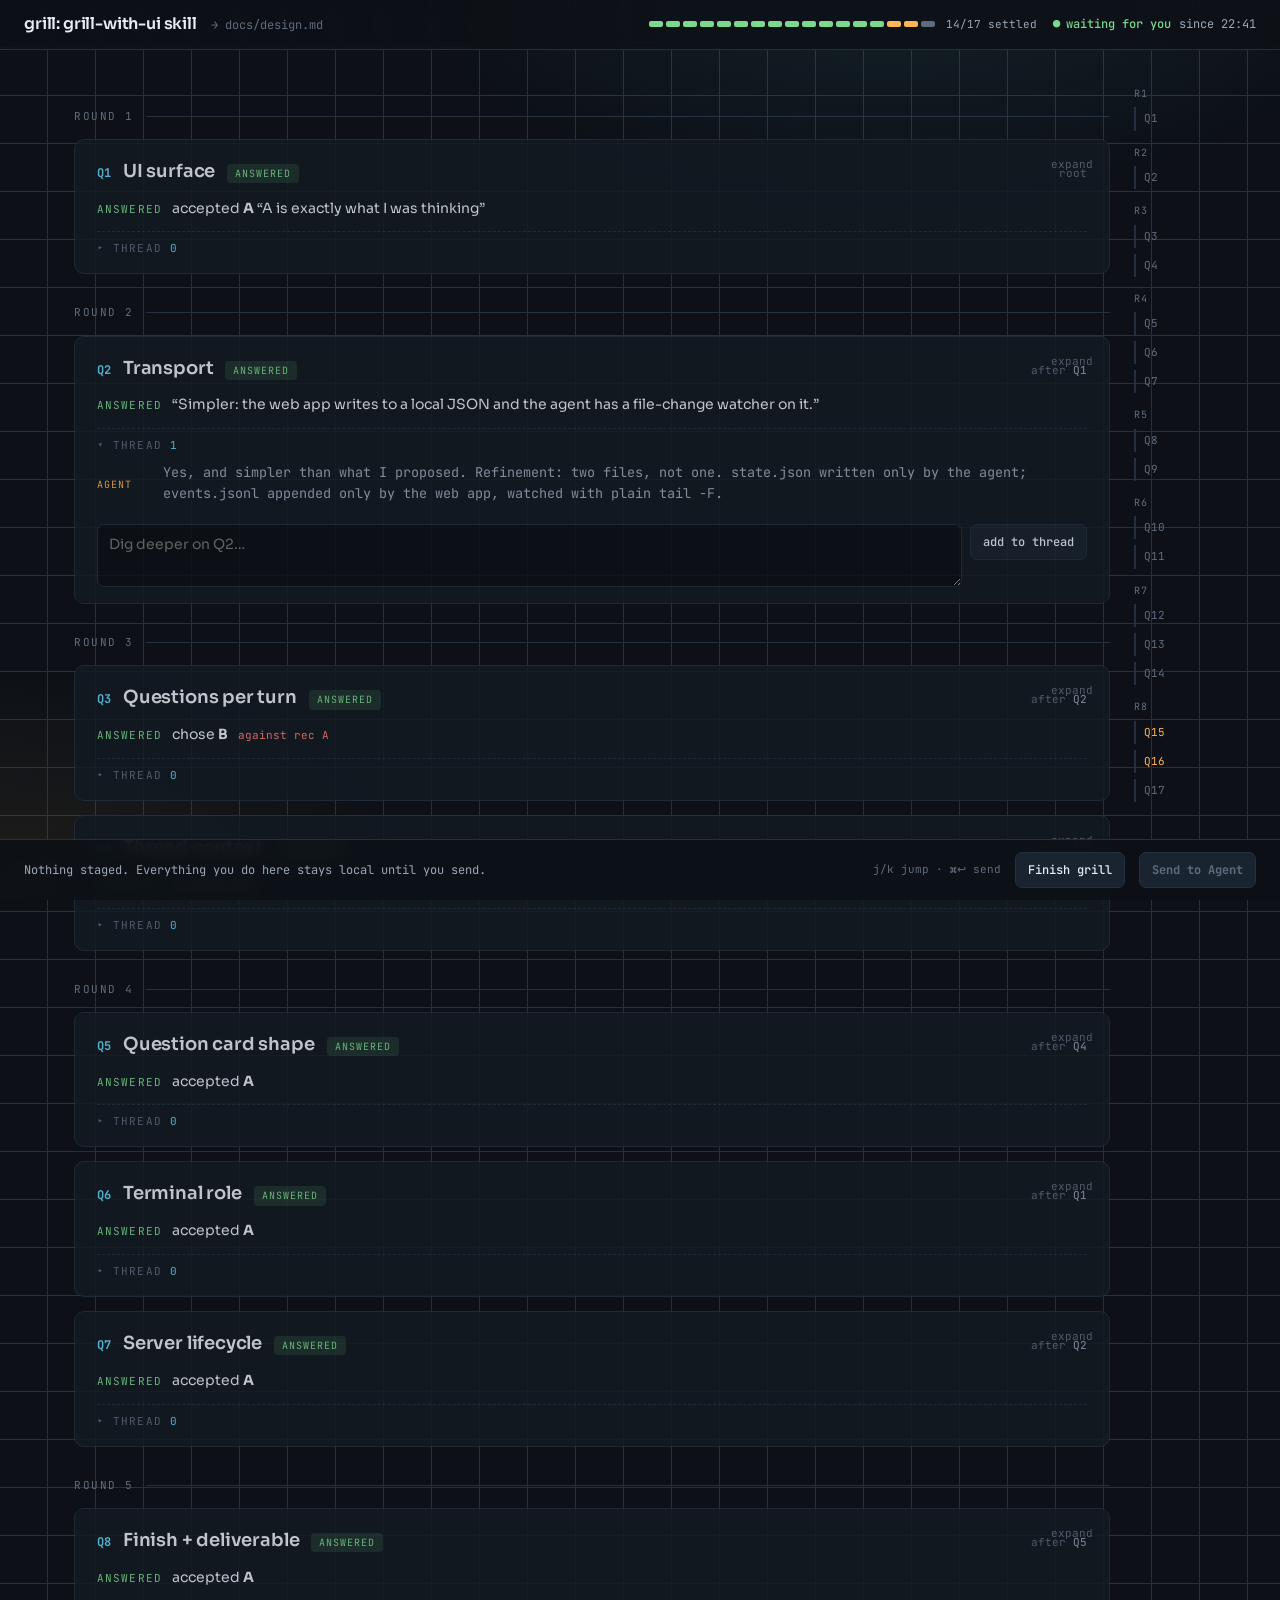
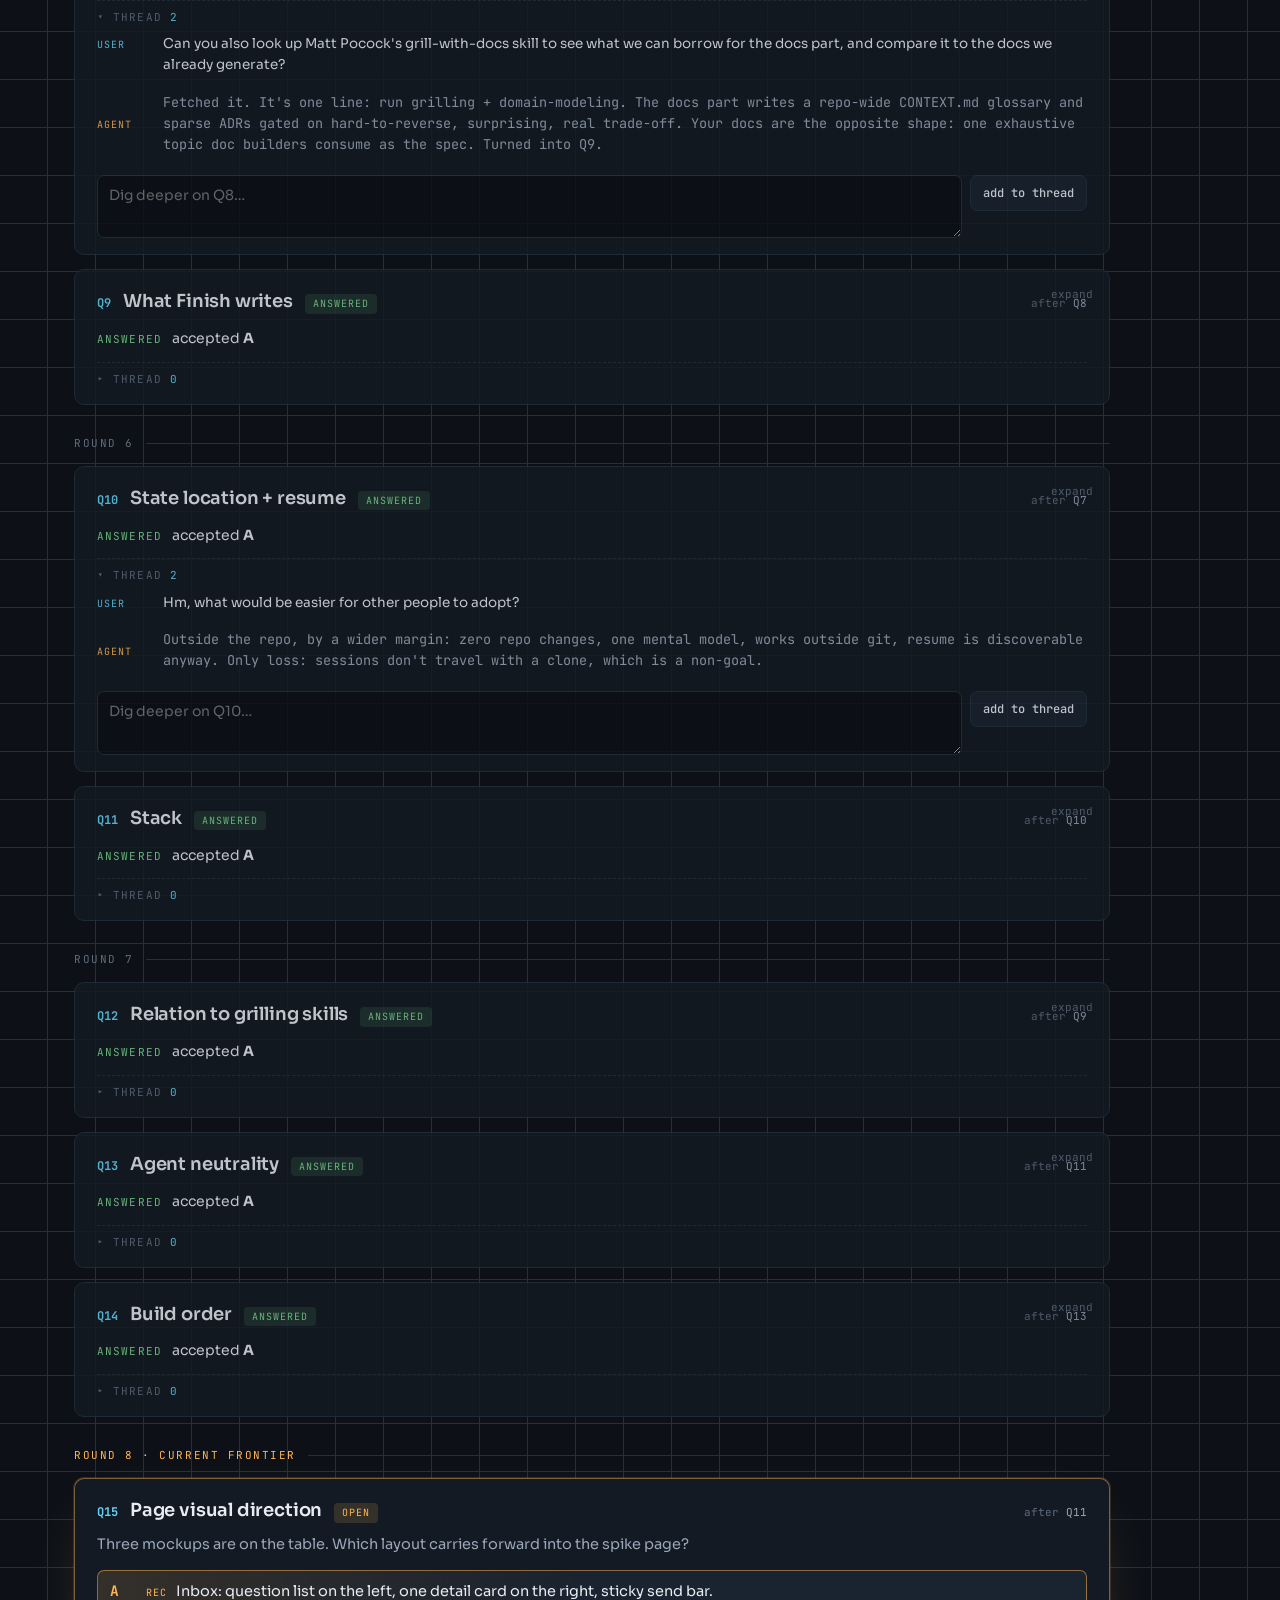
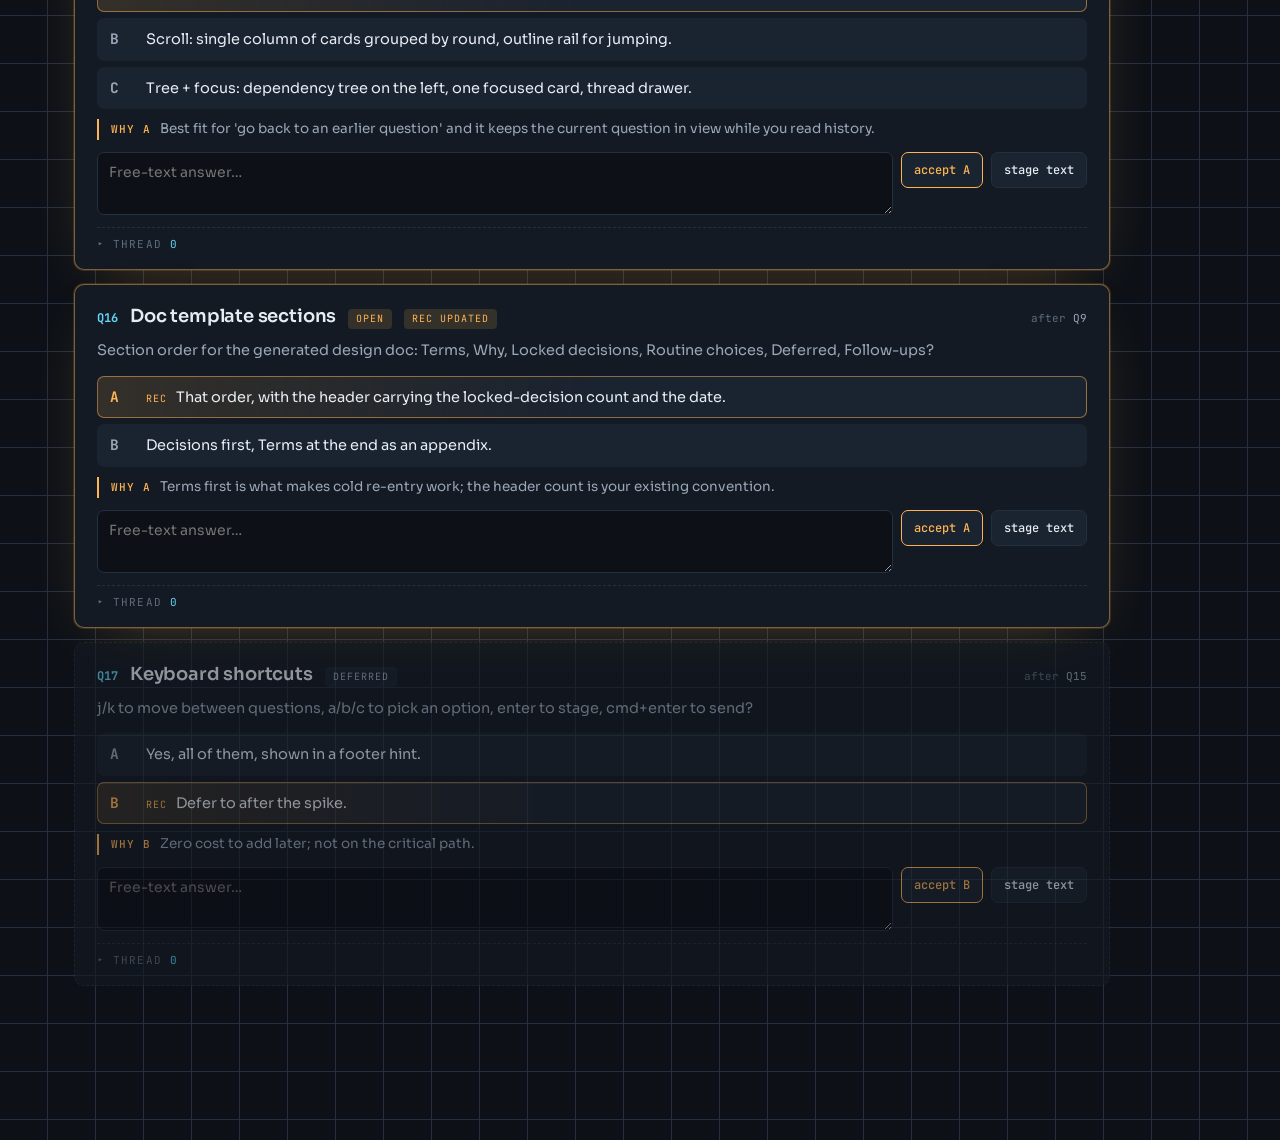
<file: grill-with-ui-fork/design/mockups/b-scroll.html>
<!doctype html>
<html lang="en">
<head>
<meta charset="utf-8" />
<meta name="viewport" content="width=device-width, initial-scale=1" />
<title>grill · grill-with-ui skill · Scroll</title>
<link rel="preconnect" href="https://fonts.googleapis.com" />
<link href="https://fonts.googleapis.com/css2?family=Sora:wght@400;500;600&family=JetBrains+Mono:wght@400;500;700&display=swap" rel="stylesheet" />
<style>
  :root {
    --bg: #0d1117; --bg-2: #131a23; --bg-3: #1a2330; --line: #24303f; --fg: #e7ecf3; --fg-2: #9aa7b8; --fg-3: #5f6c7d;
    --amber: #ffb454; --amber-dim: rgba(255,180,84,.14); --cyan: #63d4f5; --cyan-dim: rgba(99,212,245,.12); --green: #7bd88f; --green-dim: rgba(123,216,143,.12); --red: #ff7b72;
    --sans: "Sora", system-ui, sans-serif; --mono: "JetBrains Mono", ui-monospace, monospace;
  }
  * { box-sizing: border-box; }
  html, body { margin: 0; height: 100%; }
  body { font-family: var(--sans); background: var(--bg); color: var(--fg); font-size: 14.5px; line-height: 1.55;
    background-image: linear-gradient(var(--line) 1px, transparent 1px), linear-gradient(90deg, var(--line) 1px, transparent 1px); background-size: 48px 48px; background-position: -1px -1px; }
  body::before { content: ""; position: fixed; inset: 0; background: radial-gradient(900px 500px at 70% -10%, rgba(99,212,245,.10), transparent 60%), radial-gradient(700px 400px at 0% 100%, rgba(255,180,84,.08), transparent 60%); pointer-events: none; }
  .top { position: sticky; top: 0; z-index: 5; display: grid; grid-template-columns: 1fr auto auto; gap: 16px; align-items: center; padding: 12px 24px; background: rgba(13,17,23,.85); backdrop-filter: blur(8px); border-bottom: 1px solid var(--line); }
  .top .title { display: flex; align-items: baseline; gap: 14px; }
  .top .title h1 { margin: 0; font-size: 16px; font-weight: 600; letter-spacing: -.01em; }
  .top .title .path { font-family: var(--mono); font-size: 12px; color: var(--fg-3); }
  .progress { display: flex; gap: 3px; align-items: center; }
  .progress i { width: 14px; height: 6px; border-radius: 2px; background: var(--bg-3); }
  .progress i.answered { background: var(--green); } .progress i.open { background: var(--amber); } .progress i.staged { background: var(--cyan); } .progress i.deferred { background: var(--fg-3); }
  .progress span { font-family: var(--mono); font-size: 11px; color: var(--fg-2); margin-left: 8px; }
  .agent { font-family: var(--mono); font-size: 12px; color: var(--fg-2); display: flex; gap: 8px; align-items: center; }
  .agent b { color: var(--green); font-weight: 500; } .agent b.working { color: var(--amber); }
  .agent b::before { content: "●"; margin-right: 6px; }
  .layout { display: grid; grid-template-columns: 1fr 72px; max-width: 1180px; margin: 0 auto; padding: 28px 24px 140px; gap: 24px; }
  .rail { position: sticky; top: 76px; align-self: start; display: flex; flex-direction: column; gap: 6px; }
  .rail a { font-family: var(--mono); font-size: 11px; color: var(--fg-3); text-decoration: none; padding: 3px 8px; border-left: 2px solid var(--line); transition: .15s; }
  .rail a:hover, .rail a.active { color: var(--fg); border-left-color: var(--cyan); }
  .rail a.open { color: var(--amber); } .rail a.staged { color: var(--cyan); }
  .rail .r { font-family: var(--mono); font-size: 10px; color: var(--fg-3); margin-top: 8px; letter-spacing: .1em; }
  .round-h { display: flex; align-items: center; gap: 12px; margin: 30px 0 14px; font-family: var(--mono); font-size: 11px; letter-spacing: .14em; text-transform: uppercase; color: var(--fg-3); }
  .round-h::after { content: ""; flex: 1; height: 1px; background: var(--line); }
  .round-h.current { color: var(--amber); }
  .card { background: var(--bg-2); border: 1px solid var(--line); border-radius: 10px; padding: 18px 22px 16px; margin-bottom: 14px; scroll-margin-top: 90px; transition: border-color .2s; position: relative; }
  .card.open { border-color: rgba(255,180,84,.45); box-shadow: 0 0 0 1px rgba(255,180,84,.15), 0 20px 60px -30px rgba(255,180,84,.35); }
  .card.staged { border-color: rgba(99,212,245,.55); }
  .card.answered { opacity: .82; } .card.answered:hover { opacity: 1; }
  .card.deferred { border-style: dashed; opacity: .6; }
  .head { display: flex; align-items: baseline; gap: 12px; }
  .head .id { font-family: var(--mono); font-size: 12px; color: var(--cyan); font-weight: 700; }
  .head h2 { margin: 0; font-size: 18px; font-weight: 600; letter-spacing: -.01em; }
  .head .deps { font-family: var(--mono); font-size: 11px; color: var(--fg-3); margin-left: auto; }
  .head .deps a { color: var(--fg-2); text-decoration: none; } .head .deps a:hover { color: var(--cyan); }
  .pill { font-family: var(--mono); font-size: 10px; letter-spacing: .1em; text-transform: uppercase; padding: 2px 8px; border-radius: 4px; }
  .pill.open { background: var(--amber-dim); color: var(--amber); } .pill.answered { background: var(--green-dim); color: var(--green); } .pill.deferred { background: var(--bg-3); color: var(--fg-2); } .pill.staged { background: var(--cyan-dim); color: var(--cyan); } .pill.updated { background: var(--amber-dim); color: var(--amber); }
  .body { color: var(--fg-2); margin: 8px 0 0; max-width: 78ch; }
  .card.answered .body, .card.answered .opts, .card.answered .why { display: none; }
  .card.answered.expanded .body, .card.answered.expanded .opts, .card.answered.expanded .why { display: block; }
  .opts { list-style: none; padding: 0; margin: 14px 0 0; display: grid; gap: 6px; }
  .opt { display: grid; grid-template-columns: 26px 1fr; gap: 10px; padding: 9px 12px; border-radius: 7px; background: var(--bg-3); border: 1px solid transparent; cursor: pointer; transition: .12s; }
  .opt:hover { border-color: var(--fg-3); }
  .opt .k { font-family: var(--mono); font-weight: 700; color: var(--fg-2); }
  .opt.rec { border-color: rgba(255,180,84,.5); background: linear-gradient(90deg, var(--amber-dim), var(--bg-3) 50%); } .opt.rec .k { color: var(--amber); }
  .opt.rec .tag { font-family: var(--mono); font-size: 10px; letter-spacing: .12em; text-transform: uppercase; color: var(--amber); margin-right: 8px; }
  .opt.chosen { border-color: var(--green); } .opt.stg { border-color: var(--cyan); background: var(--cyan-dim); }
  .why { margin: 10px 0 0; font-size: 13.5px; color: var(--fg-2); padding-left: 12px; border-left: 2px solid var(--amber); }
  .why b { color: var(--amber); font-family: var(--mono); font-size: 11px; font-weight: 500; letter-spacing: .1em; text-transform: uppercase; margin-right: 8px; }
  .ans { margin-top: 12px; display: flex; gap: 10px; align-items: baseline; font-size: 14px; }
  .ans .lbl { font-family: var(--mono); font-size: 11px; color: var(--green); letter-spacing: .1em; text-transform: uppercase; }
  .ans .against { font-family: var(--mono); font-size: 11px; color: var(--red); }
  .row { display: flex; gap: 8px; margin-top: 12px; align-items: flex-start; }
  textarea { flex: 1; min-height: 44px; font: inherit; font-size: 14px; color: var(--fg); background: var(--bg); border: 1px solid var(--line); border-radius: 7px; padding: 9px 11px; resize: vertical; }
  textarea:focus { outline: none; border-color: var(--cyan); }
  button { font-family: var(--mono); font-size: 12px; font-weight: 500; padding: 9px 12px; border-radius: 7px; border: 1px solid var(--line); background: var(--bg-3); color: var(--fg); cursor: pointer; white-space: nowrap; }
  button:hover { border-color: var(--fg-3); }
  button.accept { border-color: var(--amber); color: var(--amber); }
  button.primary { background: var(--cyan); color: #06222b; border-color: var(--cyan); font-weight: 700; }
  button.primary:disabled { background: var(--bg-3); color: var(--fg-3); border-color: var(--line); cursor: default; }
  details { margin-top: 12px; border-top: 1px dashed var(--line); padding-top: 8px; }
  summary { cursor: pointer; font-family: var(--mono); font-size: 11px; color: var(--fg-3); letter-spacing: .1em; text-transform: uppercase; list-style: none; display: flex; gap: 8px; align-items: center; }
  summary::before { content: "▸"; color: var(--fg-3); } details[open] summary::before { content: "▾"; }
  summary .n { color: var(--cyan); }
  .msg { display: grid; grid-template-columns: 56px 1fr; gap: 10px; padding: 8px 0; font-size: 13.5px; }
  .msg .who { font-family: var(--mono); font-size: 10px; letter-spacing: .1em; text-transform: uppercase; color: var(--fg-3); padding-top: 3px; }
  .msg.agent .who { color: var(--amber); } .msg.user .who { color: var(--cyan); }
  .msg.stg { background: var(--cyan-dim); border-radius: 6px; padding: 8px; }
  .toggle { position: absolute; top: 16px; right: 16px; font-family: var(--mono); font-size: 11px; color: var(--fg-3); cursor: pointer; }
  .card.answered .toggle::after { content: "expand"; } .card.answered.expanded .toggle::after { content: "collapse"; }
  .bar { position: fixed; left: 0; right: 0; bottom: 0; z-index: 5; display: flex; align-items: center; gap: 14px; padding: 12px 24px; background: rgba(13,17,23,.9); backdrop-filter: blur(8px); border-top: 1px solid var(--line); }
  .bar .list { flex: 1; font-family: var(--mono); font-size: 12px; color: var(--fg-2); }
  .bar .list b { color: var(--cyan); }
  .bar .hint { font-family: var(--mono); font-size: 11px; color: var(--fg-3); }
  .toast { position: fixed; right: 24px; bottom: 72px; padding: 9px 12px; background: var(--cyan); color: #06222b; font-family: var(--mono); font-size: 12px; font-weight: 700; border-radius: 6px; opacity: 0; transition: .25s; transform: translateY(6px); }
  .toast.show { opacity: 1; transform: none; }
</style>
</head>
<body>
<div class="top">
  <div class="title"><h1>grill: grill-with-ui skill</h1><span class="path" id="doc-path"></span></div>
  <div class="progress" id="progress"></div>
  <div class="agent" id="agent"><b>waiting for you</b><span>since 22:41</span></div>
</div>
<div class="layout">
  <div id="feed"></div>
  <div class="rail" id="rail"></div>
</div>
<div class="bar">
  <span class="list" id="staged-list">Nothing staged.</span>
  <span class="hint">j/k jump · ⌘↩ send</span>
  <button id="finish">Finish grill</button>
  <button class="primary" id="send" disabled>Send to Agent</button>
</div>
<div class="toast" id="toast"></div>
<script>
// Sample data: the real grill-with-ui design session of 2026-09-06, lightly compressed.
const SESSION = {
  topic: "grill-with-ui skill",
  project: "~/Projects/grill-with-ui",
  doc: "docs/design.md",
  agent: { status: "waiting", since: "22:41" },
  terms: [
    { term: "Round", def: "One agent turn's worth of new questions: the current frontier.", avoid: ["batch", "wave"] },
    { term: "Frontier", def: "Questions whose prerequisites are all settled and can be asked now.", avoid: ["queue", "next up"] },
    { term: "Send", def: "One press of Send to Agent: every staged action shipped as a single event.", avoid: ["submit", "reply"] },
    { term: "Durable decision", def: "Hard to reverse, surprising without context, a real trade-off. Goes under Locked decisions.", avoid: ["ADR", "big decision"] },
  ],
  rounds: [
    { n: 1, ids: ["q1"] }, { n: 2, ids: ["q2"] }, { n: 3, ids: ["q3", "q4"] },
    { n: 4, ids: ["q5", "q6", "q7"] }, { n: 5, ids: ["q8", "q9"] }, { n: 6, ids: ["q10", "q11"] },
    { n: 7, ids: ["q12", "q13", "q14"] }, { n: 8, ids: ["q15", "q16", "q17"] },
  ],
  questions: {
    q1: { id: "q1", round: 1, title: "UI surface", deps: [],
      body: "What is the UI surface, and how does it talk to the running session? This is the root decision; state format, threads and resume all hang off it.",
      options: [
        { k: "A", text: "Local browser app. A tiny bundled server serves a page and reads/writes one state file per session. Terminal stays a parallel input." },
        { k: "B", text: "Read-only side panel. Claude re-renders an HTML summary each turn; you still answer in the terminal by number." },
        { k: "C", text: "MCP app panel. Only if Claude Code renders it. Heavier to build and install." },
        { k: "D", text: "Terminal TUI. Doesn't solve scrollback. Listed to rule out." },
      ],
      rec: { option: "A", why: "Works in any terminal today, nothing to install, and the file protocol is agent-neutral so a Codex version is packaging, not a rewrite." },
      status: "answered", answer: { kind: "accept", option: "A", text: "A is exactly what I was thinking" }, durable: true, thread: [] },
    q2: { id: "q2", round: 2, title: "Transport", deps: ["q1"],
      body: "How does a browser answer reach the running Claude session? Docs check: Monitor wakes an idle session; a background shell exiting does not; Channels need a launch flag.",
      options: [
        { k: "A", text: "Persistent Monitor on the server's WebSocket. Every browser action is one event and one Claude turn." },
        { k: "B", text: "Claude Code Channels. Officially blessed, but needs a startup flag and a plugin." },
        { k: "C", text: "Manual nudge: answer in the browser, type 'go' in the terminal." },
      ],
      rec: { option: "A", why: "No startup flags, works from inside the skill. Live test fired while idle: verified." },
      status: "answered", answer: { kind: "text", text: "Simpler: the web app writes to a local JSON and the agent has a file-change watcher on it." },
      durable: true,
      thread: [
        { who: "agent", text: "Yes, and simpler than what I proposed. Refinement: two files, not one. state.json written only by the agent; events.jsonl appended only by the web app, watched with plain tail -F." },
      ] },
    q3: { id: "q3", round: 3, title: "Questions per turn", deps: ["q2"],
      body: "When Claude replies to a batch, how many new questions does it post on top of the thread replies?",
      options: [
        { k: "A", text: "Exactly one new primary question per turn. Keeps 'resolve dependencies one by one'." },
        { k: "B", text: "Up to a few new questions when they're independent. Fewer round trips; recommendations can go stale." },
      ],
      rec: { option: "A", why: "You already batch on your side; keeping Claude to one at a time is what makes recommendations trustworthy." },
      status: "answered", answer: { kind: "option", option: "B", text: "" }, durable: false, thread: [] },
    q4: { id: "q4", round: 3, title: "Thread context", deps: ["q1"],
      body: "What does 'chat more about a question without losing context' mean mechanically?",
      options: [
        { k: "A", text: "One Claude session; threads are labeled messages. Nothing is separate under the hood." },
        { k: "B", text: "A subagent per thread, seeded with a summary. Isolation, but loses exactly the context you want." },
      ],
      rec: { option: "A", why: "The thing you're missing is navigation, not isolation. The page provides that." },
      status: "answered", answer: { kind: "accept", option: "A" }, durable: true, thread: [] },
    q5: { id: "q5", round: 4, title: "Question card shape", deps: ["q4"],
      body: "What does a question look like on the page, and how do you answer it? This fixes the state schema.",
      options: [
        { k: "A", text: "Structured card: title, body, lettered options, a recommendation pointing at one, a rationale. Answer by option, Accept, or free text. Thread box separate." },
        { k: "B", text: "Free text everywhere. Simpler schema, no one-click accept." },
      ],
      rec: { option: "A", why: "Grilling already produces lettered options and a named recommendation, so structure costs nothing." },
      status: "answered", answer: { kind: "accept", option: "A" }, durable: false, thread: [] },
    q6: { id: "q6", round: 4, title: "Terminal role", deps: ["q1"],
      body: "What does the terminal do while a grill runs in the page?",
      options: [
        { k: "A", text: "One-line status per turn, plus the URL. Terminal typing still works and is recorded into state." },
        { k: "B", text: "Terminal goes silent. Launch only." },
        { k: "C", text: "Terminal mirrors the full text. Defeats the purpose." },
      ],
      rec: { option: "A", why: "Same scrollback cost as silence, and it gives you the 'Claude is waiting' signal where you're already looking." },
      status: "answered", answer: { kind: "accept", option: "A" }, durable: false, thread: [] },
    q7: { id: "q7", round: 4, title: "Server lifecycle", deps: ["q2"],
      body: "Who starts and stops the local server, and how do we guarantee it dies? Orphaned processes have bitten this machine before.",
      options: [
        { k: "A", text: "The server is the monitor. It lives exactly as long as the monitor: killed at session end or on Finish. Nothing to orphan." },
        { k: "B", text: "Server in the background, separate tail watcher. Needs its own shutdown story; every option is a way to leak." },
      ],
      rec: { option: "A", why: "Same file-based design, with writer and watcher collapsed into one process the harness already manages." },
      status: "answered", answer: { kind: "accept", option: "A" }, durable: true, thread: [] },
    q8: { id: "q8", round: 5, title: "Finish + deliverable", deps: ["q5"],
      body: "How does a grill end, and what's the deliverable? Past grills all ended as design docs.",
      options: [
        { k: "A", text: "Explicit Finish button; Claude writes a markdown decisions doc from state. Doc path asked once at start." },
        { k: "B", text: "No explicit end; the state file is the record." },
      ],
      rec: { option: "A", why: "Writing from a structured state file is more faithful than writing from a long transcript." },
      status: "answered", answer: { kind: "accept", option: "A" }, durable: false,
      thread: [
        { who: "user", text: "Can you also look up Matt Pocock's grill-with-docs skill to see what we can borrow for the docs part, and compare it to the docs we already generate?" },
        { who: "agent", text: "Fetched it. It's one line: run grilling + domain-modeling. The docs part writes a repo-wide CONTEXT.md glossary and sparse ADRs gated on hard-to-reverse, surprising, real trade-off. Your docs are the opposite shape: one exhaustive topic doc builders consume as the spec. Turned into Q9." },
      ] },
    q9: { id: "q9", round: 5, title: "What Finish writes", deps: ["q8"],
      body: "Your exhaustive topic doc, Matt's sparse ADRs and glossary, or both?",
      options: [
        { k: "A", text: "Your design doc, with two borrows: a per-decision durable flag (Locked vs Routine sections) and a Terms section with Avoid lists." },
        { k: "B", text: "Your design doc plus ADRs in docs/adr and a root CONTEXT.md. Two places to keep in sync." },
        { k: "C", text: "Matt's files only. Rejected: builders need the exhaustive doc." },
      ],
      rec: { option: "A", why: "The durable flag and the terms section fix two real problems; repo-wide files can be an opt-in flag later." },
      status: "answered", answer: { kind: "accept", option: "A" }, durable: true, thread: [] },
    q10: { id: "q10", round: 6, title: "State location + resume", deps: ["q7"],
      body: "Where does session state live, and how does resume work? Several worktrees per project here.",
      options: [
        { k: "A", text: "Per-session folder under home, keyed by git common root (working directory when not in git). Resume lists unfinished sessions for the project." },
        { k: "B", text: "Inside the repo, gitignored. Lives in one worktree; ws reset wipes it." },
      ],
      rec: { option: "A", why: "Worktree independence decides it here; for adopters it also means zero repo changes." },
      status: "answered", answer: { kind: "accept", option: "A" }, durable: true,
      thread: [
        { who: "user", text: "Hm, what would be easier for other people to adopt?" },
        { who: "agent", text: "Outside the repo, by a wider margin: zero repo changes, one mental model, works outside git, resume is discoverable anyway. Only loss: sessions don't travel with a clone, which is a non-goal." },
      ] },
    q11: { id: "q11", round: 6, title: "Stack", deps: ["q10"],
      body: "What is the server and page built with? Must run the moment the skill is installed.",
      options: [
        { k: "A", text: "Plain Node, no dependencies, no build step. One server script, one self-contained HTML page." },
        { k: "B", text: "Bun. Nicer API, not on most machines." },
        { k: "C", text: "React with a build step." },
      ],
      rec: { option: "A", why: "Claude Code requires Node, so every adopter has it. Polish comes from CSS, not the framework." },
      status: "answered", answer: { kind: "accept", option: "A" }, durable: false, thread: [] },
    q12: { id: "q12", round: 7, title: "Relation to grilling skills", deps: ["q9"],
      body: "How does grill-with-ui relate to the grilling and grill-me skills you already have?",
      options: [
        { k: "A", text: "Self-contained new skill with its own interview prompt (frontier-per-round) plus the page protocol. Developed in its own repo, symlinked in." },
        { k: "B", text: "Composition, Matt-style: invoke grilling plus a protocol skill. Two skills fighting over output format." },
        { k: "C", text: "A flag on grill-me." },
      ],
      rec: { option: "A", why: "One folder, one prompt, nothing to depend on. Publishable later without extraction." },
      status: "answered", answer: { kind: "accept", option: "A" }, durable: false, thread: [] },
    q13: { id: "q13", round: 7, title: "Agent neutrality", deps: ["q11"],
      body: "Claude Code only, or agent-neutral from the start? Codex has no Monitor; Bedrock/Vertex Claude Code lacks it too.",
      options: [
        { k: "A", text: "Add a blocking wait mode to the server now: blocks in the foreground until the next Send, prints it, exits. About twenty lines." },
        { k: "B", text: "Claude Code only for v1." },
      ],
      rec: { option: "A", why: "Cheap, also the fallback for Claude Code without Monitor, keeps the no-lock-in promise." },
      status: "answered", answer: { kind: "accept", option: "A" }, durable: false, thread: [] },
    q14: { id: "q14", round: 7, title: "Build order", deps: ["q13"],
      body: "What gets built first? One assumption is unverified: the harness labels monitor events 'not user input'; the skill prompt says Send events are your answers.",
      options: [
        { k: "A", text: "Spike the wake-up path first: minimal server, one-textarea page, stub prompt with only the event rule. One real round." },
        { k: "B", text: "Build everything, then test end to end." },
      ],
      rec: { option: "A", why: "The only piece that can't be reasoned out from what we already know." },
      status: "answered", answer: { kind: "accept", option: "A" }, durable: false, thread: [] },
    q15: { id: "q15", round: 8, title: "Page visual direction", deps: ["q11"],
      body: "Three mockups are on the table. Which layout carries forward into the spike page?",
      options: [
        { k: "A", text: "Inbox: question list on the left, one detail card on the right, sticky send bar." },
        { k: "B", text: "Scroll: single column of cards grouped by round, outline rail for jumping." },
        { k: "C", text: "Tree + focus: dependency tree on the left, one focused card, thread drawer." },
      ],
      rec: { option: "A", why: "Best fit for 'go back to an earlier question' and it keeps the current question in view while you read history." },
      status: "open", answer: null, durable: false, thread: [] },
    q16: { id: "q16", round: 8, title: "Doc template sections", deps: ["q9"],
      body: "Section order for the generated design doc: Terms, Why, Locked decisions, Routine choices, Deferred, Follow-ups?",
      options: [
        { k: "A", text: "That order, with the header carrying the locked-decision count and the date." },
        { k: "B", text: "Decisions first, Terms at the end as an appendix." },
      ],
      rec: { option: "A", why: "Terms first is what makes cold re-entry work; the header count is your existing convention." },
      status: "open", answer: null, durable: false, updated: true, thread: [] },
    q17: { id: "q17", round: 8, title: "Keyboard shortcuts", deps: ["q15"],
      body: "j/k to move between questions, a/b/c to pick an option, enter to stage, cmd+enter to send?",
      options: [
        { k: "A", text: "Yes, all of them, shown in a footer hint." },
        { k: "B", text: "Defer to after the spike." },
      ],
      rec: { option: "B", why: "Zero cost to add later; not on the critical path." },
      status: "deferred", answer: null, durable: false, thread: [] },
  },
};

</script>
<script>
const S = SESSION; const staged = {}; const expanded = new Set();
document.getElementById("doc-path").textContent = "→ " + S.doc;
const count = () => Object.values(staged).reduce((n, s) => n + (s.answer ? 1 : 0) + (s.thread ? s.thread.length : 0), 0);
const stateOf = id => staged[id] ? "staged" : S.questions[id].status;
function renderTop() {
  document.getElementById("progress").innerHTML = Object.keys(S.questions).map(id => `<i class="${stateOf(id)}" title="${id}"></i>`).join("") +
    `<span>${Object.values(S.questions).filter(q => q.status === "answered").length}/${Object.keys(S.questions).length} settled</span>`;
}
function renderRail() {
  document.getElementById("rail").innerHTML = S.rounds.map(r => `<span class="r">R${r.n}</span>` + r.ids.map(id => `<a href="#${id}" class="${stateOf(id)}">${id.toUpperCase()}</a>`).join("")).join("");
}
function card(q) {
  const st = staged[q.id] || {}; const cls = staged[q.id] ? "staged" : q.status;
  const opts = q.options.map(o => `<li class="opt ${q.rec.option === o.k ? "rec" : ""} ${q.answer && q.answer.option === o.k ? "chosen" : ""} ${st.answer && st.answer.option === o.k ? "stg" : ""}" data-q="${q.id}" data-opt="${o.k}"><span class="k">${o.k}</span><span>${q.rec.option === o.k ? `<span class="tag">rec</span>` : ""}${o.text}</span></li>`).join("");
  const ans = q.status === "answered" ? `<div class="ans"><span class="lbl">answered</span><span>${q.answer.kind === "accept" ? `accepted <b>${q.answer.option}</b>` : q.answer.option ? `chose <b>${q.answer.option}</b>` : ""}${q.answer.text ? ` “${q.answer.text}”` : ""}</span>${q.answer.option && q.answer.option !== q.rec.option ? `<span class="against">against rec ${q.rec.option}</span>` : ""}</div>` : "";
  const thread = q.thread.map(m => `<div class="msg ${m.who}"><span class="who">${m.who}</span><span>${m.text}</span></div>`).join("") + (st.thread || []).map(t => `<div class="msg user stg"><span class="who">you · staged</span><span>${t}</span></div>`).join("");
  const stagedPill = staged[q.id] ? `<span class="pill staged">staged</span>` : `<span class="pill ${q.status}">${q.status}</span>`;
  return `<article class="card ${cls} ${expanded.has(q.id) ? "expanded" : ""}" id="${q.id}">
    <div class="head"><span class="id">${q.id.toUpperCase()}</span><h2>${q.title}</h2>${stagedPill}${q.updated ? `<span class="pill updated">rec updated</span>` : ""}<span class="deps">${q.deps.length ? "after " + q.deps.map(d => `<a href="#${d}">${d.toUpperCase()}</a>`).join(" ") : "root"}</span></div>
    ${q.status === "answered" ? `<span class="toggle" data-toggle="${q.id}"></span>` : ""}
    <p class="body">${q.body}</p>
    <ul class="opts">${opts}</ul>
    <div class="why"><b>why ${q.rec.option}</b>${q.rec.why}</div>
    ${ans}
    ${q.status !== "answered" || expanded.has(q.id) ? `<div class="row"><textarea data-free="${q.id}" placeholder="Free-text answer…">${st.answer && st.answer.text || ""}</textarea><button class="accept" data-accept="${q.id}">accept ${q.rec.option}</button><button data-stagetext="${q.id}">stage text</button></div>` : ""}
    <details ${q.thread.length || st.thread ? "open" : ""}><summary>thread <span class="n">${q.thread.length + (st.thread || []).length}</span></summary>${thread}
      <div class="row"><textarea data-thread="${q.id}" placeholder="Dig deeper on ${q.id.toUpperCase()}…"></textarea><button data-stagethread="${q.id}">add to thread</button></div></details>
  </article>`;
}
function renderFeed() {
  document.getElementById("feed").innerHTML = S.rounds.map(r => `<div class="round-h ${r.n === S.rounds.length ? "current" : ""}"><span>Round ${r.n}${r.n === S.rounds.length ? " · current frontier" : ""}</span></div>` + r.ids.map(id => card(S.questions[id])).join("")).join("");
  document.querySelectorAll("[data-toggle]").forEach(t => t.onclick = () => { const id = t.dataset.toggle; expanded.has(id) ? expanded.delete(id) : expanded.add(id); render(); });
  document.querySelectorAll(".opt").forEach(o => o.onclick = () => stage(o.dataset.q, { answer: { kind: "option", option: o.dataset.opt } }));
  document.querySelectorAll("[data-accept]").forEach(b => b.onclick = () => stage(b.dataset.accept, { answer: { kind: "accept", option: S.questions[b.dataset.accept].rec.option } }));
  document.querySelectorAll("[data-stagetext]").forEach(b => b.onclick = () => { const t = document.querySelector(`[data-free="${b.dataset.stagetext}"]`).value.trim(); if (t) stage(b.dataset.stagetext, { answer: { kind: "text", text: t } }); });
  document.querySelectorAll("[data-stagethread]").forEach(b => b.onclick = () => { const id = b.dataset.stagethread; const t = document.querySelector(`[data-thread="${id}"]`).value.trim(); if (t) { staged[id] = staged[id] || {}; (staged[id].thread = staged[id].thread || []).push(t); render(); } });
}
function stage(id, patch) { staged[id] = Object.assign(staged[id] || {}, patch); render(); }
function renderBar() {
  const n = count(); const send = document.getElementById("send"); send.disabled = !n; send.textContent = n ? `send ${n} to agent` : "Send to Agent";
  document.getElementById("staged-list").innerHTML = n ? `<b>${n} staged</b> · ` + Object.entries(staged).map(([id, s]) => `${id.toUpperCase()}${s.answer ? " → " + (s.answer.option || "text") : ""}${s.thread ? ` +${s.thread.length}` : ""}`).join(" · ") : "Nothing staged. Everything you do here stays local until you send.";
}
function render() { const y = window.scrollY; renderTop(); renderRail(); renderFeed(); renderBar(); window.scrollTo(0, y); }
document.getElementById("send").onclick = () => {
  const n = count(); for (const k in staged) delete staged[k]; const a = document.getElementById("agent"), t = document.getElementById("toast");
  a.innerHTML = `<b class="working">working on your batch</b>`; t.textContent = `sent ${n} action${n > 1 ? "s" : ""} as one event`; t.classList.add("show"); render();
  setTimeout(() => t.classList.remove("show"), 1800); setTimeout(() => { a.innerHTML = `<b>waiting for you</b><span>just now</span>`; }, 2600);
};
document.addEventListener("keydown", e => { if ((e.metaKey || e.ctrlKey) && e.key === "Enter") document.getElementById("send").click(); });
render(); setTimeout(() => document.getElementById("q15").scrollIntoView({ block: "center" }), 50);
</script>
</body>
</html>
</file>
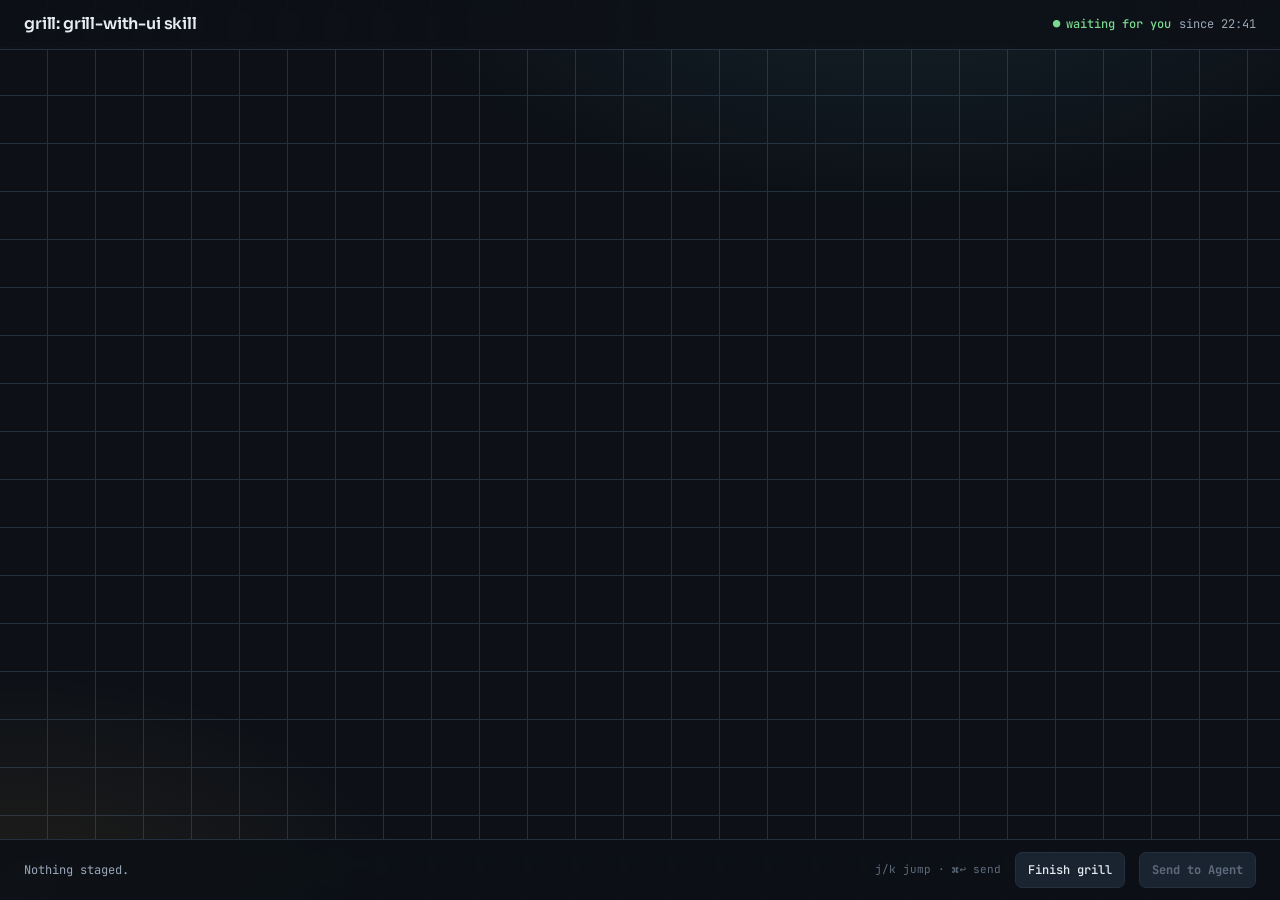
<file: grill-with-ui-fork/design/mockups/b-scroll.template.html>
<!doctype html>
<html lang="en">
<head>
<meta charset="utf-8" />
<meta name="viewport" content="width=device-width, initial-scale=1" />
<title>grill · grill-with-ui skill · Scroll</title>
<link rel="preconnect" href="https://fonts.googleapis.com" />
<link href="https://fonts.googleapis.com/css2?family=Sora:wght@400;500;600&family=JetBrains+Mono:wght@400;500;700&display=swap" rel="stylesheet" />
<style>
  :root {
    --bg: #0d1117; --bg-2: #131a23; --bg-3: #1a2330; --line: #24303f; --fg: #e7ecf3; --fg-2: #9aa7b8; --fg-3: #5f6c7d;
    --amber: #ffb454; --amber-dim: rgba(255,180,84,.14); --cyan: #63d4f5; --cyan-dim: rgba(99,212,245,.12); --green: #7bd88f; --green-dim: rgba(123,216,143,.12); --red: #ff7b72;
    --sans: "Sora", system-ui, sans-serif; --mono: "JetBrains Mono", ui-monospace, monospace;
  }
  * { box-sizing: border-box; }
  html, body { margin: 0; height: 100%; }
  body { font-family: var(--sans); background: var(--bg); color: var(--fg); font-size: 14.5px; line-height: 1.55;
    background-image: linear-gradient(var(--line) 1px, transparent 1px), linear-gradient(90deg, var(--line) 1px, transparent 1px); background-size: 48px 48px; background-position: -1px -1px; }
  body::before { content: ""; position: fixed; inset: 0; background: radial-gradient(900px 500px at 70% -10%, rgba(99,212,245,.10), transparent 60%), radial-gradient(700px 400px at 0% 100%, rgba(255,180,84,.08), transparent 60%); pointer-events: none; }
  .top { position: sticky; top: 0; z-index: 5; display: grid; grid-template-columns: 1fr auto auto; gap: 16px; align-items: center; padding: 12px 24px; background: rgba(13,17,23,.85); backdrop-filter: blur(8px); border-bottom: 1px solid var(--line); }
  .top .title { display: flex; align-items: baseline; gap: 14px; }
  .top .title h1 { margin: 0; font-size: 16px; font-weight: 600; letter-spacing: -.01em; }
  .top .title .path { font-family: var(--mono); font-size: 12px; color: var(--fg-3); }
  .progress { display: flex; gap: 3px; align-items: center; }
  .progress i { width: 14px; height: 6px; border-radius: 2px; background: var(--bg-3); }
  .progress i.answered { background: var(--green); } .progress i.open { background: var(--amber); } .progress i.staged { background: var(--cyan); } .progress i.deferred { background: var(--fg-3); }
  .progress span { font-family: var(--mono); font-size: 11px; color: var(--fg-2); margin-left: 8px; }
  .agent { font-family: var(--mono); font-size: 12px; color: var(--fg-2); display: flex; gap: 8px; align-items: center; }
  .agent b { color: var(--green); font-weight: 500; } .agent b.working { color: var(--amber); }
  .agent b::before { content: "●"; margin-right: 6px; }
  .layout { display: grid; grid-template-columns: 1fr 72px; max-width: 1180px; margin: 0 auto; padding: 28px 24px 140px; gap: 24px; }
  .rail { position: sticky; top: 76px; align-self: start; display: flex; flex-direction: column; gap: 6px; }
  .rail a { font-family: var(--mono); font-size: 11px; color: var(--fg-3); text-decoration: none; padding: 3px 8px; border-left: 2px solid var(--line); transition: .15s; }
  .rail a:hover, .rail a.active { color: var(--fg); border-left-color: var(--cyan); }
  .rail a.open { color: var(--amber); } .rail a.staged { color: var(--cyan); }
  .rail .r { font-family: var(--mono); font-size: 10px; color: var(--fg-3); margin-top: 8px; letter-spacing: .1em; }
  .round-h { display: flex; align-items: center; gap: 12px; margin: 30px 0 14px; font-family: var(--mono); font-size: 11px; letter-spacing: .14em; text-transform: uppercase; color: var(--fg-3); }
  .round-h::after { content: ""; flex: 1; height: 1px; background: var(--line); }
  .round-h.current { color: var(--amber); }
  .card { background: var(--bg-2); border: 1px solid var(--line); border-radius: 10px; padding: 18px 22px 16px; margin-bottom: 14px; scroll-margin-top: 90px; transition: border-color .2s; position: relative; }
  .card.open { border-color: rgba(255,180,84,.45); box-shadow: 0 0 0 1px rgba(255,180,84,.15), 0 20px 60px -30px rgba(255,180,84,.35); }
  .card.staged { border-color: rgba(99,212,245,.55); }
  .card.answered { opacity: .82; } .card.answered:hover { opacity: 1; }
  .card.deferred { border-style: dashed; opacity: .6; }
  .head { display: flex; align-items: baseline; gap: 12px; }
  .head .id { font-family: var(--mono); font-size: 12px; color: var(--cyan); font-weight: 700; }
  .head h2 { margin: 0; font-size: 18px; font-weight: 600; letter-spacing: -.01em; }
  .head .deps { font-family: var(--mono); font-size: 11px; color: var(--fg-3); margin-left: auto; }
  .head .deps a { color: var(--fg-2); text-decoration: none; } .head .deps a:hover { color: var(--cyan); }
  .pill { font-family: var(--mono); font-size: 10px; letter-spacing: .1em; text-transform: uppercase; padding: 2px 8px; border-radius: 4px; }
  .pill.open { background: var(--amber-dim); color: var(--amber); } .pill.answered { background: var(--green-dim); color: var(--green); } .pill.deferred { background: var(--bg-3); color: var(--fg-2); } .pill.staged { background: var(--cyan-dim); color: var(--cyan); } .pill.updated { background: var(--amber-dim); color: var(--amber); }
  .body { color: var(--fg-2); margin: 8px 0 0; max-width: 78ch; }
  .card.answered .body, .card.answered .opts, .card.answered .why { display: none; }
  .card.answered.expanded .body, .card.answered.expanded .opts, .card.answered.expanded .why { display: block; }
  .opts { list-style: none; padding: 0; margin: 14px 0 0; display: grid; gap: 6px; }
  .opt { display: grid; grid-template-columns: 26px 1fr; gap: 10px; padding: 9px 12px; border-radius: 7px; background: var(--bg-3); border: 1px solid transparent; cursor: pointer; transition: .12s; }
  .opt:hover { border-color: var(--fg-3); }
  .opt .k { font-family: var(--mono); font-weight: 700; color: var(--fg-2); }
  .opt.rec { border-color: rgba(255,180,84,.5); background: linear-gradient(90deg, var(--amber-dim), var(--bg-3) 50%); } .opt.rec .k { color: var(--amber); }
  .opt.rec .tag { font-family: var(--mono); font-size: 10px; letter-spacing: .12em; text-transform: uppercase; color: var(--amber); margin-right: 8px; }
  .opt.chosen { border-color: var(--green); } .opt.stg { border-color: var(--cyan); background: var(--cyan-dim); }
  .why { margin: 10px 0 0; font-size: 13.5px; color: var(--fg-2); padding-left: 12px; border-left: 2px solid var(--amber); }
  .why b { color: var(--amber); font-family: var(--mono); font-size: 11px; font-weight: 500; letter-spacing: .1em; text-transform: uppercase; margin-right: 8px; }
  .ans { margin-top: 12px; display: flex; gap: 10px; align-items: baseline; font-size: 14px; }
  .ans .lbl { font-family: var(--mono); font-size: 11px; color: var(--green); letter-spacing: .1em; text-transform: uppercase; }
  .ans .against { font-family: var(--mono); font-size: 11px; color: var(--red); }
  .row { display: flex; gap: 8px; margin-top: 12px; align-items: flex-start; }
  textarea { flex: 1; min-height: 44px; font: inherit; font-size: 14px; color: var(--fg); background: var(--bg); border: 1px solid var(--line); border-radius: 7px; padding: 9px 11px; resize: vertical; }
  textarea:focus { outline: none; border-color: var(--cyan); }
  button { font-family: var(--mono); font-size: 12px; font-weight: 500; padding: 9px 12px; border-radius: 7px; border: 1px solid var(--line); background: var(--bg-3); color: var(--fg); cursor: pointer; white-space: nowrap; }
  button:hover { border-color: var(--fg-3); }
  button.accept { border-color: var(--amber); color: var(--amber); }
  button.primary { background: var(--cyan); color: #06222b; border-color: var(--cyan); font-weight: 700; }
  button.primary:disabled { background: var(--bg-3); color: var(--fg-3); border-color: var(--line); cursor: default; }
  details { margin-top: 12px; border-top: 1px dashed var(--line); padding-top: 8px; }
  summary { cursor: pointer; font-family: var(--mono); font-size: 11px; color: var(--fg-3); letter-spacing: .1em; text-transform: uppercase; list-style: none; display: flex; gap: 8px; align-items: center; }
  summary::before { content: "▸"; color: var(--fg-3); } details[open] summary::before { content: "▾"; }
  summary .n { color: var(--cyan); }
  .msg { display: grid; grid-template-columns: 56px 1fr; gap: 10px; padding: 8px 0; font-size: 13.5px; }
  .msg .who { font-family: var(--mono); font-size: 10px; letter-spacing: .1em; text-transform: uppercase; color: var(--fg-3); padding-top: 3px; }
  .msg.agent .who { color: var(--amber); } .msg.user .who { color: var(--cyan); }
  .msg.stg { background: var(--cyan-dim); border-radius: 6px; padding: 8px; }
  .toggle { position: absolute; top: 16px; right: 16px; font-family: var(--mono); font-size: 11px; color: var(--fg-3); cursor: pointer; }
  .card.answered .toggle::after { content: "expand"; } .card.answered.expanded .toggle::after { content: "collapse"; }
  .bar { position: fixed; left: 0; right: 0; bottom: 0; z-index: 5; display: flex; align-items: center; gap: 14px; padding: 12px 24px; background: rgba(13,17,23,.9); backdrop-filter: blur(8px); border-top: 1px solid var(--line); }
  .bar .list { flex: 1; font-family: var(--mono); font-size: 12px; color: var(--fg-2); }
  .bar .list b { color: var(--cyan); }
  .bar .hint { font-family: var(--mono); font-size: 11px; color: var(--fg-3); }
  .toast { position: fixed; right: 24px; bottom: 72px; padding: 9px 12px; background: var(--cyan); color: #06222b; font-family: var(--mono); font-size: 12px; font-weight: 700; border-radius: 6px; opacity: 0; transition: .25s; transform: translateY(6px); }
  .toast.show { opacity: 1; transform: none; }
</style>
</head>
<body>
<div class="top">
  <div class="title"><h1>grill: grill-with-ui skill</h1><span class="path" id="doc-path"></span></div>
  <div class="progress" id="progress"></div>
  <div class="agent" id="agent"><b>waiting for you</b><span>since 22:41</span></div>
</div>
<div class="layout">
  <div id="feed"></div>
  <div class="rail" id="rail"></div>
</div>
<div class="bar">
  <span class="list" id="staged-list">Nothing staged.</span>
  <span class="hint">j/k jump · ⌘↩ send</span>
  <button id="finish">Finish grill</button>
  <button class="primary" id="send" disabled>Send to Agent</button>
</div>
<div class="toast" id="toast"></div>
<script>
/*__DATA__*/
</script>
<script>
const S = SESSION; const staged = {}; const expanded = new Set();
document.getElementById("doc-path").textContent = "→ " + S.doc;
const count = () => Object.values(staged).reduce((n, s) => n + (s.answer ? 1 : 0) + (s.thread ? s.thread.length : 0), 0);
const stateOf = id => staged[id] ? "staged" : S.questions[id].status;
function renderTop() {
  document.getElementById("progress").innerHTML = Object.keys(S.questions).map(id => `<i class="${stateOf(id)}" title="${id}"></i>`).join("") +
    `<span>${Object.values(S.questions).filter(q => q.status === "answered").length}/${Object.keys(S.questions).length} settled</span>`;
}
function renderRail() {
  document.getElementById("rail").innerHTML = S.rounds.map(r => `<span class="r">R${r.n}</span>` + r.ids.map(id => `<a href="#${id}" class="${stateOf(id)}">${id.toUpperCase()}</a>`).join("")).join("");
}
function card(q) {
  const st = staged[q.id] || {}; const cls = staged[q.id] ? "staged" : q.status;
  const opts = q.options.map(o => `<li class="opt ${q.rec.option === o.k ? "rec" : ""} ${q.answer && q.answer.option === o.k ? "chosen" : ""} ${st.answer && st.answer.option === o.k ? "stg" : ""}" data-q="${q.id}" data-opt="${o.k}"><span class="k">${o.k}</span><span>${q.rec.option === o.k ? `<span class="tag">rec</span>` : ""}${o.text}</span></li>`).join("");
  const ans = q.status === "answered" ? `<div class="ans"><span class="lbl">answered</span><span>${q.answer.kind === "accept" ? `accepted <b>${q.answer.option}</b>` : q.answer.option ? `chose <b>${q.answer.option}</b>` : ""}${q.answer.text ? ` “${q.answer.text}”` : ""}</span>${q.answer.option && q.answer.option !== q.rec.option ? `<span class="against">against rec ${q.rec.option}</span>` : ""}</div>` : "";
  const thread = q.thread.map(m => `<div class="msg ${m.who}"><span class="who">${m.who}</span><span>${m.text}</span></div>`).join("") + (st.thread || []).map(t => `<div class="msg user stg"><span class="who">you · staged</span><span>${t}</span></div>`).join("");
  const stagedPill = staged[q.id] ? `<span class="pill staged">staged</span>` : `<span class="pill ${q.status}">${q.status}</span>`;
  return `<article class="card ${cls} ${expanded.has(q.id) ? "expanded" : ""}" id="${q.id}">
    <div class="head"><span class="id">${q.id.toUpperCase()}</span><h2>${q.title}</h2>${stagedPill}${q.updated ? `<span class="pill updated">rec updated</span>` : ""}<span class="deps">${q.deps.length ? "after " + q.deps.map(d => `<a href="#${d}">${d.toUpperCase()}</a>`).join(" ") : "root"}</span></div>
    ${q.status === "answered" ? `<span class="toggle" data-toggle="${q.id}"></span>` : ""}
    <p class="body">${q.body}</p>
    <ul class="opts">${opts}</ul>
    <div class="why"><b>why ${q.rec.option}</b>${q.rec.why}</div>
    ${ans}
    ${q.status !== "answered" || expanded.has(q.id) ? `<div class="row"><textarea data-free="${q.id}" placeholder="Free-text answer…">${st.answer && st.answer.text || ""}</textarea><button class="accept" data-accept="${q.id}">accept ${q.rec.option}</button><button data-stagetext="${q.id}">stage text</button></div>` : ""}
    <details ${q.thread.length || st.thread ? "open" : ""}><summary>thread <span class="n">${q.thread.length + (st.thread || []).length}</span></summary>${thread}
      <div class="row"><textarea data-thread="${q.id}" placeholder="Dig deeper on ${q.id.toUpperCase()}…"></textarea><button data-stagethread="${q.id}">add to thread</button></div></details>
  </article>`;
}
function renderFeed() {
  document.getElementById("feed").innerHTML = S.rounds.map(r => `<div class="round-h ${r.n === S.rounds.length ? "current" : ""}"><span>Round ${r.n}${r.n === S.rounds.length ? " · current frontier" : ""}</span></div>` + r.ids.map(id => card(S.questions[id])).join("")).join("");
  document.querySelectorAll("[data-toggle]").forEach(t => t.onclick = () => { const id = t.dataset.toggle; expanded.has(id) ? expanded.delete(id) : expanded.add(id); render(); });
  document.querySelectorAll(".opt").forEach(o => o.onclick = () => stage(o.dataset.q, { answer: { kind: "option", option: o.dataset.opt } }));
  document.querySelectorAll("[data-accept]").forEach(b => b.onclick = () => stage(b.dataset.accept, { answer: { kind: "accept", option: S.questions[b.dataset.accept].rec.option } }));
  document.querySelectorAll("[data-stagetext]").forEach(b => b.onclick = () => { const t = document.querySelector(`[data-free="${b.dataset.stagetext}"]`).value.trim(); if (t) stage(b.dataset.stagetext, { answer: { kind: "text", text: t } }); });
  document.querySelectorAll("[data-stagethread]").forEach(b => b.onclick = () => { const id = b.dataset.stagethread; const t = document.querySelector(`[data-thread="${id}"]`).value.trim(); if (t) { staged[id] = staged[id] || {}; (staged[id].thread = staged[id].thread || []).push(t); render(); } });
}
function stage(id, patch) { staged[id] = Object.assign(staged[id] || {}, patch); render(); }
function renderBar() {
  const n = count(); const send = document.getElementById("send"); send.disabled = !n; send.textContent = n ? `send ${n} to agent` : "Send to Agent";
  document.getElementById("staged-list").innerHTML = n ? `<b>${n} staged</b> · ` + Object.entries(staged).map(([id, s]) => `${id.toUpperCase()}${s.answer ? " → " + (s.answer.option || "text") : ""}${s.thread ? ` +${s.thread.length}` : ""}`).join(" · ") : "Nothing staged. Everything you do here stays local until you send.";
}
function render() { const y = window.scrollY; renderTop(); renderRail(); renderFeed(); renderBar(); window.scrollTo(0, y); }
document.getElementById("send").onclick = () => {
  const n = count(); for (const k in staged) delete staged[k]; const a = document.getElementById("agent"), t = document.getElementById("toast");
  a.innerHTML = `<b class="working">working on your batch</b>`; t.textContent = `sent ${n} action${n > 1 ? "s" : ""} as one event`; t.classList.add("show"); render();
  setTimeout(() => t.classList.remove("show"), 1800); setTimeout(() => { a.innerHTML = `<b>waiting for you</b><span>just now</span>`; }, 2600);
};
document.addEventListener("keydown", e => { if ((e.metaKey || e.ctrlKey) && e.key === "Enter") document.getElementById("send").click(); });
render(); setTimeout(() => document.getElementById("q15").scrollIntoView({ block: "center" }), 50);
</script>
</body>
</html>
</file>
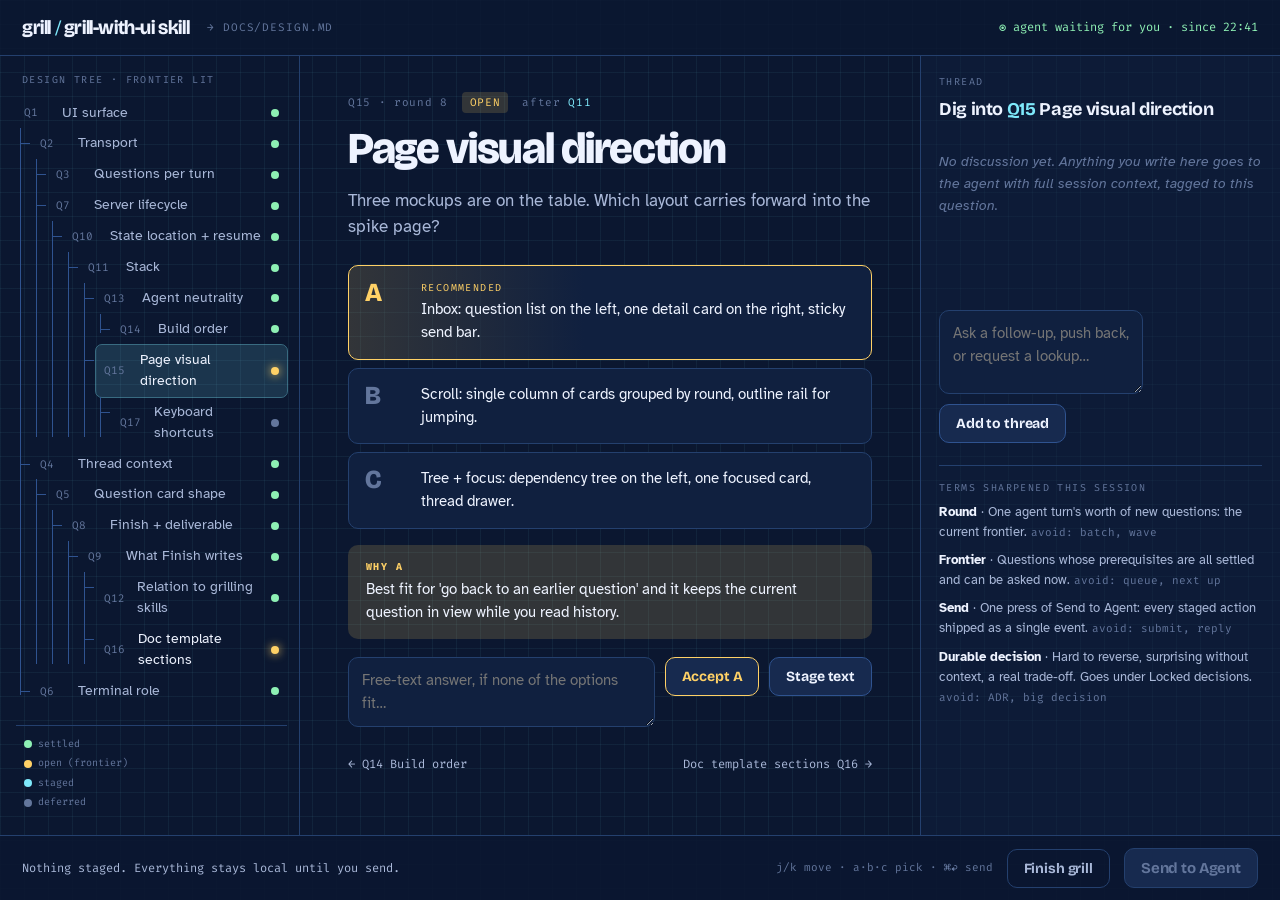
<file: grill-with-ui-fork/design/mockups/c-tree.html>
<!doctype html>
<html lang="en">
<head>
<meta charset="utf-8" />
<meta name="viewport" content="width=device-width, initial-scale=1" />
<title>grill · grill-with-ui skill · Tree + Focus</title>
<link rel="preconnect" href="https://fonts.googleapis.com" />
<link href="https://fonts.googleapis.com/css2?family=Bricolage+Grotesque:opsz,wght@12..96,300..800&family=Atkinson+Hyperlegible:wght@400;700&family=Fira+Code:wght@400;600&display=swap" rel="stylesheet" />
<style>
  :root {
    --navy: #0b1730; --navy-2: #10203f; --navy-3: #172a4f; --line: #24406e; --line-2: #2f5390; --fg: #eef3ff; --fg-2: #a9b8d8; --fg-3: #63769c;
    --gold: #ffd166; --gold-dim: rgba(255,209,102,.16); --ice: #7ee8fa; --ice-dim: rgba(126,232,250,.14); --mint: #8ef0b4; --mint-dim: rgba(142,240,180,.14); --rose: #ff8fa3;
    --display: "Bricolage Grotesque", system-ui, sans-serif; --body: "Atkinson Hyperlegible", system-ui, sans-serif; --mono: "Fira Code", ui-monospace, monospace;
  }
  * { box-sizing: border-box; }
  html, body { margin: 0; height: 100%; }
  body { font-family: var(--body); background: var(--navy); color: var(--fg); font-size: 15px; line-height: 1.55; height: 100vh; display: grid; grid-template-rows: auto 1fr auto; grid-template-columns: 300px 1fr 360px; overflow: hidden;
    background-image: linear-gradient(rgba(126,232,250,.06) 1px, transparent 1px), linear-gradient(90deg, rgba(126,232,250,.06) 1px, transparent 1px); background-size: 24px 24px; }
  header { grid-column: 1 / -1; display: flex; align-items: center; gap: 18px; padding: 12px 22px; border-bottom: 1px solid var(--line); background: rgba(11,23,48,.8); }
  header h1 { font-family: var(--display); font-weight: 700; font-size: 20px; margin: 0; letter-spacing: -.02em; font-variation-settings: "opsz" 96; }
  header h1 span { color: var(--ice); font-weight: 300; }
  header .k { font-family: var(--mono); font-size: 11px; color: var(--fg-3); letter-spacing: .08em; text-transform: uppercase; }
  header .agent { margin-left: auto; font-family: var(--mono); font-size: 12px; color: var(--mint); }
  header .agent.working { color: var(--gold); }
  header .agent::before { content: "◉ "; }
  aside.tree { border-right: 1px solid var(--line); overflow-y: auto; padding: 16px 12px 24px 16px; }
  aside.tree .lbl { font-family: var(--mono); font-size: 10px; letter-spacing: .14em; text-transform: uppercase; color: var(--fg-3); margin: 0 0 10px 6px; }
  ul.t { list-style: none; margin: 0; padding: 0 0 0 16px; position: relative; }
  ul.t.root { padding-left: 0; }
  ul.t:not(.root)::before { content: ""; position: absolute; left: 4px; top: 0; bottom: 12px; width: 1px; background: var(--line-2); }
  ul.t li { position: relative; }
  ul.t:not(.root) li::before { content: ""; position: absolute; left: -12px; top: 15px; width: 10px; height: 1px; background: var(--line-2); }
  .node { display: flex; align-items: center; gap: 8px; padding: 5px 8px; border-radius: 6px; cursor: pointer; font-size: 13.5px; color: var(--fg-2); }
  .node:hover { background: var(--navy-3); color: var(--fg); }
  .node.focus { background: var(--ice-dim); color: var(--fg); outline: 1px solid rgba(126,232,250,.4); }
  .node .id { font-family: var(--mono); font-size: 11px; color: var(--fg-3); width: 30px; }
  .node .s { width: 8px; height: 8px; border-radius: 50%; margin-left: auto; flex: none; }
  .s.answered { background: var(--mint); } .s.open { background: var(--gold); box-shadow: 0 0 10px var(--gold); } .s.deferred { background: var(--fg-3); } .s.staged { background: var(--ice); box-shadow: 0 0 10px var(--ice); }
  .node.frontier { color: var(--fg); }
  .legend { margin-top: 18px; padding: 10px 8px; border-top: 1px solid var(--line); font-family: var(--mono); font-size: 10px; color: var(--fg-3); display: grid; gap: 4px; }
  .legend i { display: inline-block; width: 8px; height: 8px; border-radius: 50%; margin-right: 6px; vertical-align: middle; }

  main { overflow-y: auto; padding: 36px 48px 120px; }
  .focus-card { max-width: 720px; margin: 0 auto; animation: reveal .4s cubic-bezier(.2,.7,.2,1) both; }
  @keyframes reveal { from { opacity: 0; transform: translateY(10px) scale(.995); } }
  .meta { display: flex; gap: 14px; font-family: var(--mono); font-size: 11px; color: var(--fg-3); letter-spacing: .06em; align-items: center; }
  .meta .pill { padding: 2px 8px; border-radius: 4px; text-transform: uppercase; }
  .pill.open { background: var(--gold-dim); color: var(--gold); } .pill.answered { background: var(--mint-dim); color: var(--mint); } .pill.deferred { background: var(--navy-3); color: var(--fg-2); } .pill.staged { background: var(--ice-dim); color: var(--ice); } .pill.durable { border: 1px solid var(--line-2); color: var(--fg-2); }
  .meta .deps a { color: var(--ice); text-decoration: none; }
  .focus-card h2 { font-family: var(--display); font-size: 44px; font-weight: 800; letter-spacing: -.03em; line-height: 1; margin: 14px 0 16px; font-variation-settings: "opsz" 96; }
  .focus-card .body { font-size: 17px; color: var(--fg-2); max-width: 62ch; }
  .opts { list-style: none; padding: 0; margin: 24px 0 0; display: grid; gap: 8px; }
  .opt { display: grid; grid-template-columns: 44px 1fr; gap: 12px; align-items: start; padding: 14px 16px; border-radius: 10px; background: var(--navy-2); border: 1px solid var(--line); cursor: pointer; transition: .15s; }
  .opt:hover { border-color: var(--line-2); transform: translateX(3px); }
  .opt .k { font-family: var(--display); font-weight: 800; font-size: 26px; line-height: 1; color: var(--fg-3); font-variation-settings: "opsz" 96; }
  .opt.rec { border-color: var(--gold); background: linear-gradient(90deg, var(--gold-dim), var(--navy-2) 45%); } .opt.rec .k { color: var(--gold); }
  .opt.rec .tag { font-family: var(--mono); font-size: 10px; letter-spacing: .14em; text-transform: uppercase; color: var(--gold); display: block; margin-bottom: 3px; }
  .opt.chosen { outline: 2px solid var(--mint); } .opt.stg { outline: 2px solid var(--ice); }
  .why { margin: 16px 0 0; padding: 14px 18px; border-radius: 10px; background: var(--gold-dim); color: var(--fg); font-size: 15px; }
  .why b { font-family: var(--mono); font-size: 10px; letter-spacing: .14em; text-transform: uppercase; color: var(--gold); display: block; margin-bottom: 4px; }
  .ans { margin-top: 16px; padding: 12px 16px; border-radius: 10px; background: var(--mint-dim); color: var(--mint); display: flex; gap: 12px; align-items: baseline; }
  .ans .lbl { font-family: var(--mono); font-size: 10px; letter-spacing: .14em; text-transform: uppercase; }
  .ans .against { font-family: var(--mono); font-size: 11px; color: var(--rose); margin-left: auto; }
  .row { display: flex; gap: 10px; margin-top: 18px; align-items: flex-start; }
  textarea { flex: 1; min-height: 60px; font: inherit; font-size: 15px; color: var(--fg); background: var(--navy-2); border: 1px solid var(--line); border-radius: 10px; padding: 11px 13px; resize: vertical; }
  textarea:focus { outline: none; border-color: var(--ice); box-shadow: 0 0 0 3px var(--ice-dim); }
  button { font-family: var(--display); font-weight: 700; font-size: 14px; padding: 10px 16px; border-radius: 10px; border: 1px solid var(--line-2); background: var(--navy-3); color: var(--fg); cursor: pointer; white-space: nowrap; letter-spacing: -.01em; }
  button:hover { border-color: var(--ice); }
  button.accept { border-color: var(--gold); color: var(--gold); }
  button.primary { background: var(--ice); color: #062230; border-color: var(--ice); font-size: 15px; }
  button.primary:disabled { background: var(--navy-3); color: var(--fg-3); border-color: var(--line); cursor: default; }
  button.ghost { background: transparent; border-color: var(--line); color: var(--fg-2); }
  .pager { display: flex; justify-content: space-between; margin-top: 28px; font-family: var(--mono); font-size: 12px; color: var(--fg-3); }
  .pager a { color: var(--fg-2); text-decoration: none; } .pager a:hover { color: var(--ice); }

  aside.drawer { border-left: 1px solid var(--line); overflow-y: auto; padding: 18px 18px 120px; background: rgba(16,32,63,.5); display: flex; flex-direction: column; }
  aside.drawer .lbl { font-family: var(--mono); font-size: 10px; letter-spacing: .14em; text-transform: uppercase; color: var(--fg-3); margin: 0 0 6px; }
  aside.drawer h3 { font-family: var(--display); font-weight: 700; font-size: 18px; margin: 0 0 14px; letter-spacing: -.02em; }
  aside.drawer h3 span { color: var(--ice); }
  .msg { padding: 10px 12px; border-radius: 10px; margin-bottom: 8px; font-size: 14px; background: var(--navy-2); border: 1px solid var(--line); }
  .msg .who { font-family: var(--mono); font-size: 10px; letter-spacing: .14em; text-transform: uppercase; color: var(--fg-3); margin-bottom: 4px; }
  .msg.agent { border-color: rgba(255,209,102,.35); } .msg.agent .who { color: var(--gold); }
  .msg.user { margin-left: 22px; } .msg.user .who { color: var(--ice); }
  .msg.stg { border-color: var(--ice); background: var(--ice-dim); }
  .empty { color: var(--fg-3); font-size: 14px; font-style: italic; }
  .drawer .row { margin-top: auto; flex-direction: column; }
  .drawer textarea { min-height: 84px; }
  .terms { margin-top: 22px; padding-top: 14px; border-top: 1px solid var(--line); }
  .term { font-size: 13px; color: var(--fg-2); margin-bottom: 8px; } .term b { color: var(--fg); font-weight: 700; } .term i { color: var(--fg-3); font-style: normal; font-family: var(--mono); font-size: 11px; }

  footer { grid-column: 1 / -1; display: flex; align-items: center; gap: 14px; padding: 12px 22px; border-top: 1px solid var(--line); background: rgba(11,23,48,.9); }
  footer .list { flex: 1; font-family: var(--mono); font-size: 12px; color: var(--fg-2); } footer .list b { color: var(--ice); }
  footer .hint { font-family: var(--mono); font-size: 11px; color: var(--fg-3); }
  .toast { position: fixed; right: 24px; bottom: 76px; padding: 10px 14px; background: var(--ice); color: #062230; font-family: var(--mono); font-size: 12px; font-weight: 600; border-radius: 8px; opacity: 0; transform: translateY(6px); transition: .25s; }
  .toast.show { opacity: 1; transform: none; }
</style>
</head>
<body>
<header>
  <h1>grill <span>/</span> grill-with-ui skill</h1>
  <span class="k" id="doc-path"></span>
  <span class="agent" id="agent">agent waiting for you · since 22:41</span>
</header>
<aside class="tree">
  <p class="lbl">Design tree · frontier lit</p>
  <div id="tree"></div>
  <div class="legend"><span><i style="background:var(--mint)"></i>settled</span><span><i style="background:var(--gold)"></i>open (frontier)</span><span><i style="background:var(--ice)"></i>staged</span><span><i style="background:var(--fg-3)"></i>deferred</span></div>
</aside>
<main id="main"></main>
<aside class="drawer" id="drawer"></aside>
<footer>
  <span class="list" id="staged-list">Nothing staged.</span>
  <span class="hint">j/k move · a·b·c pick · ⌘↩ send</span>
  <button class="ghost" id="finish">Finish grill</button>
  <button class="primary" id="send" disabled>Send to Agent</button>
</footer>
<div class="toast" id="toast"></div>
<script>
// Sample data: the real grill-with-ui design session of 2026-09-06, lightly compressed.
const SESSION = {
  topic: "grill-with-ui skill",
  project: "~/Projects/grill-with-ui",
  doc: "docs/design.md",
  agent: { status: "waiting", since: "22:41" },
  terms: [
    { term: "Round", def: "One agent turn's worth of new questions: the current frontier.", avoid: ["batch", "wave"] },
    { term: "Frontier", def: "Questions whose prerequisites are all settled and can be asked now.", avoid: ["queue", "next up"] },
    { term: "Send", def: "One press of Send to Agent: every staged action shipped as a single event.", avoid: ["submit", "reply"] },
    { term: "Durable decision", def: "Hard to reverse, surprising without context, a real trade-off. Goes under Locked decisions.", avoid: ["ADR", "big decision"] },
  ],
  rounds: [
    { n: 1, ids: ["q1"] }, { n: 2, ids: ["q2"] }, { n: 3, ids: ["q3", "q4"] },
    { n: 4, ids: ["q5", "q6", "q7"] }, { n: 5, ids: ["q8", "q9"] }, { n: 6, ids: ["q10", "q11"] },
    { n: 7, ids: ["q12", "q13", "q14"] }, { n: 8, ids: ["q15", "q16", "q17"] },
  ],
  questions: {
    q1: { id: "q1", round: 1, title: "UI surface", deps: [],
      body: "What is the UI surface, and how does it talk to the running session? This is the root decision; state format, threads and resume all hang off it.",
      options: [
        { k: "A", text: "Local browser app. A tiny bundled server serves a page and reads/writes one state file per session. Terminal stays a parallel input." },
        { k: "B", text: "Read-only side panel. Claude re-renders an HTML summary each turn; you still answer in the terminal by number." },
        { k: "C", text: "MCP app panel. Only if Claude Code renders it. Heavier to build and install." },
        { k: "D", text: "Terminal TUI. Doesn't solve scrollback. Listed to rule out." },
      ],
      rec: { option: "A", why: "Works in any terminal today, nothing to install, and the file protocol is agent-neutral so a Codex version is packaging, not a rewrite." },
      status: "answered", answer: { kind: "accept", option: "A", text: "A is exactly what I was thinking" }, durable: true, thread: [] },
    q2: { id: "q2", round: 2, title: "Transport", deps: ["q1"],
      body: "How does a browser answer reach the running Claude session? Docs check: Monitor wakes an idle session; a background shell exiting does not; Channels need a launch flag.",
      options: [
        { k: "A", text: "Persistent Monitor on the server's WebSocket. Every browser action is one event and one Claude turn." },
        { k: "B", text: "Claude Code Channels. Officially blessed, but needs a startup flag and a plugin." },
        { k: "C", text: "Manual nudge: answer in the browser, type 'go' in the terminal." },
      ],
      rec: { option: "A", why: "No startup flags, works from inside the skill. Live test fired while idle: verified." },
      status: "answered", answer: { kind: "text", text: "Simpler: the web app writes to a local JSON and the agent has a file-change watcher on it." },
      durable: true,
      thread: [
        { who: "agent", text: "Yes, and simpler than what I proposed. Refinement: two files, not one. state.json written only by the agent; events.jsonl appended only by the web app, watched with plain tail -F." },
      ] },
    q3: { id: "q3", round: 3, title: "Questions per turn", deps: ["q2"],
      body: "When Claude replies to a batch, how many new questions does it post on top of the thread replies?",
      options: [
        { k: "A", text: "Exactly one new primary question per turn. Keeps 'resolve dependencies one by one'." },
        { k: "B", text: "Up to a few new questions when they're independent. Fewer round trips; recommendations can go stale." },
      ],
      rec: { option: "A", why: "You already batch on your side; keeping Claude to one at a time is what makes recommendations trustworthy." },
      status: "answered", answer: { kind: "option", option: "B", text: "" }, durable: false, thread: [] },
    q4: { id: "q4", round: 3, title: "Thread context", deps: ["q1"],
      body: "What does 'chat more about a question without losing context' mean mechanically?",
      options: [
        { k: "A", text: "One Claude session; threads are labeled messages. Nothing is separate under the hood." },
        { k: "B", text: "A subagent per thread, seeded with a summary. Isolation, but loses exactly the context you want." },
      ],
      rec: { option: "A", why: "The thing you're missing is navigation, not isolation. The page provides that." },
      status: "answered", answer: { kind: "accept", option: "A" }, durable: true, thread: [] },
    q5: { id: "q5", round: 4, title: "Question card shape", deps: ["q4"],
      body: "What does a question look like on the page, and how do you answer it? This fixes the state schema.",
      options: [
        { k: "A", text: "Structured card: title, body, lettered options, a recommendation pointing at one, a rationale. Answer by option, Accept, or free text. Thread box separate." },
        { k: "B", text: "Free text everywhere. Simpler schema, no one-click accept." },
      ],
      rec: { option: "A", why: "Grilling already produces lettered options and a named recommendation, so structure costs nothing." },
      status: "answered", answer: { kind: "accept", option: "A" }, durable: false, thread: [] },
    q6: { id: "q6", round: 4, title: "Terminal role", deps: ["q1"],
      body: "What does the terminal do while a grill runs in the page?",
      options: [
        { k: "A", text: "One-line status per turn, plus the URL. Terminal typing still works and is recorded into state." },
        { k: "B", text: "Terminal goes silent. Launch only." },
        { k: "C", text: "Terminal mirrors the full text. Defeats the purpose." },
      ],
      rec: { option: "A", why: "Same scrollback cost as silence, and it gives you the 'Claude is waiting' signal where you're already looking." },
      status: "answered", answer: { kind: "accept", option: "A" }, durable: false, thread: [] },
    q7: { id: "q7", round: 4, title: "Server lifecycle", deps: ["q2"],
      body: "Who starts and stops the local server, and how do we guarantee it dies? Orphaned processes have bitten this machine before.",
      options: [
        { k: "A", text: "The server is the monitor. It lives exactly as long as the monitor: killed at session end or on Finish. Nothing to orphan." },
        { k: "B", text: "Server in the background, separate tail watcher. Needs its own shutdown story; every option is a way to leak." },
      ],
      rec: { option: "A", why: "Same file-based design, with writer and watcher collapsed into one process the harness already manages." },
      status: "answered", answer: { kind: "accept", option: "A" }, durable: true, thread: [] },
    q8: { id: "q8", round: 5, title: "Finish + deliverable", deps: ["q5"],
      body: "How does a grill end, and what's the deliverable? Past grills all ended as design docs.",
      options: [
        { k: "A", text: "Explicit Finish button; Claude writes a markdown decisions doc from state. Doc path asked once at start." },
        { k: "B", text: "No explicit end; the state file is the record." },
      ],
      rec: { option: "A", why: "Writing from a structured state file is more faithful than writing from a long transcript." },
      status: "answered", answer: { kind: "accept", option: "A" }, durable: false,
      thread: [
        { who: "user", text: "Can you also look up Matt Pocock's grill-with-docs skill to see what we can borrow for the docs part, and compare it to the docs we already generate?" },
        { who: "agent", text: "Fetched it. It's one line: run grilling + domain-modeling. The docs part writes a repo-wide CONTEXT.md glossary and sparse ADRs gated on hard-to-reverse, surprising, real trade-off. Your docs are the opposite shape: one exhaustive topic doc builders consume as the spec. Turned into Q9." },
      ] },
    q9: { id: "q9", round: 5, title: "What Finish writes", deps: ["q8"],
      body: "Your exhaustive topic doc, Matt's sparse ADRs and glossary, or both?",
      options: [
        { k: "A", text: "Your design doc, with two borrows: a per-decision durable flag (Locked vs Routine sections) and a Terms section with Avoid lists." },
        { k: "B", text: "Your design doc plus ADRs in docs/adr and a root CONTEXT.md. Two places to keep in sync." },
        { k: "C", text: "Matt's files only. Rejected: builders need the exhaustive doc." },
      ],
      rec: { option: "A", why: "The durable flag and the terms section fix two real problems; repo-wide files can be an opt-in flag later." },
      status: "answered", answer: { kind: "accept", option: "A" }, durable: true, thread: [] },
    q10: { id: "q10", round: 6, title: "State location + resume", deps: ["q7"],
      body: "Where does session state live, and how does resume work? Several worktrees per project here.",
      options: [
        { k: "A", text: "Per-session folder under home, keyed by git common root (working directory when not in git). Resume lists unfinished sessions for the project." },
        { k: "B", text: "Inside the repo, gitignored. Lives in one worktree; ws reset wipes it." },
      ],
      rec: { option: "A", why: "Worktree independence decides it here; for adopters it also means zero repo changes." },
      status: "answered", answer: { kind: "accept", option: "A" }, durable: true,
      thread: [
        { who: "user", text: "Hm, what would be easier for other people to adopt?" },
        { who: "agent", text: "Outside the repo, by a wider margin: zero repo changes, one mental model, works outside git, resume is discoverable anyway. Only loss: sessions don't travel with a clone, which is a non-goal." },
      ] },
    q11: { id: "q11", round: 6, title: "Stack", deps: ["q10"],
      body: "What is the server and page built with? Must run the moment the skill is installed.",
      options: [
        { k: "A", text: "Plain Node, no dependencies, no build step. One server script, one self-contained HTML page." },
        { k: "B", text: "Bun. Nicer API, not on most machines." },
        { k: "C", text: "React with a build step." },
      ],
      rec: { option: "A", why: "Claude Code requires Node, so every adopter has it. Polish comes from CSS, not the framework." },
      status: "answered", answer: { kind: "accept", option: "A" }, durable: false, thread: [] },
    q12: { id: "q12", round: 7, title: "Relation to grilling skills", deps: ["q9"],
      body: "How does grill-with-ui relate to the grilling and grill-me skills you already have?",
      options: [
        { k: "A", text: "Self-contained new skill with its own interview prompt (frontier-per-round) plus the page protocol. Developed in its own repo, symlinked in." },
        { k: "B", text: "Composition, Matt-style: invoke grilling plus a protocol skill. Two skills fighting over output format." },
        { k: "C", text: "A flag on grill-me." },
      ],
      rec: { option: "A", why: "One folder, one prompt, nothing to depend on. Publishable later without extraction." },
      status: "answered", answer: { kind: "accept", option: "A" }, durable: false, thread: [] },
    q13: { id: "q13", round: 7, title: "Agent neutrality", deps: ["q11"],
      body: "Claude Code only, or agent-neutral from the start? Codex has no Monitor; Bedrock/Vertex Claude Code lacks it too.",
      options: [
        { k: "A", text: "Add a blocking wait mode to the server now: blocks in the foreground until the next Send, prints it, exits. About twenty lines." },
        { k: "B", text: "Claude Code only for v1." },
      ],
      rec: { option: "A", why: "Cheap, also the fallback for Claude Code without Monitor, keeps the no-lock-in promise." },
      status: "answered", answer: { kind: "accept", option: "A" }, durable: false, thread: [] },
    q14: { id: "q14", round: 7, title: "Build order", deps: ["q13"],
      body: "What gets built first? One assumption is unverified: the harness labels monitor events 'not user input'; the skill prompt says Send events are your answers.",
      options: [
        { k: "A", text: "Spike the wake-up path first: minimal server, one-textarea page, stub prompt with only the event rule. One real round." },
        { k: "B", text: "Build everything, then test end to end." },
      ],
      rec: { option: "A", why: "The only piece that can't be reasoned out from what we already know." },
      status: "answered", answer: { kind: "accept", option: "A" }, durable: false, thread: [] },
    q15: { id: "q15", round: 8, title: "Page visual direction", deps: ["q11"],
      body: "Three mockups are on the table. Which layout carries forward into the spike page?",
      options: [
        { k: "A", text: "Inbox: question list on the left, one detail card on the right, sticky send bar." },
        { k: "B", text: "Scroll: single column of cards grouped by round, outline rail for jumping." },
        { k: "C", text: "Tree + focus: dependency tree on the left, one focused card, thread drawer." },
      ],
      rec: { option: "A", why: "Best fit for 'go back to an earlier question' and it keeps the current question in view while you read history." },
      status: "open", answer: null, durable: false, thread: [] },
    q16: { id: "q16", round: 8, title: "Doc template sections", deps: ["q9"],
      body: "Section order for the generated design doc: Terms, Why, Locked decisions, Routine choices, Deferred, Follow-ups?",
      options: [
        { k: "A", text: "That order, with the header carrying the locked-decision count and the date." },
        { k: "B", text: "Decisions first, Terms at the end as an appendix." },
      ],
      rec: { option: "A", why: "Terms first is what makes cold re-entry work; the header count is your existing convention." },
      status: "open", answer: null, durable: false, updated: true, thread: [] },
    q17: { id: "q17", round: 8, title: "Keyboard shortcuts", deps: ["q15"],
      body: "j/k to move between questions, a/b/c to pick an option, enter to stage, cmd+enter to send?",
      options: [
        { k: "A", text: "Yes, all of them, shown in a footer hint." },
        { k: "B", text: "Defer to after the spike." },
      ],
      rec: { option: "B", why: "Zero cost to add later; not on the critical path." },
      status: "deferred", answer: null, durable: false, thread: [] },
  },
};

</script>
<script>
const S = SESSION; const staged = {}; let focus = "q15";
const order = S.rounds.flatMap(r => r.ids);
document.getElementById("doc-path").textContent = "→ " + S.doc;
const count = () => Object.values(staged).reduce((n, s) => n + (s.answer ? 1 : 0) + (s.thread ? s.thread.length : 0), 0);
const stateOf = id => staged[id] ? "staged" : S.questions[id].status;
function children(pid) { return order.filter(id => S.questions[id].deps[0] === pid); }
function treeHtml(ids, root) {
  return `<ul class="t ${root ? "root" : ""}">` + ids.map(id => { const q = S.questions[id];
    return `<li><div class="node ${id === focus ? "focus" : ""} ${q.status === "open" ? "frontier" : ""}" data-go="${id}"><span class="id">${id.toUpperCase()}</span><span>${q.title}</span><span class="s ${stateOf(id)}"></span></div>${children(id).length ? treeHtml(children(id)) : ""}</li>`; }).join("") + `</ul>`;
}
function renderTree() { document.getElementById("tree").innerHTML = treeHtml(order.filter(id => !S.questions[id].deps.length), true); document.querySelectorAll("[data-go]").forEach(n => n.onclick = () => { focus = n.dataset.go; render(); }); }
function renderMain() {
  const q = S.questions[focus]; const st = staged[focus] || {}; const i = order.indexOf(focus);
  const opts = q.options.map(o => `<li class="opt ${q.rec.option === o.k ? "rec" : ""} ${q.answer && q.answer.option === o.k ? "chosen" : ""} ${st.answer && st.answer.option === o.k ? "stg" : ""}" data-opt="${o.k}"><span class="k">${o.k}</span><span>${q.rec.option === o.k ? `<span class="tag">Recommended</span>` : ""}${o.text}</span></li>`).join("");
  const ans = q.status === "answered" ? `<div class="ans"><span class="lbl">answered</span><span>${q.answer.kind === "accept" ? `Accepted recommendation <b>${q.answer.option}</b>.` : q.answer.option ? `Chose <b>${q.answer.option}</b>.` : ""} ${q.answer.text ? `“${q.answer.text}”` : ""}</span>${q.answer.option && q.answer.option !== q.rec.option ? `<span class="against">against rec ${q.rec.option}</span>` : ""}</div>` : "";
  document.getElementById("main").innerHTML = `<article class="focus-card" data-id="${q.id}">
    <div class="meta"><span>${q.id.toUpperCase()} · round ${q.round}</span><span class="pill ${stateOf(q.id)}">${stateOf(q.id)}</span>${q.durable ? `<span class="pill durable">durable</span>` : ""}${q.updated ? `<span class="pill open">rec updated</span>` : ""}<span class="deps">${q.deps.length ? "after " + q.deps.map(d => `<a href="#" data-go2="${d}">${d.toUpperCase()}</a>`).join(", ") : "root"}</span></div>
    <h2>${q.title}</h2>
    <p class="body">${q.body}</p>
    <ul class="opts">${opts}</ul>
    <div class="why"><b>Why ${q.rec.option}</b>${q.rec.why}</div>
    ${ans}
    <div class="row"><textarea id="free" placeholder="${q.status === "answered" ? "Change your answer or add nuance…" : "Free-text answer, if none of the options fit…"}">${st.answer && st.answer.text || ""}</textarea><button class="accept" id="accept">Accept ${q.rec.option}</button><button id="stage-text">Stage text</button></div>
    <div class="pager"><a href="#" data-go2="${order[i - 1] || ""}">${i > 0 ? "← " + order[i - 1].toUpperCase() + " " + S.questions[order[i - 1]].title : ""}</a><a href="#" data-go2="${order[i + 1] || ""}">${i < order.length - 1 ? S.questions[order[i + 1]].title + " " + order[i + 1].toUpperCase() + " →" : ""}</a></div>
  </article>`;
  document.querySelectorAll("[data-go2]").forEach(a => a.onclick = e => { e.preventDefault(); if (a.dataset.go2) { focus = a.dataset.go2; render(); } });
  document.querySelectorAll(".opt").forEach(o => o.onclick = () => stage(q.id, { answer: { kind: "option", option: o.dataset.opt } }));
  document.getElementById("accept").onclick = () => stage(q.id, { answer: { kind: "accept", option: q.rec.option } });
  document.getElementById("stage-text").onclick = () => { const t = document.getElementById("free").value.trim(); if (t) stage(q.id, { answer: { kind: "text", text: t } }); };
}
function renderDrawer() {
  const q = S.questions[focus]; const st = staged[focus] || {};
  const msgs = q.thread.map(m => `<div class="msg ${m.who}"><div class="who">${m.who}</div>${m.text}</div>`).join("") + (st.thread || []).map(t => `<div class="msg user stg"><div class="who">you · staged</div>${t}</div>`).join("");
  document.getElementById("drawer").innerHTML = `<p class="lbl">Thread</p><h3>Dig into <span>${q.id.toUpperCase()}</span> ${q.title}</h3>${msgs || `<p class="empty">No discussion yet. Anything you write here goes to the agent with full session context, tagged to this question.</p>`}
    <div class="row"><textarea id="thread-in" placeholder="Ask a follow-up, push back, or request a lookup…"></textarea><button id="stage-thread">Add to thread</button></div>
    <div class="terms"><p class="lbl">Terms sharpened this session</p>${S.terms.map(t => `<div class="term"><b>${t.term}</b> · ${t.def} <i>avoid: ${t.avoid.join(", ")}</i></div>`).join("")}</div>`;
  document.getElementById("stage-thread").onclick = () => { const t = document.getElementById("thread-in").value.trim(); if (t) { staged[focus] = staged[focus] || {}; (staged[focus].thread = staged[focus].thread || []).push(t); render(); } };
}
function stage(id, patch) { staged[id] = Object.assign(staged[id] || {}, patch); render(); }
function renderFooter() {
  const n = count(); const send = document.getElementById("send"); send.disabled = !n; send.textContent = n ? `Send ${n} to Agent` : "Send to Agent";
  document.getElementById("staged-list").innerHTML = n ? `<b>${n} staged</b> · ` + Object.entries(staged).map(([id, s]) => `${id.toUpperCase()}${s.answer ? " → " + (s.answer.option || "text") : ""}${s.thread ? ` +${s.thread.length} msg` : ""}`).join(" · ") : "Nothing staged. Everything stays local until you send.";
}
function render() { renderTree(); renderMain(); renderDrawer(); renderFooter(); }
document.getElementById("send").onclick = () => {
  const n = count(); for (const k in staged) delete staged[k]; const a = document.getElementById("agent"), t = document.getElementById("toast");
  a.classList.add("working"); a.textContent = "agent working on your batch…"; t.textContent = `Sent ${n} action${n > 1 ? "s" : ""} as one event`; t.classList.add("show"); render();
  setTimeout(() => t.classList.remove("show"), 1800); setTimeout(() => { a.classList.remove("working"); a.textContent = "agent waiting for you · just now"; }, 2600);
};
document.addEventListener("keydown", e => {
  if (e.target.tagName === "TEXTAREA") { if ((e.metaKey || e.ctrlKey) && e.key === "Enter") document.getElementById("send").click(); return; }
  const i = order.indexOf(focus);
  if (e.key === "j" && i < order.length - 1) { focus = order[i + 1]; render(); }
  if (e.key === "k" && i > 0) { focus = order[i - 1]; render(); }
  const q = S.questions[focus]; const k = e.key.toUpperCase();
  if (q.options.some(o => o.k === k)) stage(focus, { answer: { kind: "option", option: k } });
  if ((e.metaKey || e.ctrlKey) && e.key === "Enter") document.getElementById("send").click();
});
render();
</script>
</body>
</html>
</file>
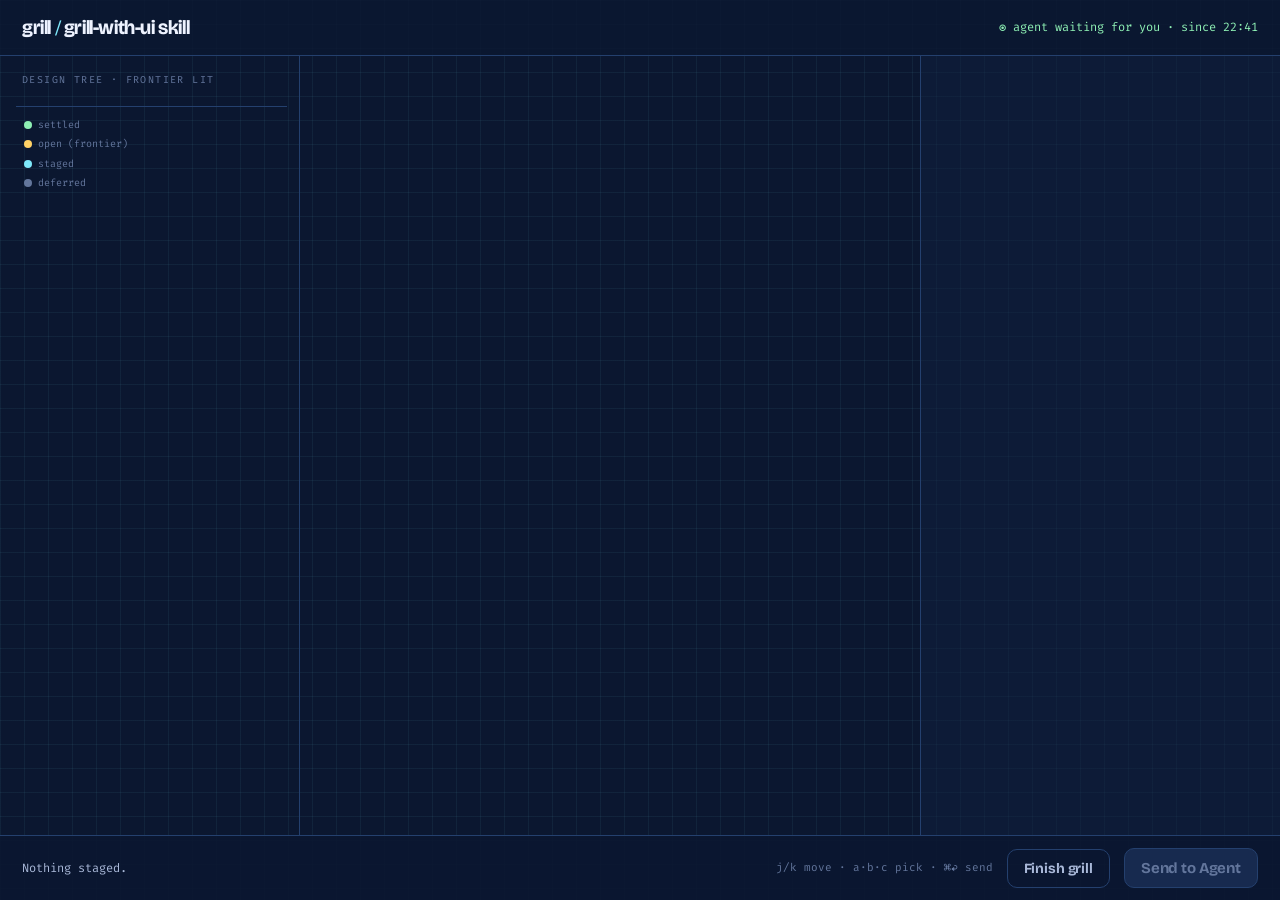
<file: grill-with-ui-fork/design/mockups/c-tree.template.html>
<!doctype html>
<html lang="en">
<head>
<meta charset="utf-8" />
<meta name="viewport" content="width=device-width, initial-scale=1" />
<title>grill · grill-with-ui skill · Tree + Focus</title>
<link rel="preconnect" href="https://fonts.googleapis.com" />
<link href="https://fonts.googleapis.com/css2?family=Bricolage+Grotesque:opsz,wght@12..96,300..800&family=Atkinson+Hyperlegible:wght@400;700&family=Fira+Code:wght@400;600&display=swap" rel="stylesheet" />
<style>
  :root {
    --navy: #0b1730; --navy-2: #10203f; --navy-3: #172a4f; --line: #24406e; --line-2: #2f5390; --fg: #eef3ff; --fg-2: #a9b8d8; --fg-3: #63769c;
    --gold: #ffd166; --gold-dim: rgba(255,209,102,.16); --ice: #7ee8fa; --ice-dim: rgba(126,232,250,.14); --mint: #8ef0b4; --mint-dim: rgba(142,240,180,.14); --rose: #ff8fa3;
    --display: "Bricolage Grotesque", system-ui, sans-serif; --body: "Atkinson Hyperlegible", system-ui, sans-serif; --mono: "Fira Code", ui-monospace, monospace;
  }
  * { box-sizing: border-box; }
  html, body { margin: 0; height: 100%; }
  body { font-family: var(--body); background: var(--navy); color: var(--fg); font-size: 15px; line-height: 1.55; height: 100vh; display: grid; grid-template-rows: auto 1fr auto; grid-template-columns: 300px 1fr 360px; overflow: hidden;
    background-image: linear-gradient(rgba(126,232,250,.06) 1px, transparent 1px), linear-gradient(90deg, rgba(126,232,250,.06) 1px, transparent 1px); background-size: 24px 24px; }
  header { grid-column: 1 / -1; display: flex; align-items: center; gap: 18px; padding: 12px 22px; border-bottom: 1px solid var(--line); background: rgba(11,23,48,.8); }
  header h1 { font-family: var(--display); font-weight: 700; font-size: 20px; margin: 0; letter-spacing: -.02em; font-variation-settings: "opsz" 96; }
  header h1 span { color: var(--ice); font-weight: 300; }
  header .k { font-family: var(--mono); font-size: 11px; color: var(--fg-3); letter-spacing: .08em; text-transform: uppercase; }
  header .agent { margin-left: auto; font-family: var(--mono); font-size: 12px; color: var(--mint); }
  header .agent.working { color: var(--gold); }
  header .agent::before { content: "◉ "; }
  aside.tree { border-right: 1px solid var(--line); overflow-y: auto; padding: 16px 12px 24px 16px; }
  aside.tree .lbl { font-family: var(--mono); font-size: 10px; letter-spacing: .14em; text-transform: uppercase; color: var(--fg-3); margin: 0 0 10px 6px; }
  ul.t { list-style: none; margin: 0; padding: 0 0 0 16px; position: relative; }
  ul.t.root { padding-left: 0; }
  ul.t:not(.root)::before { content: ""; position: absolute; left: 4px; top: 0; bottom: 12px; width: 1px; background: var(--line-2); }
  ul.t li { position: relative; }
  ul.t:not(.root) li::before { content: ""; position: absolute; left: -12px; top: 15px; width: 10px; height: 1px; background: var(--line-2); }
  .node { display: flex; align-items: center; gap: 8px; padding: 5px 8px; border-radius: 6px; cursor: pointer; font-size: 13.5px; color: var(--fg-2); }
  .node:hover { background: var(--navy-3); color: var(--fg); }
  .node.focus { background: var(--ice-dim); color: var(--fg); outline: 1px solid rgba(126,232,250,.4); }
  .node .id { font-family: var(--mono); font-size: 11px; color: var(--fg-3); width: 30px; }
  .node .s { width: 8px; height: 8px; border-radius: 50%; margin-left: auto; flex: none; }
  .s.answered { background: var(--mint); } .s.open { background: var(--gold); box-shadow: 0 0 10px var(--gold); } .s.deferred { background: var(--fg-3); } .s.staged { background: var(--ice); box-shadow: 0 0 10px var(--ice); }
  .node.frontier { color: var(--fg); }
  .legend { margin-top: 18px; padding: 10px 8px; border-top: 1px solid var(--line); font-family: var(--mono); font-size: 10px; color: var(--fg-3); display: grid; gap: 4px; }
  .legend i { display: inline-block; width: 8px; height: 8px; border-radius: 50%; margin-right: 6px; vertical-align: middle; }

  main { overflow-y: auto; padding: 36px 48px 120px; }
  .focus-card { max-width: 720px; margin: 0 auto; animation: reveal .4s cubic-bezier(.2,.7,.2,1) both; }
  @keyframes reveal { from { opacity: 0; transform: translateY(10px) scale(.995); } }
  .meta { display: flex; gap: 14px; font-family: var(--mono); font-size: 11px; color: var(--fg-3); letter-spacing: .06em; align-items: center; }
  .meta .pill { padding: 2px 8px; border-radius: 4px; text-transform: uppercase; }
  .pill.open { background: var(--gold-dim); color: var(--gold); } .pill.answered { background: var(--mint-dim); color: var(--mint); } .pill.deferred { background: var(--navy-3); color: var(--fg-2); } .pill.staged { background: var(--ice-dim); color: var(--ice); } .pill.durable { border: 1px solid var(--line-2); color: var(--fg-2); }
  .meta .deps a { color: var(--ice); text-decoration: none; }
  .focus-card h2 { font-family: var(--display); font-size: 44px; font-weight: 800; letter-spacing: -.03em; line-height: 1; margin: 14px 0 16px; font-variation-settings: "opsz" 96; }
  .focus-card .body { font-size: 17px; color: var(--fg-2); max-width: 62ch; }
  .opts { list-style: none; padding: 0; margin: 24px 0 0; display: grid; gap: 8px; }
  .opt { display: grid; grid-template-columns: 44px 1fr; gap: 12px; align-items: start; padding: 14px 16px; border-radius: 10px; background: var(--navy-2); border: 1px solid var(--line); cursor: pointer; transition: .15s; }
  .opt:hover { border-color: var(--line-2); transform: translateX(3px); }
  .opt .k { font-family: var(--display); font-weight: 800; font-size: 26px; line-height: 1; color: var(--fg-3); font-variation-settings: "opsz" 96; }
  .opt.rec { border-color: var(--gold); background: linear-gradient(90deg, var(--gold-dim), var(--navy-2) 45%); } .opt.rec .k { color: var(--gold); }
  .opt.rec .tag { font-family: var(--mono); font-size: 10px; letter-spacing: .14em; text-transform: uppercase; color: var(--gold); display: block; margin-bottom: 3px; }
  .opt.chosen { outline: 2px solid var(--mint); } .opt.stg { outline: 2px solid var(--ice); }
  .why { margin: 16px 0 0; padding: 14px 18px; border-radius: 10px; background: var(--gold-dim); color: var(--fg); font-size: 15px; }
  .why b { font-family: var(--mono); font-size: 10px; letter-spacing: .14em; text-transform: uppercase; color: var(--gold); display: block; margin-bottom: 4px; }
  .ans { margin-top: 16px; padding: 12px 16px; border-radius: 10px; background: var(--mint-dim); color: var(--mint); display: flex; gap: 12px; align-items: baseline; }
  .ans .lbl { font-family: var(--mono); font-size: 10px; letter-spacing: .14em; text-transform: uppercase; }
  .ans .against { font-family: var(--mono); font-size: 11px; color: var(--rose); margin-left: auto; }
  .row { display: flex; gap: 10px; margin-top: 18px; align-items: flex-start; }
  textarea { flex: 1; min-height: 60px; font: inherit; font-size: 15px; color: var(--fg); background: var(--navy-2); border: 1px solid var(--line); border-radius: 10px; padding: 11px 13px; resize: vertical; }
  textarea:focus { outline: none; border-color: var(--ice); box-shadow: 0 0 0 3px var(--ice-dim); }
  button { font-family: var(--display); font-weight: 700; font-size: 14px; padding: 10px 16px; border-radius: 10px; border: 1px solid var(--line-2); background: var(--navy-3); color: var(--fg); cursor: pointer; white-space: nowrap; letter-spacing: -.01em; }
  button:hover { border-color: var(--ice); }
  button.accept { border-color: var(--gold); color: var(--gold); }
  button.primary { background: var(--ice); color: #062230; border-color: var(--ice); font-size: 15px; }
  button.primary:disabled { background: var(--navy-3); color: var(--fg-3); border-color: var(--line); cursor: default; }
  button.ghost { background: transparent; border-color: var(--line); color: var(--fg-2); }
  .pager { display: flex; justify-content: space-between; margin-top: 28px; font-family: var(--mono); font-size: 12px; color: var(--fg-3); }
  .pager a { color: var(--fg-2); text-decoration: none; } .pager a:hover { color: var(--ice); }

  aside.drawer { border-left: 1px solid var(--line); overflow-y: auto; padding: 18px 18px 120px; background: rgba(16,32,63,.5); display: flex; flex-direction: column; }
  aside.drawer .lbl { font-family: var(--mono); font-size: 10px; letter-spacing: .14em; text-transform: uppercase; color: var(--fg-3); margin: 0 0 6px; }
  aside.drawer h3 { font-family: var(--display); font-weight: 700; font-size: 18px; margin: 0 0 14px; letter-spacing: -.02em; }
  aside.drawer h3 span { color: var(--ice); }
  .msg { padding: 10px 12px; border-radius: 10px; margin-bottom: 8px; font-size: 14px; background: var(--navy-2); border: 1px solid var(--line); }
  .msg .who { font-family: var(--mono); font-size: 10px; letter-spacing: .14em; text-transform: uppercase; color: var(--fg-3); margin-bottom: 4px; }
  .msg.agent { border-color: rgba(255,209,102,.35); } .msg.agent .who { color: var(--gold); }
  .msg.user { margin-left: 22px; } .msg.user .who { color: var(--ice); }
  .msg.stg { border-color: var(--ice); background: var(--ice-dim); }
  .empty { color: var(--fg-3); font-size: 14px; font-style: italic; }
  .drawer .row { margin-top: auto; flex-direction: column; }
  .drawer textarea { min-height: 84px; }
  .terms { margin-top: 22px; padding-top: 14px; border-top: 1px solid var(--line); }
  .term { font-size: 13px; color: var(--fg-2); margin-bottom: 8px; } .term b { color: var(--fg); font-weight: 700; } .term i { color: var(--fg-3); font-style: normal; font-family: var(--mono); font-size: 11px; }

  footer { grid-column: 1 / -1; display: flex; align-items: center; gap: 14px; padding: 12px 22px; border-top: 1px solid var(--line); background: rgba(11,23,48,.9); }
  footer .list { flex: 1; font-family: var(--mono); font-size: 12px; color: var(--fg-2); } footer .list b { color: var(--ice); }
  footer .hint { font-family: var(--mono); font-size: 11px; color: var(--fg-3); }
  .toast { position: fixed; right: 24px; bottom: 76px; padding: 10px 14px; background: var(--ice); color: #062230; font-family: var(--mono); font-size: 12px; font-weight: 600; border-radius: 8px; opacity: 0; transform: translateY(6px); transition: .25s; }
  .toast.show { opacity: 1; transform: none; }
</style>
</head>
<body>
<header>
  <h1>grill <span>/</span> grill-with-ui skill</h1>
  <span class="k" id="doc-path"></span>
  <span class="agent" id="agent">agent waiting for you · since 22:41</span>
</header>
<aside class="tree">
  <p class="lbl">Design tree · frontier lit</p>
  <div id="tree"></div>
  <div class="legend"><span><i style="background:var(--mint)"></i>settled</span><span><i style="background:var(--gold)"></i>open (frontier)</span><span><i style="background:var(--ice)"></i>staged</span><span><i style="background:var(--fg-3)"></i>deferred</span></div>
</aside>
<main id="main"></main>
<aside class="drawer" id="drawer"></aside>
<footer>
  <span class="list" id="staged-list">Nothing staged.</span>
  <span class="hint">j/k move · a·b·c pick · ⌘↩ send</span>
  <button class="ghost" id="finish">Finish grill</button>
  <button class="primary" id="send" disabled>Send to Agent</button>
</footer>
<div class="toast" id="toast"></div>
<script>
/*__DATA__*/
</script>
<script>
const S = SESSION; const staged = {}; let focus = "q15";
const order = S.rounds.flatMap(r => r.ids);
document.getElementById("doc-path").textContent = "→ " + S.doc;
const count = () => Object.values(staged).reduce((n, s) => n + (s.answer ? 1 : 0) + (s.thread ? s.thread.length : 0), 0);
const stateOf = id => staged[id] ? "staged" : S.questions[id].status;
function children(pid) { return order.filter(id => S.questions[id].deps[0] === pid); }
function treeHtml(ids, root) {
  return `<ul class="t ${root ? "root" : ""}">` + ids.map(id => { const q = S.questions[id];
    return `<li><div class="node ${id === focus ? "focus" : ""} ${q.status === "open" ? "frontier" : ""}" data-go="${id}"><span class="id">${id.toUpperCase()}</span><span>${q.title}</span><span class="s ${stateOf(id)}"></span></div>${children(id).length ? treeHtml(children(id)) : ""}</li>`; }).join("") + `</ul>`;
}
function renderTree() { document.getElementById("tree").innerHTML = treeHtml(order.filter(id => !S.questions[id].deps.length), true); document.querySelectorAll("[data-go]").forEach(n => n.onclick = () => { focus = n.dataset.go; render(); }); }
function renderMain() {
  const q = S.questions[focus]; const st = staged[focus] || {}; const i = order.indexOf(focus);
  const opts = q.options.map(o => `<li class="opt ${q.rec.option === o.k ? "rec" : ""} ${q.answer && q.answer.option === o.k ? "chosen" : ""} ${st.answer && st.answer.option === o.k ? "stg" : ""}" data-opt="${o.k}"><span class="k">${o.k}</span><span>${q.rec.option === o.k ? `<span class="tag">Recommended</span>` : ""}${o.text}</span></li>`).join("");
  const ans = q.status === "answered" ? `<div class="ans"><span class="lbl">answered</span><span>${q.answer.kind === "accept" ? `Accepted recommendation <b>${q.answer.option}</b>.` : q.answer.option ? `Chose <b>${q.answer.option}</b>.` : ""} ${q.answer.text ? `“${q.answer.text}”` : ""}</span>${q.answer.option && q.answer.option !== q.rec.option ? `<span class="against">against rec ${q.rec.option}</span>` : ""}</div>` : "";
  document.getElementById("main").innerHTML = `<article class="focus-card" data-id="${q.id}">
    <div class="meta"><span>${q.id.toUpperCase()} · round ${q.round}</span><span class="pill ${stateOf(q.id)}">${stateOf(q.id)}</span>${q.durable ? `<span class="pill durable">durable</span>` : ""}${q.updated ? `<span class="pill open">rec updated</span>` : ""}<span class="deps">${q.deps.length ? "after " + q.deps.map(d => `<a href="#" data-go2="${d}">${d.toUpperCase()}</a>`).join(", ") : "root"}</span></div>
    <h2>${q.title}</h2>
    <p class="body">${q.body}</p>
    <ul class="opts">${opts}</ul>
    <div class="why"><b>Why ${q.rec.option}</b>${q.rec.why}</div>
    ${ans}
    <div class="row"><textarea id="free" placeholder="${q.status === "answered" ? "Change your answer or add nuance…" : "Free-text answer, if none of the options fit…"}">${st.answer && st.answer.text || ""}</textarea><button class="accept" id="accept">Accept ${q.rec.option}</button><button id="stage-text">Stage text</button></div>
    <div class="pager"><a href="#" data-go2="${order[i - 1] || ""}">${i > 0 ? "← " + order[i - 1].toUpperCase() + " " + S.questions[order[i - 1]].title : ""}</a><a href="#" data-go2="${order[i + 1] || ""}">${i < order.length - 1 ? S.questions[order[i + 1]].title + " " + order[i + 1].toUpperCase() + " →" : ""}</a></div>
  </article>`;
  document.querySelectorAll("[data-go2]").forEach(a => a.onclick = e => { e.preventDefault(); if (a.dataset.go2) { focus = a.dataset.go2; render(); } });
  document.querySelectorAll(".opt").forEach(o => o.onclick = () => stage(q.id, { answer: { kind: "option", option: o.dataset.opt } }));
  document.getElementById("accept").onclick = () => stage(q.id, { answer: { kind: "accept", option: q.rec.option } });
  document.getElementById("stage-text").onclick = () => { const t = document.getElementById("free").value.trim(); if (t) stage(q.id, { answer: { kind: "text", text: t } }); };
}
function renderDrawer() {
  const q = S.questions[focus]; const st = staged[focus] || {};
  const msgs = q.thread.map(m => `<div class="msg ${m.who}"><div class="who">${m.who}</div>${m.text}</div>`).join("") + (st.thread || []).map(t => `<div class="msg user stg"><div class="who">you · staged</div>${t}</div>`).join("");
  document.getElementById("drawer").innerHTML = `<p class="lbl">Thread</p><h3>Dig into <span>${q.id.toUpperCase()}</span> ${q.title}</h3>${msgs || `<p class="empty">No discussion yet. Anything you write here goes to the agent with full session context, tagged to this question.</p>`}
    <div class="row"><textarea id="thread-in" placeholder="Ask a follow-up, push back, or request a lookup…"></textarea><button id="stage-thread">Add to thread</button></div>
    <div class="terms"><p class="lbl">Terms sharpened this session</p>${S.terms.map(t => `<div class="term"><b>${t.term}</b> · ${t.def} <i>avoid: ${t.avoid.join(", ")}</i></div>`).join("")}</div>`;
  document.getElementById("stage-thread").onclick = () => { const t = document.getElementById("thread-in").value.trim(); if (t) { staged[focus] = staged[focus] || {}; (staged[focus].thread = staged[focus].thread || []).push(t); render(); } };
}
function stage(id, patch) { staged[id] = Object.assign(staged[id] || {}, patch); render(); }
function renderFooter() {
  const n = count(); const send = document.getElementById("send"); send.disabled = !n; send.textContent = n ? `Send ${n} to Agent` : "Send to Agent";
  document.getElementById("staged-list").innerHTML = n ? `<b>${n} staged</b> · ` + Object.entries(staged).map(([id, s]) => `${id.toUpperCase()}${s.answer ? " → " + (s.answer.option || "text") : ""}${s.thread ? ` +${s.thread.length} msg` : ""}`).join(" · ") : "Nothing staged. Everything stays local until you send.";
}
function render() { renderTree(); renderMain(); renderDrawer(); renderFooter(); }
document.getElementById("send").onclick = () => {
  const n = count(); for (const k in staged) delete staged[k]; const a = document.getElementById("agent"), t = document.getElementById("toast");
  a.classList.add("working"); a.textContent = "agent working on your batch…"; t.textContent = `Sent ${n} action${n > 1 ? "s" : ""} as one event`; t.classList.add("show"); render();
  setTimeout(() => t.classList.remove("show"), 1800); setTimeout(() => { a.classList.remove("working"); a.textContent = "agent waiting for you · just now"; }, 2600);
};
document.addEventListener("keydown", e => {
  if (e.target.tagName === "TEXTAREA") { if ((e.metaKey || e.ctrlKey) && e.key === "Enter") document.getElementById("send").click(); return; }
  const i = order.indexOf(focus);
  if (e.key === "j" && i < order.length - 1) { focus = order[i + 1]; render(); }
  if (e.key === "k" && i > 0) { focus = order[i - 1]; render(); }
  const q = S.questions[focus]; const k = e.key.toUpperCase();
  if (q.options.some(o => o.k === k)) stage(focus, { answer: { kind: "option", option: k } });
  if ((e.metaKey || e.ctrlKey) && e.key === "Enter") document.getElementById("send").click();
});
render();
</script>
</body>
</html>
</file>
